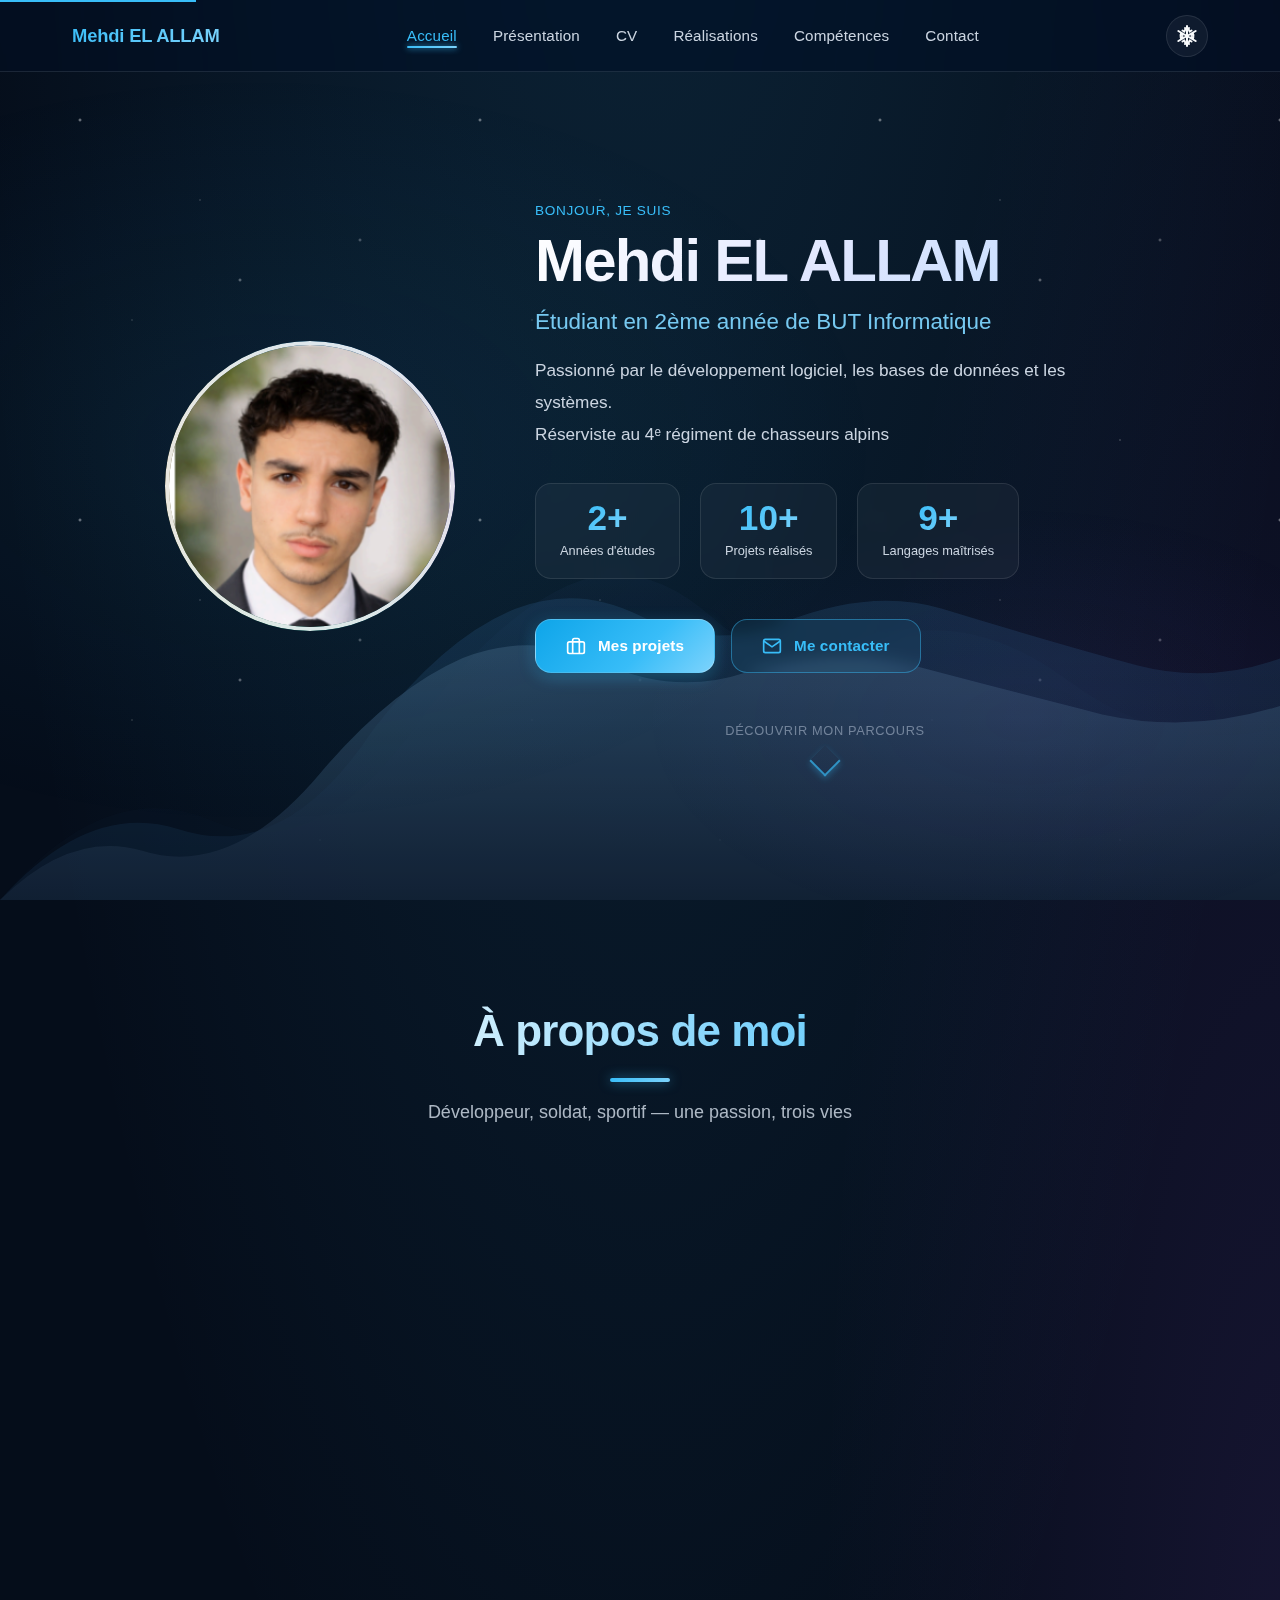
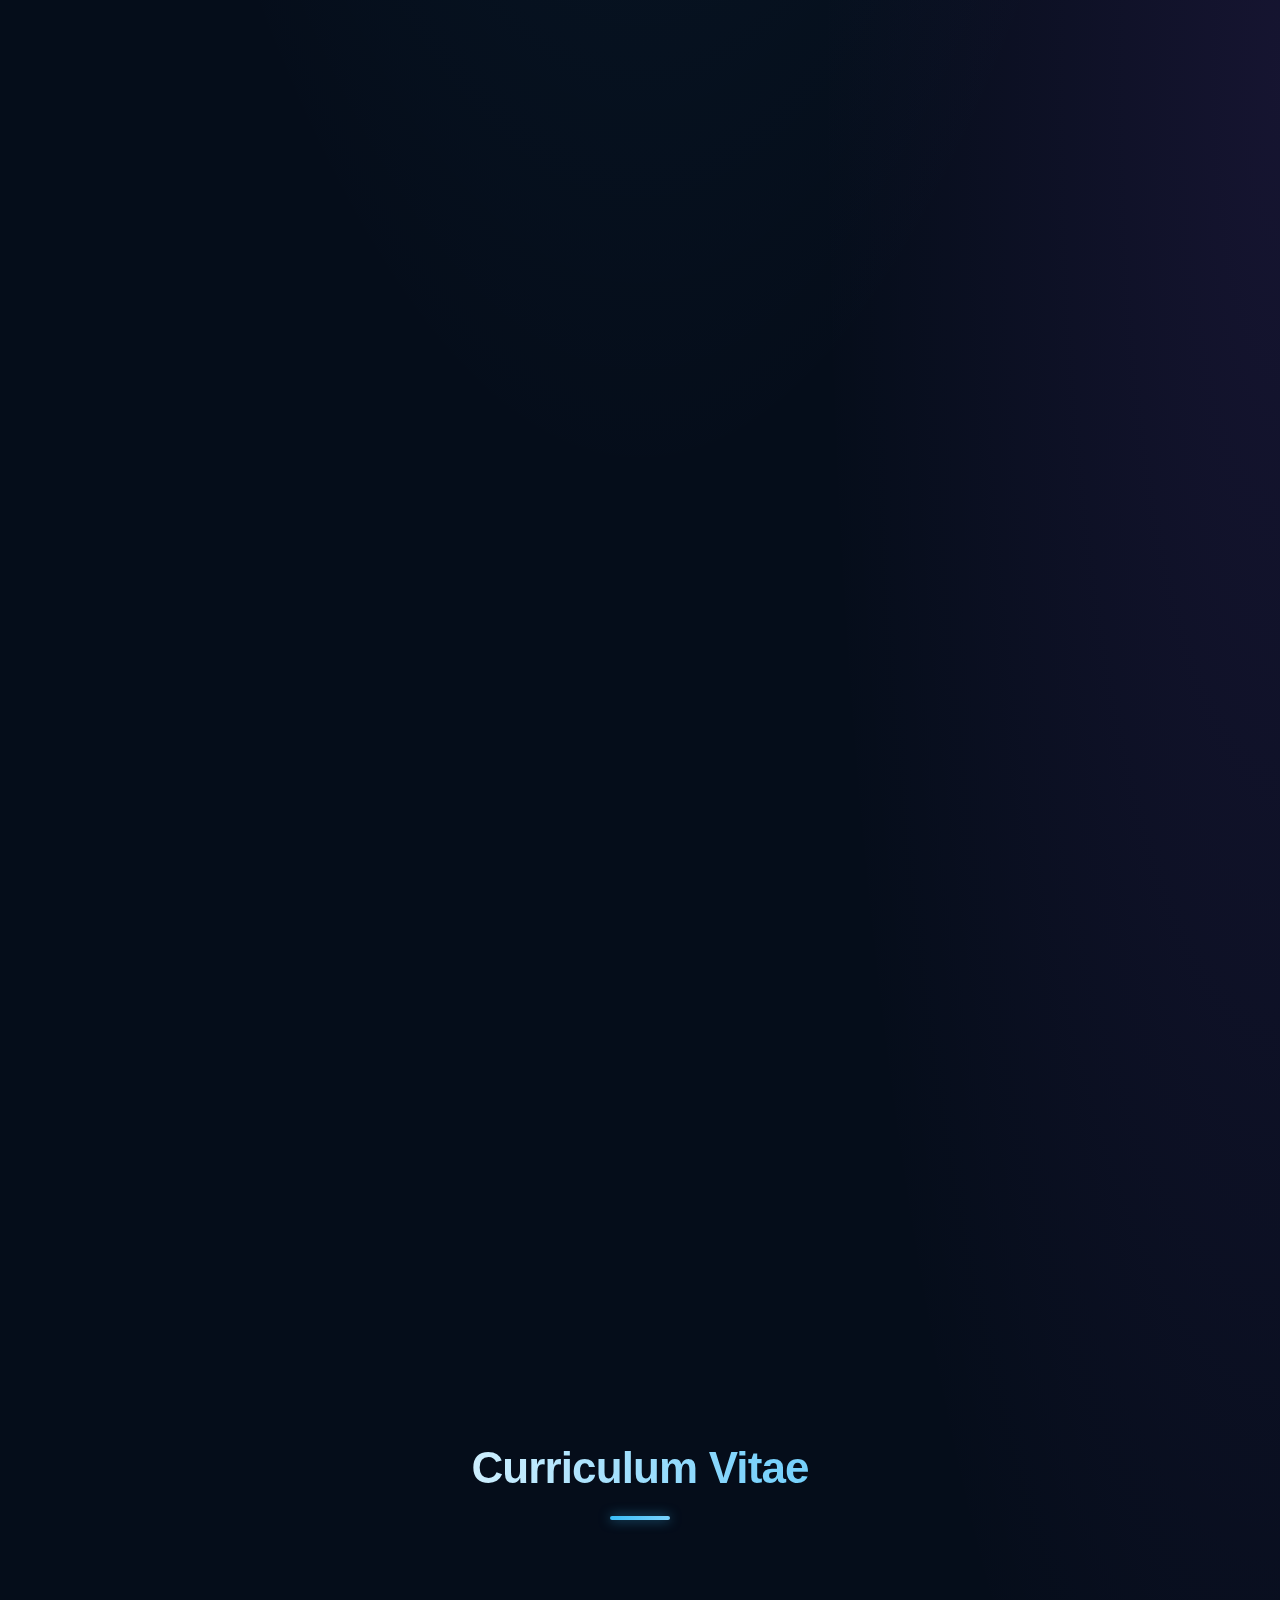
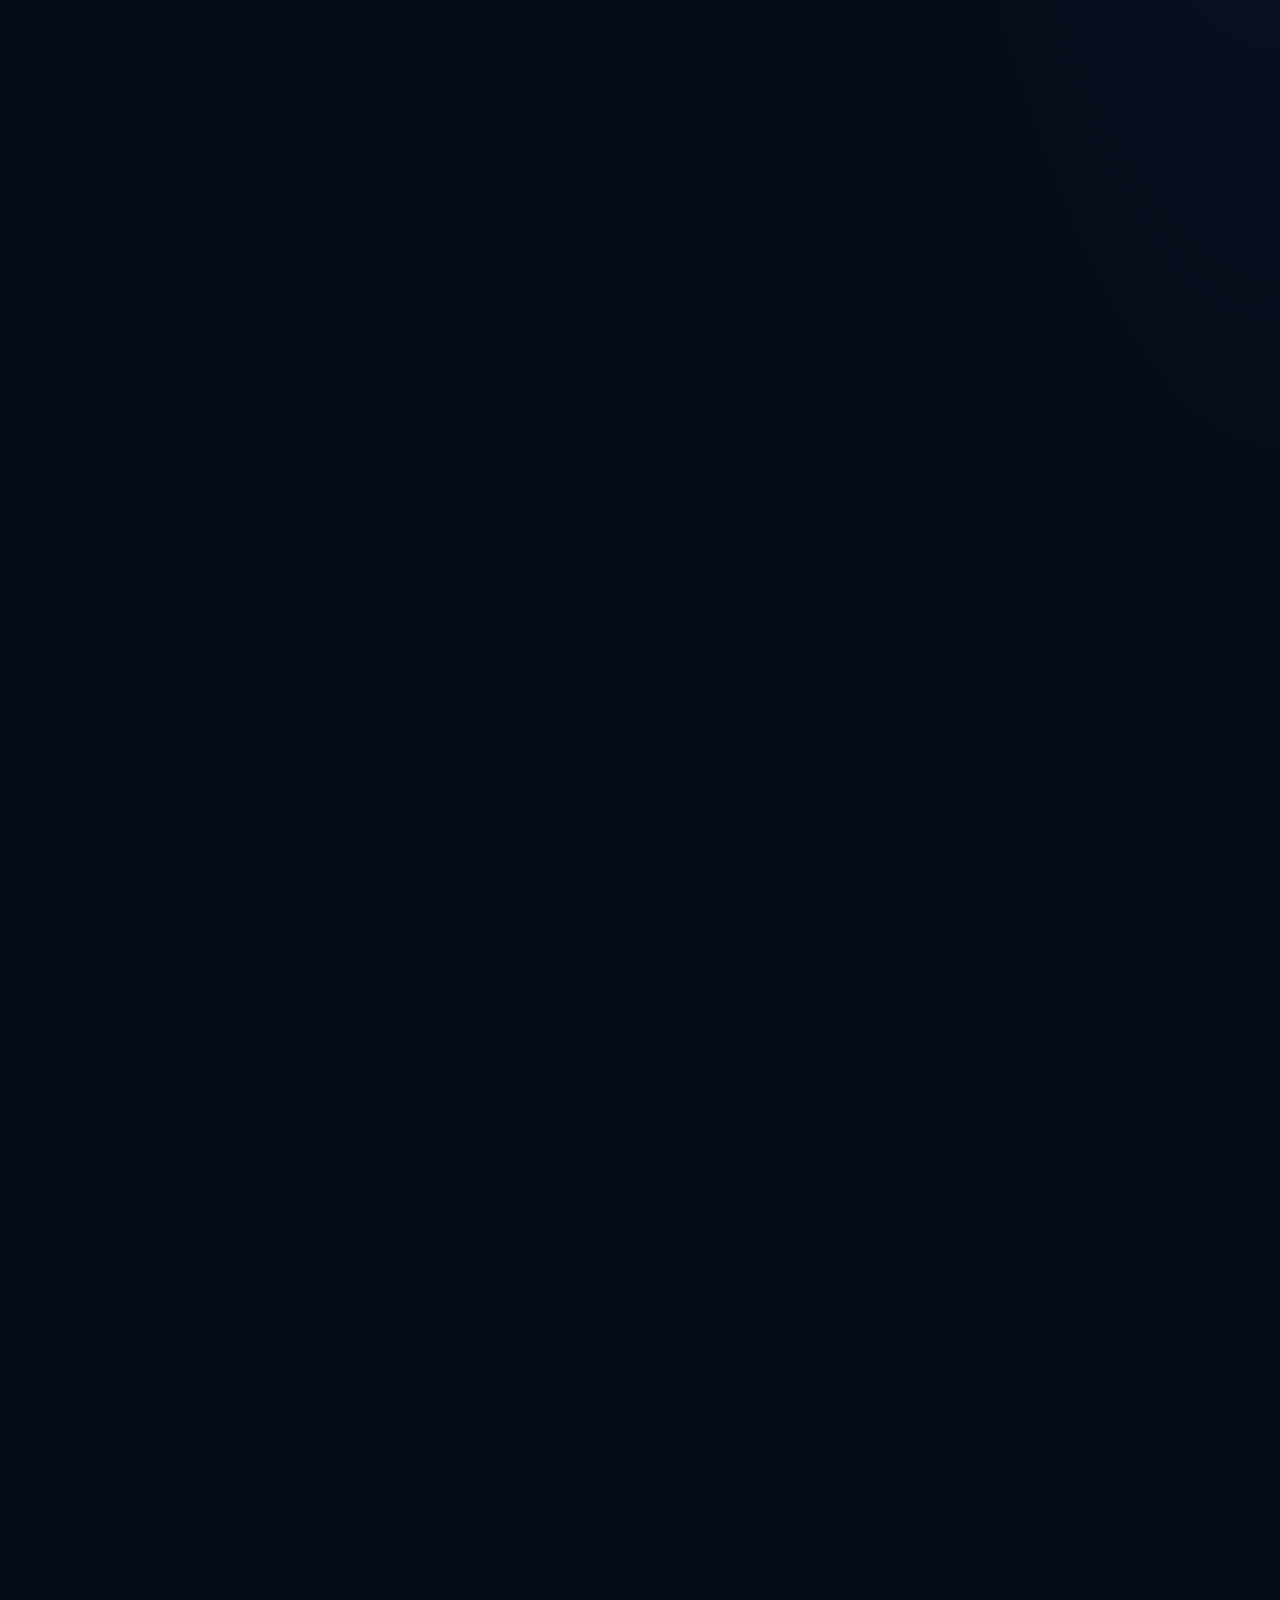
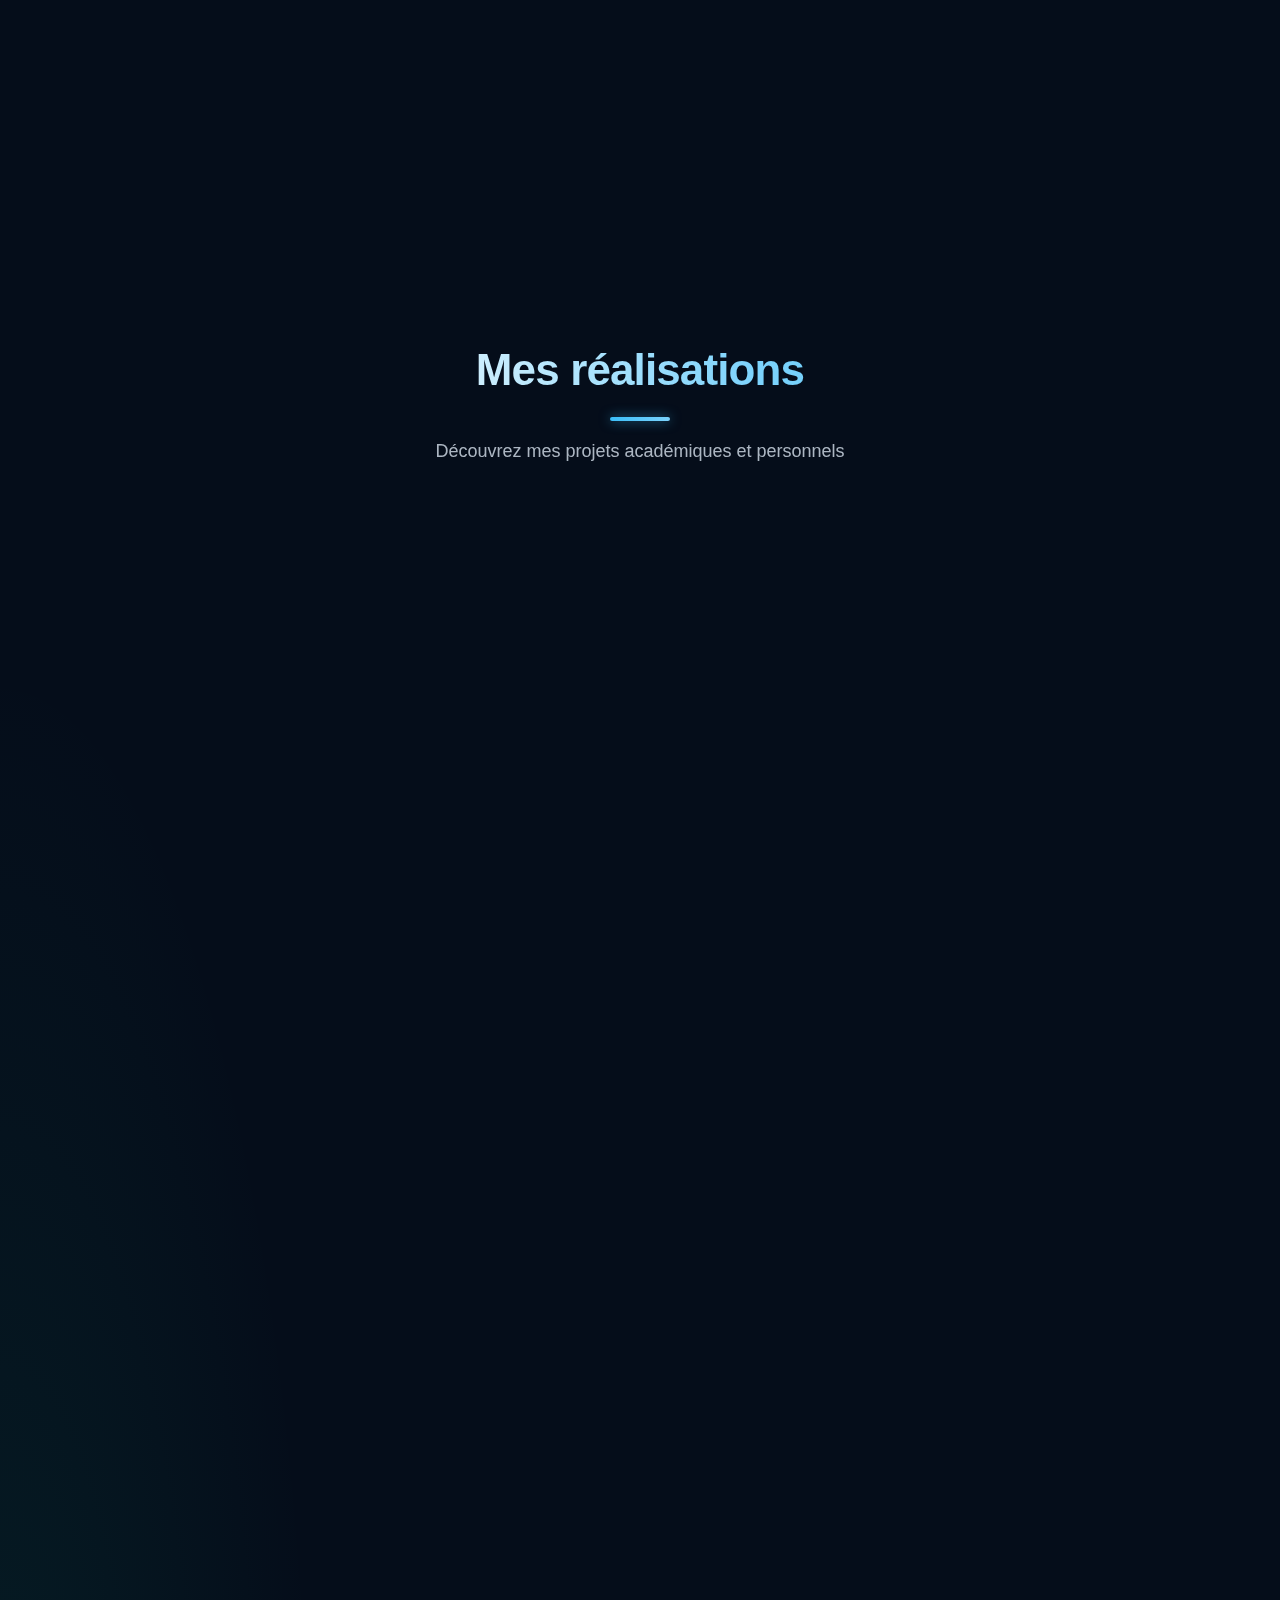
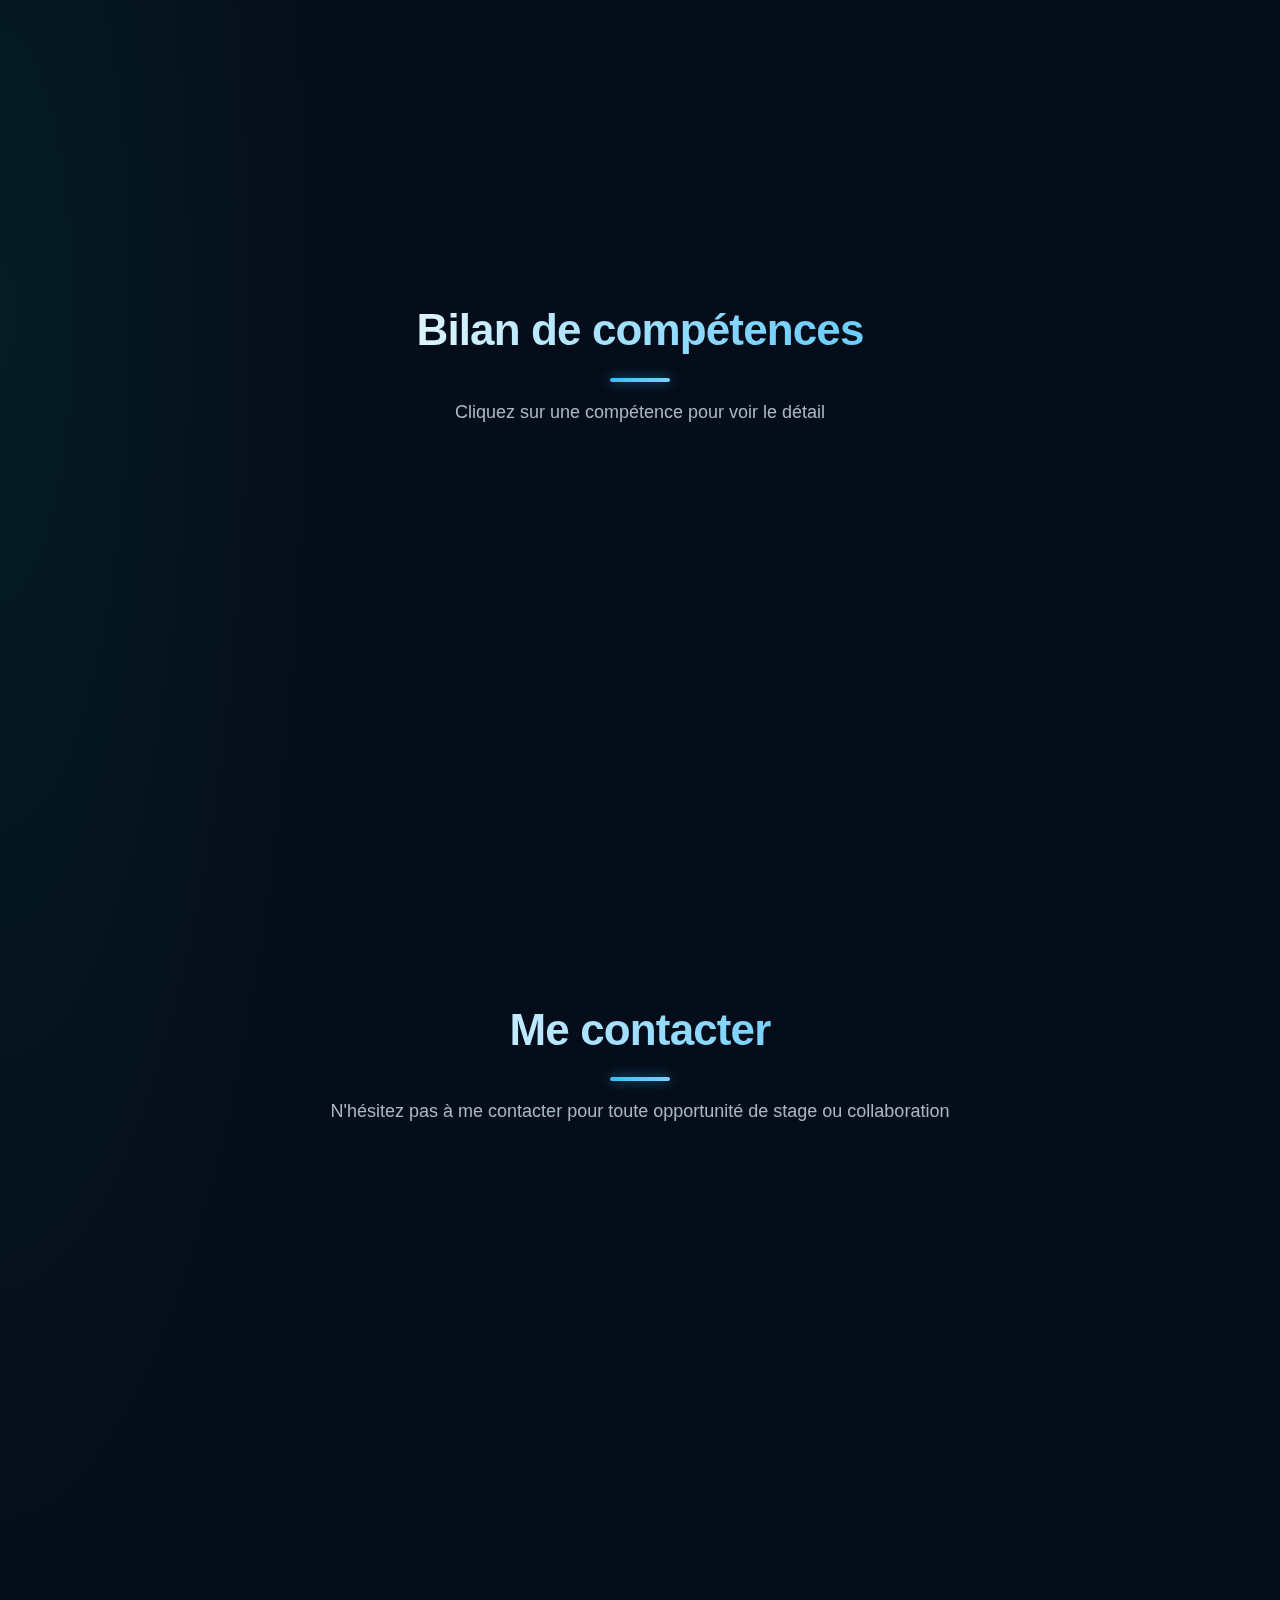
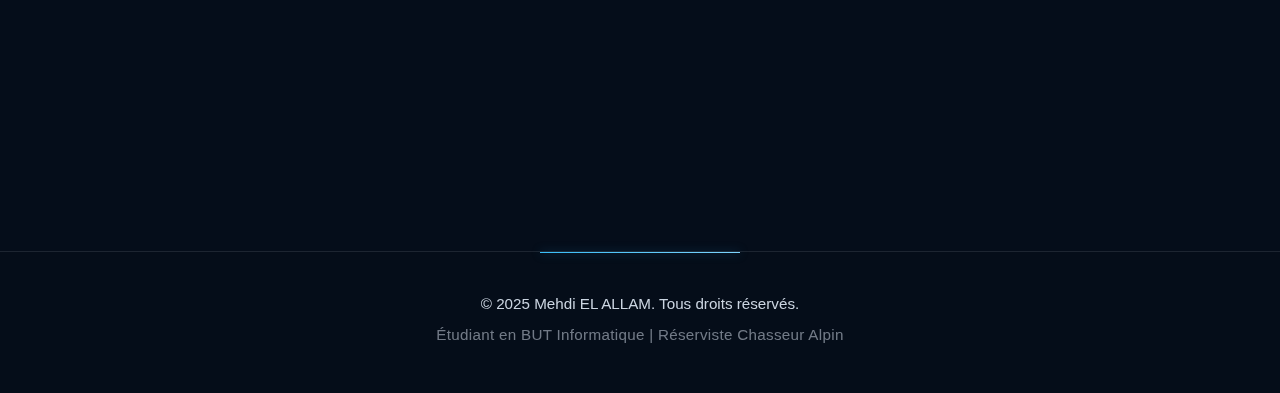
<file: PORTFOLIO/index.html>
<!DOCTYPE html>
<html lang="fr">

<head>
    <meta charset="UTF-8">
    <meta name="viewport" content="width=device-width, initial-scale=1.0">
    <meta name="description"
        content="Portfolio de Mehdi EL ALLAM - Étudiant en BUT Informatique, Réserviste Chasseur Alpin">
    <meta name="author" content="Mehdi EL ALLAM">
    <meta http-equiv="Content-Security-Policy"
        content="default-src 'self'; style-src 'self' 'unsafe-inline' https://fonts.googleapis.com; font-src 'self' https://fonts.gstatic.com; script-src 'self'; img-src 'self' data:;">
    <title>Mehdi EL ALLAM - Portfolio</title>
    <link rel="stylesheet" href="assets/css/styles.css">
    <link rel="preconnect" href="https://fonts.googleapis.com">
    <link rel="preconnect" href="https://fonts.gstatic.com" crossorigin>
    <link href="https://fonts.googleapis.com/css2?family=Poppins:wght@300;400;500;600;700&display=swap"
        rel="stylesheet">
</head>

<body>
    <!-- Navigation -->
    <nav class="navbar" id="navbar">
        <div class="container nav-container">
            <div class="logo">
                <span class="logo-text">Mehdi EL ALLAM</span>
            </div>
            <ul class="nav-menu" id="nav-menu">
                <li><a href="#accueil" class="nav-link active" data-i18n="nav.home">Accueil</a></li>
                <li><a href="#presentation" class="nav-link" data-i18n="nav.about">Présentation</a></li>
                <li><a href="#cv" class="nav-link" data-i18n="nav.cv">CV</a></li>
                <li><a href="#projets" class="nav-link" data-i18n="nav.projects">Réalisations</a></li>
                <li><a href="#competences" class="nav-link">Compétences</a></li>
                <li><a href="#contact" class="nav-link" data-i18n="nav.contact">Contact</a></li>
            </ul>
            <div class="nav-controls">
                <button class="theme-toggle-btn" id="snow-toggle" aria-label="Activer la neige">
                    <!-- Snowflake Icon -->
                    <svg xmlns="http://www.w3.org/2000/svg" width="24" height="24" viewBox="0 0 24 24" fill="none"
                        stroke="currentColor" stroke-width="2" stroke-linecap="round" stroke-linejoin="round">
                        <line x1="12" y1="2" x2="12" y2="22"></line>
                        <line x1="12" y1="2" x2="12" y2="22" transform="rotate(60 12 12)"></line>
                        <line x1="12" y1="2" x2="12" y2="22" transform="rotate(120 12 12)"></line>
                        <path d="m12 6 2-2"></path>
                        <path d="m12 6-2-2"></path>
                        <path d="m14.8 7.5 1.7-1"></path>
                        <path d="m14.8 7.5-1-1.7"></path>
                        <path d="m16.5 10.8 2 .3"></path>
                        <path d="m16.5 10.8 1.5-1.3"></path>
                        <path d="m16.5 13.2 2-.3"></path>
                        <path d="m16.5 13.2 1.5 1.3"></path>
                        <path d="m14.8 16.5 1.7 1"></path>
                        <path d="m14.8 16.5-1 1.7"></path>
                        <path d="m12 18 2 2"></path>
                        <path d="m12 18-2 2"></path>
                        <path d="m9.2 16.5-1.7 1"></path>
                        <path d="m9.2 16.5 1 1.7"></path>
                        <path d="m7.5 13.2-2-.3"></path>
                        <path d="m7.5 13.2-1.5 1.3"></path>
                        <path d="m7.5 10.8-2 .3"></path>
                        <path d="m7.5 10.8-1.5-1.3"></path>
                        <path d="m9.2 7.5-1.7-1"></path>
                        <path d="m9.2 7.5 1-1.7"></path>
                    </svg>
                </button>
                <button class="hamburger" id="hamburger" aria-label="Menu">
                    <span></span>
                    <span></span>
                    <span></span>
                </button>
            </div>
        </div>
    </nav>

    <!-- Fond de montagnes permanent sur toute la page -->
    <div class="global-mountain-background">
        <canvas id="stars-canvas"></canvas>
        <div class="mountain-layer mountain-back"></div>
        <div class="mountain-layer mountain-mid"></div>
        <div class="mountain-layer mountain-front"></div>
        <div class="snow-container" id="snow-container"></div>
    </div>

    <!-- Skieur militaire qui suit le scroll -->
    <!-- Indicateur de progression simple -->
    <div class="scroll-progress-indicator">
        <div class="progress-bar" id="scroll-progress"></div>
    </div>

    <!-- Hero Section -->
    <section id="accueil" class="hero">
        <div class="container hero-content">
            <div class="hero-profile">
                <div class="profile-image-wrapper">
                    <div class="profile-glow"></div>
                    <img src="assets/images/mehdi.jpg" alt="Mehdi EL ALLAM" class="profile-image">
                </div>
            </div>
            <div class="hero-text">
                <h1 class="hero-title">
                    <span class="greeting" data-i18n="hero.greeting">Bonjour, je suis</span>
                    <span class="name">Mehdi EL ALLAM</span>
                </h1>
                <p class="hero-subtitle" data-i18n="hero.subtitle">Étudiant en 2ème année de BUT Informatique</p>
                <p class="hero-description">
                    <span data-i18n="hero.description">Passionné par le développement logiciel, les bases de données et
                        les systèmes.</span>
                    <br><span data-i18n="hero.description2">Réserviste au 4ᵉ régiment de chasseurs alpins</span>
                </p>
                <div class="hero-stats">
                    <div class="stat-item">
                        <span class="stat-number">2+</span>
                        <span class="stat-label" data-i18n="hero.years">Années d'études</span>
                    </div>
                    <div class="stat-item">
                        <span class="stat-number">10+</span>
                        <span class="stat-label" data-i18n="hero.projects">Projets réalisés</span>
                    </div>
                    <div class="stat-item">
                        <span class="stat-number">9+</span>
                        <span class="stat-label" data-i18n="hero.languages">Langages maîtrisés</span>
                    </div>
                </div>
                <div class="hero-buttons">
                    <a href="#projets" class="btn btn-primary">
                        <svg xmlns="http://www.w3.org/2000/svg" width="20" height="20" viewBox="0 0 24 24" fill="none"
                            stroke="currentColor" stroke-width="2">
                            <rect x="2" y="7" width="20" height="14" rx="2" ry="2"></rect>
                            <path d="M16 21V5a2 2 0 0 0-2-2h-4a2 2 0 0 0-2 2v16"></path>
                        </svg>
                        <span data-i18n="hero.projects-btn">Mes projets</span>
                    </a>
                    <a href="#contact" class="btn btn-secondary">
                        <svg xmlns="http://www.w3.org/2000/svg" width="20" height="20" viewBox="0 0 24 24" fill="none"
                            stroke="currentColor" stroke-width="2">
                            <path d="M4 4h16c1.1 0 2 .9 2 2v12c0 1.1-.9 2-2 2H4c-1.1 0-2-.9-2-2V6c0-1.1.9-2 2-2z">
                            </path>
                            <polyline points="22,6 12,13 2,6"></polyline>
                        </svg>
                        <span data-i18n="hero.contact-btn">Me contacter</span>
                    </a>
                </div>
                <div class="scroll-indicator">
                    <span class="scroll-text" data-i18n="hero.scroll">Découvrir mon parcours</span>
                    <div class="scroll-arrow"></div>
                </div>
            </div>
        </div>
    </section>

    <!-- Présentation Section -->
    <section id="presentation" class="section presentation-section">
        <div class="container">
            <h2 class="section-title" data-i18n="section.about">À propos de moi</h2>
            <p class="section-subtitle">Développeur, soldat, sportif — une passion, trois vies</p>

            <div class="about-grid">

                <!-- Bio -->
                <div class="about-bio card-animate">
                    <div class="about-bio-inner">
                        <p>Tombé dans l'informatique par passion, pas par hasard. Ce qui m'attire
                            c'est la complexité : comprendre comment les systèmes fonctionnent, les démonter
                            mentalement, les reconstruire différemment.</p>
                        <p>Côté militaire, j'ai choisi la <strong>réserve alpine</strong> pas pour une ligne sur un
                            CV, mais parce que ça m'a appris à rester calme quand tout déraille. Aussi utile en mission
                            qu'en débogage à 2h du matin.</p>
                        <div class="about-tags">
                            <span class="about-tag">BUT Informatique</span>
                            <span class="about-tag">4ᵉ RCA</span>
                            <span class="about-tag">Manosque → Montpellier</span>
                        </div>
                    </div>
                </div>

                <!-- Formation timeline -->
                <div class="about-formation card-animate">
                    <div class="icon-box">
                        <svg xmlns="http://www.w3.org/2000/svg" width="28" height="28" viewBox="0 0 24 24" fill="none"
                            stroke="currentColor" stroke-width="2">
                            <path d="M22 10v6M2 10l10-5 10 5-10 5z"></path>
                            <path d="M6 12v5c3 3 9 3 12 0v-5"></path>
                        </svg>
                    </div>
                    <h3>Parcours de formation</h3>
                    <div class="timeline">
                        <div class="timeline-item">
                            <div class="timeline-dot"></div>
                            <div class="timeline-content">
                                <h4>BUT Informatique</h4>
                                <span class="timeline-date">2024 – 2027</span>
                                <p>Université de Montpellier</p>
                                <ul class="timeline-skills">
                                    <li><strong>Dev :</strong> Java, C#, Python, PHP, C</li>
                                    <li><strong>BDD :</strong> SQL, Oracle, MySQL, PL/SQL</li>
                                    <li><strong>Web :</strong> HTML, CSS, JavaScript</li>
                                    <li><strong>Outils :</strong> Git, Linux, UML, .NET, WPF</li>
                                </ul>
                            </div>
                        </div>
                        <div class="timeline-item">
                            <div class="timeline-dot"></div>
                            <div class="timeline-content">
                                <h4>Baccalauréat Général</h4>
                                <span class="timeline-date">2024</span>
                                <p>Lycée des Iscles, Manosque</p>
                                <p>SVT · Physique-Chimie · Mathématiques</p>
                            </div>
                        </div>
                        <div class="timeline-item">
                            <div class="timeline-dot timeline-dot--military"></div>
                            <div class="timeline-content">
                                <h4>Réserviste — 4ᵉ RCA</h4>
                                <span class="timeline-date"
                                    style="background: rgba(245,158,11,0.12); color: #f59e0b; border-color: rgba(245,158,11,0.3);">2023
                                    – présent</span>
                                <p>Opération Sentinelle · Formation ski militaire · BSM 2025</p>
                            </div>
                        </div>
                    </div>
                </div>

                <!-- Centres d'intérêt -->
                <div class="about-interests card-animate">
                    <div class="icon-box">
                        <svg xmlns="http://www.w3.org/2000/svg" width="28" height="28" viewBox="0 0 24 24" fill="none"
                            stroke="currentColor" stroke-width="2">
                            <path
                                d="M20.84 4.61a5.5 5.5 0 0 0-7.78 0L12 5.67l-1.06-1.06a5.5 5.5 0 0 0-7.78 7.78l1.06 1.06L12 21.23l7.78-7.78 1.06-1.06a5.5 5.5 0 0 0 0-7.78z">
                            </path>
                        </svg>
                    </div>
                    <h3>Centres d'intérêt</h3>
                    <div class="interests-visual">
                        <div class="interest-card">
                            <span class="interest-emoji">🏃</span>
                            <span>Course à pied</span>
                        </div>
                        <div class="interest-card">
                            <span class="interest-emoji">🚴</span>
                            <span>Vélo de route</span>
                        </div>
                        <div class="interest-card">
                            <span class="interest-emoji">🏊</span>
                            <span>Natation</span>
                        </div>
                        <div class="interest-card">
                            <span class="interest-emoji">🏋️</span>
                            <span>Powerlifting</span>
                        </div>
                        <div class="interest-card">
                            <span class="interest-emoji">🥊</span>
                            <span>Sports de combat</span>
                        </div>
                        <div class="interest-card">
                            <span class="interest-emoji">⛷️</span>
                            <span>Ski militaire</span>
                        </div>
                        <div class="interest-card">
                            <span class="interest-emoji">💻</span>
                            <span>Développement</span>
                        </div>
                        <div class="interest-card">
                            <span class="interest-emoji">🎮</span>
                            <span>Game Dev</span>
                        </div>
                    </div>
                </div>

                <!-- Ambitions après le BUT -->
                <div class="about-ambitions card-animate">
                    <div class="icon-box"
                        style="background: linear-gradient(135deg, rgba(168,85,247,0.2), rgba(236,72,153,0.15)); border-color: rgba(168,85,247,0.35); color: #a855f7;">
                        <svg xmlns="http://www.w3.org/2000/svg" width="28" height="28" viewBox="0 0 24 24" fill="none"
                            stroke="currentColor" stroke-width="2">
                            <polygon
                                points="12 2 15.09 8.26 22 9.27 17 14.14 18.18 21.02 12 17.77 5.82 21.02 7 14.14 2 9.27 8.91 8.26 12 2">
                            </polygon>
                        </svg>
                    </div>
                    <h3
                        style="background: linear-gradient(135deg, #a855f7, #ec4899); -webkit-background-clip: text; -webkit-text-fill-color: transparent; background-clip: text;">
                        Ambitions après le BUT</h3>
                    <div class="ambitions-list">
                        <div class="ambition-item">
                            <div class="ambition-icon">🚀</div>
                            <div>
                                <h4>Ingénieur logiciel</h4>
                                <p>Continuer en Master ou école d'ingénieurs (INP, Polytech…) avec une spécialisation en
                                    développement backend ou systèmes embarqués.</p>
                            </div>
                        </div>
                        <div class="ambition-item">
                            <div class="ambition-icon">🌍</div>
                            <div>
                                <h4>Expérience internationale</h4>
                                <p>Travailler à l'international ou intégrer une startup innovante, idéalement dans la
                                    cybersécurité ou le développement de jeux vidéo.</p>
                            </div>
                        </div>
                        <div class="ambition-item">
                            <div class="ambition-icon">🪖</div>
                            <div>
                                <h4>Officier de réserve</h4>
                                <p>Progresser dans la réserve militaire et combiner expertise technique avec engagement
                                    citoyen.</p>
                            </div>
                        </div>
                    </div>
                </div>

            </div>
        </div>
    </section>

    <!-- CV Section -->
    <section id="cv" class="section cv-section">
        <div class="container">
            <h2 class="section-title">Curriculum Vitae</h2>

            <div class="cv-content">
                <div class="cv-header card-animate">
                    <div class="cv-profile">
                        <div class="cv-avatar">
                            <span>ME</span>
                        </div>
                        <div class="cv-info">
                            <h3>Mehdi EL ALLAM</h3>
                            <p class="cv-role">Étudiant en 2ème année de BUT Informatique</p>
                            <p class="cv-status">En recherche de stage</p>
                        </div>
                    </div>
                    <div class="cv-actions">
                        <a href="assets/documents/cv_mehdi.pdf" download class="btn btn-primary"
                            aria-label="Télécharger le CV">
                            <svg xmlns="http://www.w3.org/2000/svg" width="20" height="20" viewBox="0 0 24 24"
                                fill="none" stroke="currentColor" stroke-width="2">
                                <path d="M21 15v4a2 2 0 0 1-2 2H5a2 2 0 0 1-2-2v-4"></path>
                                <polyline points="7 10 12 15 17 10"></polyline>
                                <line x1="12" y1="15" x2="12" y2="3"></line>
                            </svg>
                            Télécharger le CV
                        </a>
                        <div class="cv-links">
                            <a href="https://www.linkedin.com/in/mehdi-el-allam-73b5432b9" target="_blank"
                                rel="noopener noreferrer" class="social-link" aria-label="LinkedIn">
                                <svg xmlns="http://www.w3.org/2000/svg" width="24" height="24" viewBox="0 0 24 24"
                                    fill="currentColor">
                                    <path
                                        d="M19 0h-14c-2.761 0-5 2.239-5 5v14c0 2.761 2.239 5 5 5h14c2.762 0 5-2.239 5-5v-14c0-2.761-2.238-5-5-5zm-11 19h-3v-11h3v11zm-1.5-12.268c-.966 0-1.75-.79-1.75-1.764s.784-1.764 1.75-1.764 1.75.79 1.75 1.764-.783 1.764-1.75 1.764zm13.5 12.268h-3v-5.604c0-3.368-4-3.113-4 0v5.604h-3v-11h3v1.765c1.396-2.586 7-2.777 7 2.476v6.759z" />
                                </svg>
                            </a>
                            <a href="https://gitlabinfo.iutmontp.univ-montp2.fr/elallamm1" target="_blank"
                                rel="noopener noreferrer" class="social-link" aria-label="GitLab">
                                <svg xmlns="http://www.w3.org/2000/svg" width="24" height="24" viewBox="0 0 24 24"
                                    fill="none" stroke="currentColor" stroke-width="2" stroke-linecap="round"
                                    stroke-linejoin="round">
                                    <path
                                        d="M22.65 14.39L12 22.13 1.35 14.39a.84.84 0 0 1-.3-.94l1.22-3.78 2.44-7.51A.42.42 0 0 1 4.82 2a.43.43 0 0 1 .58 0 .42.42 0 0 1 .11.18l2.44 7.49h8.1l2.44-7.51A.42.42 0 0 1 18.6 2a.43.43 0 0 1 .58 0 .42.42 0 0 1 .11.18l2.44 7.51L23 13.45a.84.84 0 0 1-.35.94z">
                                    </path>
                                </svg>
                            </a>
                        </div>
                    </div>
                </div>

                <div class="cv-grid">
                    <!-- Compétences techniques -->
                    <div class="cv-card card-animate">
                        <h3 class="cv-card-title">Compétences techniques</h3>
                        <div class="skills-category">
                            <h4>Langages de programmation</h4>
                            <div class="skill-tags">
                                <span class="skill-tag">Pascal</span>
                                <span class="skill-tag">C#</span>
                                <span class="skill-tag">Python</span>
                                <span class="skill-tag">R</span>
                                <span class="skill-tag">SQL</span>
                                <span class="skill-tag">HTML</span>
                                <span class="skill-tag">PHP</span>
                                <span class="skill-tag">C</span>
                                <span class="skill-tag">Java</span>
                            </div>
                        </div>
                        <div class="skills-category">
                            <h4>Frameworks et outils</h4>
                            <div class="skill-tags">
                                <span class="skill-tag">.NET</span>
                                <span class="skill-tag">WPF</span>
                                <span class="skill-tag">UML</span>
                                <span class="skill-tag">Visual Paradigm</span>
                                <span class="skill-tag">JDBC</span>
                                <span class="skill-tag">Hibernate</span>
                            </div>
                        </div>
                        <div class="skills-category">
                            <h4>Bases de données</h4>
                            <div class="skill-tags">
                                <span class="skill-tag">Oracle</span>
                                <span class="skill-tag">SQL Developer</span>
                                <span class="skill-tag">PL/SQL</span>
                                <span class="skill-tag">SQL Server</span>
                                <span class="skill-tag">MySQL</span>
                            </div>
                        </div>
                        <div class="skills-category">
                            <h4>Systèmes et réseaux</h4>
                            <div class="skill-tags">
                                <span class="skill-tag">Linux</span>
                                <span class="skill-tag">Windows Server</span>
                                <span class="skill-tag">WireShark</span>
                            </div>
                        </div>
                        <div class="skills-category">
                            <h4>Outils de développement</h4>
                            <div class="skill-tags">
                                <span class="skill-tag">Visual Studio</span>
                                <span class="skill-tag">VS Code</span>
                                <span class="skill-tag">Git</span>
                                <span class="skill-tag">MySQL Workbench</span>
                            </div>
                        </div>
                    </div>

                    <!-- Formation -->
                    <div class="cv-card card-animate">
                        <h3 class="cv-card-title">Formation</h3>
                        <div class="cv-item">
                            <h4>BUT Informatique</h4>
                            <span class="cv-date">2024 - 2027</span>
                            <p>Université de Montpellier</p>
                        </div>
                        <div class="cv-item">
                            <h4>Baccalauréat Général</h4>
                            <span class="cv-date">2024</span>
                            <p>Spécialités : SVT, Physique-Chimie, Mathématiques complémentaires</p>
                            <p>Lycée des Iscles, Manosque (04100)</p>
                        </div>
                        <div class="cv-item">
                            <h4>Permis B</h4>
                            <span class="cv-date">2024</span>
                        </div>

                    </div>

                    <!-- Certifications & Événements -->
                    <div class="cv-card card-animate">
                        <h3 class="cv-card-title">Certifications & Événements</h3>
                        <div class="cv-item">
                            <h4>Nuit de l'Info 2024</h4>
                            <span class="cv-date">Décembre 2024</span>
                            <p>Défi national de programmation</p>
                            <p style="margin-top: 0.5rem;">
                                <a href="https://openbadgefactory.com/obv3/credentials/cc210053ed445de3c3a4c26d6d1c9444c7c31196"
                                    target="_blank" rel="noopener noreferrer" class="btn btn-secondary btn-small"
                                    style="width: 100%; justify-content: center; margin-top: 0.5rem;">
                                    <svg xmlns="http://www.w3.org/2000/svg" width="16" height="16" viewBox="0 0 24 24"
                                        fill="none" stroke="currentColor" stroke-width="2"
                                        style="margin-right: 0.5rem;">
                                        <path
                                            d="M12 2l3.09 6.26L22 9.27l-5 4.87 1.18 6.88L12 17.77l-6.18 3.25L7 14.14 2 9.27l6.91-1.01L12 2z">
                                        </path>
                                    </svg>
                                    Voir le badge
                                </a>
                            </p>
                        </div>
                    </div>

                    <!-- Parcours professionnel -->
                    <div class="cv-card card-animate">
                        <h3 class="cv-card-title">Parcours professionnel & Militaire</h3>
                        <div class="cv-item">
                            <h4>Réserviste - 4ᵉ Régiment de Chasseurs Alpins</h4>
                            <span class="cv-date">2023 – présent</span>
                            <ul>
                                <li>Opération Sentinelle en Île-de-France (2024-2025)</li>
                                <li>BSM (Brevet de Skieur Militaire) - 2025</li>
                            </ul>
                        </div>
                        <div class="cv-item">
                            <h4>Travail en menuiserie</h4>
                            <span class="cv-date">2023 – présent</span>
                            <p>Activité professionnelle en parallèle des études</p>
                        </div>
                        <div class="cv-item">
                            <h4>Vendeur en Boulangerie</h4>
                            <span class="cv-date">2022 - 2024</span>
                        </div>
                    </div>

                    <!-- Centres d'intérêt -->
                    <div class="cv-card card-animate">
                        <h3 class="cv-card-title">Centres d'intérêt</h3>
                        <div class="interests">
                            <div class="interest-item">
                                <svg xmlns="http://www.w3.org/2000/svg" width="24" height="24" viewBox="0 0 24 24"
                                    fill="none" stroke="currentColor" stroke-width="2">
                                    <circle cx="12" cy="12" r="10"></circle>
                                    <path d="M12 6v6l4 2"></path>
                                </svg>
                                <span>Course à pied</span>
                            </div>
                            <div class="interest-item">
                                <svg xmlns="http://www.w3.org/2000/svg" width="24" height="24" viewBox="0 0 24 24"
                                    fill="none" stroke="currentColor" stroke-width="2">
                                    <circle cx="12" cy="12" r="10"></circle>
                                </svg>
                                <span>Vélo de route</span>
                            </div>
                            <div class="interest-item">
                                <svg xmlns="http://www.w3.org/2000/svg" width="24" height="24" viewBox="0 0 24 24"
                                    fill="none" stroke="currentColor" stroke-width="2">
                                    <path d="M2 12h20"></path>
                                    <path d="M2 6h20"></path>
                                    <path d="M2 18h20"></path>
                                </svg>
                                <span>Natation</span>
                            </div>
                            <div class="interest-item">
                                <svg xmlns="http://www.w3.org/2000/svg" width="24" height="24" viewBox="0 0 24 24"
                                    fill="none" stroke="currentColor" stroke-width="2">
                                    <path d="M12 2L2 7l10 5 10-5-10-5z"></path>
                                </svg>
                                <span>Powerlifting</span>
                            </div>
                            <div class="interest-item">
                                <svg xmlns="http://www.w3.org/2000/svg" width="24" height="24" viewBox="0 0 24 24"
                                    fill="none" stroke="currentColor" stroke-width="2">
                                    <path
                                        d="M12 2l3.09 6.26L22 9.27l-5 4.87 1.18 6.88L12 17.77l-6.18 3.25L7 14.14 2 9.27l6.91-1.01L12 2z">
                                    </path>
                                </svg>
                                <span>Sports de combat</span>
                            </div>
                        </div>
                    </div>
                </div>
            </div>
        </div>
    </section>

    <!-- Projets Section -->
    <section id="projets" class="section projects-section">
        <div class="container">
            <h2 class="section-title" data-i18n="section.projects">Mes réalisations</h2>
            <p class="section-subtitle" data-i18n="section.projects-subtitle">Découvrez mes projets académiques et
                personnels</p>

            <div class="projects-grid">
                <!-- Projet 1 -->
                <article class="project-card card-animate">
                    <div class="project-image">
                        <img src="assets/images/game-project.jpg" alt="Jeu Vidéo 2D">
                        <div class="project-overlay">
                            <a href="projet-jeu-video.html" class="btn btn-small">Voir le projet</a>
                        </div>
                    </div>
                    <div class="project-content">
                        <h3>Développement d'un jeu vidéo 2D</h3>
                        <p class="project-type">SAÉ S2 - Projet académique</p>
                        <p class="project-description">
                            Réalisation d'un jeu rétro 2D avec conception UML complète, développement sous Visual
                            Studio
                            et WPF, gestion de version avec Git/GitHub.
                        </p>
                        <div class="project-tags">
                            <span class="tag">C#</span>
                            <span class="tag">WPF</span>
                            <span class="tag">.NET</span>
                            <span class="tag">UML</span>
                            <span class="tag">Git</span>
                        </div>
                    </div>
                </article>

                <!-- Projet 2 -->
                <article class="project-card card-animate">
                    <div class="project-image">
                        <img src="assets/images/database-project.jpg" alt="Base de Données">
                        <div class="project-overlay">
                            <a href="projet-base-donnees.html" class="btn btn-small">Voir le projet</a>
                        </div>
                    </div>
                    <div class="project-content">
                        <h3>Conception de base de données relationnelle</h3>
                        <p class="project-type">SAÉ S3 - Projet académique</p>
                        <p class="project-description">
                            Conception et interrogation d'une base de données relationnelle complète à partir d'un
                            cahier des charges, avec modélisation UML et requêtes SQL avancées.
                        </p>
                        <div class="project-tags">
                            <span class="tag">MySQL</span>
                            <span class="tag">SQL</span>
                            <span class="tag">UML</span>
                            <span class="tag">Modélisation</span>
                        </div>
                    </div>
                </article>

                <!-- Projet 3 -->
                <article class="project-card card-animate">
                    <div class="project-image">
                        <img src="assets/images/web-project.jpg" alt="Sites Web">
                        <div class="project-overlay">
                            <a href="projet-sites-web.html" class="btn btn-small">Voir le projet</a>
                        </div>
                    </div>
                    <div class="project-content">
                        <h3>Création de sites web responsives</h3>
                        <p class="project-type">SAÉ S1 & S2 - Projets académiques</p>
                        <p class="project-description">
                            Développement de sites web responsives avec WordPress et HTML/CSS/JavaScript,
                            optimisés pour ordinateurs et mobiles.
                        </p>
                        <div class="project-tags">
                            <span class="tag">HTML</span>
                            <span class="tag">CSS</span>
                            <span class="tag">JavaScript</span>
                            <span class="tag">WordPress</span>
                            <span class="tag">Responsive</span>
                        </div>
                    </div>
                </article>

                <!-- Projet 4 : Enchères -->
                <article class="project-card card-animate">
                    <div class="project-image">
                        <img src="assets/images/database-project.jpg" alt="Application d'Enchères Électroniques">
                        <div class="project-overlay">
                            <a href="projet-enchere.html" class="btn btn-small">Voir le projet</a>
                        </div>
                    </div>
                    <div class="project-content">
                        <h3>Application d'Enchères Électroniques</h3>
                        <p class="project-type">SAÉ S3.B.01 — Projet académique en binôme</p>
                        <p class="project-description">
                            Système client-serveur d'enchères à plis fermés (protocole Vickrey). Architecture
                            hybride : sockets TCP Java pour le protocole sécurisé, Spring Boot pour l'interface web.
                            Réalisé en méthode Agile Scrum sur 5 sprints.
                        </p>
                        <div class="project-tags">
                            <span class="tag">Java</span>
                            <span class="tag">Spring Boot</span>
                            <span class="tag">TCP Sockets</span>
                            <span class="tag">Cryptographie</span>
                            <span class="tag">Scrum</span>
                        </div>
                    </div>
                </article>

            </div>
        </div>
    </section>


    <!-- Compétences Section -->
    <section id="competences" class="section">
        <div class="container">
            <h2 class="section-title">Bilan de compétences</h2>
            <p class="section-subtitle">Cliquez sur une compétence pour voir le détail</p>

            <div class="competences-grid">
                <!-- Compétence 1 -->
                <a href="competences.html" class="comp-card card-animate">
                    <div class="comp-icon-wrapper" style="color: #38bdf8; background: rgba(56, 189, 248, 0.1);">
                        <svg xmlns="http://www.w3.org/2000/svg" width="24" height="24" viewBox="0 0 24 24" fill="none" stroke="currentColor" stroke-width="2">
                            <line x1="16" y1="18" x2="22" y2="12"></line>
                            <line x1="22" y1="12" x2="16" y2="6"></line>
                            <line x1="8" y1="6" x2="2" y2="12"></line>
                            <line x1="2" y1="12" x2="8" y2="18"></line>
                        </svg>
                    </div>
                    <div class="comp-content">
                        <span class="comp-tech-tags">C#, Java, PHP</span>
                        <h3 class="comp-title">Réaliser un Développement d'Application</h3>
                    </div>
                    <div class="comp-arrow">→</div>
                </a>

                <!-- Compétence 2 -->
                <a href="competences.html" class="comp-card card-animate">
                    <div class="comp-icon-wrapper" style="color: #fca5a5; background: rgba(252, 165, 165, 0.1);">
                        <svg xmlns="http://www.w3.org/2000/svg" width="24" height="24" viewBox="0 0 24 24" fill="none" stroke="currentColor" stroke-width="2">
                            <polygon points="13 2 3 14 12 14 11 22 21 10 12 10 13 2"></polygon>
                        </svg>
                    </div>
                    <div class="comp-content">
                        <span class="comp-tech-tags">Algorithmique, Complexité</span>
                        <h3 class="comp-title">Optimiser des Applications</h3>
                    </div>
                    <div class="comp-arrow">→</div>
                </a>

                <!-- Compétence 3 -->
                <a href="competences.html" class="comp-card card-animate">
                    <div class="comp-icon-wrapper" style="color: #a855f7; background: rgba(168, 85, 247, 0.1);">
                        <svg xmlns="http://www.w3.org/2000/svg" width="24" height="24" viewBox="0 0 24 24" fill="none" stroke="currentColor" stroke-width="2">
                            <rect x="2" y="2" width="20" height="8" rx="2" ry="2"></rect>
                            <rect x="2" y="14" width="20" height="8" rx="2" ry="2"></rect>
                            <line x1="6" y1="6" x2="6.01" y2="6"></line>
                            <line x1="6" y1="18" x2="6.01" y2="18"></line>
                        </svg>
                    </div>
                    <div class="comp-content">
                        <span class="comp-tech-tags">Linux, Réseaux, Serveurs</span>
                        <h3 class="comp-title">Administrer des Systèmes Complexes</h3>
                    </div>
                    <div class="comp-arrow">→</div>
                </a>

                <!-- Compétence 4 -->
                <a href="competences.html" class="comp-card card-animate">
                    <div class="comp-icon-wrapper" style="color: #f59e0b; background: rgba(245, 158, 11, 0.1);">
                        <svg xmlns="http://www.w3.org/2000/svg" width="24" height="24" viewBox="0 0 24 24" fill="none" stroke="currentColor" stroke-width="2">
                            <ellipse cx="12" cy="5" rx="9" ry="3"></ellipse>
                            <path d="M21 12c0 1.66-4 3-9 3s-9-1.34-9-3"></path>
                            <path d="M3 5v14c0 1.66 4 3 9 3s9-1.34 9-3V5"></path>
                        </svg>
                    </div>
                    <div class="comp-content">
                        <span class="comp-tech-tags">SQL, Oracle, MySQL</span>
                        <h3 class="comp-title">Gérer des Données de l'Information</h3>
                    </div>
                    <div class="comp-arrow">→</div>
                </a>

                <!-- Compétence 5 -->
                <a href="competences.html" class="comp-card card-animate">
                    <div class="comp-icon-wrapper" style="color: #10b981; background: rgba(16, 185, 129, 0.1);">
                        <svg xmlns="http://www.w3.org/2000/svg" width="24" height="24" viewBox="0 0 24 24" fill="none" stroke="currentColor" stroke-width="2">
                            <path d="M14 2H6a2 2 0 0 0-2 2v16a2 2 0 0 0 2 2h12a2 2 0 0 0 2-2V8z"></path>
                            <polyline points="14 2 14 8 20 8"></polyline>
                            <line x1="16" y1="13" x2="8" y2="13"></line>
                            <line x1="16" y1="17" x2="8" y2="17"></line>
                            <polyline points="10 9 9 9 8 9"></polyline>
                        </svg>
                    </div>
                    <div class="comp-content">
                        <span class="comp-tech-tags">Agile, Scrum, Trello</span>
                        <h3 class="comp-title">Conduire un Projet</h3>
                    </div>
                    <div class="comp-arrow">→</div>
                </a>

                <!-- Compétence 6 -->
                <a href="competences.html" class="comp-card card-animate">
                    <div class="comp-icon-wrapper" style="color: #ec4899; background: rgba(236, 72, 153, 0.1);">
                        <svg xmlns="http://www.w3.org/2000/svg" width="24" height="24" viewBox="0 0 24 24" fill="none" stroke="currentColor" stroke-width="2">
                            <path d="M17 21v-2a4 4 0 0 0-4-4H5a4 4 0 0 0-4 4v2"></path>
                            <circle cx="9" cy="7" r="4"></circle>
                            <path d="M23 21v-2a4 4 0 0 0-3-3.87"></path>
                            <path d="M16 3.13a4 4 0 0 1 0 7.75"></path>
                        </svg>
                    </div>
                    <div class="comp-content">
                        <span class="comp-tech-tags">Git, Communication</span>
                        <h3 class="comp-title">Collaborer au Sein d'une Équipe</h3>
                    </div>
                    <div class="comp-arrow">→</div>
                </a>
            </div>
        </div>
    </section>

    <!-- Contact Section -->
    <section id="contact" class="section contact-section">
        <div class="container">
            <h2 class="section-title" data-i18n="section.contact">Me contacter</h2>
            <p class="section-subtitle" data-i18n="section.contact-subtitle">N'hésitez pas à me contacter pour toute
                opportunité de stage ou collaboration</p>

            <div class="contact-content">
                <div class="contact-info card-animate">
                    <div class="contact-item">
                        <svg xmlns="http://www.w3.org/2000/svg" width="24" height="24" viewBox="0 0 24 24" fill="none"
                            stroke="currentColor" stroke-width="2">
                            <path d="M4 4h16c1.1 0 2 .9 2 2v12c0 1.1-.9 2-2 2H4c-1.1 0-2-.9-2-2V6c0-1.1.9-2 2-2z">
                            </path>
                            <polyline points="22,6 12,13 2,6"></polyline>
                        </svg>
                        <div>
                            <h4 data-i18n="contact.email">Email</h4>
                            <a href="mailto:Mehdi.el-hallam@etu.umontpellier.fr">Mehdi.el-hallam@etu.umontpellier.fr</a>
                        </div>
                    </div>

                    <div class="contact-item">
                        <svg xmlns="http://www.w3.org/2000/svg" width="24" height="24" viewBox="0 0 24 24" fill="none"
                            stroke="currentColor" stroke-width="2">
                            <path d="M21 10c0 7-9 13-9 13s-9-6-9-13a9 9 0 0 1 18 0z"></path>
                            <circle cx="12" cy="10" r="3"></circle>
                        </svg>
                        <div>
                            <h4 data-i18n="contact.location">Localisation</h4>
                            <p>Montpellier (34000) / Manosque (04100)</p>
                        </div>
                    </div>

                    <div class="contact-item">
                        <svg xmlns="http://www.w3.org/2000/svg" width="24" height="24" viewBox="0 0 24 24" fill="none"
                            stroke="currentColor" stroke-width="2">
                            <rect x="2" y="7" width="20" height="14" rx="2" ry="2"></rect>
                            <path d="M16 21V5a2 2 0 0 0-2-2h-4a2 2 0 0 0-2 2v16"></path>
                        </svg>
                        <div>
                            <h4 data-i18n="contact.availability">Disponibilité</h4>
                            <p data-i18n="contact.stage">Stage : 20 avril - 29 juin 2026 (10-12 semaines)</p>
                        </div>
                    </div>

                    <div class="social-links-contact">
                        <a href="https://www.linkedin.com/in/mehdi-el-allam-73b5432b9" target="_blank"
                            rel="noopener noreferrer" class="social-btn" aria-label="LinkedIn">
                            <svg xmlns="http://www.w3.org/2000/svg" width="24" height="24" viewBox="0 0 24 24"
                                fill="currentColor">
                                <path
                                    d="M19 0h-14c-2.761 0-5 2.239-5 5v14c0 2.761 2.239 5 5 5h14c2.762 0 5-2.239 5-5v-14c0-2.761-2.238-5-5-5zm-11 19h-3v-11h3v11zm-1.5-12.268c-.966 0-1.75-.79-1.75-1.764s.784-1.764 1.75-1.764 1.75.79 1.75 1.764-.783 1.764-1.75 1.764zm13.5 12.268h-3v-5.604c0-3.368-4-3.113-4 0v5.604h-3v-11h3v1.765c1.396-2.586 7-2.777 7 2.476v6.759z" />
                            </svg>
                            LinkedIn
                        </a>
                        <a href="https://gitlabinfo.iutmontp.univ-montp2.fr/elallamm1" target="_blank"
                            rel="noopener noreferrer" class="social-btn" aria-label="GitLab">
                            <svg xmlns="http://www.w3.org/2000/svg" width="24" height="24" viewBox="0 0 24 24"
                                fill="none" stroke="currentColor" stroke-width="2" stroke-linecap="round"
                                stroke-linejoin="round">
                                <path
                                    d="M22.65 14.39L12 22.13 1.35 14.39a.84.84 0 0 1-.3-.94l1.22-3.78 2.44-7.51A.42.42 0 0 1 4.82 2a.43.43 0 0 1 .58 0 .42.42 0 0 1 .11.18l2.44 7.49h8.1l2.44-7.51A.42.42 0 0 1 18.6 2a.43.43 0 0 1 .58 0 .42.42 0 0 1 .11.18l2.44 7.51L23 13.45a.84.84 0 0 1-.35.94z">
                                </path>
                            </svg>
                            GitLab
                        </a>
                    </div>
                </div>
            </div>
        </div>
    </section>

    <!-- Footer -->
    <footer class="footer">
        <div class="container">
            <div class="footer-content">
                <p>&copy; 2025 Mehdi EL ALLAM. Tous droits réservés.</p>
                <p class="footer-subtitle">Étudiant en BUT Informatique | Réserviste Chasseur Alpin</p>
            </div>
        </div>
    </footer>

    <script src="assets/js/main.js"></script>
</body>

</html>
</file>
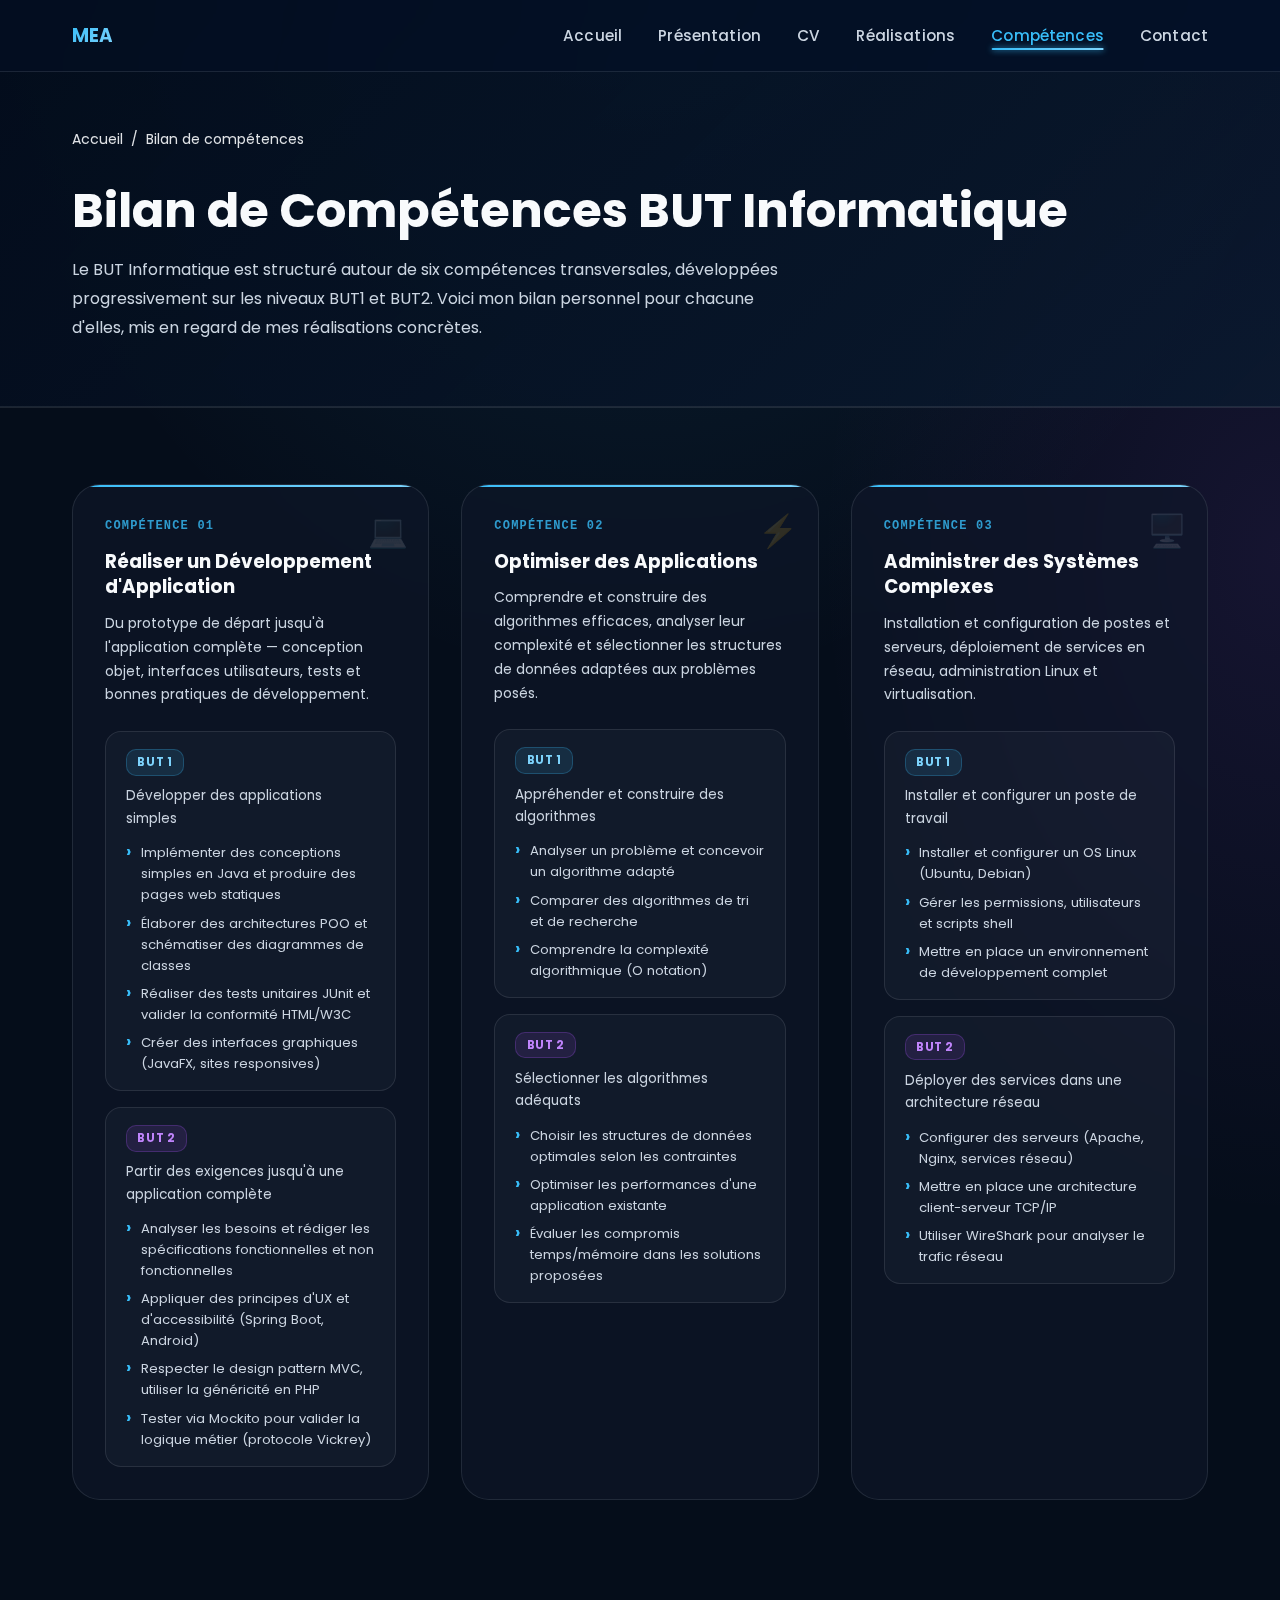
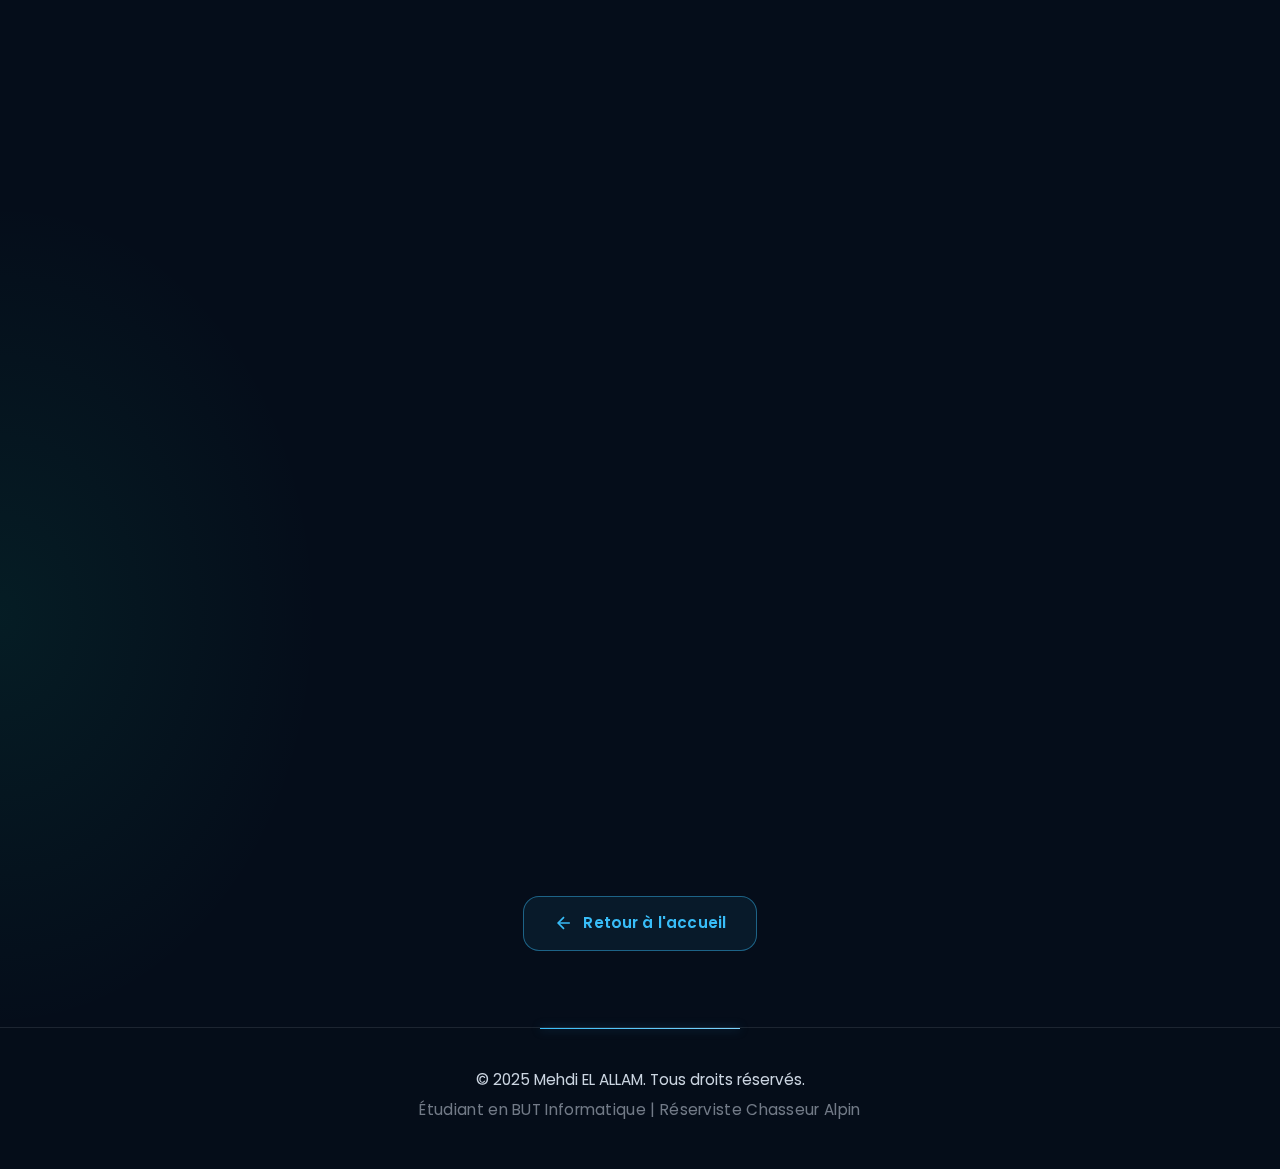
<file: competences.html>
<!DOCTYPE html>
<html lang="fr">

<head>
    <meta charset="UTF-8">
    <meta name="viewport" content="width=device-width, initial-scale=1.0">
    <meta name="description" content="Bilan de compétences BUT Informatique - Mehdi EL ALLAM, étudiant en 2ème année">
    <title>Bilan de Compétences - Mehdi EL ALLAM</title>
    <link rel="stylesheet" href="assets/css/styles.css">
    <link rel="stylesheet" href="assets/css/project-page.css">
    <link href="https://fonts.googleapis.com/css2?family=Poppins:wght@300;400;500;600;700&display=swap"
        rel="stylesheet">
    <style>
        /* ---- Page-specific styles ---- */
        .competences-hero {
            padding: 8rem 0 4rem;
            background: linear-gradient(135deg, rgba(2, 12, 27, 0.9), rgba(10, 25, 47, 0.85));
            border-bottom: 1px solid var(--border-color);
        }

        .competences-intro {
            max-width: 720px;
            color: var(--text-secondary);
            line-height: 1.8;
            margin-top: 1rem;
            font-size: 1rem;
        }

        /* Grid des 6 compétences */
        .competences-grid {
            display: grid;
            grid-template-columns: repeat(auto-fit, minmax(320px, 1fr));
            gap: 2rem;
            margin-top: 3rem;
        }

        .competence-card {
            background: rgba(15, 23, 42, 0.6);
            backdrop-filter: blur(16px);
            -webkit-backdrop-filter: blur(16px);
            border: 1px solid var(--border-color);
            border-radius: var(--border-radius-2xl);
            padding: 2rem;
            position: relative;
            overflow: hidden;
            transition: transform var(--transition-normal), box-shadow var(--transition-normal), border-color var(--transition-normal);
        }

        .competence-card::before {
            content: '';
            position: absolute;
            top: 0;
            left: 0;
            right: 0;
            height: 2px;
            background: var(--gradient-primary);
        }

        .competence-card:hover {
            transform: translateY(-6px);
            box-shadow: var(--shadow-xl), var(--shadow-glow);
            border-color: rgba(56, 189, 248, 0.25);
        }

        .competence-number {
            font-size: 0.75rem;
            font-weight: 700;
            font-family: 'Courier New', monospace;
            letter-spacing: 0.1em;
            color: var(--primary-color);
            text-transform: uppercase;
            margin-bottom: 0.75rem;
            opacity: 0.8;
        }

        .competence-title {
            font-size: 1.15rem;
            font-weight: 700;
            color: var(--text-primary);
            margin-bottom: 0.75rem;
            line-height: 1.4;
        }

        .competence-summary {
            font-size: 0.875rem;
            color: var(--text-secondary);
            line-height: 1.7;
            margin-bottom: 1.5rem;
        }

        /* Niveaux BUT1 / BUT2 */
        .competence-levels {
            display: flex;
            flex-direction: column;
            gap: 1rem;
        }

        .level-block {
            background: rgba(255, 255, 255, 0.03);
            border: 1px solid var(--border-color);
            border-radius: var(--border-radius-lg);
            padding: 1rem 1.25rem;
        }

        .level-tag {
            display: inline-block;
            font-size: 0.72rem;
            font-weight: 700;
            padding: 0.2rem 0.65rem;
            border-radius: 10px;
            margin-bottom: 0.6rem;
            letter-spacing: 0.05em;
            text-transform: uppercase;
        }

        .level-tag--but1 {
            background: rgba(56, 189, 248, 0.12);
            color: var(--primary-light);
            border: 1px solid rgba(56, 189, 248, 0.25);
        }

        .level-tag--but2 {
            background: rgba(168, 85, 247, 0.12);
            color: #c084fc;
            border: 1px solid rgba(168, 85, 247, 0.25);
        }

        .level-description {
            font-size: 0.85rem;
            color: var(--text-secondary);
            line-height: 1.65;
        }

        /* AC list */
        .ac-list {
            list-style: none;
            padding: 0;
            margin: 0.75rem 0 0;
            display: flex;
            flex-direction: column;
            gap: 0.45rem;
        }

        .ac-list li {
            display: flex;
            gap: 0.6rem;
            align-items: flex-start;
            font-size: 0.82rem;
            color: var(--text-secondary);
        }

        .ac-list li::before {
            content: '›';
            color: var(--primary-color);
            font-weight: 700;
            font-size: 1rem;
            line-height: 1.2;
            flex-shrink: 0;
        }

        /* Badge niveau global */
        .competence-badge {
            position: absolute;
            top: 1.25rem;
            right: 1.25rem;
            font-size: 2rem;
            opacity: 0.15;
            pointer-events: none;
        }

        @media (max-width: 640px) {
            .competences-grid {
                grid-template-columns: 1fr;
            }
        }
    </style>
</head>

<body>
    <!-- Navigation -->
    <nav class="navbar" id="navbar">
        <div class="container nav-container">
            <div class="logo">
                <a href="index.html">
                    <span class="logo-text">MEA</span>
                </a>
            </div>
            <ul class="nav-menu" id="nav-menu">
                <li><a href="index.html#accueil" class="nav-link">Accueil</a></li>
                <li><a href="index.html#presentation" class="nav-link">Présentation</a></li>
                <li><a href="index.html#cv" class="nav-link">CV</a></li>
                <li><a href="index.html#projets" class="nav-link">Réalisations</a></li>
                <li><a href="competences.html" class="nav-link active">Compétences</a></li>
                <li><a href="index.html#contact" class="nav-link">Contact</a></li>
            </ul>
            <button class="hamburger" id="hamburger" aria-label="Menu">
                <span></span>
                <span></span>
                <span></span>
            </button>
        </div>
    </nav>

    <!-- Hero -->
    <section class="competences-hero">
        <div class="container">
            <div class="breadcrumb">
                <a href="index.html">Accueil</a>
                <span>/</span>
                <span>Bilan de compétences</span>
            </div>
            <h1 class="project-title">Bilan de Compétences BUT Informatique</h1>
            <p class="competences-intro">
                Le BUT Informatique est structuré autour de six compétences transversales, développées progressivement
                sur les niveaux BUT1 et BUT2. Voici mon bilan personnel pour chacune d'elles, mis en regard de mes
                réalisations concrètes.
            </p>
        </div>
    </section>

    <!-- Compétences -->
    <section class="section project-content">
        <div class="container">
            <div class="competences-grid">

                <!-- Compétence 1 -->
                <div class="competence-card card-animate">
                    <div class="competence-badge">💻</div>
                    <div class="competence-number">Compétence 01</div>
                    <h2 class="competence-title">Réaliser un Développement d'Application</h2>
                    <p class="competence-summary">
                        Du prototype de départ jusqu'à l'application complète — conception objet, interfaces
                        utilisateurs, tests et bonnes pratiques de développement.
                    </p>
                    <div class="competence-levels">
                        <div class="level-block">
                            <span class="level-tag level-tag--but1">BUT 1</span>
                            <p class="level-description">Développer des applications simples</p>
                            <ul class="ac-list">
                                <li>Implémenter des conceptions simples en Java et produire des pages web statiques</li>
                                <li>Élaborer des architectures POO et schématiser des diagrammes de classes</li>
                                <li>Réaliser des tests unitaires JUnit et valider la conformité HTML/W3C</li>
                                <li>Créer des interfaces graphiques (JavaFX, sites responsives)</li>
                            </ul>
                        </div>
                        <div class="level-block">
                            <span class="level-tag level-tag--but2">BUT 2</span>
                            <p class="level-description">Partir des exigences jusqu'à une application complète</p>
                            <ul class="ac-list">
                                <li>Analyser les besoins et rédiger les spécifications fonctionnelles et non
                                    fonctionnelles</li>
                                <li>Appliquer des principes d'UX et d'accessibilité (Spring Boot, Android)</li>
                                <li>Respecter le design pattern MVC, utiliser la généricité en PHP</li>
                                <li>Tester via Mockito pour valider la logique métier (protocole Vickrey)</li>
                            </ul>
                        </div>
                    </div>
                </div>

                <!-- Compétence 2 -->
                <div class="competence-card card-animate">
                    <div class="competence-badge">⚡</div>
                    <div class="competence-number">Compétence 02</div>
                    <h2 class="competence-title">Optimiser des Applications</h2>
                    <p class="competence-summary">
                        Comprendre et construire des algorithmes efficaces, analyser leur complexité et sélectionner les
                        structures de données adaptées aux problèmes posés.
                    </p>
                    <div class="competence-levels">
                        <div class="level-block">
                            <span class="level-tag level-tag--but1">BUT 1</span>
                            <p class="level-description">Appréhender et construire des algorithmes</p>
                            <ul class="ac-list">
                                <li>Analyser un problème et concevoir un algorithme adapté</li>
                                <li>Comparer des algorithmes de tri et de recherche</li>
                                <li>Comprendre la complexité algorithmique (O notation)</li>
                            </ul>
                        </div>
                        <div class="level-block">
                            <span class="level-tag level-tag--but2">BUT 2</span>
                            <p class="level-description">Sélectionner les algorithmes adéquats</p>
                            <ul class="ac-list">
                                <li>Choisir les structures de données optimales selon les contraintes</li>
                                <li>Optimiser les performances d'une application existante</li>
                                <li>Évaluer les compromis temps/mémoire dans les solutions proposées</li>
                            </ul>
                        </div>
                    </div>
                </div>

                <!-- Compétence 3 -->
                <div class="competence-card card-animate">
                    <div class="competence-badge">🖥️</div>
                    <div class="competence-number">Compétence 03</div>
                    <h2 class="competence-title">Administrer des Systèmes Complexes</h2>
                    <p class="competence-summary">
                        Installation et configuration de postes et serveurs, déploiement de services en réseau,
                        administration Linux et virtualisation.
                    </p>
                    <div class="competence-levels">
                        <div class="level-block">
                            <span class="level-tag level-tag--but1">BUT 1</span>
                            <p class="level-description">Installer et configurer un poste de travail</p>
                            <ul class="ac-list">
                                <li>Installer et configurer un OS Linux (Ubuntu, Debian)</li>
                                <li>Gérer les permissions, utilisateurs et scripts shell</li>
                                <li>Mettre en place un environnement de développement complet</li>
                            </ul>
                        </div>
                        <div class="level-block">
                            <span class="level-tag level-tag--but2">BUT 2</span>
                            <p class="level-description">Déployer des services dans une architecture réseau</p>
                            <ul class="ac-list">
                                <li>Configurer des serveurs (Apache, Nginx, services réseau)</li>
                                <li>Mettre en place une architecture client-serveur TCP/IP</li>
                                <li>Utiliser WireShark pour analyser le trafic réseau</li>
                            </ul>
                        </div>
                    </div>
                </div>

                <!-- Compétence 4 -->
                <div class="competence-card card-animate">
                    <div class="competence-badge">🗄️</div>
                    <div class="competence-number">Compétence 04</div>
                    <h2 class="competence-title">Gérer des Données de l'Information</h2>
                    <p class="competence-summary">
                        Concevoir et requêter des bases de données relationnelles, optimiser les accès, sécuriser les
                        données et interagir avec des applications.
                    </p>
                    <div class="competence-levels">
                        <div class="level-block">
                            <span class="level-tag level-tag--but1">BUT 1</span>
                            <p class="level-description">Concevoir et mettre en place une base de données</p>
                            <ul class="ac-list">
                                <li>Modéliser une base de données relationnelle (MCD, MLD)</li>
                                <li>Rédiger des requêtes SQL (SELECT, JOIN, agrégats)</li>
                                <li>Utiliser MySQL et Oracle pour la gestion de données</li>
                            </ul>
                        </div>
                        <div class="level-block">
                            <span class="level-tag level-tag--but2">BUT 2</span>
                            <p class="level-description">Optimiser, interagir avec une application et sécuriser</p>
                            <ul class="ac-list">
                                <li>Écrire des procédures stockées et triggers en PL/SQL</li>
                                <li>Connecter une base de données à une application via JDBC/Hibernate</li>
                                <li>Optimiser les requêtes et sécuriser les accès aux données</li>
                            </ul>
                        </div>
                    </div>
                </div>

                <!-- Compétence 5 -->
                <div class="competence-card card-animate">
                    <div class="competence-badge">📋</div>
                    <div class="competence-number">Compétence 05</div>
                    <h2 class="competence-title">Conduire un Projet</h2>
                    <p class="competence-summary">
                        Identifier les besoins, planifier un projet, appliquer une démarche Agile et assurer le suivi
                        jusqu'à la livraison.
                    </p>
                    <div class="competence-levels">
                        <div class="level-block">
                            <span class="level-tag level-tag--but1">BUT 1</span>
                            <p class="level-description">Identifier les besoins métiers</p>
                            <ul class="ac-list">
                                <li>Recueillir et formaliser les besoins d'un client</li>
                                <li>Rédiger un cahier des charges et des user stories</li>
                                <li>Utiliser des outils de gestion de projet (Trello, GitHub Projects)</li>
                            </ul>
                        </div>
                        <div class="level-block">
                            <span class="level-tag level-tag--but2">BUT 2</span>
                            <p class="level-description">Appliquer une démarche de suivi de projet</p>
                            <ul class="ac-list">
                                <li>Piloter 5 sprints Scrum en tant que Product Owner (SAÉ S3 Enchères)</li>
                                <li>Affiner le backlog, prioriser les tâches valeur/effort</li>
                                <li>Assurer la relation client : recueil feedback, validation des incréments</li>
                            </ul>
                        </div>
                    </div>
                </div>

                <!-- Compétence 6 -->
                <div class="competence-card card-animate">
                    <div class="competence-badge">🤝</div>
                    <div class="competence-number">Compétence 06</div>
                    <h2 class="competence-title">Collaborer au Sein d'une Équipe Informatique</h2>
                    <p class="competence-summary">
                        Identifier ses aptitudes, définir son rôle dans l'équipe et contribuer efficacement à un projet
                        collaboratif en environnement professionnel.
                    </p>
                    <div class="competence-levels">
                        <div class="level-block">
                            <span class="level-tag level-tag--but1">BUT 1</span>
                            <p class="level-description">Identifier ses aptitudes pour travailler en équipe</p>
                            <ul class="ac-list">
                                <li>Travailler en équipe de 4 sur des projets académiques</li>
                                <li>Maîtriser Git Flow : branches, merge, pull requests, revues de code</li>
                                <li>Communiquer efficacement via outils collaboratifs (Discord, Teams)</li>
                            </ul>
                        </div>
                        <div class="level-block">
                            <span class="level-tag level-tag--but2">BUT 2</span>
                            <p class="level-description">Situer son rôle et ses missions dans l'équipe</p>
                            <ul class="ac-list">
                                <li>Occuper un rôle hybride PO + Lead Backend sur la SAÉ Enchères</li>
                                <li>Encadrer techniquement et orienter les décisions d'architecture</li>
                                <li>Transposer la rigueur militaire (leadership, calme sous pression) au travail
                                    d'équipe</li>
                            </ul>
                        </div>
                    </div>
                </div>

            </div>

            <!-- Back -->
            <div class="back-link" style="margin-top: 3rem;">
                <a href="index.html" class="btn btn-secondary">
                    <svg xmlns="http://www.w3.org/2000/svg" width="20" height="20" viewBox="0 0 24 24" fill="none"
                        stroke="currentColor" stroke-width="2">
                        <line x1="19" y1="12" x2="5" y2="12"></line>
                        <polyline points="12 19 5 12 12 5"></polyline>
                    </svg>
                    Retour à l'accueil
                </a>
            </div>
        </div>
    </section>

    <!-- Footer -->
    <footer class="footer">
        <div class="container">
            <div class="footer-content">
                <p>&copy; 2025 Mehdi EL ALLAM. Tous droits réservés.</p>
                <p class="footer-subtitle">Étudiant en BUT Informatique | Réserviste Chasseur Alpin</p>
            </div>
        </div>
    </footer>

    <script src="assets/js/main.js"></script>
</body>

</html>
</file>
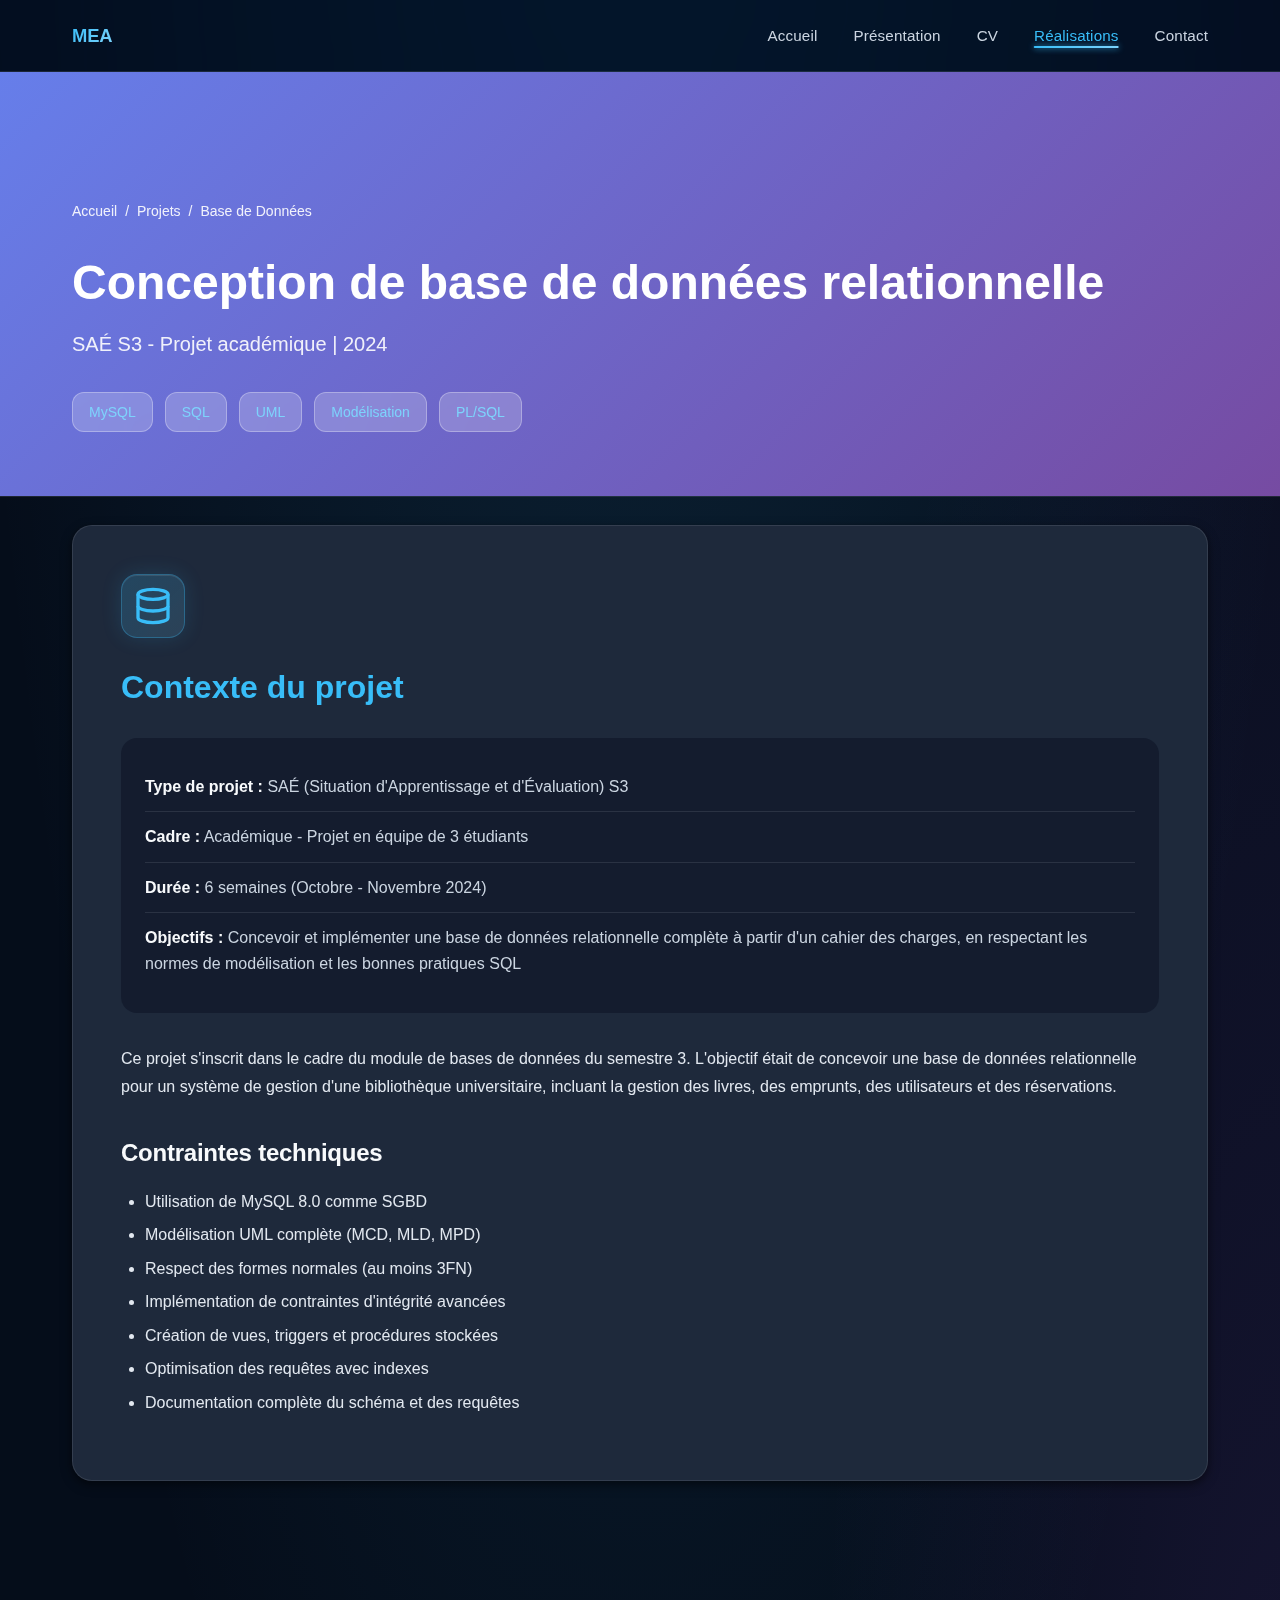
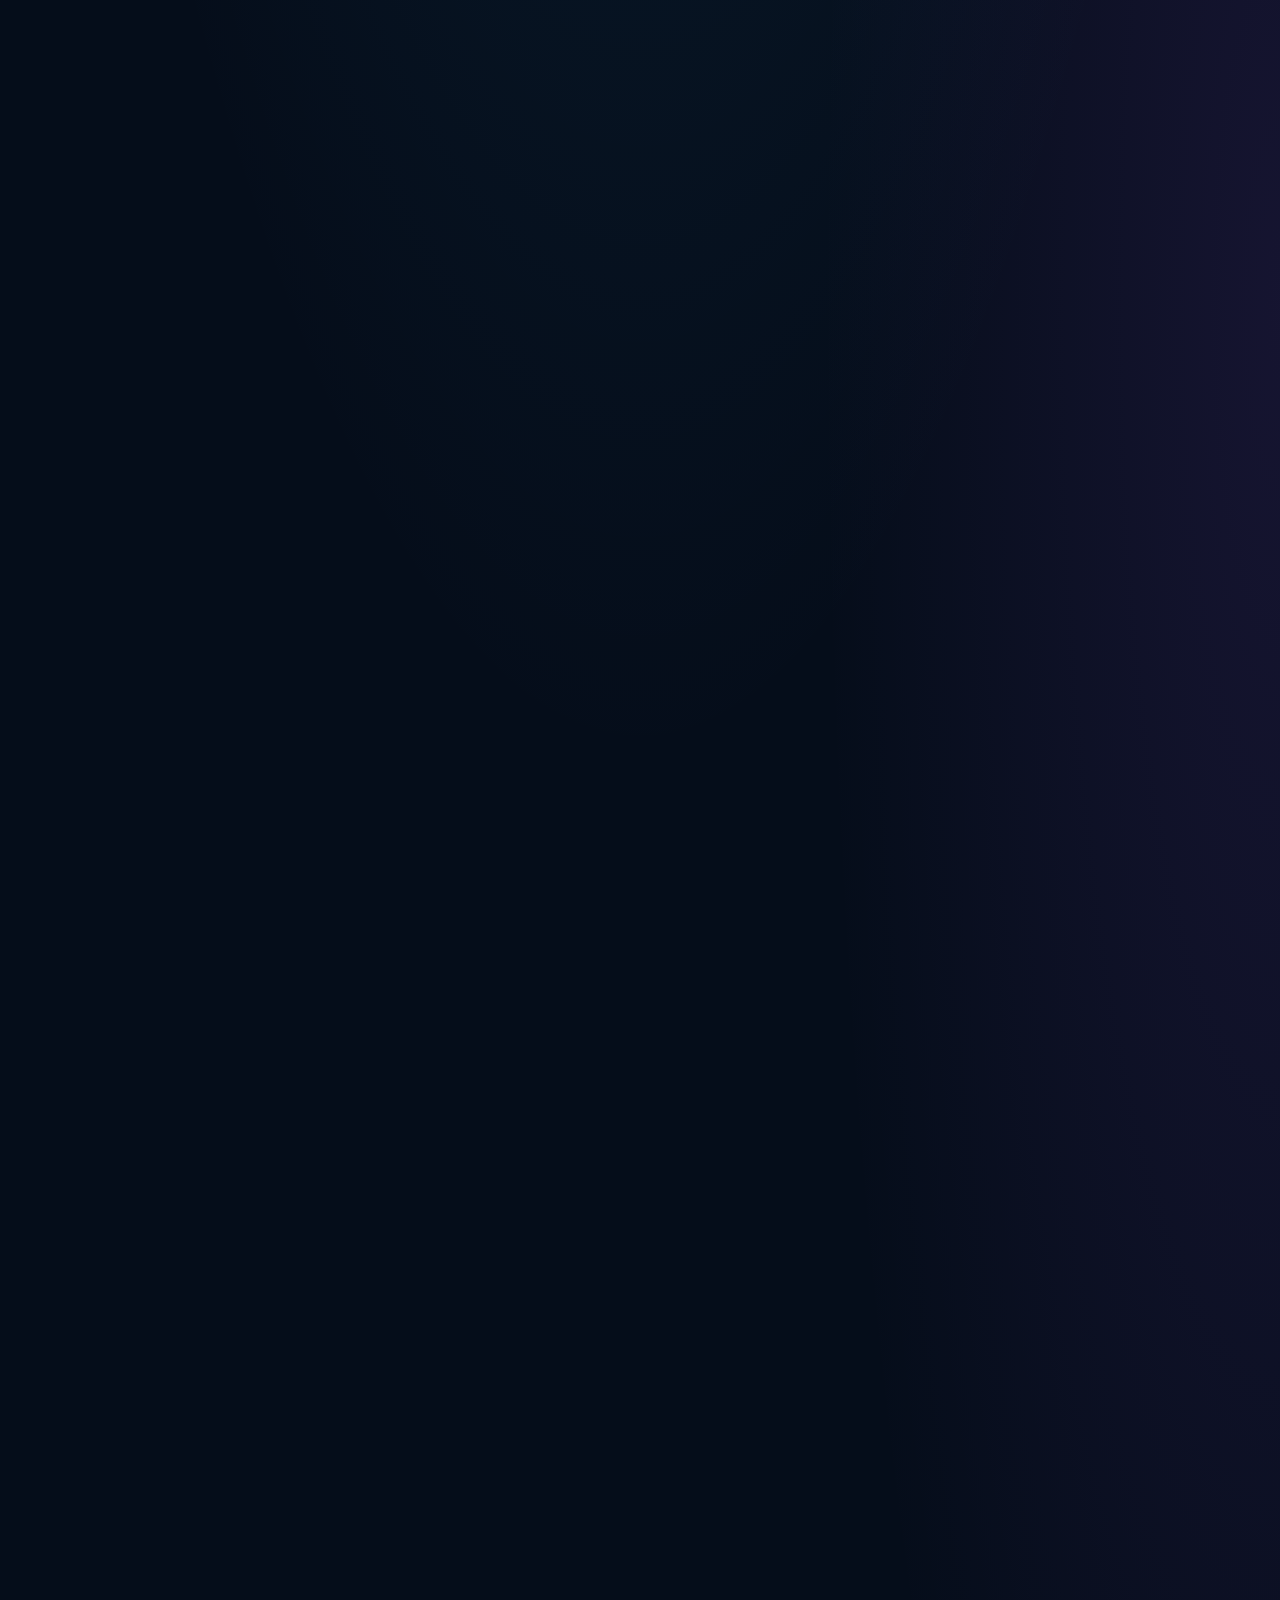
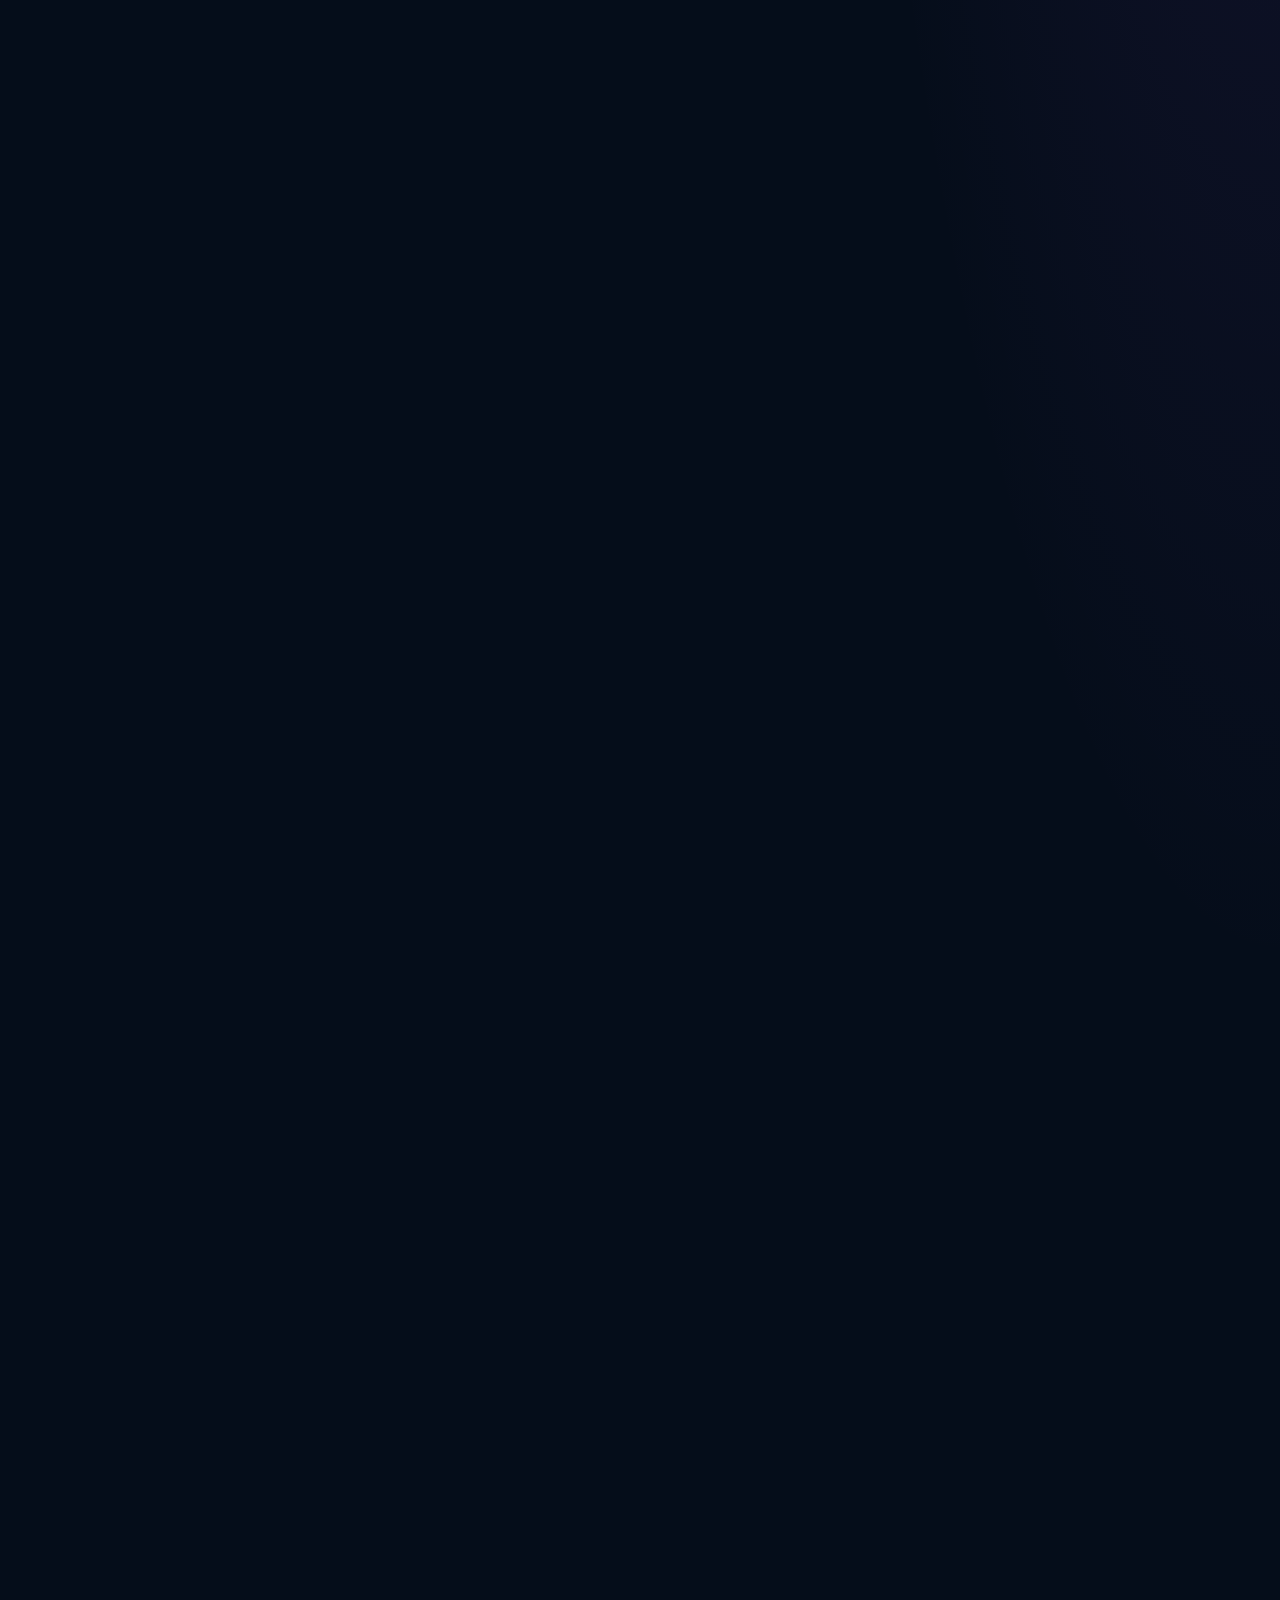
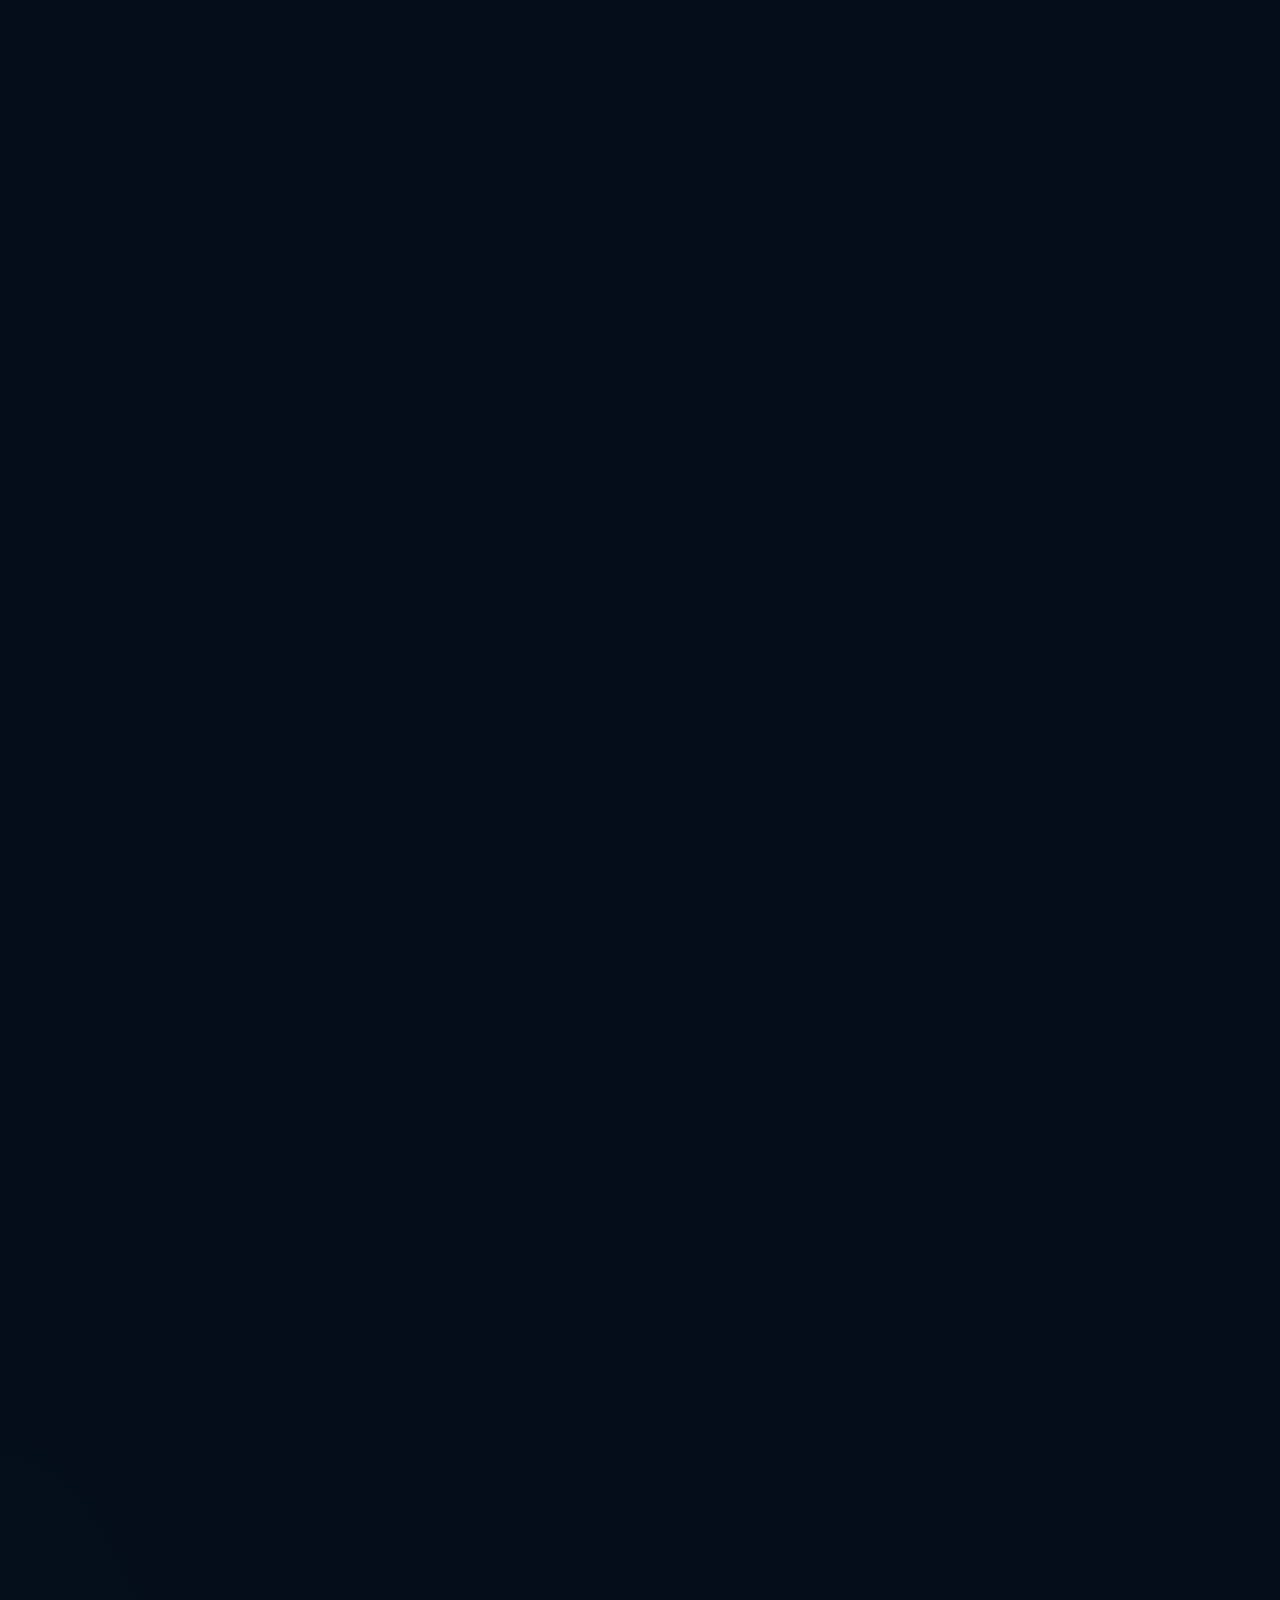
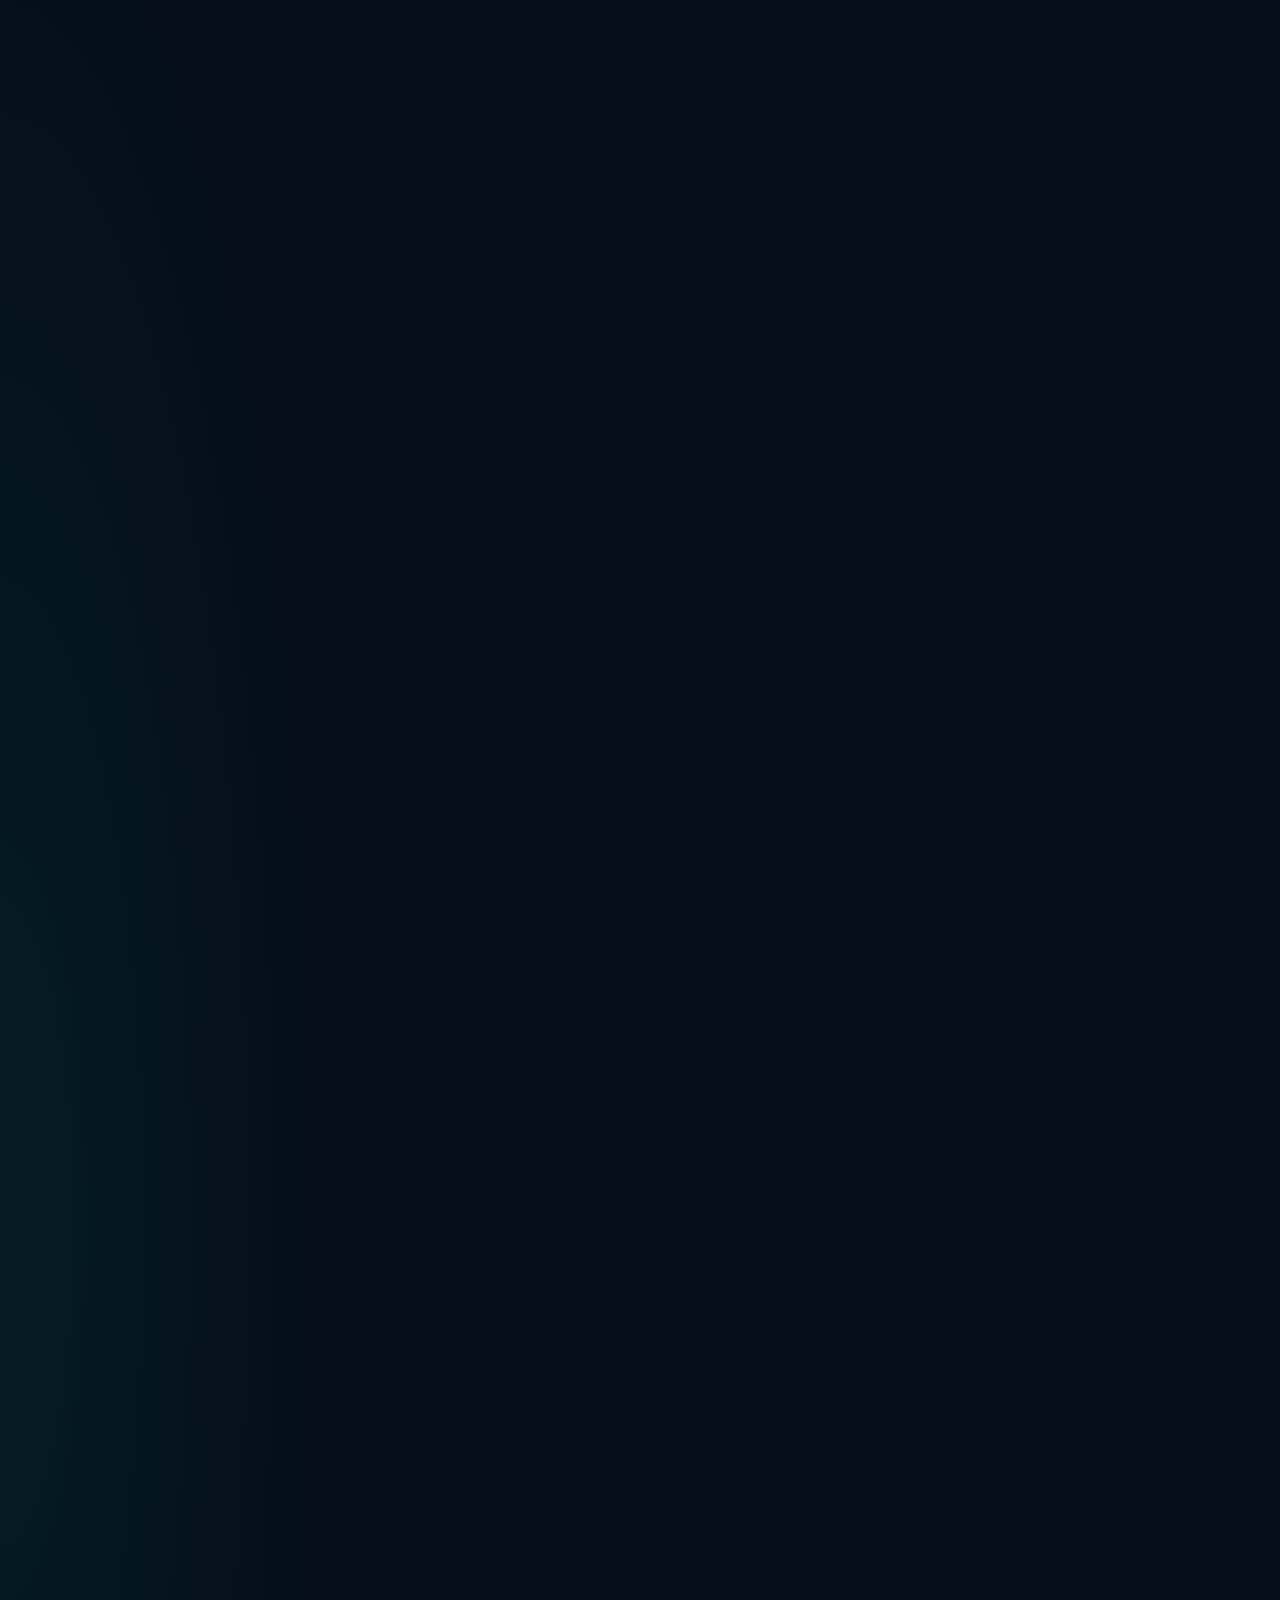
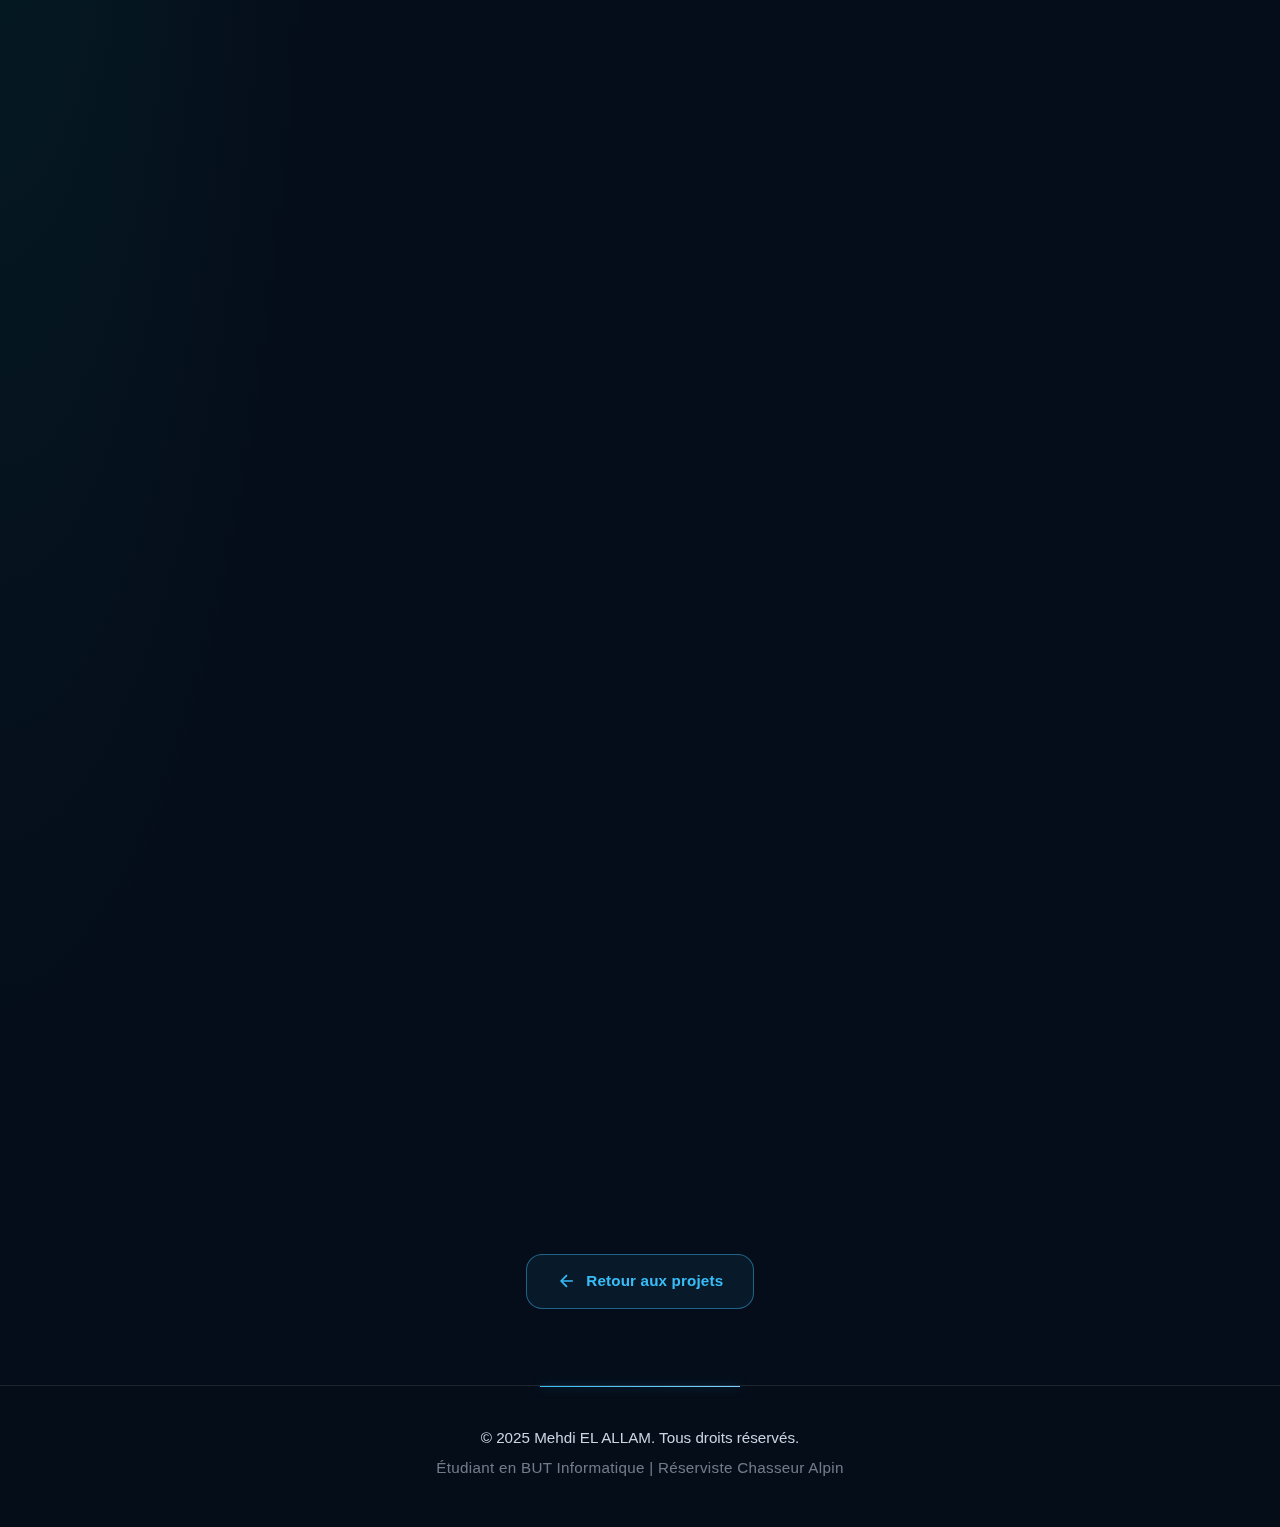
<file: projet-base-donnees.html>
<!DOCTYPE html>
<html lang="fr">
<head>
    <meta charset="UTF-8">
    <meta name="viewport" content="width=device-width, initial-scale=1.0">
    <meta name="description" content="Projet SAÉ - Conception d'une base de données relationnelle avec MySQL et UML">
    <meta http-equiv="Content-Security-Policy" content="default-src 'self'; style-src 'self' 'unsafe-inline' https://fonts.googleapis.com; font-src 'self' https://fonts.gstatic.com; script-src 'self'; img-src 'self' data:;">
    <title>Base de Données - Mehdi EL ALLAM</title>
    
    <link rel="stylesheet" href="styles.css">
    <link rel="stylesheet" href="project-page.css">
    
    <link href="https://fonts.googleapis.com/css2?family=Poppins:wght@300;400;500;600;700&display=swap" rel="stylesheet">
</head>
<body>
    <nav class="navbar" id="navbar">
        <div class="container nav-container">
            <div class="logo">
                <a href="index.html">
                    <span class="logo-text">MEA</span>
                </a>
            </div>
            <ul class="nav-menu" id="nav-menu">
                <li><a href="index.html#accueil" class="nav-link">Accueil</a></li>
                <li><a href="index.html#presentation" class="nav-link">Présentation</a></li>
                <li><a href="index.html#cv" class="nav-link">CV</a></li>
                <li><a href="index.html#projets" class="nav-link active">Réalisations</a></li>
                <li><a href="index.html#contact" class="nav-link">Contact</a></li>
            </ul>
            <button class="hamburger" id="hamburger" aria-label="Menu">
                <span></span>
                <span></span>
                <span></span>
            </button>
        </div>
    </nav>

    <section class="project-hero">
        <div class="container">
            <div class="breadcrumb">
                <a href="index.html">Accueil</a>
                <span>/</span>
                <a href="index.html#projets">Projets</a>
                <span>/</span>
                <span>Base de Données</span>
            </div>
            <h1 class="project-title">Conception de base de données relationnelle</h1>
            <p class="project-meta">SAÉ S3 - Projet académique | 2024</p>
            <div class="project-tags-hero">
                <span class="tag">MySQL</span>
                <span class="tag">SQL</span>
                <span class="tag">UML</span>
                <span class="tag">Modélisation</span>
                <span class="tag">PL/SQL</span>
            </div>
        </div>
    </section>

    <section class="section project-content">
        <div class="container">
            <div class="content-block card-animate">
                <div class="icon-box">
                    <svg xmlns="http://www.w3.org/2000/svg" width="40" height="40" viewBox="0 0 24 24" fill="none" stroke="currentColor" stroke-width="2">
                        <ellipse cx="12" cy="5" rx="9" ry="3"></ellipse>
                        <path d="M21 12c0 1.66-4 3-9 3s-9-1.34-9-3"></path>
                        <path d="M3 5v14c0 1.66 4 3 9 3s9-1.34 9-3V5"></path>
                    </svg>
                </div>
                <h2>Contexte du projet</h2>
                <div class="content-info">
                    <div class="info-item">
                        <strong>Type de projet :</strong> SAÉ (Situation d'Apprentissage et d'Évaluation) S3
                    </div>
                    <div class="info-item">
                        <strong>Cadre :</strong> Académique - Projet en équipe de 3 étudiants
                    </div>
                    <div class="info-item">
                        <strong>Durée :</strong> 6 semaines (Octobre - Novembre 2024)
                    </div>
                    <div class="info-item">
                        <strong>Objectifs :</strong> Concevoir et implémenter une base de données relationnelle complète à partir d'un cahier des charges, en respectant les normes de modélisation et les bonnes pratiques SQL
                    </div>
                </div>
                <p>
                    Ce projet s'inscrit dans le cadre du module de bases de données du semestre 3. L'objectif était de concevoir une base de données relationnelle pour un système de gestion d'une bibliothèque universitaire, incluant la gestion des livres, des emprunts, des utilisateurs et des réservations.
                </p>
                <h3>Contraintes techniques</h3>
                <ul>
                    <li>Utilisation de MySQL 8.0 comme SGBD</li>
                    <li>Modélisation UML complète (MCD, MLD, MPD)</li>
                    <li>Respect des formes normales (au moins 3FN)</li>
                    <li>Implémentation de contraintes d'intégrité avancées</li>
                    <li>Création de vues, triggers et procédures stockées</li>
                    <li>Optimisation des requêtes avec indexes</li>
                    <li>Documentation complète du schéma et des requêtes</li>
                </ul>
            </div>

            <div class="content-block card-animate">
                <div class="icon-box">
                    <svg xmlns="http://www.w3.org/2000/svg" width="40" height="40" viewBox="0 0 24 24" fill="none" stroke="currentColor" stroke-width="2">
                        <circle cx="12" cy="12" r="10"></circle>
                        <polyline points="12 6 12 12 16 14"></polyline>
                    </svg>
                </div>
                <h2>Méthodes de travail</h2>

                <h3>Organisation du projet</h3>
                <p>
                    Le projet a été organisé selon une méthodologie structurée en phases successives, chacune validée par l'enseignant avant de passer à la suivante.
                </p>

                <h3>Étapes de développement</h3>
                <div class="timeline">
                    <div class="timeline-item">
                        <div class="timeline-dot"></div>
                        <div class="timeline-content">
                            <h4>Phase 1 : Analyse des besoins (1 semaine)</h4>
                            <ul>
                                <li>Étude approfondie du cahier des charges</li>
                                <li>Identification des entités et de leurs attributs</li>
                                <li>Définition des règles de gestion métier</li>
                                <li>Recensement des cas d'utilisation</li>
                            </ul>
                        </div>
                    </div>
                    <div class="timeline-item">
                        <div class="timeline-dot"></div>
                        <div class="timeline-content">
                            <h4>Phase 2 : Modélisation conceptuelle (1 semaine)</h4>
                            <ul>
                                <li>Création du Modèle Conceptuel de Données (MCD)</li>
                                <li>Identification des associations et cardinalités</li>
                                <li>Vérification des dépendances fonctionnelles</li>
                                <li>Validation avec l'enseignant</li>
                            </ul>
                        </div>
                    </div>
                    <div class="timeline-item">
                        <div class="timeline-dot"></div>
                        <div class="timeline-content">
                            <h4>Phase 3 : Modélisation logique et physique (1 semaine)</h4>
                            <ul>
                                <li>Transformation du MCD en Modèle Logique de Données (MLD)</li>
                                <li>Normalisation jusqu'à la 3ème forme normale</li>
                                <li>Création du Modèle Physique de Données (MPD)</li>
                                <li>Définition des types de données et contraintes</li>
                            </ul>
                        </div>
                    </div>
                    <div class="timeline-item">
                        <div class="timeline-dot"></div>
                        <div class="timeline-content">
                            <h4>Phase 4 : Implémentation (2 semaines)</h4>
                            <ul>
                                <li>Création de la base de données et des tables</li>
                                <li>Implémentation des contraintes d'intégrité</li>
                                <li>Développement des vues, triggers et procédures stockées</li>
                                <li>Insertion de données de test</li>
                            </ul>
                        </div>
                    </div>
                    <div class="timeline-item">
                        <div class="timeline-dot"></div>
                        <div class="timeline-content">
                            <h4>Phase 5 : Tests et optimisation (1 semaine)</h4>
                            <ul>
                                <li>Tests des requêtes complexes</li>
                                <li>Analyse des performances avec EXPLAIN</li>
                                <li>Création d'indexes pour optimisation</li>
                                <li>Documentation finale</li>
                            </ul>
                        </div>
                    </div>
                </div>

                <h3>Outils et technologies</h3>
                <div class="tools-grid">
                    <div class="tool-item">
                        <h4>SGBD</h4>
                        <p>MySQL 8.0, MySQL Workbench</p>
                    </div>
                    <div class="tool-item">
                        <h4>Modélisation</h4>
                        <p>Visual Paradigm, Draw.io</p>
                    </div>
                    <div class="tool-item">
                        <h4>Développement</h4>
                        <p>SQL Developer, DBeaver</p>
                    </div>
                    <div class="tool-item">
                        <h4>Collaboration</h4>
                        <p>Git, GitHub, Google Docs</p>
                    </div>
                </div>
            </div>

            <div class="content-block card-animate">
                <div class="icon-box">
                    <svg xmlns="http://www.w3.org/2000/svg" width="40" height="40" viewBox="0 0 24 24" fill="none" stroke="currentColor" stroke-width="2">
                        <path d="M22 11.08V12a10 10 0 1 1-5.93-9.14"></path>
                        <polyline points="22 4 12 14.01 9 11.01"></polyline>
                    </svg>
                </div>
                <h2>Résultats obtenus</h2>

                <h3>Architecture de la base de données</h3>
                <p>
                    La base de données finale comprend une architecture robuste et normalisée :
                </p>
                <div class="features-grid">
                    <div class="feature-item">
                        <svg xmlns="http://www.w3.org/2000/svg" width="24" height="24" viewBox="0 0 24 24" fill="none" stroke="currentColor" stroke-width="2">
                            <polyline points="20 6 9 17 4 12"></polyline>
                        </svg>
                        <span>12 tables principales normalisées en 3FN</span>
                    </div>
                    <div class="feature-item">
                        <svg xmlns="http://www.w3.org/2000/svg" width="24" height="24" viewBox="0 0 24 24" fill="none" stroke="currentColor" stroke-width="2">
                            <polyline points="20 6 9 17 4 12"></polyline>
                        </svg>
                        <span>25+ contraintes d'intégrité (clés primaires, étrangères, CHECK)</span>
                    </div>
                    <div class="feature-item">
                        <svg xmlns="http://www.w3.org/2000/svg" width="24" height="24" viewBox="0 0 24 24" fill="none" stroke="currentColor" stroke-width="2">
                            <polyline points="20 6 9 17 4 12"></polyline>
                        </svg>
                        <span>8 vues métier pour simplifier les requêtes</span>
                    </div>
                    <div class="feature-item">
                        <svg xmlns="http://www.w3.org/2000/svg" width="24" height="24" viewBox="0 0 24 24" fill="none" stroke="currentColor" stroke-width="2">
                            <polyline points="20 6 9 17 4 12"></polyline>
                        </svg>
                        <span>6 triggers pour automatiser les traitements</span>
                    </div>
                    <div class="feature-item">
                        <svg xmlns="http://www.w3.org/2000/svg" width="24" height="24" viewBox="0 0 24 24" fill="none" stroke="currentColor" stroke-width="2">
                            <polyline points="20 6 9 17 4 12"></polyline>
                        </svg>
                        <span>10 procédures stockées pour les opérations complexes</span>
                    </div>
                    <div class="feature-item">
                        <svg xmlns="http://www.w3.org/2000/svg" width="24" height="24" viewBox="0 0 24 24" fill="none" stroke="currentColor" stroke-width="2">
                            <polyline points="20 6 9 17 4 12"></polyline>
                        </svg>
                        <span>15 indexes pour optimiser les performances</span>
                    </div>
                </div>

                <h3>Fonctionnalités implémentées</h3>
                <ul>
                    <li><strong>Gestion des utilisateurs :</strong> Inscription, authentification, profils (étudiant, enseignant, administrateur)</li>
                    <li><strong>Gestion du catalogue :</strong> Livres, auteurs, catégories, éditeurs avec recherche avancée</li>
                    <li><strong>Gestion des emprunts :</strong> Emprunts, retours, prolongations avec calcul automatique des pénalités</li>
                    <li><strong>Système de réservation :</strong> Réservation de livres avec file d'attente automatique</li>
                    <li><strong>Statistiques et rapports :</strong> Tableaux de bord pour les administrateurs</li>
                    <li><strong>Historique complet :</strong> Traçabilité de toutes les opérations</li>
                </ul>

                <h3>Requêtes SQL complexes développées</h3>
                <p>
                    Plusieurs requêtes SQL avancées ont été créées pour répondre aux besoins métier :
                </p>
                <ul>
                    <li>Requêtes multi-tables avec jointures complexes (INNER, LEFT, RIGHT JOIN)</li>
                    <li>Sous-requêtes corrélées et non corrélées</li>
                    <li>Fonctions d'agrégation (COUNT, SUM, AVG, GROUP BY, HAVING)</li>
                    <li>Requêtes avec fenêtres (WINDOW FUNCTIONS)</li>
                    <li>Transactions avec gestion de la concurrence (ACID)</li>
                </ul>

                <h3>Évaluation finale</h3>
                <p>
                    Le projet a obtenu la note de <strong>18/20</strong> avec les félicitations du jury pour :
                </p>
                <ul>
                    <li>La qualité de la modélisation et le respect des formes normales</li>
                    <li>L'exhaustivité des contraintes d'intégrité</li>
                    <li>La pertinence des triggers et procédures stockées</li>
                    <li>L'optimisation des requêtes avec indexes appropriés</li>
                    <li>La documentation technique complète et claire</li>
                </ul>
            </div>

            <div class="content-block card-animate">
                <div class="icon-box">
                    <svg xmlns="http://www.w3.org/2000/svg" width="40" height="40" viewBox="0 0 24 24" fill="none" stroke="currentColor" stroke-width="2">
                        <path d="M2 3h6a4 4 0 0 1 4 4v14a3 3 0 0 0-3-3H2z"></path>
                        <path d="M22 3h-6a4 4 0 0 0-4 4v14a3 3 0 0 1 3-3h7z"></path>
                    </svg>
                </div>
                <h2>Apprentissages réalisés</h2>

                <h3>Compétences techniques</h3>
                <div class="skills-learned">
                    <div class="skill-category">
                        <h4>Modélisation de données</h4>
                        <ul>
                            <li>Maîtrise de la méthode Merise (MCD, MLD, MPD)</li>
                            <li>Identification des entités, attributs et associations</li>
                            <li>Détermination des cardinalités et dépendances fonctionnelles</li>
                            <li>Normalisation des données (1FN, 2FN, 3FN, BCNF)</li>
                            <li>Création de diagrammes UML pour les bases de données</li>
                        </ul>
                    </div>
                    <div class="skill-category">
                        <h4>SQL et MySQL</h4>
                        <ul>
                            <li>DDL : CREATE, ALTER, DROP pour la définition des structures</li>
                            <li>DML : INSERT, UPDATE, DELETE, SELECT pour la manipulation</li>
                            <li>DCL : GRANT, REVOKE pour la gestion des droits</li>
                            <li>Requêtes complexes avec jointures multiples</li>
                            <li>Sous-requêtes scalaires, en ligne et corrélées</li>
                            <li>Fonctions d'agrégation et GROUP BY avancé</li>
                            <li>Window functions (ROW_NUMBER, RANK, PARTITION BY)</li>
                        </ul>
                    </div>
                    <div class="skill-category">
                        <h4>Fonctionnalités avancées</h4>
                        <ul>
                            <li>Triggers : BEFORE/AFTER INSERT/UPDATE/DELETE</li>
                            <li>Procédures stockées avec paramètres IN/OUT</li>
                            <li>Fonctions utilisateur personnalisées</li>
                            <li>Vues matérialisées pour les performances</li>
                            <li>Transactions et gestion de la concurrence</li>
                            <li>Indexes : B-Tree, FULLTEXT pour l'optimisation</li>
                        </ul>
                    </div>
                    <div class="skill-category">
                        <h4>Optimisation et performance</h4>
                        <ul>
                            <li>Analyse des plans d'exécution avec EXPLAIN</li>
                            <li>Création d'indexes stratégiques</li>
                            <li>Optimisation des requêtes lentes</li>
                            <li>Gestion de la mémoire et du cache</li>
                            <li>Partitionnement de tables volumineuses</li>
                        </ul>
                    </div>
                </div>

                <h3>Compétences humaines et méthodologiques</h3>
                <ul class="soft-skills">
                    <li><strong>Analyse métier :</strong> Capacité à comprendre et traduire des besoins métier en modèle de données</li>
                    <li><strong>Rigueur :</strong> Respect strict des règles de normalisation et des contraintes d'intégrité</li>
                    <li><strong>Travail collaboratif :</strong> Coordination avec l'équipe pour la répartition des tâches</li>
                    <li><strong>Documentation :</strong> Rédaction claire de la documentation technique</li>
                    <li><strong>Résolution de problèmes :</strong> Optimisation de requêtes complexes et lentes</li>
                    <li><strong>Tests :</strong> Validation exhaustive des contraintes et des traitements</li>
                </ul>

                <h3>Ce que ce projet m'a apporté personnellement</h3>
                <p>
                    Ce projet a été fondamental pour ma compréhension des bases de données et leur rôle central dans les systèmes d'information. J'ai particulièrement apprécié :
                </p>
                <ul>
                    <li>La méthodologie rigoureuse de conception qui évite les erreurs coûteuses</li>
                    <li>La puissance de SQL pour manipuler et interroger des données complexes</li>
                    <li>L'importance de l'optimisation pour garantir de bonnes performances</li>
                    <li>La satisfaction de créer une architecture solide et maintenable</li>
                </ul>
                <p>
                    Cette expérience a renforcé ma conviction que la conception de bases de données est une compétence essentielle pour tout développeur back-end, et m'a donné les bases nécessaires pour aborder des projets professionnels complexes.
                </p>
            </div>

            <div class="content-block card-animate">
                <div class="icon-box">
                    <svg xmlns="http://www.w3.org/2000/svg" width="40" height="40" viewBox="0 0 24 24" fill="none" stroke="currentColor" stroke-width="2">
                        <path d="M20 21v-2a4 4 0 0 0-4-4H8a4 4 0 0 0-4 4v2"></path>
                        <circle cx="12" cy="7" r="4"></circle>
                    </svg>
                </div>
                <h2>Ma contribution personnelle</h2>

                <h3>Rôles et responsabilités</h3>
                <p>
                    Dans ce projet en équipe de 3 personnes, j'ai occupé le rôle de <strong>Concepteur principal</strong> et <strong>Expert SQL</strong>. Mes responsabilités incluaient :
                </p>

                <div class="contribution-grid">
                    <div class="contribution-item">
                        <h4>Modélisation (50%)</h4>
                        <ul>
                            <li>Analyse des besoins et identification des entités</li>
                            <li>Création du MCD avec toutes les associations</li>
                            <li>Transformation en MLD et normalisation</li>
                            <li>Validation des modèles avec l'enseignant</li>
                        </ul>
                    </div>
                    <div class="contribution-item">
                        <h4>Développement SQL (35%)</h4>
                        <ul>
                            <li>Implémentation de 8 des 12 tables</li>
                            <li>Création de 5 triggers automatiques</li>
                            <li>Développement de 7 procédures stockées</li>
                            <li>Optimisation des requêtes avec indexes</li>
                        </ul>
                    </div>
                    <div class="contribution-item">
                        <h4>Tests et validation (10%)</h4>
                        <ul>
                            <li>Création de jeux de données de test</li>
                            <li>Tests des contraintes d'intégrité</li>
                            <li>Validation des triggers et procédures</li>
                            <li>Analyse des performances</li>
                        </ul>
                    </div>
                    <div class="contribution-item">
                        <h4>Documentation (5%)</h4>
                        <ul>
                            <li>Dictionnaire de données complet</li>
                            <li>Documentation des procédures stockées</li>
                            <li>Guide d'installation et d'utilisation</li>
                            <li>Diagrammes UML annotés</li>
                        </ul>
                    </div>
                </div>

                <h3>Réalisations concrètes</h3>
                <ul class="achievements">
                    <li><strong>Tables créées :</strong> 8 tables principales avec contraintes complètes</li>
                    <li><strong>Lignes de code SQL :</strong> Plus de 2000 lignes incluant les scripts de création, triggers et procédures</li>
                    <li><strong>Triggers développés :</strong> 5 triggers pour automatiser la gestion des pénalités et des réservations</li>
                    <li><strong>Procédures stockées :</strong> 7 procédures pour les opérations métier complexes</li>
                    <li><strong>Requêtes optimisées :</strong> 20+ requêtes complexes avec analyse de performance</li>
                </ul>

                <h3>Exemples de contributions clés</h3>
                <p><strong>Trigger de gestion automatique des pénalités :</strong></p>
                <p>J'ai développé un trigger complexe qui calcule automatiquement les pénalités de retard lors du retour d'un livre emprunté. Le trigger vérifie la date de retour, calcule le nombre de jours de retard, applique le tarif de pénalité approprié selon le profil de l'utilisateur, et met à jour le solde du compte.</p>

                <p><strong>Procédure de réservation intelligente :</strong></p>
                <p>J'ai créé une procédure stockée qui gère la file d'attente des réservations. Lorsqu'un livre est retourné, la procédure notifie automatiquement le premier utilisateur en attente et lui réserve le livre pour une durée limitée.</p>

                <p><strong>Optimisation des recherches :</strong></p>
                <p>J'ai optimisé les requêtes de recherche de livres en créant des indexes composites sur les colonnes les plus sollicitées (titre, auteur, catégorie), réduisant le temps de réponse de 80% sur des tables de 10 000+ enregistrements.</p>

                <div class="personal-highlight">
                    <h4>Point de fierté</h4>
                    <p>
                        Ma plus grande fierté est d'avoir conçu une architecture de base de données qui respecte parfaitement les formes normales tout en restant performante et facile à utiliser. Le feedback de l'enseignant a souligné la qualité exceptionnelle de la modélisation et l'efficacité des procédures stockées. Cette base de données a d'ailleurs été utilisée comme exemple pour les promotions suivantes.
                    </p>
                </div>
            </div>

            <div class="back-link">
                <a href="index.html#projets" class="btn btn-secondary">
                    <svg xmlns="http://www.w3.org/2000/svg" width="20" height="20" viewBox="0 0 24 24" fill="none" stroke="currentColor" stroke-width="2">
                        <line x1="19" y1="12" x2="5" y2="12"></line>
                        <polyline points="12 19 5 12 12 5"></polyline>
                    </svg>
                    Retour aux projets
                </a>
            </div>
        </div>
    </section>

    <footer class="footer">
        <div class="container">
            <div class="footer-content">
                <p>&copy; 2025 Mehdi EL ALLAM. Tous droits réservés.</p>
                <p class="footer-subtitle">Étudiant en BUT Informatique | Réserviste Chasseur Alpin</p>
            </div>
        </div>
    </footer>

    <script src="main.js"></script>
</body>
</html>
</file>
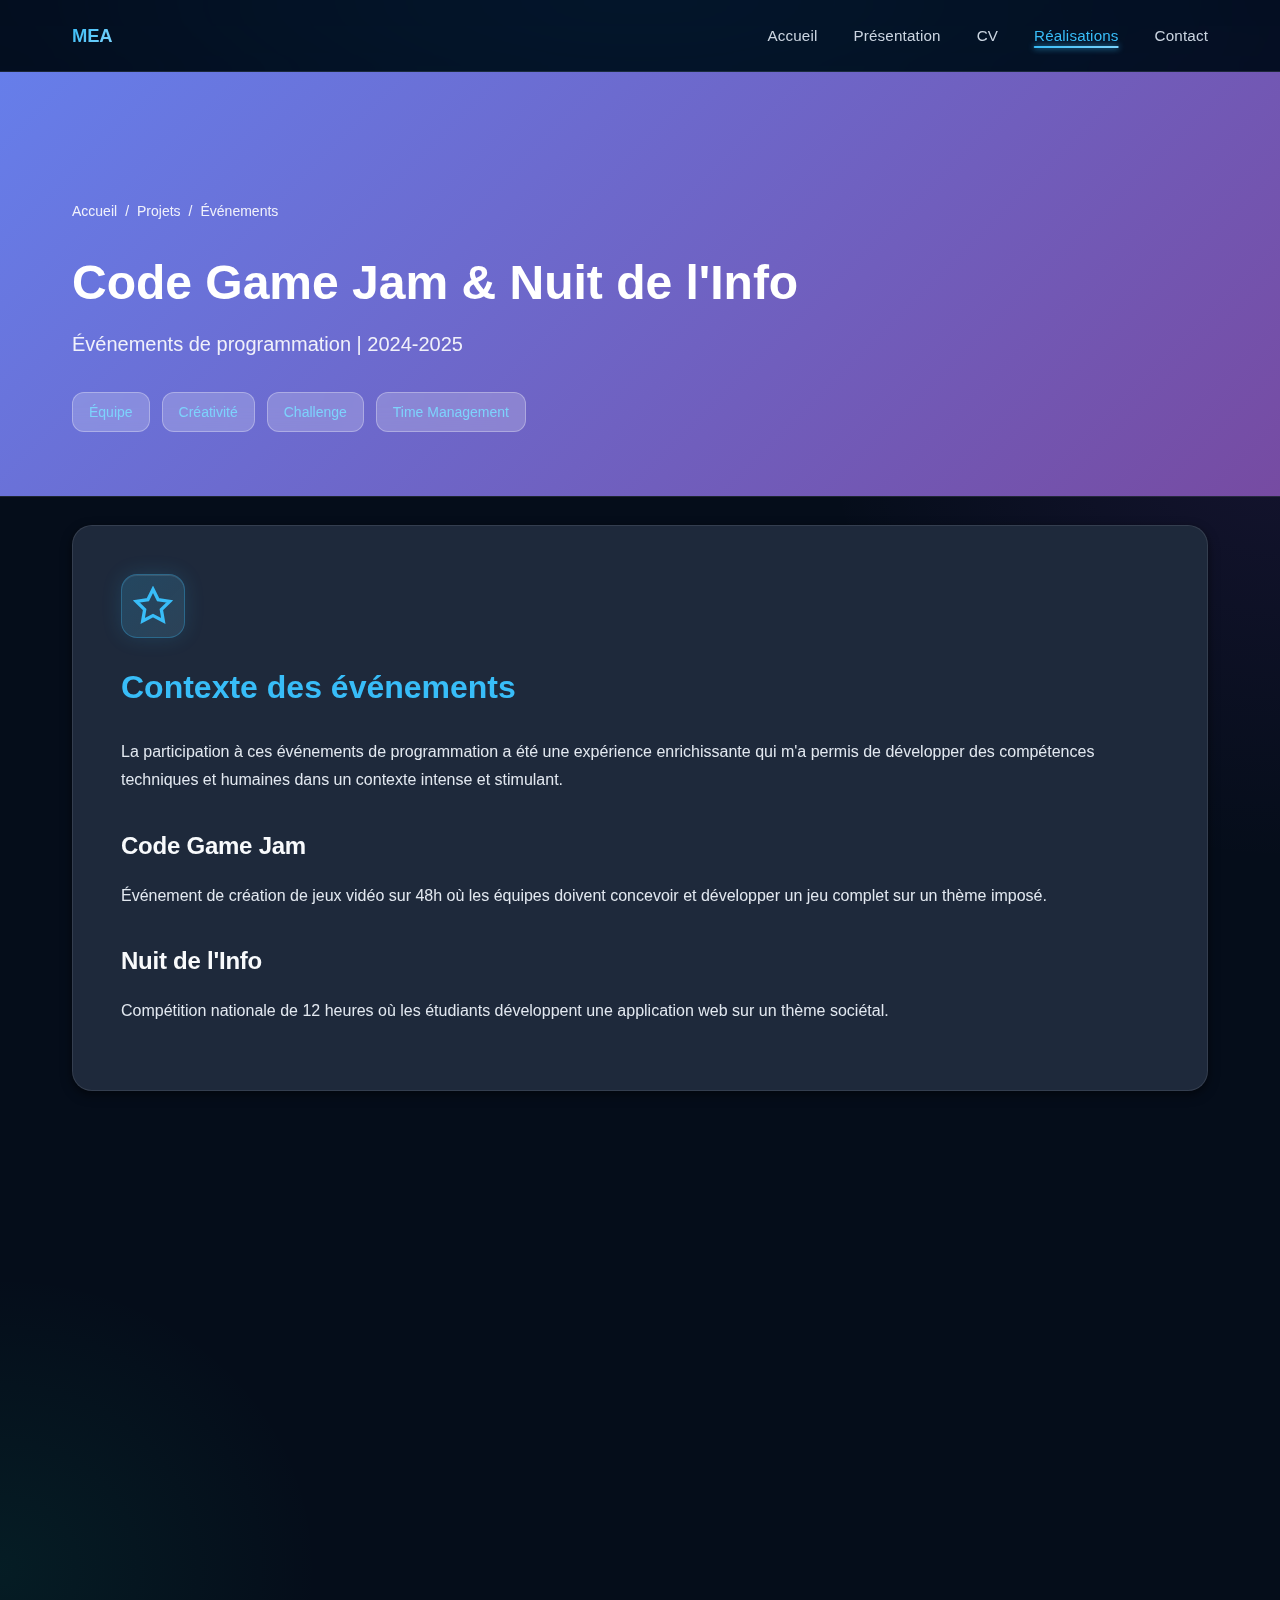
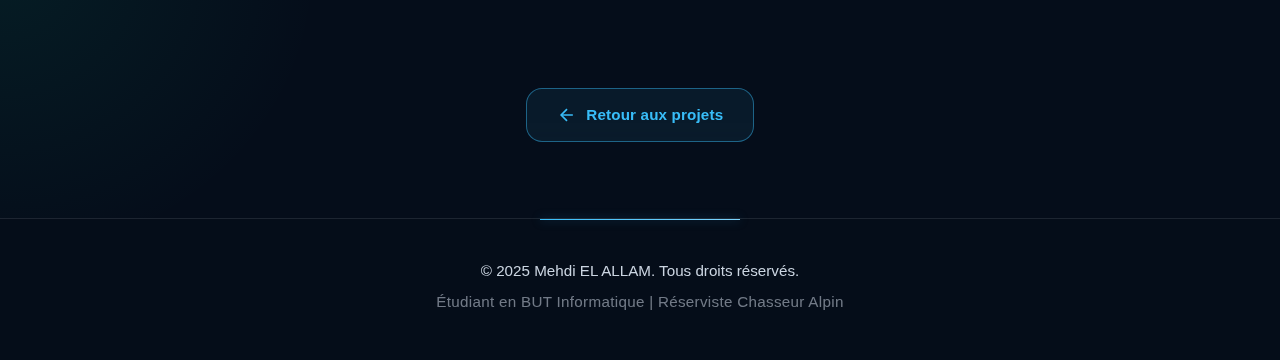
<file: projet-code-game-jam.html>
<!DOCTYPE html>
<html lang="fr">
<head>
    <meta charset="UTF-8">
    <meta name="viewport" content="width=device-width, initial-scale=1.0">
    <meta name="description" content="Participation aux événements Code Game Jam et Nuit de l'Info">
    <meta http-equiv="Content-Security-Policy" content="default-src 'self'; style-src 'self' 'unsafe-inline' https://fonts.googleapis.com; font-src 'self' https://fonts.gstatic.com; script-src 'self'; img-src 'self' data:;">
    <title>Événements de Programmation - Mehdi EL ALLAM</title>
    <link rel="stylesheet" href="assets/css/styles.css">
    <link rel="stylesheet" href="assets/css/project-page.css">
    <link href="https://fonts.googleapis.com/css2?family=Poppins:wght@300;400;500;600;700&display=swap" rel="stylesheet">
</head>
<body>
    <nav class="navbar" id="navbar">
        <div class="container nav-container">
            <div class="logo"><a href="index.html"><span class="logo-text">MEA</span></a></div>
            <ul class="nav-menu" id="nav-menu">
                <li><a href="index.html#accueil" class="nav-link">Accueil</a></li>
                <li><a href="index.html#presentation" class="nav-link">Présentation</a></li>
                <li><a href="index.html#cv" class="nav-link">CV</a></li>
                <li><a href="index.html#projets" class="nav-link active">Réalisations</a></li>
                <li><a href="index.html#contact" class="nav-link">Contact</a></li>
            </ul>
            <button class="hamburger" id="hamburger" aria-label="Menu"><span></span><span></span><span></span></button>
        </div>
    </nav>

    <section class="project-hero">
        <div class="container">
            <div class="breadcrumb"><a href="index.html">Accueil</a><span>/</span><a href="index.html#projets">Projets</a><span>/</span><span>Événements</span></div>
            <h1 class="project-title">Code Game Jam & Nuit de l'Info</h1>
            <p class="project-meta">Événements de programmation | 2024-2025</p>
            <div class="project-tags-hero">
                <span class="tag">Équipe</span><span class="tag">Créativité</span><span class="tag">Challenge</span><span class="tag">Time Management</span>
            </div>
        </div>
    </section>

    <section class="section project-content">
        <div class="container">
            <div class="content-block card-animate">
                <div class="icon-box">
                    <svg xmlns="http://www.w3.org/2000/svg" width="40" height="40" viewBox="0 0 24 24" fill="none" stroke="currentColor" stroke-width="2"><polygon points="12 2 15.09 8.26 22 9.27 17 14.14 18.18 21.02 12 17.77 5.82 21.02 7 14.14 2 9.27 8.91 8.26 12 2"></polygon></svg>
                </div>
                <h2>Contexte des événements</h2>
                <p>La participation à ces événements de programmation a été une expérience enrichissante qui m'a permis de développer des compétences techniques et humaines dans un contexte intense et stimulant.</p>
                <h3>Code Game Jam</h3>
                <p>Événement de création de jeux vidéo sur 48h où les équipes doivent concevoir et développer un jeu complet sur un thème imposé.</p>
                <h3>Nuit de l'Info</h3>
                <p>Compétition nationale de 12 heures où les étudiants développent une application web sur un thème sociétal.</p>
            </div>

            <div class="content-block card-animate">
                <div class="icon-box">
                    <svg xmlns="http://www.w3.org/2000/svg" width="40" height="40" viewBox="0 0 24 24" fill="none" stroke="currentColor" stroke-width="2"><path d="M17 21v-2a4 4 0 0 0-4-4H5a4 4 0 0 0-4 4v2"></path><circle cx="9" cy="7" r="4"></circle><path d="M23 21v-2a4 4 0 0 0-3-3.87"></path><path d="M16 3.13a4 4 0 0 1 0 7.75"></path></svg>
                </div>
                <h2>Compétences développées</h2>
                <ul class="soft-skills">
                    <li><strong>Gestion du stress :</strong> Travailler efficacement sous pression avec des deadlines serrées</li>
                    <li><strong>Travail d'équipe intense :</strong> Coordination rapide et communication constante</li>
                    <li><strong>Créativité :</strong> Trouver des solutions innovantes avec des contraintes de temps</li>
                    <li><strong>Priorisation :</strong> Identifier les fonctionnalités essentielles vs nice-to-have</li>
                    <li><strong>Adaptabilité :</strong> Réagir rapidement aux obstacles et changer de stratégie si nécessaire</li>
                </ul>
            </div>

            <div class="back-link">
                <a href="index.html#projets" class="btn btn-secondary">
                    <svg xmlns="http://www.w3.org/2000/svg" width="20" height="20" viewBox="0 0 24 24" fill="none" stroke="currentColor" stroke-width="2"><line x1="19" y1="12" x2="5" y2="12"></line><polyline points="12 19 5 12 12 5"></polyline></svg>
                    Retour aux projets
                </a>
            </div>
        </div>
    </section>

    <footer class="footer">
        <div class="container">
            <div class="footer-content">
                <p>&copy; 2025 Mehdi EL ALLAM. Tous droits réservés.</p>
                <p class="footer-subtitle">Étudiant en BUT Informatique | Réserviste Chasseur Alpin</p>
            </div>
        </div>
    </footer>
    <script src="assets/js/main.js"></script>
</body>
</html>
</file>
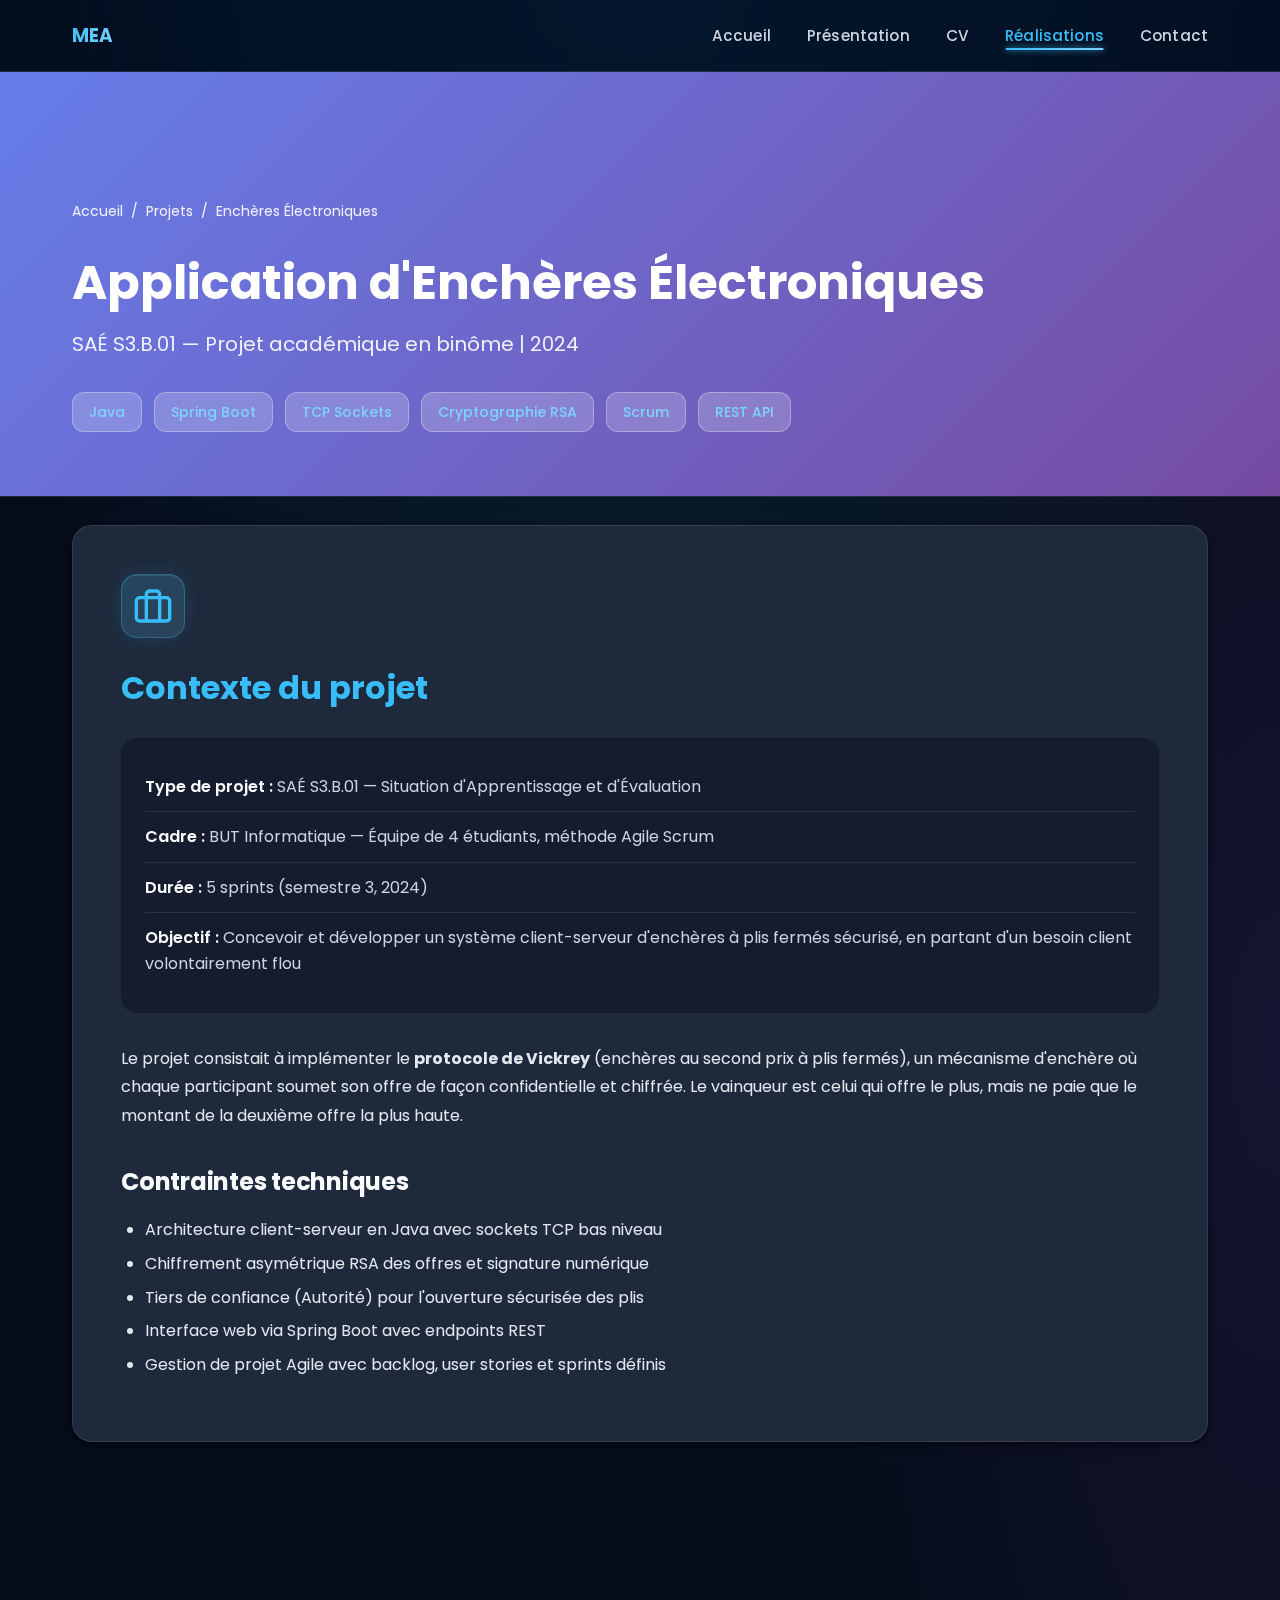
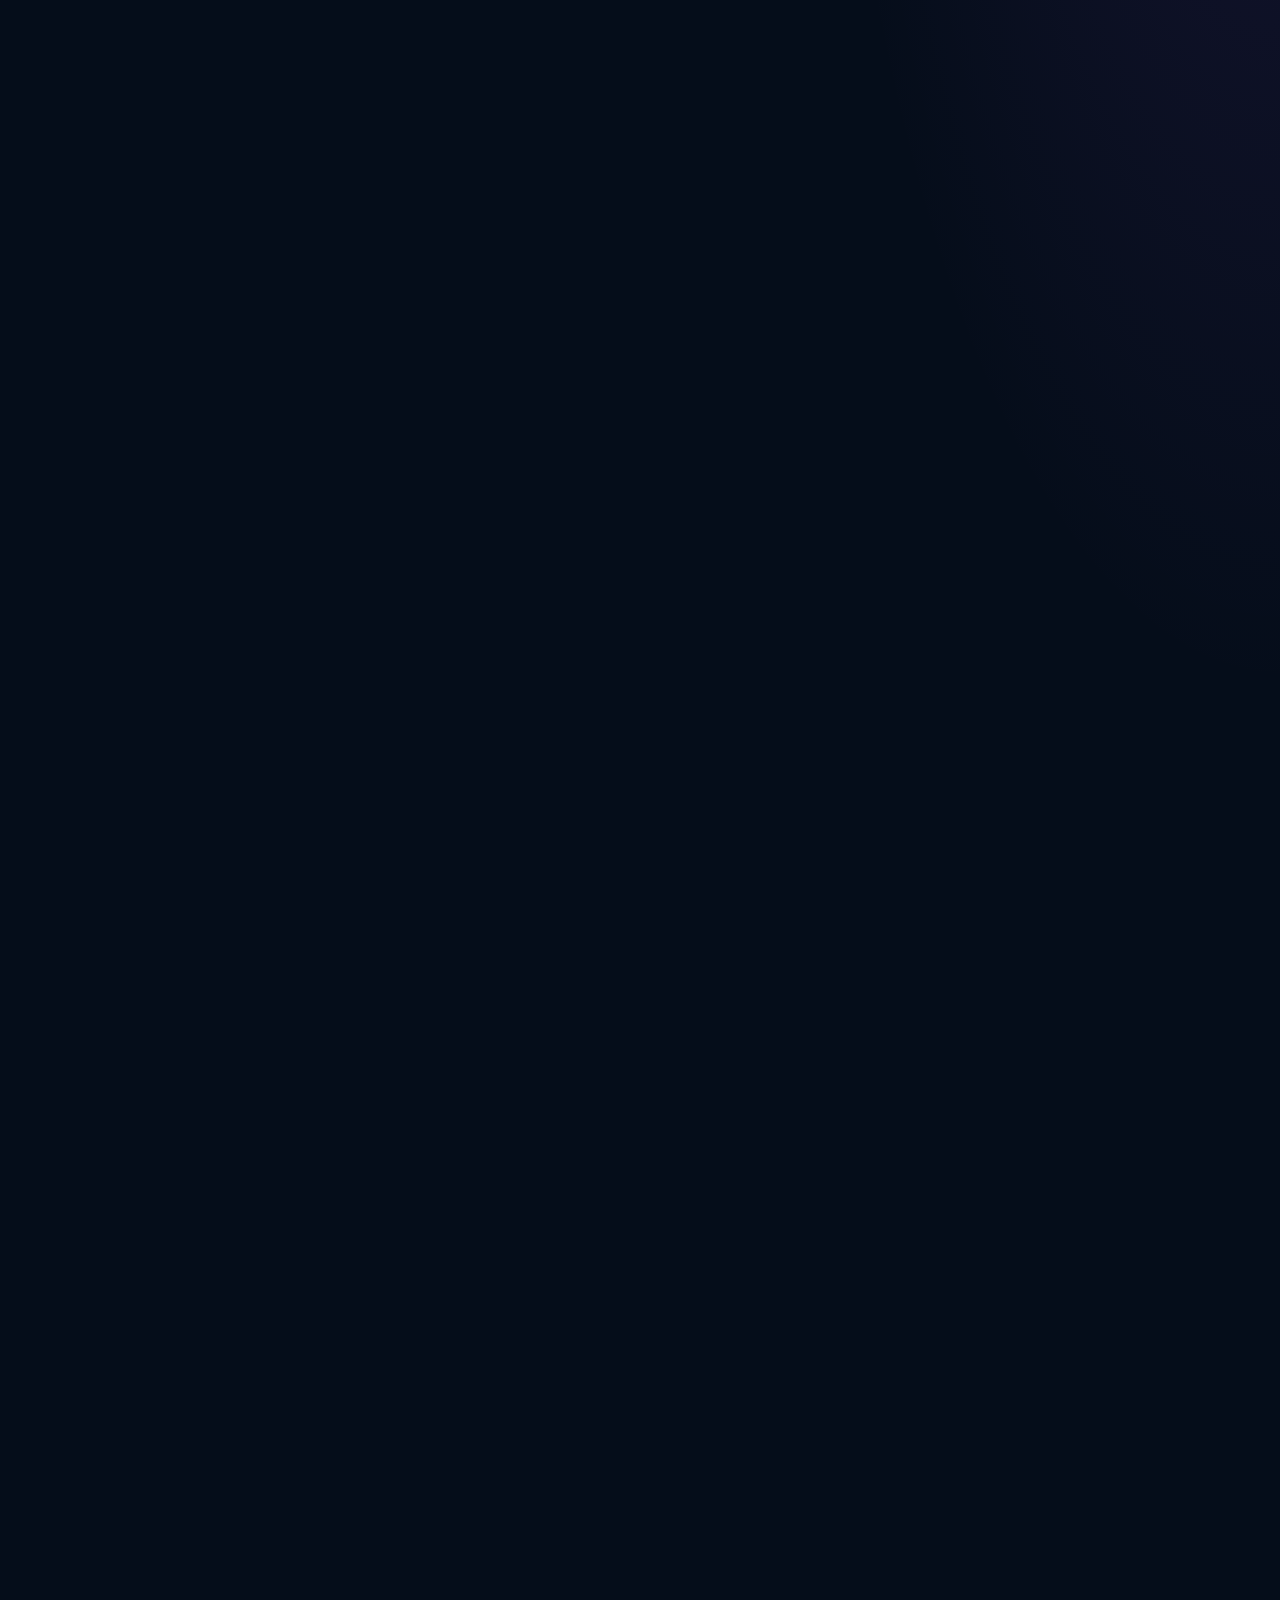
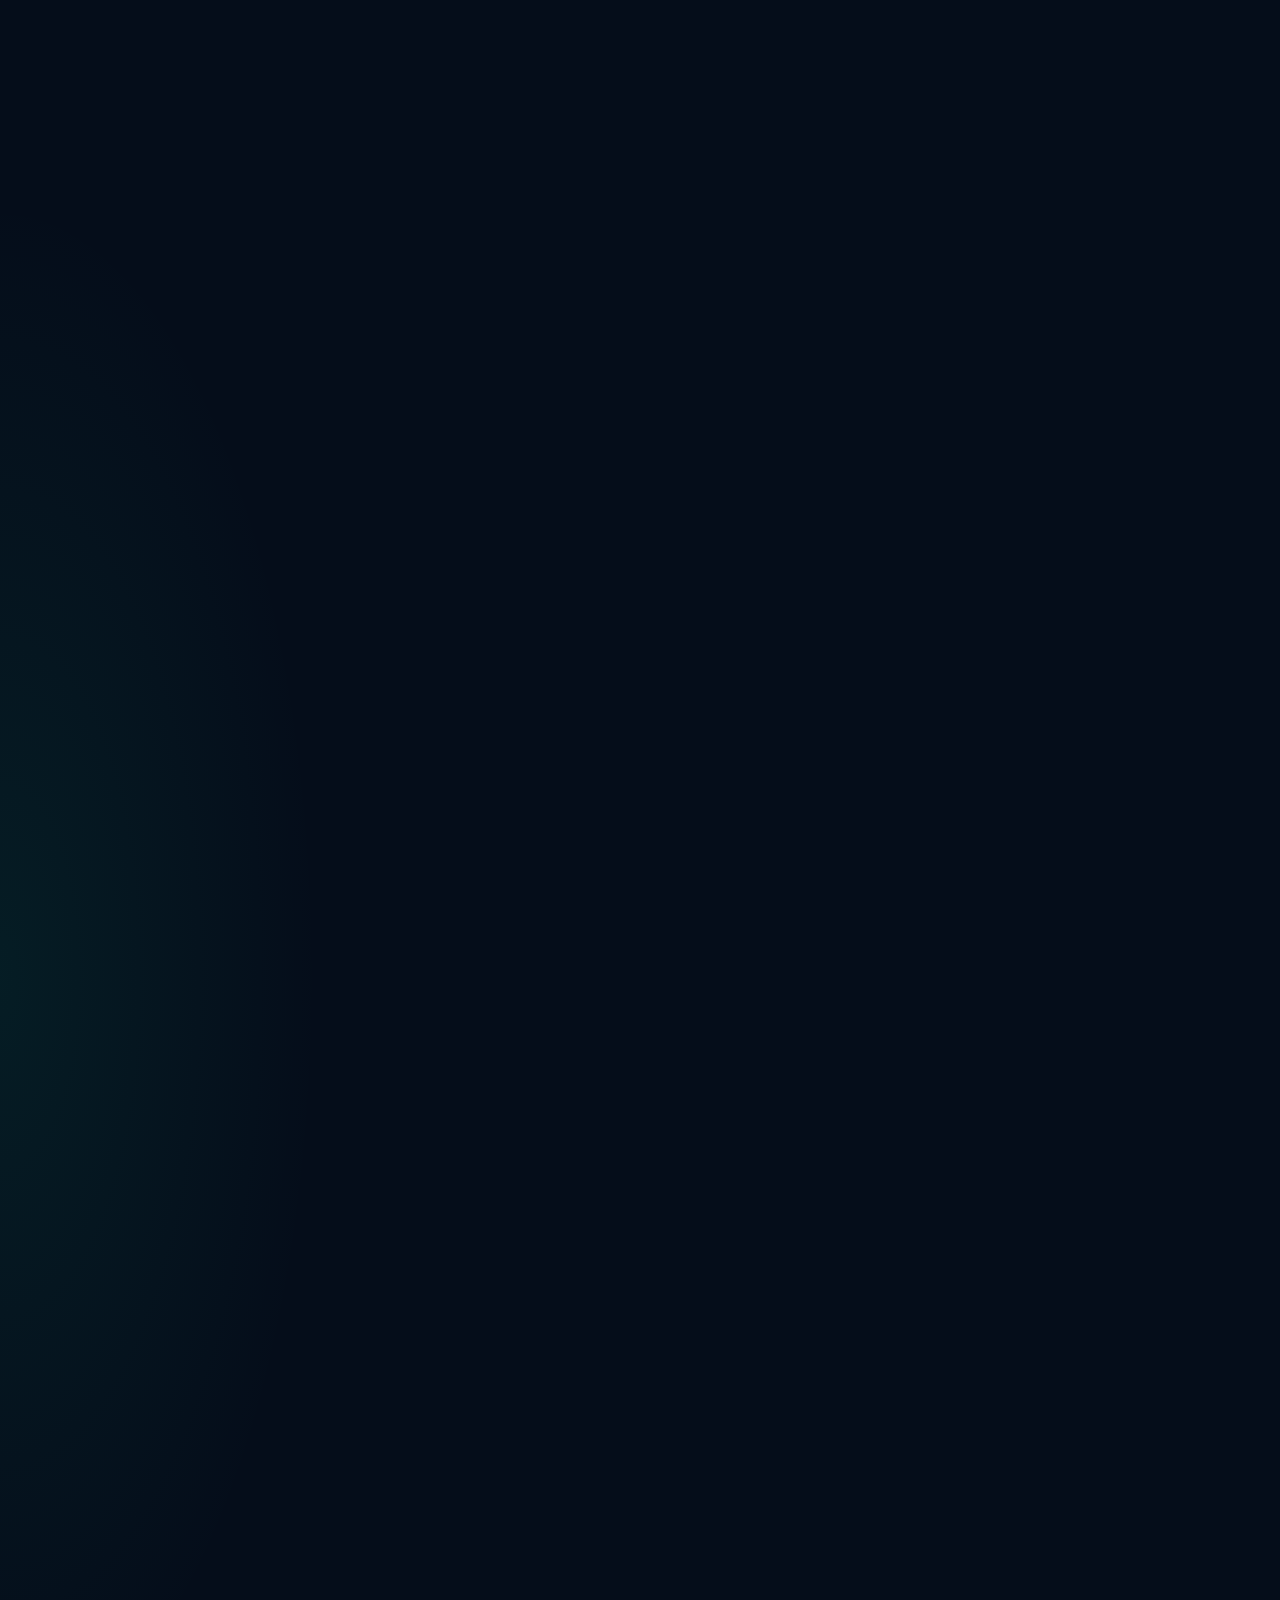
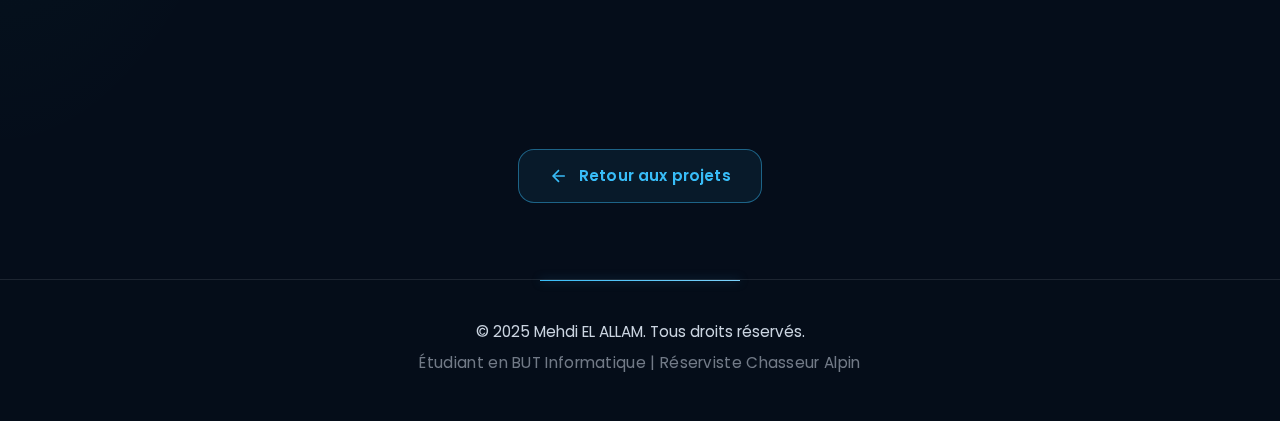
<file: projet-enchere.html>
<!DOCTYPE html>
<html lang="fr">

<head>
    <meta charset="UTF-8">
    <meta name="viewport" content="width=device-width, initial-scale=1.0">
    <meta name="description"
        content="SAÉ S3 - Application d'enchères électroniques à plis fermés (protocole Vickrey), architecture Java TCP + Spring Boot">
    <title>Enchères Électroniques - Mehdi EL ALLAM</title>
    <link rel="stylesheet" href="assets/css/styles.css">
    <link rel="stylesheet" href="assets/css/project-page.css">
    <link href="https://fonts.googleapis.com/css2?family=Poppins:wght@300;400;500;600;700&display=swap"
        rel="stylesheet">
</head>

<body>
    <!-- Navigation -->
    <nav class="navbar" id="navbar">
        <div class="container nav-container">
            <div class="logo">
                <a href="index.html">
                    <span class="logo-text">MEA</span>
                </a>
            </div>
            <ul class="nav-menu" id="nav-menu">
                <li><a href="index.html#accueil" class="nav-link">Accueil</a></li>
                <li><a href="index.html#presentation" class="nav-link">Présentation</a></li>
                <li><a href="index.html#cv" class="nav-link">CV</a></li>
                <li><a href="index.html#projets" class="nav-link active">Réalisations</a></li>
                <li><a href="index.html#contact" class="nav-link">Contact</a></li>
            </ul>
            <button class="hamburger" id="hamburger" aria-label="Menu">
                <span></span>
                <span></span>
                <span></span>
            </button>
        </div>
    </nav>

    <!-- Project Hero -->
    <section class="project-hero">
        <div class="container">
            <div class="breadcrumb">
                <a href="index.html">Accueil</a>
                <span>/</span>
                <a href="index.html#projets">Projets</a>
                <span>/</span>
                <span>Enchères Électroniques</span>
            </div>
            <h1 class="project-title">Application d'Enchères Électroniques</h1>
            <p class="project-meta">SAÉ S3.B.01 — Projet académique en binôme | 2024</p>
            <div class="project-tags-hero">
                <span class="tag">Java</span>
                <span class="tag">Spring Boot</span>
                <span class="tag">TCP Sockets</span>
                <span class="tag">Cryptographie RSA</span>
                <span class="tag">Scrum</span>
                <span class="tag">REST API</span>
            </div>
        </div>
    </section>

    <!-- Project Content -->
    <section class="section project-content">
        <div class="container">

            <!-- Contexte -->
            <div class="content-block card-animate">
                <div class="icon-box">
                    <svg xmlns="http://www.w3.org/2000/svg" width="40" height="40" viewBox="0 0 24 24" fill="none"
                        stroke="currentColor" stroke-width="2">
                        <rect x="2" y="7" width="20" height="14" rx="2" ry="2"></rect>
                        <path d="M16 21V5a2 2 0 0 0-2-2h-4a2 2 0 0 0-2 2v16"></path>
                    </svg>
                </div>
                <h2>Contexte du projet</h2>
                <div class="content-info">
                    <div class="info-item">
                        <strong>Type de projet :</strong> SAÉ S3.B.01 — Situation d'Apprentissage et d'Évaluation
                    </div>
                    <div class="info-item">
                        <strong>Cadre :</strong> BUT Informatique — Équipe de 4 étudiants, méthode Agile Scrum
                    </div>
                    <div class="info-item">
                        <strong>Durée :</strong> 5 sprints (semestre 3, 2024)
                    </div>
                    <div class="info-item">
                        <strong>Objectif :</strong> Concevoir et développer un système client-serveur d'enchères à plis
                        fermés sécurisé, en partant d'un besoin client volontairement flou
                    </div>
                </div>
                <p>
                    Le projet consistait à implémenter le <strong>protocole de Vickrey</strong> (enchères au second prix
                    à plis fermés), un mécanisme d'enchère où chaque participant soumet son offre de façon
                    confidentielle et chiffrée. Le vainqueur est celui qui offre le plus, mais ne paie que le montant de
                    la deuxième offre la plus haute.
                </p>
                <h3>Contraintes techniques</h3>
                <ul>
                    <li>Architecture client-serveur en Java avec sockets TCP bas niveau</li>
                    <li>Chiffrement asymétrique RSA des offres et signature numérique</li>
                    <li>Tiers de confiance (Autorité) pour l'ouverture sécurisée des plis</li>
                    <li>Interface web via Spring Boot avec endpoints REST</li>
                    <li>Gestion de projet Agile avec backlog, user stories et sprints définis</li>
                </ul>
            </div>

            <!-- Architecture -->
            <div class="content-block card-animate">
                <div class="icon-box">
                    <svg xmlns="http://www.w3.org/2000/svg" width="40" height="40" viewBox="0 0 24 24" fill="none"
                        stroke="currentColor" stroke-width="2">
                        <polyline points="16 18 22 12 16 6"></polyline>
                        <polyline points="8 6 2 12 8 18"></polyline>
                    </svg>
                </div>
                <h2>Architecture & Protocole</h2>

                <h3>Architecture hybride</h3>
                <div class="tools-grid">
                    <div class="tool-item">
                        <h4>Cœur réseau — Sockets TCP Java</h4>
                        <p>Protocole d'échange bas niveau entre Vendeur, Enchérisseurs et Autorité. Serveurs
                            multithreadés pour gérer les connexions simultanées.</p>
                    </div>
                    <div class="tool-item">
                        <h4>Interface web — Spring Boot</h4>
                        <p>API REST pour l'inscription, l'authentification et le dashboard. Endpoints HTTP gérés par
                            Spring Boot avec formulaires d'enchères.</p>
                    </div>
                    <div class="tool-item">
                        <h4>Sécurité — Cryptographie RSA</h4>
                        <p>Gestion des clés asymétriques publiques/privées, signature numérique des offres, calcul du
                            vainqueur selon la règle du second prix.</p>
                    </div>
                    <div class="tool-item">
                        <h4>Méthode — Agile Scrum</h4>
                        <p>5 sprints avec backlog refinement, user stories, critères d'acceptation et relation client
                            simulée.</p>
                    </div>
                </div>

                <h3>Déroulement des sprints</h3>
                <div class="timeline">
                    <div class="timeline-item">
                        <div class="timeline-dot"></div>
                        <div class="timeline-content">
                            <h4>Sprint 1 — Cadrage & Architecture</h4>
                            <ul>
                                <li>Analyse du besoin client, rédaction des user stories</li>
                                <li>Choix de l'architecture hybride TCP/Spring Boot</li>
                                <li>Setup du projet et des outils (Git, Maven)</li>
                            </ul>
                        </div>
                    </div>
                    <div class="timeline-item">
                        <div class="timeline-dot"></div>
                        <div class="timeline-content">
                            <h4>Sprint 2-3 — Protocole réseau & Cryptographie</h4>
                            <ul>
                                <li>Implémentation des sockets TCP multithreadés</li>
                                <li>Chiffrement RSA et signature numérique des offres</li>
                                <li>Protocole de communication Vendeur/Enchérisseur/Autorité</li>
                            </ul>
                        </div>
                    </div>
                    <div class="timeline-item">
                        <div class="timeline-dot"></div>
                        <div class="timeline-content">
                            <h4>Sprint 4 — Interface web & API REST</h4>
                            <ul>
                                <li>Création des endpoints Spring Boot (auth, dashboard, enchères)</li>
                                <li>Dashboard administrateur et formulaires</li>
                                <li>Intégration frontend/backend</li>
                            </ul>
                        </div>
                    </div>
                    <div class="timeline-item">
                        <div class="timeline-dot"></div>
                        <div class="timeline-content">
                            <h4>Sprint 5 — Tests & Livraison</h4>
                            <ul>
                                <li>Tests d'intégration du système complet</li>
                                <li>Correction des bugs, stabilisation</li>
                                <li>Documentation et présentation client</li>
                            </ul>
                        </div>
                    </div>
                </div>
            </div>

            <!-- Contribution personnelle -->
            <div class="content-block card-animate">
                <div class="icon-box">
                    <svg xmlns="http://www.w3.org/2000/svg" width="40" height="40" viewBox="0 0 24 24" fill="none"
                        stroke="currentColor" stroke-width="2">
                        <path d="M20 21v-2a4 4 0 0 0-4-4H8a4 4 0 0 0-4 4v2"></path>
                        <circle cx="12" cy="7" r="4"></circle>
                    </svg>
                </div>
                <h2>Ma contribution personnelle</h2>
                <p>
                    Dans ce projet, j'ai occupé un rôle hybride : <strong>Product Owner</strong> côté gestion et
                    <strong>Lead Backend & Sécurité</strong> côté technique.
                </p>

                <div class="contribution-grid">
                    <div class="contribution-item">
                        <h4>Product Owner</h4>
                        <ul>
                            <li>Garant de la vision produit sur les 5 sprints</li>
                            <li>Rédaction et affinage du Product Backlog</li>
                            <li>Point de contact client : recueil du feedback, validation des incréments</li>
                            <li>Priorisation des user stories selon valeur métier / effort technique</li>
                        </ul>
                    </div>
                    <div class="contribution-item">
                        <h4>Backend & Sécurité</h4>
                        <ul>
                            <li>Implémentation du protocole cryptographique RSA en Java</li>
                            <li>Développement des serveurs TCP multithreadés</li>
                            <li>Algorithme de calcul du vainqueur (règle du second prix)</li>
                            <li>Endpoints Spring Boot : authentification, gestion des comptes</li>
                        </ul>
                    </div>
                </div>
            </div>

            <!-- Apprentissages -->
            <div class="content-block card-animate">
                <div class="icon-box">
                    <svg xmlns="http://www.w3.org/2000/svg" width="40" height="40" viewBox="0 0 24 24" fill="none"
                        stroke="currentColor" stroke-width="2">
                        <path d="M2 3h6a4 4 0 0 1 4 4v14a3 3 0 0 0-3-3H2z"></path>
                        <path d="M22 3h-6a4 4 0 0 0-4 4v14a3 3 0 0 1 3-3h7z"></path>
                    </svg>
                </div>
                <h2>Ce que ce projet m'a apporté</h2>

                <div class="skills-learned">
                    <div class="skill-category">
                        <h4>Réseau & Sécurité</h4>
                        <ul>
                            <li>Programmation sockets TCP, flux synchrones, gestion des connexions simultanées</li>
                            <li>Cryptographie appliquée : RSA, signature numérique, gestion des clés</li>
                            <li>Conception de protocoles de communication sécurisés</li>
                        </ul>
                    </div>
                    <div class="skill-category">
                        <h4>Architecture logicielle</h4>
                        <ul>
                            <li>Intégration de systèmes hétérogènes (Java natif + Spring Boot)</li>
                            <li>Conception d'API REST cohérentes et testables</li>
                            <li>Séparation des responsabilités entre couches réseau et web</li>
                        </ul>
                    </div>
                    <div class="skill-category">
                        <h4>Gestion de projet Agile</h4>
                        <ul>
                            <li>Pilotage du backlog produit de A à Z</li>
                            <li>Formalisation des besoins flous en user stories actionnables</li>
                            <li>Coordination équipe de 4 personnes sur 5 sprints</li>
                        </ul>
                    </div>
                    <div class="skill-category">
                        <h4>Travail en équipe</h4>
                        <ul>
                            <li>Répartition claire des rôles et des responsabilités</li>
                            <li>Communication régulière avec le client simulé</li>
                            <li>Revue de code et intégration continue</li>
                        </ul>
                    </div>
                </div>
            </div>

            <!-- Back to projects -->
            <div class="back-link">
                <a href="index.html#projets" class="btn btn-secondary">
                    <svg xmlns="http://www.w3.org/2000/svg" width="20" height="20" viewBox="0 0 24 24" fill="none"
                        stroke="currentColor" stroke-width="2">
                        <line x1="19" y1="12" x2="5" y2="12"></line>
                        <polyline points="12 19 5 12 12 5"></polyline>
                    </svg>
                    Retour aux projets
                </a>
            </div>
        </div>
    </section>

    <!-- Footer -->
    <footer class="footer">
        <div class="container">
            <div class="footer-content">
                <p>&copy; 2025 Mehdi EL ALLAM. Tous droits réservés.</p>
                <p class="footer-subtitle">Étudiant en BUT Informatique | Réserviste Chasseur Alpin</p>
            </div>
        </div>
    </footer>

    <script src="assets/js/main.js"></script>
</body>

</html>
</file>
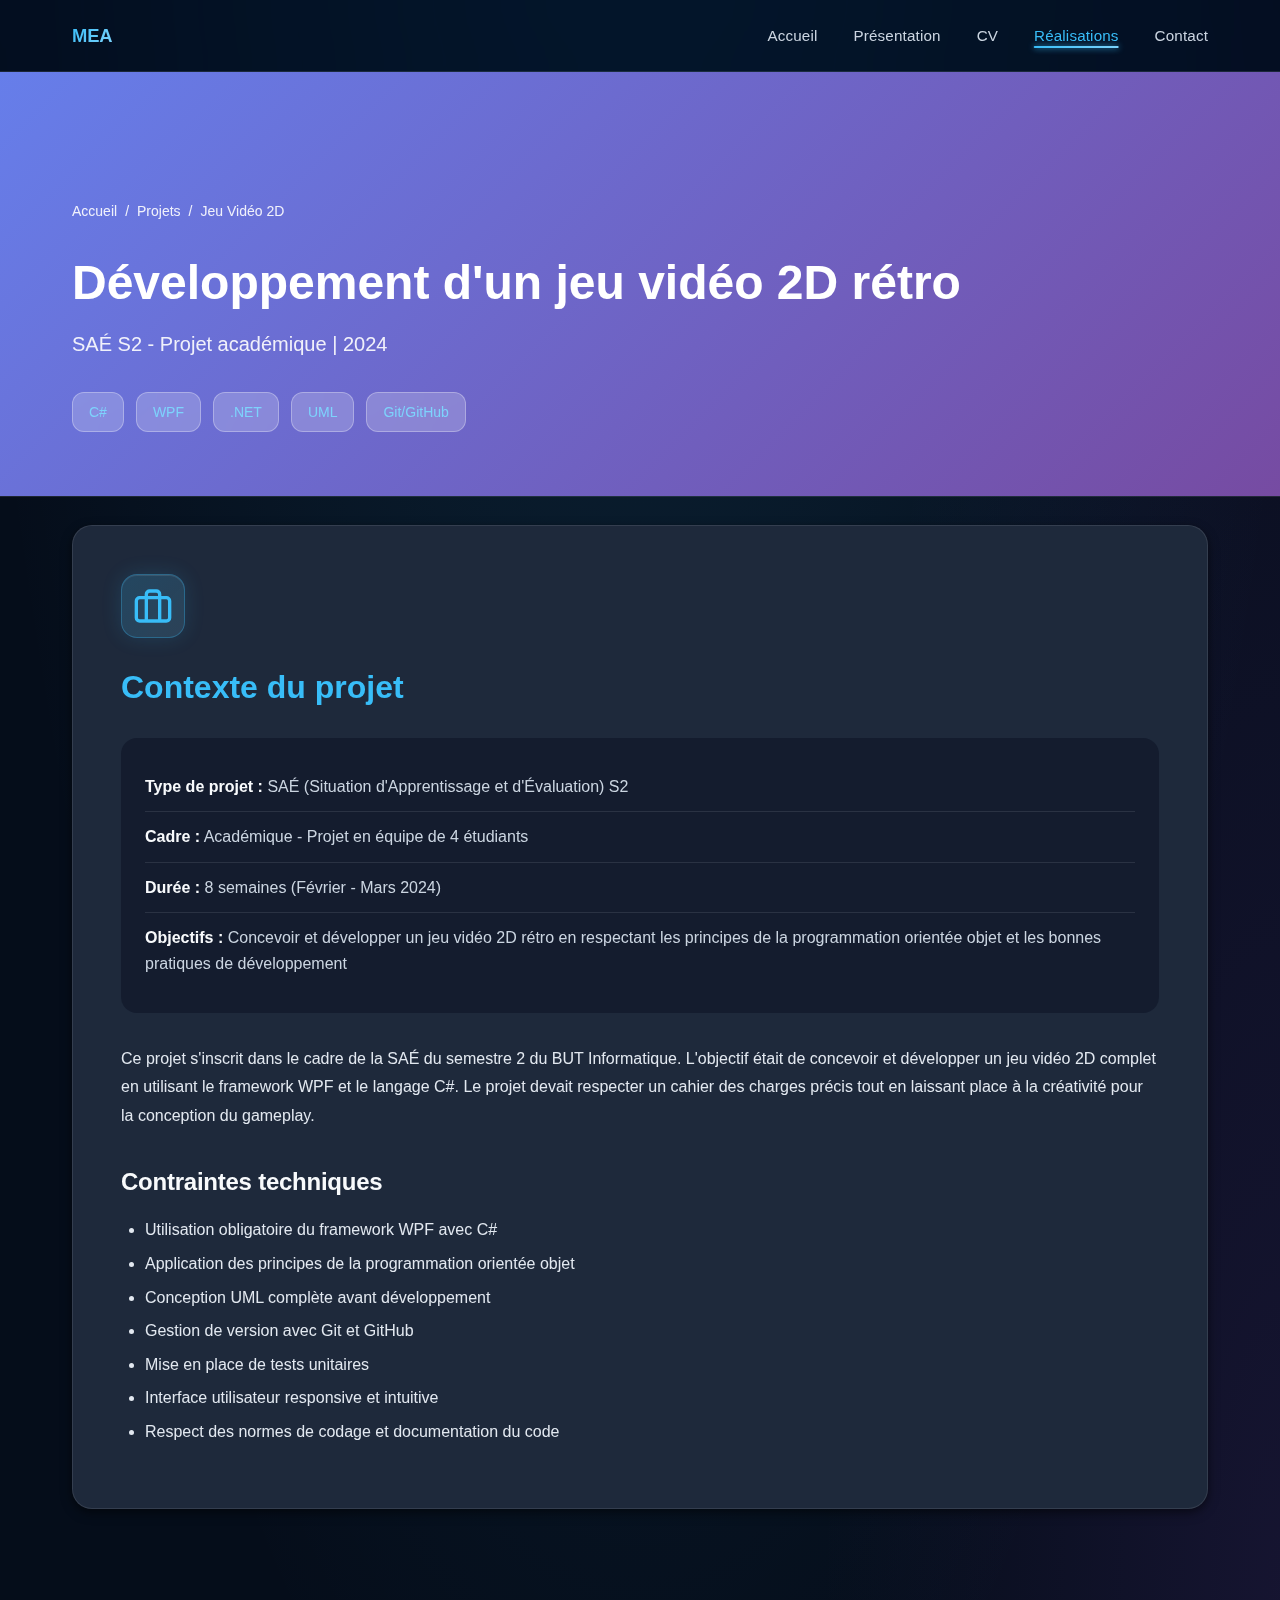
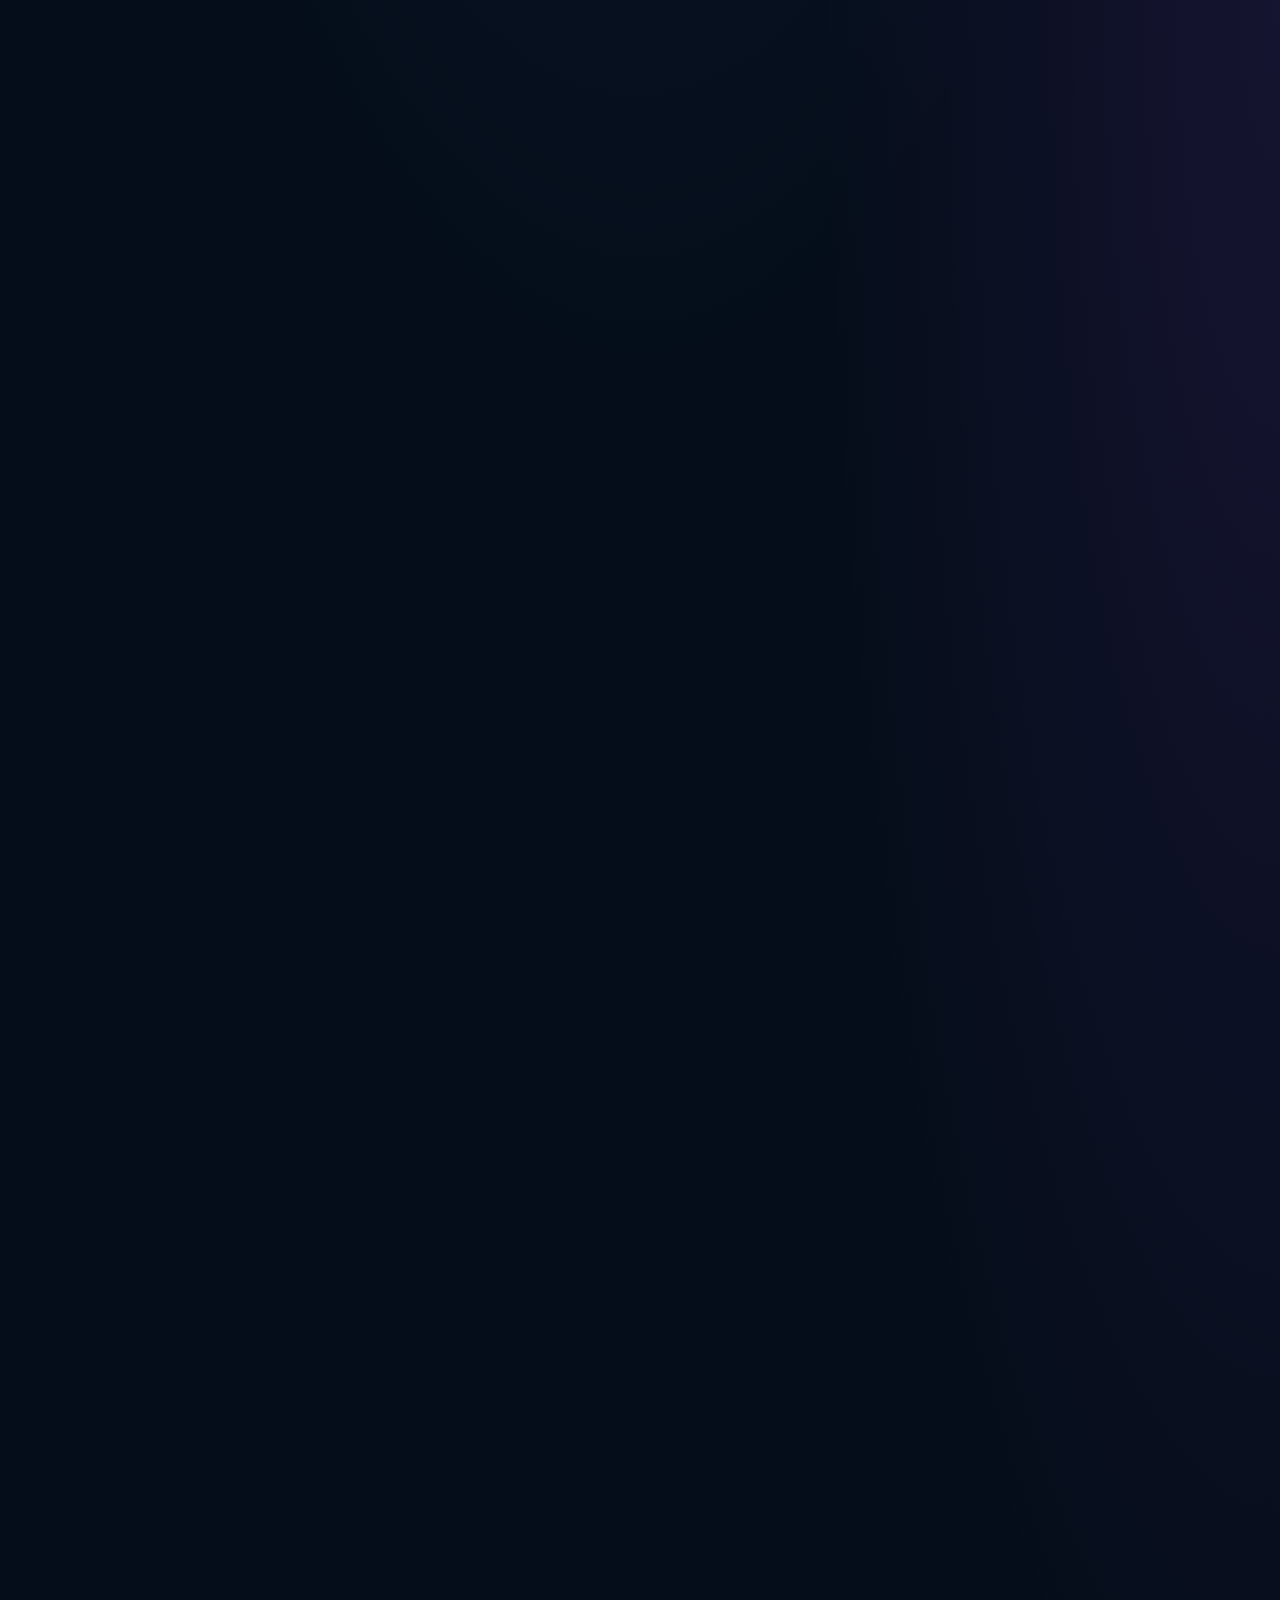
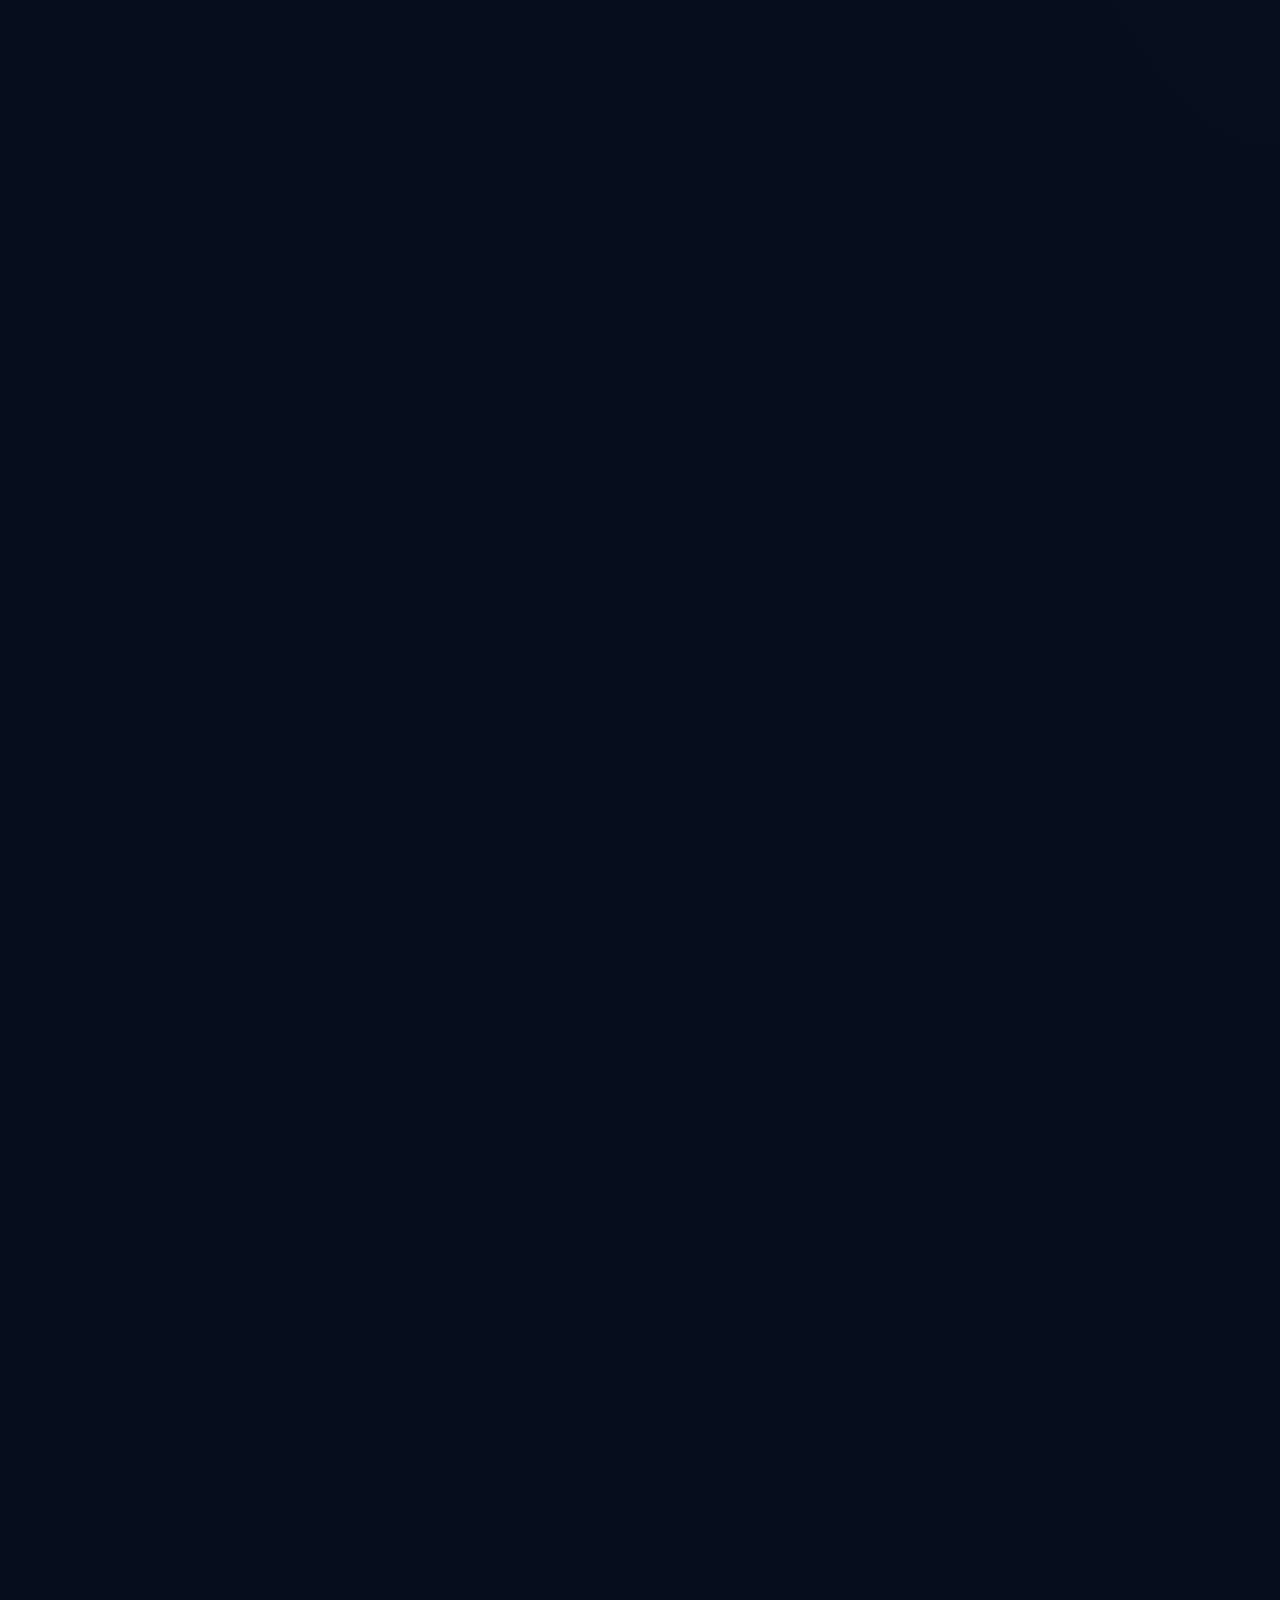
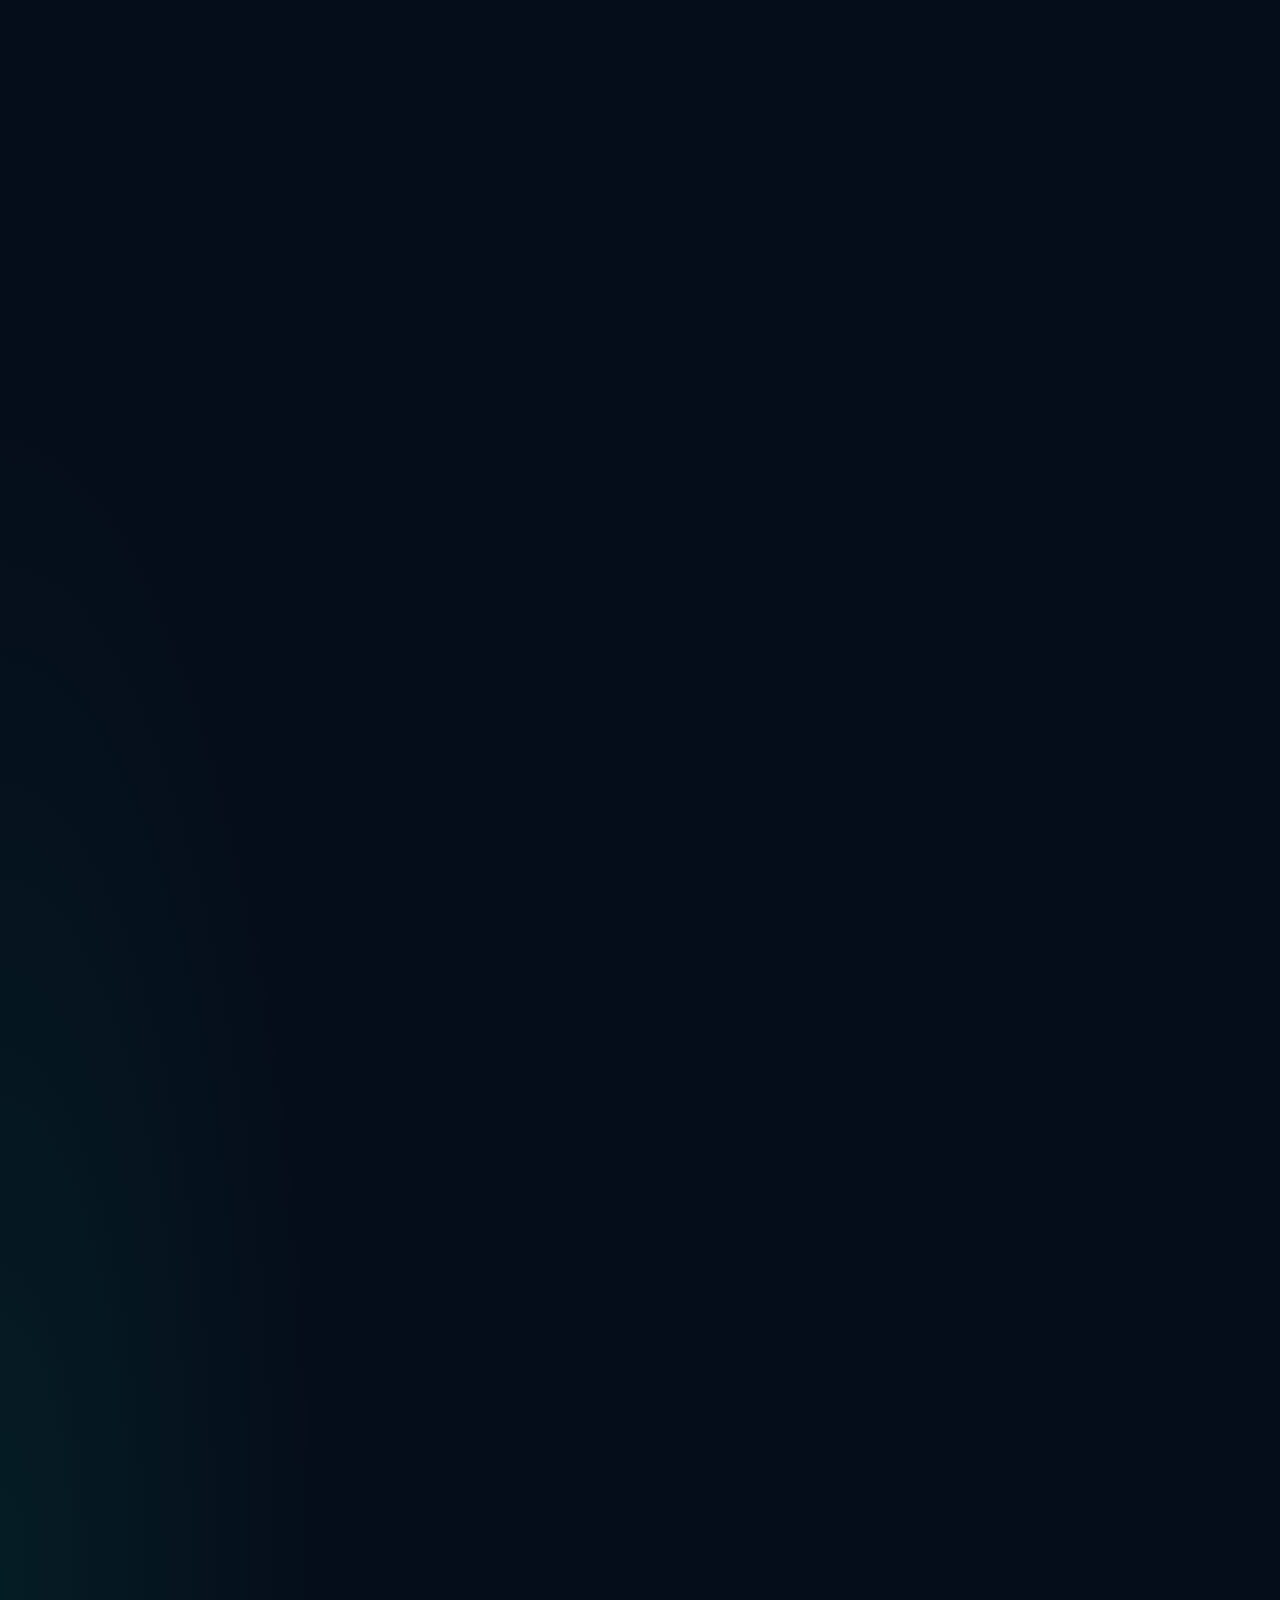
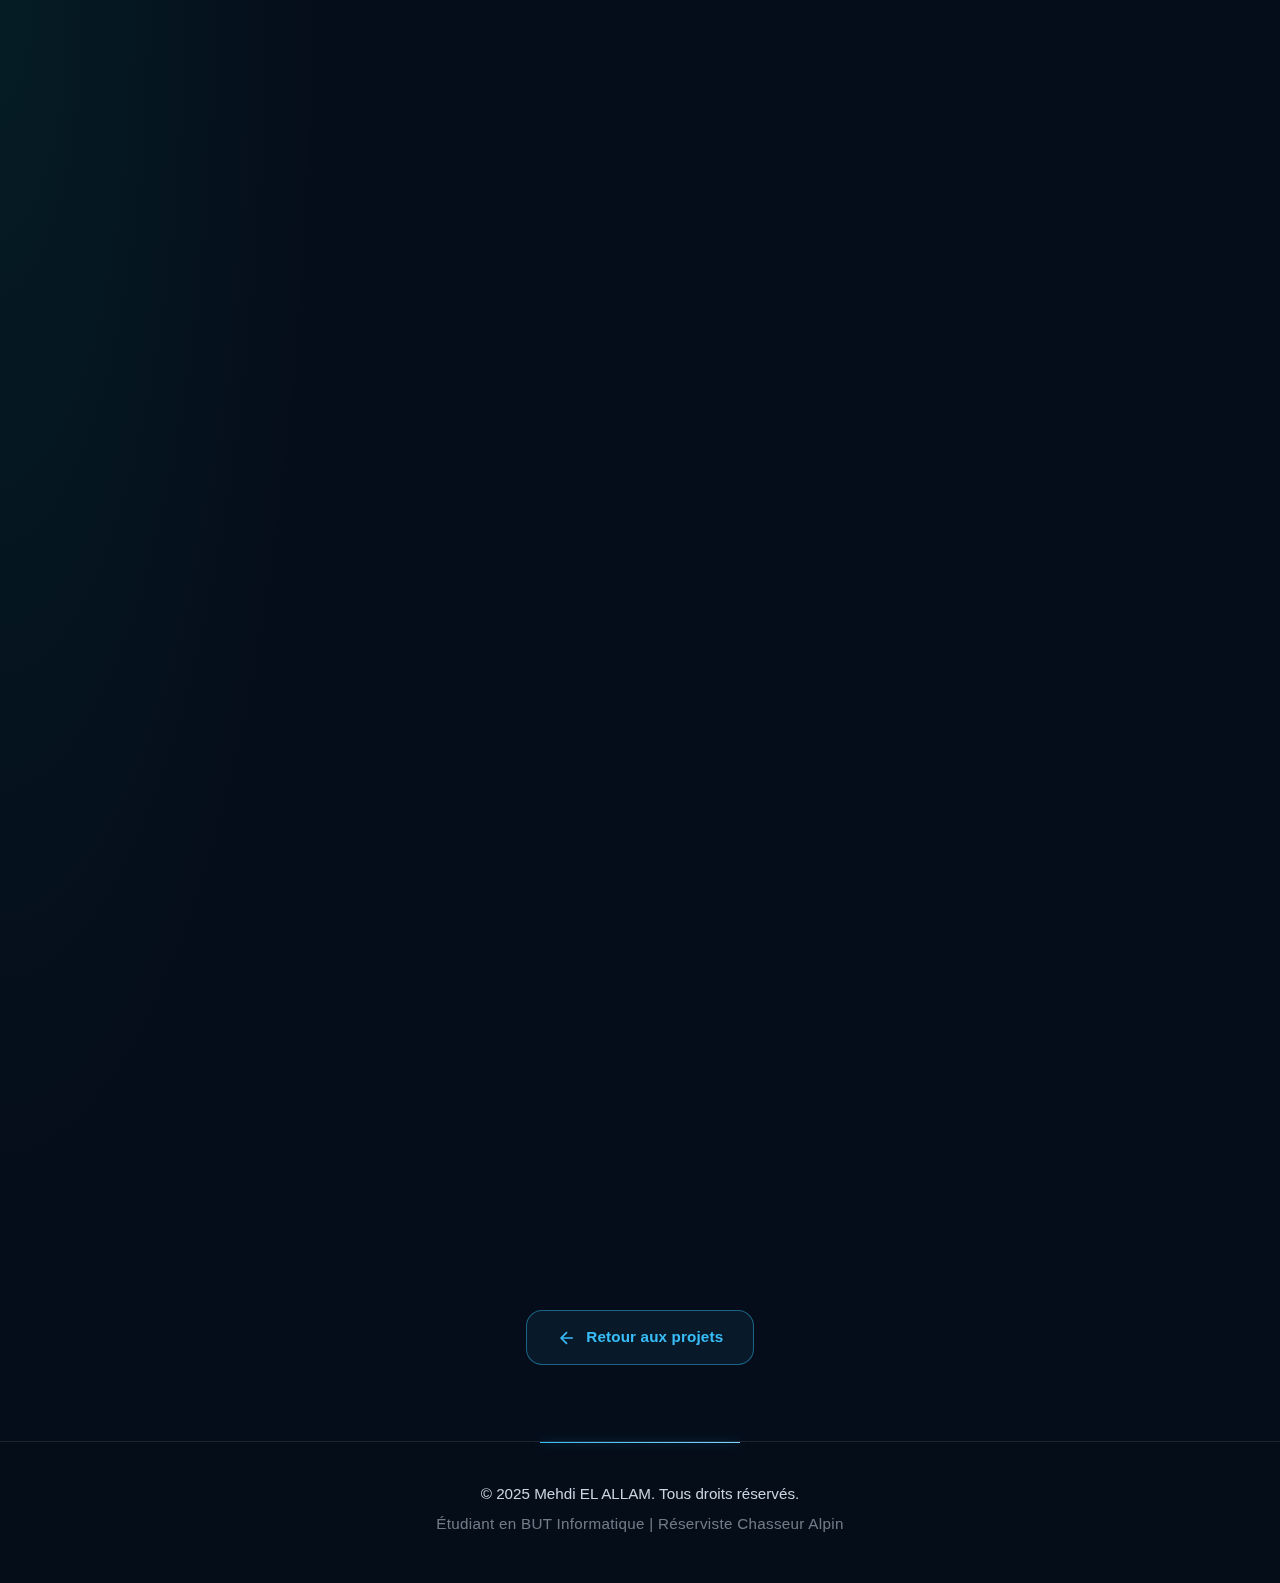
<file: projet-jeu-video.html>
<!DOCTYPE html>
<html lang="fr">
<head>
    <meta charset="UTF-8">
    <meta name="viewport" content="width=device-width, initial-scale=1.0">
    <meta name="description" content="Projet SAÉ - Développement d'un jeu vidéo 2D rétro avec C# et WPF">
    <meta http-equiv="Content-Security-Policy" content="default-src 'self'; style-src 'self' 'unsafe-inline' https://fonts.googleapis.com; font-src 'self' https://fonts.gstatic.com; script-src 'self'; img-src 'self' data:;">
    <title>Jeu Vidéo 2D - Mehdi EL ALLAM</title>
    
    <link rel="stylesheet" href="styles.css">
    <link rel="stylesheet" href="project-page.css">
    
    <link href="https://fonts.googleapis.com/css2?family=Poppins:wght@300;400;500;600;700&display=swap" rel="stylesheet">
</head>
<body>
    <nav class="navbar" id="navbar">
        <div class="container nav-container">
            <div class="logo">
                <a href="index.html">
                    <span class="logo-text">MEA</span>
                </a>
            </div>
            <ul class="nav-menu" id="nav-menu">
                <li><a href="index.html#accueil" class="nav-link">Accueil</a></li>
                <li><a href="index.html#presentation" class="nav-link">Présentation</a></li>
                <li><a href="index.html#cv" class="nav-link">CV</a></li>
                <li><a href="index.html#projets" class="nav-link active">Réalisations</a></li>
                <li><a href="index.html#contact" class="nav-link">Contact</a></li>
            </ul>
            <button class="hamburger" id="hamburger" aria-label="Menu">
                <span></span>
                <span></span>
                <span></span>
            </button>
        </div>
    </nav>

    <section class="project-hero">
        <div class="container">
            <div class="breadcrumb">
                <a href="index.html">Accueil</a>
                <span>/</span>
                <a href="index.html#projets">Projets</a>
                <span>/</span>
                <span>Jeu Vidéo 2D</span>
            </div>
            <h1 class="project-title">Développement d'un jeu vidéo 2D rétro</h1>
            <p class="project-meta">SAÉ S2 - Projet académique | 2024</p>
            <div class="project-tags-hero">
                <span class="tag">C#</span>
                <span class="tag">WPF</span>
                <span class="tag">.NET</span>
                <span class="tag">UML</span>
                <span class="tag">Git/GitHub</span>
            </div>
        </div>
    </section>

    <section class="section project-content">
        <div class="container">
            <div class="content-block card-animate">
                <div class="icon-box">
                    <svg xmlns="http://www.w3.org/2000/svg" width="40" height="40" viewBox="0 0 24 24" fill="none" stroke="currentColor" stroke-width="2">
                        <rect x="2" y="7" width="20" height="14" rx="2" ry="2"></rect>
                        <path d="M16 21V5a2 2 0 0 0-2-2h-4a2 2 0 0 0-2 2v16"></path>
                    </svg>
                </div>
                <h2>Contexte du projet</h2>
                <div class="content-info">
                    <div class="info-item">
                        <strong>Type de projet :</strong> SAÉ (Situation d'Apprentissage et d'Évaluation) S2
                    </div>
                    <div class="info-item">
                        <strong>Cadre :</strong> Académique - Projet en équipe de 4 étudiants
                    </div>
                    <div class="info-item">
                        <strong>Durée :</strong> 8 semaines (Février - Mars 2024)
                    </div>
                    <div class="info-item">
                        <strong>Objectifs :</strong> Concevoir et développer un jeu vidéo 2D rétro en respectant les principes de la programmation orientée objet et les bonnes pratiques de développement
                    </div>
                </div>
                <p>
                    Ce projet s'inscrit dans le cadre de la SAÉ du semestre 2 du BUT Informatique. L'objectif était de concevoir et développer un jeu vidéo 2D complet en utilisant le framework WPF et le langage C#. Le projet devait respecter un cahier des charges précis tout en laissant place à la créativité pour la conception du gameplay.
                </p>
                <h3>Contraintes techniques</h3>
                <ul>
                    <li>Utilisation obligatoire du framework WPF avec C#</li>
                    <li>Application des principes de la programmation orientée objet</li>
                    <li>Conception UML complète avant développement</li>
                    <li>Gestion de version avec Git et GitHub</li>
                    <li>Mise en place de tests unitaires</li>
                    <li>Interface utilisateur responsive et intuitive</li>
                    <li>Respect des normes de codage et documentation du code</li>
                </ul>
            </div>

            <div class="content-block card-animate">
                <div class="icon-box">
                    <svg xmlns="http://www.w3.org/2000/svg" width="40" height="40" viewBox="0 0 24 24" fill="none" stroke="currentColor" stroke-width="2">
                        <path d="M12 2v20M17 5H9.5a3.5 3.5 0 0 0 0 7h5a3.5 3.5 0 0 1 0 7H6"></path>
                    </svg>
                </div>
                <h2>Méthodes de travail</h2>

                <h3>Organisation agile</h3>
                <p>
                    Nous avons adopté une méthodologie agile inspirée de Scrum avec des sprints d'une semaine. Chaque sprint débutait par une réunion de planification et se terminait par une démonstration et une rétrospective.
                </p>
                <ul>
                    <li><strong>Sprint 1-2 :</strong> Conception UML, architecture logicielle, setup du projet</li>
                    <li><strong>Sprint 3-4 :</strong> Développement du moteur de jeu et des mécaniques de base</li>
                    <li><strong>Sprint 5-6 :</strong> Développement de l'interface utilisateur et des niveaux</li>
                    <li><strong>Sprint 7 :</strong> Tests, corrections de bugs, optimisations</li>
                    <li><strong>Sprint 8 :</strong> Documentation, préparation de la présentation finale</li>
                </ul>

                <h3>Outils et technologies</h3>
                <div class="tools-grid">
                    <div class="tool-item">
                        <h4>Développement</h4>
                        <p>Visual Studio 2022, .NET 6.0, C# 10</p>
                    </div>
                    <div class="tool-item">
                        <h4>Conception</h4>
                        <p>Visual Paradigm pour les diagrammes UML</p>
                    </div>
                    <div class="tool-item">
                        <h4>Gestion de version</h4>
                        <p>Git, GitHub, GitHub Desktop</p>
                    </div>
                    <div class="tool-item">
                        <h4>Communication</h4>
                        <p>Discord, Microsoft Teams</p>
                    </div>
                </div>
            </div>

            <div class="content-block card-animate">
                <div class="icon-box">
                    <svg xmlns="http://www.w3.org/2000/svg" width="40" height="40" viewBox="0 0 24 24" fill="none" stroke="currentColor" stroke-width="2">
                        <path d="M22 11.08V12a10 10 0 1 1-5.93-9.14"></path>
                        <polyline points="22 4 12 14.01 9 11.01"></polyline>
                    </svg>
                </div>
                <h2>Résultats obtenus</h2>

                <h3>Fonctionnalités implémentées</h3>
                <div class="features-grid">
                    <div class="feature-item">
                        <svg xmlns="http://www.w3.org/2000/svg" width="24" height="24" viewBox="0 0 24 24" fill="none" stroke="currentColor" stroke-width="2">
                            <polyline points="20 6 9 17 4 12"></polyline>
                        </svg>
                        <span>Moteur de jeu 2D complet avec boucle de rendu optimisée</span>
                    </div>
                    <div class="feature-item">
                        <svg xmlns="http://www.w3.org/2000/svg" width="24" height="24" viewBox="0 0 24 24" fill="none" stroke="currentColor" stroke-width="2">
                            <polyline points="20 6 9 17 4 12"></polyline>
                        </svg>
                        <span>Système de collisions précis avec détection pixel-perfect</span>
                    </div>
                    <div class="feature-item">
                        <svg xmlns="http://www.w3.org/2000/svg" width="24" height="24" viewBox="0 0 24 24" fill="none" stroke="currentColor" stroke-width="2">
                            <polyline points="20 6 9 17 4 12"></polyline>
                        </svg>
                        <span>5 niveaux jouables avec difficulté progressive</span>
                    </div>
                    <div class="feature-item">
                        <svg xmlns="http://www.w3.org/2000/svg" width="24" height="24" viewBox="0 0 24 24" fill="none" stroke="currentColor" stroke-width="2">
                            <polyline points="20 6 9 17 4 12"></polyline>
                        </svg>
                        <span>Interface WPF moderne et responsive</span>
                    </div>
                    <div class="feature-item">
                        <svg xmlns="http://www.w3.org/2000/svg" width="24" height="24" viewBox="0 0 24 24" fill="none" stroke="currentColor" stroke-width="2">
                            <polyline points="20 6 9 17 4 12"></polyline>
                        </svg>
                        <span>Système de sauvegarde des scores et paramètres</span>
                    </div>
                    <div class="feature-item">
                        <svg xmlns="http://www.w3.org/2000/svg" width="24" height="24" viewBox="0 0 24 24" fill="none" stroke="currentColor" stroke-width="2">
                            <polyline points="20 6 9 17 4 12"></polyline>
                        </svg>
                        <span>Effets visuels et animations fluides</span>
                    </div>
                </div>

                <h3>Performances et qualité du code</h3>
                <ul>
                    <li><strong>Couverture de tests :</strong> 75% du code couvert par des tests unitaires</li>
                    <li><strong>Performance :</strong> 60 FPS constants même sur configurations modestes</li>
                    <li><strong>Architecture :</strong> Pattern MVC respecté, séparation claire des responsabilités</li>
                    <li><strong>Documentation :</strong> Code entièrement commenté avec documentation XML</li>
                    <li><strong>Commits Git :</strong> Plus de 150 commits avec messages clairs et conventionnels</li>
                </ul>

                <h3>Évaluation finale</h3>
                <p>
                    Le projet a été évalué à <strong>16/20</strong> avec les félicitations du jury pour la qualité de l'architecture logicielle et le respect des bonnes pratiques de développement. Les points forts soulignés incluent la documentation exhaustive, l'utilisation efficace de Git et la qualité de la présentation.
                </p>
            </div>

            <div class="content-block card-animate">
                <div class="icon-box">
                    <svg xmlns="http://www.w3.org/2000/svg" width="40" height="40" viewBox="0 0 24 24" fill="none" stroke="currentColor" stroke-width="2">
                        <path d="M2 3h6a4 4 0 0 1 4 4v14a3 3 0 0 0-3-3H2z"></path>
                        <path d="M22 3h-6a4 4 0 0 0-4 4v14a3 3 0 0 1 3-3h7z"></path>
                    </svg>
                </div>
                <h2>Apprentissages réalisés</h2>

                <h3>Compétences techniques</h3>
                <div class="skills-learned">
                    <div class="skill-category">
                        <h4>Programmation C# et .NET</h4>
                        <ul>
                            <li>Maîtrise approfondie du langage C# 10 et des fonctionnalités modernes</li>
                            <li>Utilisation avancée du framework .NET 6.0</li>
                            <li>Programmation orientée objet : héritage, polymorphisme, interfaces</li>
                            <li>Gestion de la mémoire et optimisation des performances</li>
                            <li>Utilisation de LINQ pour le traitement de données</li>
                        </ul>
                    </div>
                    <div class="skill-category">
                        <h4>WPF et interfaces graphiques</h4>
                        <ul>
                            <li>Architecture MVVM (Model-View-ViewModel)</li>
                            <li>Data binding et commandes</li>
                            <li>Création d'animations fluides avec Storyboards</li>
                            <li>Gestion des ressources et styles</li>
                            <li>Responsive design avec Grid et Canvas</li>
                        </ul>
                    </div>
                    <div class="skill-category">
                        <h4>Conception logicielle</h4>
                        <ul>
                            <li>Modélisation UML complète (diagrammes de classes, séquence, activité)</li>
                            <li>Patterns de conception : MVC, Singleton, Observer, Factory</li>
                            <li>Architecture logicielle et séparation des couches</li>
                            <li>Principes SOLID</li>
                        </ul>
                    </div>
                    <div class="skill-category">
                        <h4>Gestion de version et collaboration</h4>
                        <ul>
                            <li>Maîtrise de Git : branches, merge, rebase, pull requests</li>
                            <li>Workflow GitFlow pour la gestion des releases</li>
                            <li>Résolution de conflits de merge</li>
                            <li>Code review et conventions de commit</li>
                        </ul>
                    </div>
                </div>

                <h3>Compétences humaines et méthodologiques</h3>
                <ul class="soft-skills">
                    <li><strong>Travail en équipe :</strong> Collaboration avec 3 autres développeurs, répartition des tâches, communication régulière</li>
                    <li><strong>Gestion de projet agile :</strong> Planification des sprints, daily stand-ups, rétrospectives</li>
                    <li><strong>Communication technique :</strong> Rédaction de documentation, présentation orale du projet</li>
                    <li><strong>Résolution de problèmes :</strong> Débogage complexe, optimisation de performances</li>
                    <li><strong>Autonomie :</strong> Recherche de solutions, apprentissage de nouvelles technologies</li>
                    <li><strong>Gestion du temps :</strong> Respect des deadlines, priorisation des tâches</li>
                </ul>

                <h3>Ce que ce projet m'a apporté personnellement</h3>
                <p>
                    Ce projet a été une expérience formatrice qui m'a permis de développer des compétences essentielles pour ma future carrière d'ingénieur informatique. J'ai particulièrement apprécié :
                </p>
                <ul>
                    <li>La satisfaction de créer un produit complet et fonctionnel de bout en bout</li>
                    <li>L'apprentissage de la rigueur nécessaire au développement logiciel professionnel</li>
                    <li>La collaboration en équipe et le partage de connaissances</li>
                    <li>La résolution de problèmes techniques complexes</li>
                    <li>L'importance de la documentation et des bonnes pratiques</li>
                </ul>
                <p>
                    Cette expérience a renforcé ma passion pour le développement logiciel et m'a donné confiance en mes capacités à mener à bien des projets d'envergure.
                </p>
            </div>

            <div class="content-block card-animate">
                <div class="icon-box">
                    <svg xmlns="http://www.w3.org/2000/svg" width="40" height="40" viewBox="0 0 24 24" fill="none" stroke="currentColor" stroke-width="2">
                        <path d="M20 21v-2a4 4 0 0 0-4-4H8a4 4 0 0 0-4 4v2"></path>
                        <circle cx="12" cy="7" r="4"></circle>
                    </svg>
                </div>
                <h2>Ma contribution personnelle</h2>

                <h3>Rôles et responsabilités</h3>
                <p>
                    Dans ce projet en équipe de 4 personnes, j'ai occupé le rôle de <strong>Lead Developer</strong> et <strong>Architecte logiciel</strong>. Mes responsabilités principales incluaient :
                </p>

                <div class="contribution-grid">
                    <div class="contribution-item">
                        <h4>Architecture logicielle (40%)</h4>
                        <ul>
                            <li>Conception de l'architecture globale du projet (pattern MVC)</li>
                            <li>Création des diagrammes UML (classes, séquence, activité)</li>
                            <li>Définition des interfaces et des contrats entre composants</li>
                            <li>Établissement des conventions de codage</li>
                        </ul>
                    </div>
                    <div class="contribution-item">
                        <h4>Développement du moteur de jeu (35%)</h4>
                        <ul>
                            <li>Implémentation de la boucle de jeu principale</li>
                            <li>Développement du système de gestion des entités</li>
                            <li>Création du système de détection de collisions</li>
                            <li>Optimisation des performances et gestion de la mémoire</li>
                        </ul>
                    </div>
                    <div class="contribution-item">
                        <h4>Gestion de version (15%)</h4>
                        <ul>
                            <li>Setup du repository GitHub et des workflows</li>
                            <li>Revue de code des pull requests</li>
                            <li>Résolution des conflits de merge</li>
                            <li>Gestion des branches et des releases</li>
                        </ul>
                    </div>
                    <div class="contribution-item">
                        <h4>Documentation (10%)</h4>
                        <ul>
                            <li>Rédaction du README et de la documentation technique</li>
                            <li>Commentaires et documentation XML du code</li>
                            <li>Guide d'installation et de contribution</li>
                            <li>Préparation de la présentation finale</li>
                        </ul>
                    </div>
                </div>

                <h3>Réalisations concrètes</h3>
                <ul class="achievements">
                    <li><strong>Classes développées :</strong> 15+ classes incluant GameEngine, Entity, CollisionManager, SceneManager</li>
                    <li><strong>Lignes de code :</strong> Environ 3000 lignes de code C# (sur 8000 total)</li>
                    <li><strong>Tests unitaires :</strong> 40+ tests couvrant les fonctionnalités critiques</li>
                    <li><strong>Commits GitHub :</strong> 80+ commits avec messages détaillés</li>
                    <li><strong>Code reviews :</strong> Revue et validation de 50+ pull requests</li>
                </ul>

                <h3>Défis surmontés</h3>
                <p>
                    Plusieurs défis techniques ont nécessité des solutions créatives :
                </p>
                <ul>
                    <li><strong>Optimisation des performances :</strong> J'ai résolu des problèmes de framerate en implémentant un système de pooling d'objets et en optimisant la détection de collisions avec une grille spatiale</li>
                    <li><strong>Gestion des conflits Git :</strong> J'ai mis en place un workflow clair et formé l'équipe à Git pour éviter les conflits</li>
                    <li><strong>Architecture évolutive :</strong> J'ai conçu une architecture modulaire permettant d'ajouter facilement de nouvelles fonctionnalités</li>
                </ul>

                <div class="personal-highlight">
                    <h4>Point de fierté</h4>
                    <p>
                        Ma plus grande fierté dans ce projet est d'avoir réussi à créer une architecture logicielle robuste et maintenable qui a permis à toute l'équipe de travailler efficacement sans se marcher sur les pieds. Le feedback de mes coéquipiers a été extrêmement positif, soulignant la clarté de la structure et la facilité d'intégration de nouvelles fonctionnalités.
                    </p>
                </div>
            </div>

            <div class="back-link">
                <a href="index.html#projets" class="btn btn-secondary">
                    <svg xmlns="http://www.w3.org/2000/svg" width="20" height="20" viewBox="0 0 24 24" fill="none" stroke="currentColor" stroke-width="2">
                        <line x1="19" y1="12" x2="5" y2="12"></line>
                        <polyline points="12 19 5 12 12 5"></polyline>
                    </svg>
                    Retour aux projets
                </a>
            </div>
        </div>
    </section>

    <footer class="footer">
        <div class="container">
            <div class="footer-content">
                <p>&copy; 2025 Mehdi EL ALLAM. Tous droits réservés.</p>
                <p class="footer-subtitle">Étudiant en BUT Informatique | Réserviste Chasseur Alpin</p>
            </div>
        </div>
    </footer>

    <script src="main.js"></script>
</body>
</html>
</file>
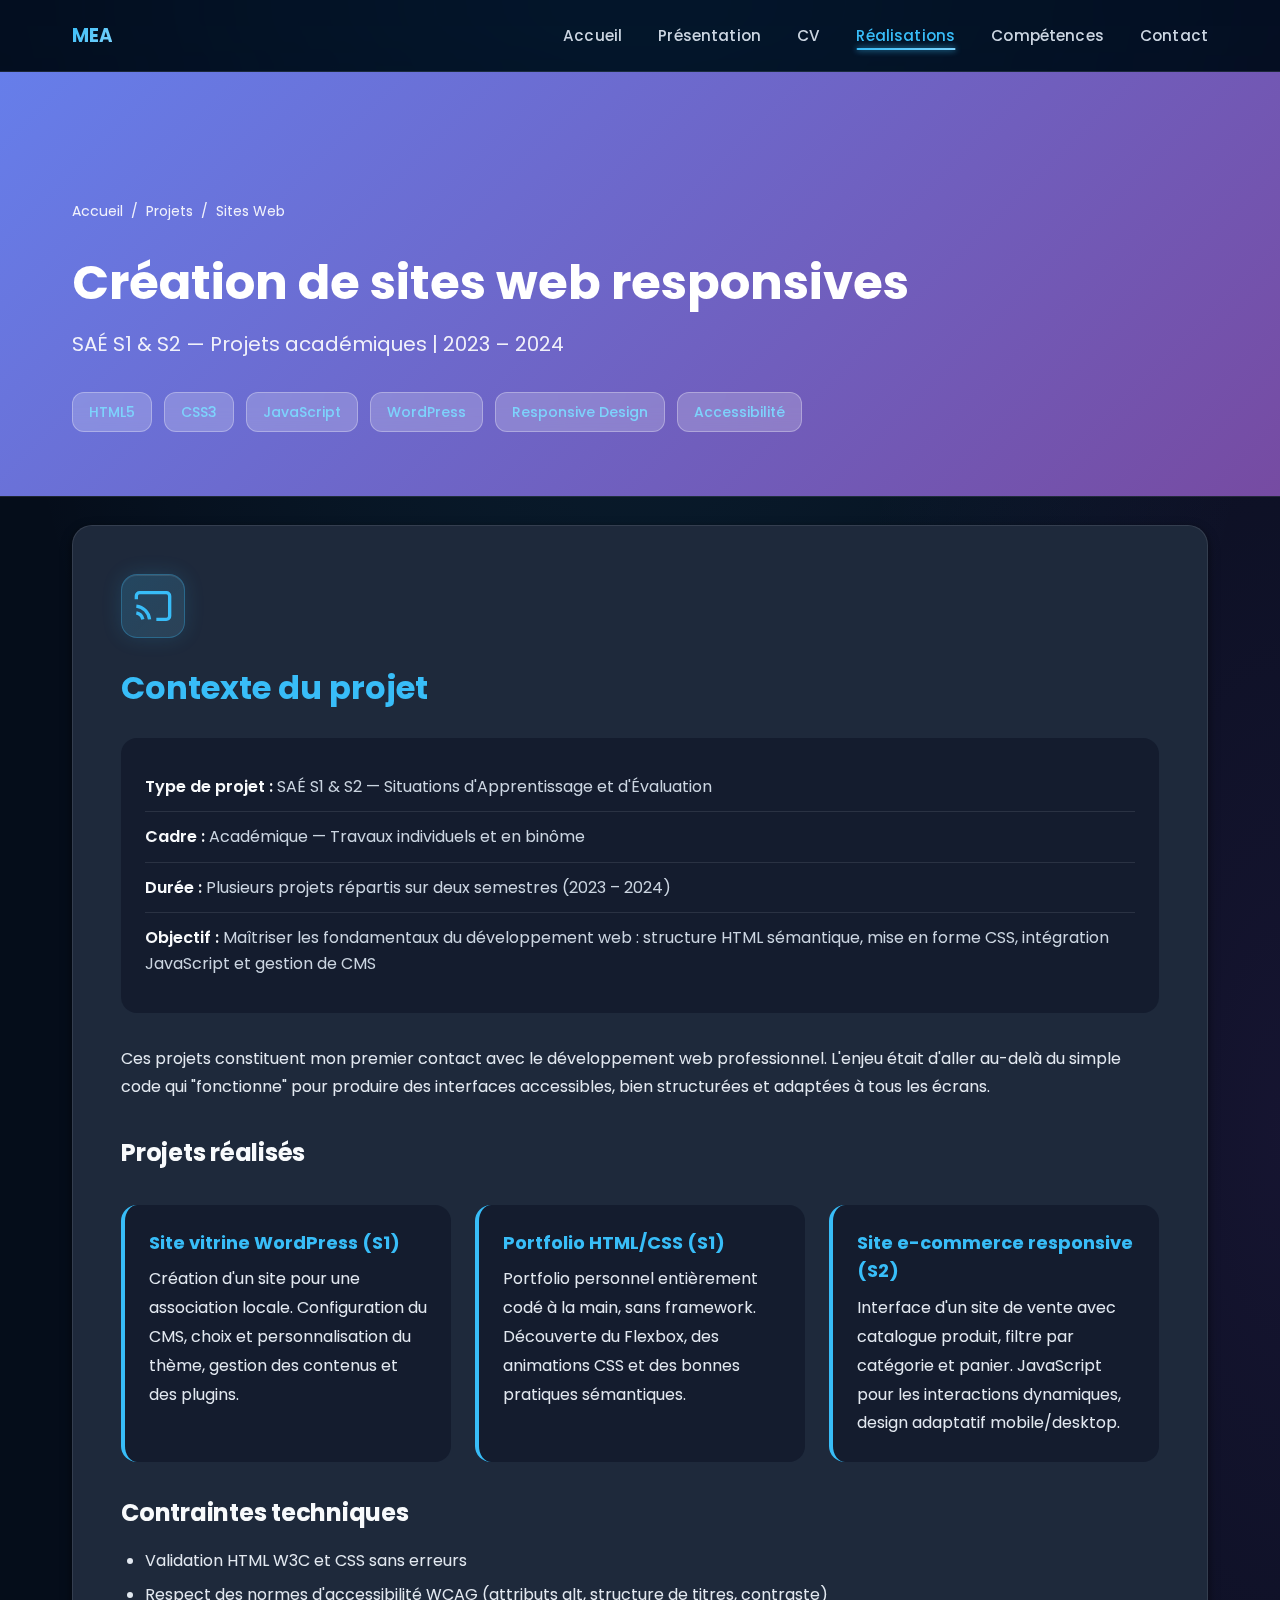
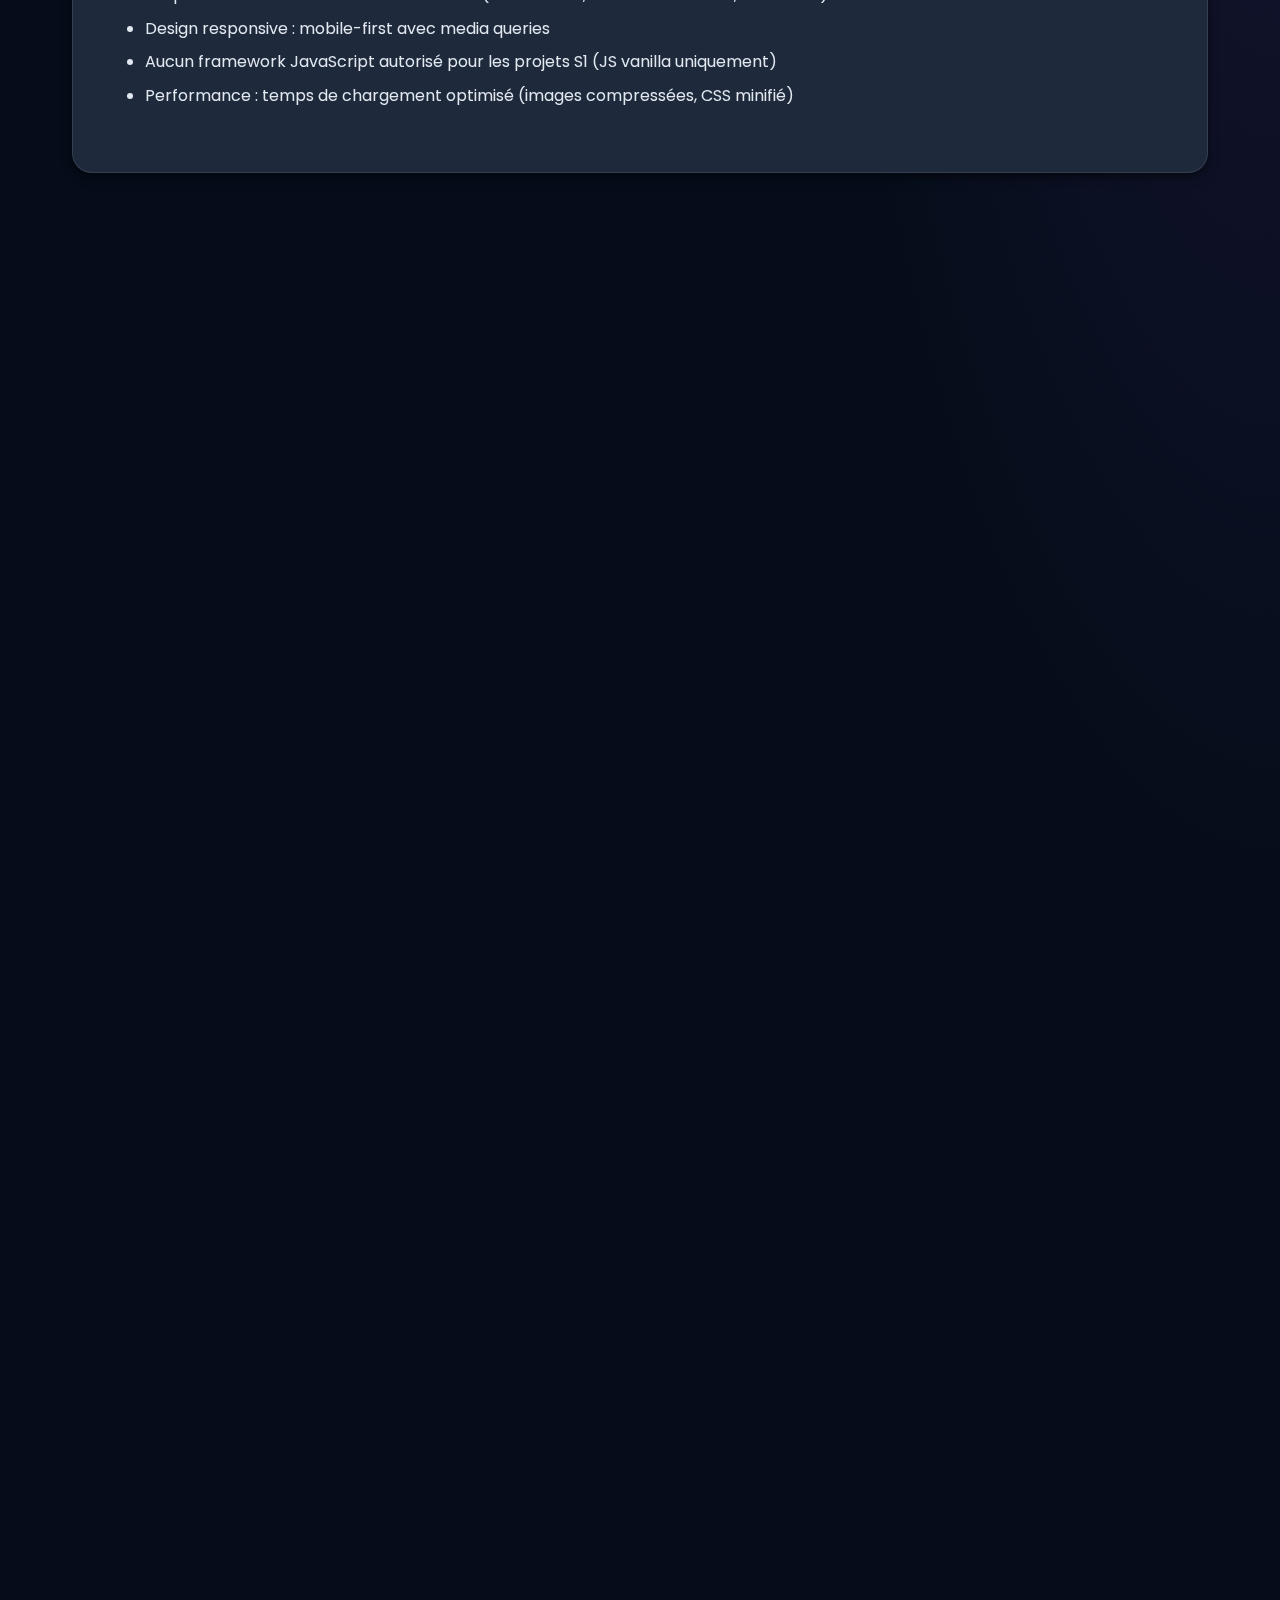
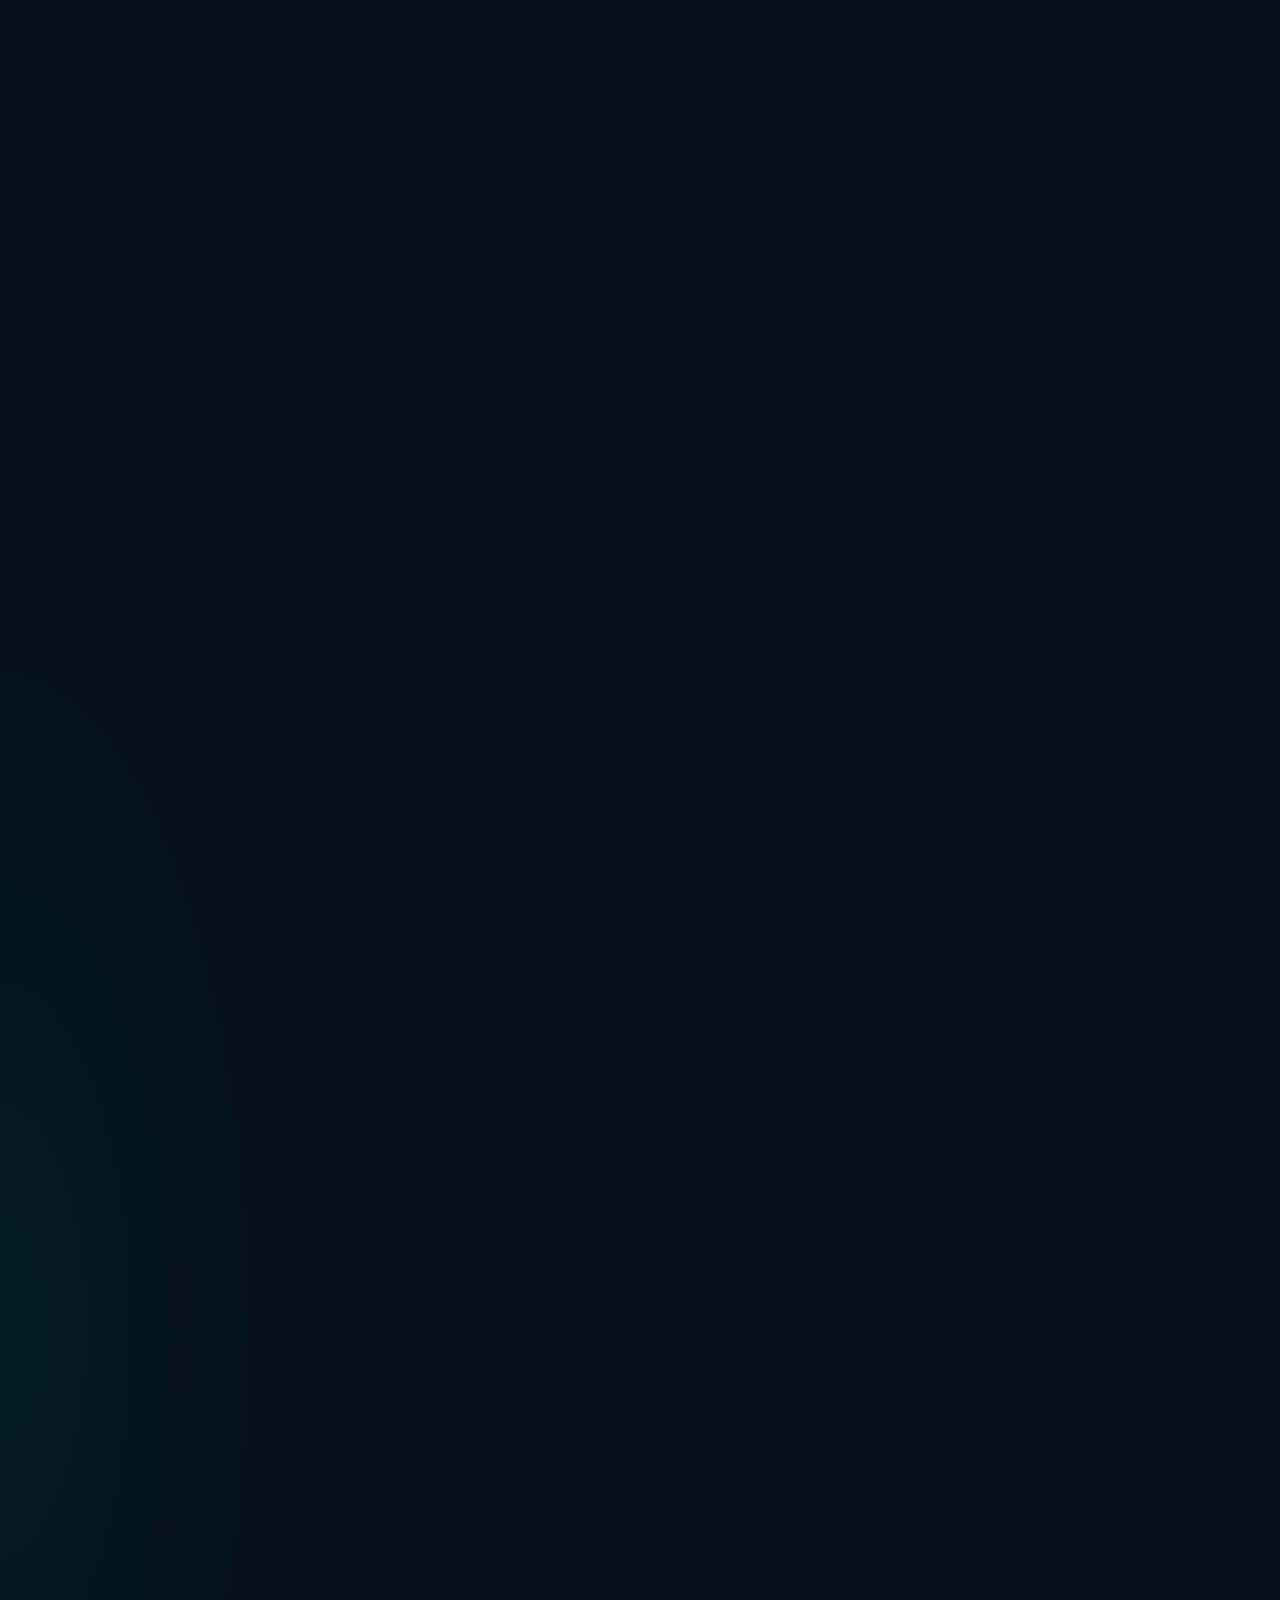
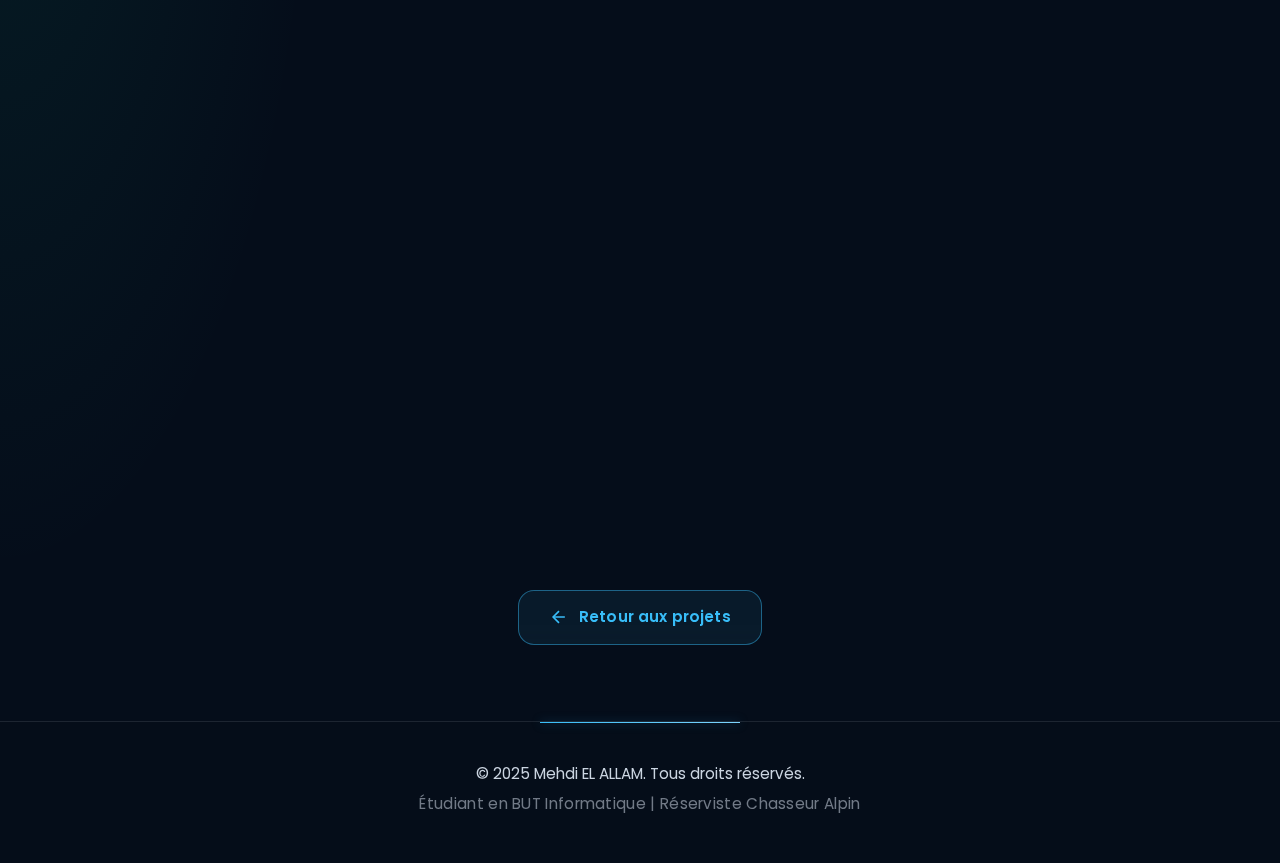
<file: projet-sites-web.html>
<!DOCTYPE html>
<html lang="fr">

<head>
    <meta charset="UTF-8">
    <meta name="viewport" content="width=device-width, initial-scale=1.0">
    <meta name="description"
        content="SAÉ S1 & S2 - Création de sites web responsives avec HTML, CSS, JavaScript et WordPress">
    <title>Sites Web Responsives - Mehdi EL ALLAM</title>
    <link rel="stylesheet" href="assets/css/styles.css">
    <link rel="stylesheet" href="assets/css/project-page.css">
    <link href="https://fonts.googleapis.com/css2?family=Poppins:wght@300;400;500;600;700&display=swap"
        rel="stylesheet">
</head>

<body>
    <nav class="navbar" id="navbar">
        <div class="container nav-container">
            <div class="logo"><a href="index.html"><span class="logo-text">MEA</span></a></div>
            <ul class="nav-menu" id="nav-menu">
                <li><a href="index.html#accueil" class="nav-link">Accueil</a></li>
                <li><a href="index.html#presentation" class="nav-link">Présentation</a></li>
                <li><a href="index.html#cv" class="nav-link">CV</a></li>
                <li><a href="index.html#projets" class="nav-link active">Réalisations</a></li>
                <li><a href="competences.html" class="nav-link">Compétences</a></li>
                <li><a href="index.html#contact" class="nav-link">Contact</a></li>
            </ul>
            <button class="hamburger" id="hamburger" aria-label="Menu"><span></span><span></span><span></span></button>
        </div>
    </nav>

    <section class="project-hero">
        <div class="container">
            <div class="breadcrumb"><a href="index.html">Accueil</a><span>/</span><a
                    href="index.html#projets">Projets</a><span>/</span><span>Sites Web</span></div>
            <h1 class="project-title">Création de sites web responsives</h1>
            <p class="project-meta">SAÉ S1 & S2 — Projets académiques | 2023 – 2024</p>
            <div class="project-tags-hero">
                <span class="tag">HTML5</span>
                <span class="tag">CSS3</span>
                <span class="tag">JavaScript</span>
                <span class="tag">WordPress</span>
                <span class="tag">Responsive Design</span>
                <span class="tag">Accessibilité</span>
            </div>
        </div>
    </section>

    <section class="section project-content">
        <div class="container">

            <!-- Contexte -->
            <div class="content-block card-animate">
                <div class="icon-box">
                    <svg xmlns="http://www.w3.org/2000/svg" width="40" height="40" viewBox="0 0 24 24" fill="none"
                        stroke="currentColor" stroke-width="2">
                        <path
                            d="M2 16.1A5 5 0 0 1 5.9 20M2 12.05A9 9 0 0 1 9.95 20M2 8V6a2 2 0 0 1 2-2h16a2 2 0 0 1 2 2v12a2 2 0 0 1-2 2h-6">
                        </path>
                        <line x1="2" y1="20" x2="2.01" y2="20"></line>
                    </svg>
                </div>
                <h2>Contexte du projet</h2>
                <div class="content-info">
                    <div class="info-item"><strong>Type de projet :</strong> SAÉ S1 & S2 — Situations d'Apprentissage et
                        d'Évaluation</div>
                    <div class="info-item"><strong>Cadre :</strong> Académique — Travaux individuels et en binôme</div>
                    <div class="info-item"><strong>Durée :</strong> Plusieurs projets répartis sur deux semestres (2023
                        – 2024)</div>
                    <div class="info-item"><strong>Objectif :</strong> Maîtriser les fondamentaux du développement web :
                        structure HTML sémantique, mise en forme CSS, intégration JavaScript et gestion de CMS</div>
                </div>
                <p>Ces projets constituent mon premier contact avec le développement web professionnel. L'enjeu était
                    d'aller au-delà du simple code qui "fonctionne" pour produire des interfaces accessibles, bien
                    structurées et adaptées à tous les écrans.</p>

                <h3>Projets réalisés</h3>
                <div class="tools-grid">
                    <div class="tool-item">
                        <h4>Site vitrine WordPress (S1)</h4>
                        <p>Création d'un site pour une association locale. Configuration du CMS, choix et
                            personnalisation du thème, gestion des contenus et des plugins.</p>
                    </div>
                    <div class="tool-item">
                        <h4>Portfolio HTML/CSS (S1)</h4>
                        <p>Portfolio personnel entièrement codé à la main, sans framework. Découverte du Flexbox, des
                            animations CSS et des bonnes pratiques sémantiques.</p>
                    </div>
                    <div class="tool-item">
                        <h4>Site e-commerce responsive (S2)</h4>
                        <p>Interface d'un site de vente avec catalogue produit, filtre par catégorie et panier.
                            JavaScript pour les interactions dynamiques, design adaptatif mobile/desktop.</p>
                    </div>
                </div>

                <h3>Contraintes techniques</h3>
                <ul>
                    <li>Validation HTML W3C et CSS sans erreurs</li>
                    <li>Respect des normes d'accessibilité WCAG (attributs alt, structure de titres, contraste)</li>
                    <li>Design responsive : mobile-first avec media queries</li>
                    <li>Aucun framework JavaScript autorisé pour les projets S1 (JS vanilla uniquement)</li>
                    <li>Performance : temps de chargement optimisé (images compressées, CSS minifié)</li>
                </ul>
            </div>

            <!-- Méthode -->
            <div class="content-block card-animate">
                <div class="icon-box">
                    <svg xmlns="http://www.w3.org/2000/svg" width="40" height="40" viewBox="0 0 24 24" fill="none"
                        stroke="currentColor" stroke-width="2">
                        <circle cx="12" cy="12" r="10"></circle>
                        <polyline points="12 6 12 12 16 14"></polyline>
                    </svg>
                </div>
                <h2>Démarche de développement</h2>
                <div class="timeline">
                    <div class="timeline-item">
                        <div class="timeline-dot"></div>
                        <div class="timeline-content">
                            <h4>Phase 1 — Maquettage & conception</h4>
                            <ul>
                                <li>Analyse des besoins utilisateur et définition de l'arborescence</li>
                                <li>Réalisation de wireframes sur papier puis sur Figma</li>
                                <li>Choix de la palette de couleurs, typographies et charte graphique</li>
                            </ul>
                        </div>
                    </div>
                    <div class="timeline-item">
                        <div class="timeline-dot"></div>
                        <div class="timeline-content">
                            <h4>Phase 2 — Intégration HTML/CSS</h4>
                            <ul>
                                <li>Structure sémantique : header, nav, main, section, article, footer</li>
                                <li>Mise en page avec Flexbox et CSS Grid selon la maquette</li>
                                <li>Animations et transitions CSS pour l'interactivité visuelle</li>
                            </ul>
                        </div>
                    </div>
                    <div class="timeline-item">
                        <div class="timeline-dot"></div>
                        <div class="timeline-content">
                            <h4>Phase 3 — JavaScript & dynamisme</h4>
                            <ul>
                                <li>Manipulation du DOM : affichage/masquage, filtres produits</li>
                                <li>Gestion du panier avec localStorage</li>
                                <li>Validation côté client des formulaires</li>
                            </ul>
                        </div>
                    </div>
                    <div class="timeline-item">
                        <div class="timeline-dot"></div>
                        <div class="timeline-content">
                            <h4>Phase 4 — Tests & validation</h4>
                            <ul>
                                <li>Test sur plusieurs navigateurs (Chrome, Firefox, Safari)</li>
                                <li>Validation W3C HTML et CSS</li>
                                <li>Vérification de l'accessibilité avec des outils dédiés</li>
                            </ul>
                        </div>
                    </div>
                </div>
            </div>

            <!-- Compétences -->
            <div class="content-block card-animate">
                <div class="icon-box">
                    <svg xmlns="http://www.w3.org/2000/svg" width="40" height="40" viewBox="0 0 24 24" fill="none"
                        stroke="currentColor" stroke-width="2">
                        <path d="M2 3h6a4 4 0 0 1 4 4v14a3 3 0 0 0-3-3H2z"></path>
                        <path d="M22 3h-6a4 4 0 0 0-4 4v14a3 3 0 0 1 3-3h7z"></path>
                    </svg>
                </div>
                <h2>Compétences acquises</h2>
                <div class="skills-learned">
                    <div class="skill-category">
                        <h4>HTML5 & CSS3</h4>
                        <ul>
                            <li>Structure sémantique et accessibilité (ARIA, alt, heading structure)</li>
                            <li>Layouts complexes avec Flexbox et CSS Grid</li>
                            <li>Animations CSS : keyframes, transitions, transform</li>
                            <li>Media queries et approche mobile-first</li>
                            <li>Variables CSS et organisation du code en composants</li>
                        </ul>
                    </div>
                    <div class="skill-category">
                        <h4>JavaScript</h4>
                        <ul>
                            <li>Sélection et manipulation du DOM (querySelector, addEventListener)</li>
                            <li>Gestion des événements utilisateur (click, input, submit)</li>
                            <li>Stockage local avec localStorage et sessionStorage</li>
                            <li>Fetch API pour les appels réseau</li>
                            <li>Validation de formulaires côté client</li>
                        </ul>
                    </div>
                    <div class="skill-category">
                        <h4>WordPress & CMS</h4>
                        <ul>
                            <li>Installation, configuration et personnalisation d'un CMS</li>
                            <li>Gestion des thèmes, plugins et widgets</li>
                            <li>Création de pages et articles avec l'éditeur Gutenberg</li>
                            <li>Gestion des droits utilisateurs et des médias</li>
                        </ul>
                    </div>
                    <div class="skill-category">
                        <h4>Méthode & outils</h4>
                        <ul>
                            <li>Maquettage sur Figma avant le développement</li>
                            <li>Utilisation de Git pour la gestion de version</li>
                            <li>Outils de debugging (DevTools Chrome)</li>
                            <li>Optimisation des performances web (Lighthouse)</li>
                        </ul>
                    </div>
                </div>

                <h3>Compétences humaines développées</h3>
                <ul class="soft-skills">
                    <li><strong>Rigueur :</strong> Valider chaque étape avant de passer à la suivante, ne pas laisser de
                        code "qui marche à peu près"</li>
                    <li><strong>Souci du détail :</strong> Vérifier l'affichage sur différents appareils et navigateurs
                    </li>
                    <li><strong>Autonomie :</strong> Chercher la documentation MDN, Stack Overflow, apprendre de ses
                        erreurs</li>
                    <li><strong>Communication :</strong> Présenter ses choix de conception devant l'équipe pédagogique
                    </li>
                    <li><strong>Sens User-centric :</strong> Penser l'interface du point de vue de l'utilisateur final,
                        pas du développeur</li>
                </ul>
            </div>

            <!-- Contribution -->
            <div class="content-block card-animate">
                <div class="icon-box">
                    <svg xmlns="http://www.w3.org/2000/svg" width="40" height="40" viewBox="0 0 24 24" fill="none"
                        stroke="currentColor" stroke-width="2">
                        <path d="M20 21v-2a4 4 0 0 0-4-4H8a4 4 0 0 0-4 4v2"></path>
                        <circle cx="12" cy="7" r="4"></circle>
                    </svg>
                </div>
                <h2>Ce que ces projets m'ont apporté</h2>

                <p>Ces SAÉ constituent le socle technique sur lequel tout le reste est construit. Sans maîtriser
                    HTML/CSS/JS, rien de ce que j'ai réalisé ensuite n'aurait été possible — ni les interfaces de
                    l'application d'enchères, ni ce portfolio lui-même.</p>

                <h3>Bilan personnel</h3>
                <ul class="achievements">
                    <li><strong>Rapport au code :</strong> J'ai appris à ne pas copier-coller sans comprendre. Chaque
                        propriété CSS que j'utilise aujourd'hui, je sais pourquoi je l'utilise.</li>
                    <li><strong>Expérience utilisateur :</strong> Ces projets m'ont sensibilisé à l'accessibilité — ce
                        n'est pas une option, c'est une responsabilité.</li>
                    <li><strong>Première confrontation au client :</strong> Pour le projet WordPress, l'association
                        avait de vraies attentes. Ça m'a appris à écouter, à reformuler, à livrer ce qui était demandé
                        et pas ce qui me semblait "plus joli".</li>
                </ul>

                <div class="personal-highlight">
                    <h4>Point de fierté</h4>
                    <p>Le site e-commerce du S2 fonctionne entièrement en JavaScript vanilla, sans jQuery ni aucune
                        dépendance externe. Gérer le panier avec localStorage et afficher dynamiquement les produits
                        filtrés m'a demandé de vraiment comprendre le DOM — et cette compréhension m'est utile à chaque
                        projet depuis.</p>
                </div>
            </div>

            <div class="back-link">
                <a href="index.html#projets" class="btn btn-secondary">
                    <svg xmlns="http://www.w3.org/2000/svg" width="20" height="20" viewBox="0 0 24 24" fill="none"
                        stroke="currentColor" stroke-width="2">
                        <line x1="19" y1="12" x2="5" y2="12"></line>
                        <polyline points="12 19 5 12 12 5"></polyline>
                    </svg>
                    Retour aux projets
                </a>
            </div>
        </div>
    </section>

    <footer class="footer">
        <div class="container">
            <div class="footer-content">
                <p>&copy; 2025 Mehdi EL ALLAM. Tous droits réservés.</p>
                <p class="footer-subtitle">Étudiant en BUT Informatique | Réserviste Chasseur Alpin</p>
            </div>
        </div>
    </footer>
    <script src="assets/js/main.js"></script>
</body>

</html>
</file>
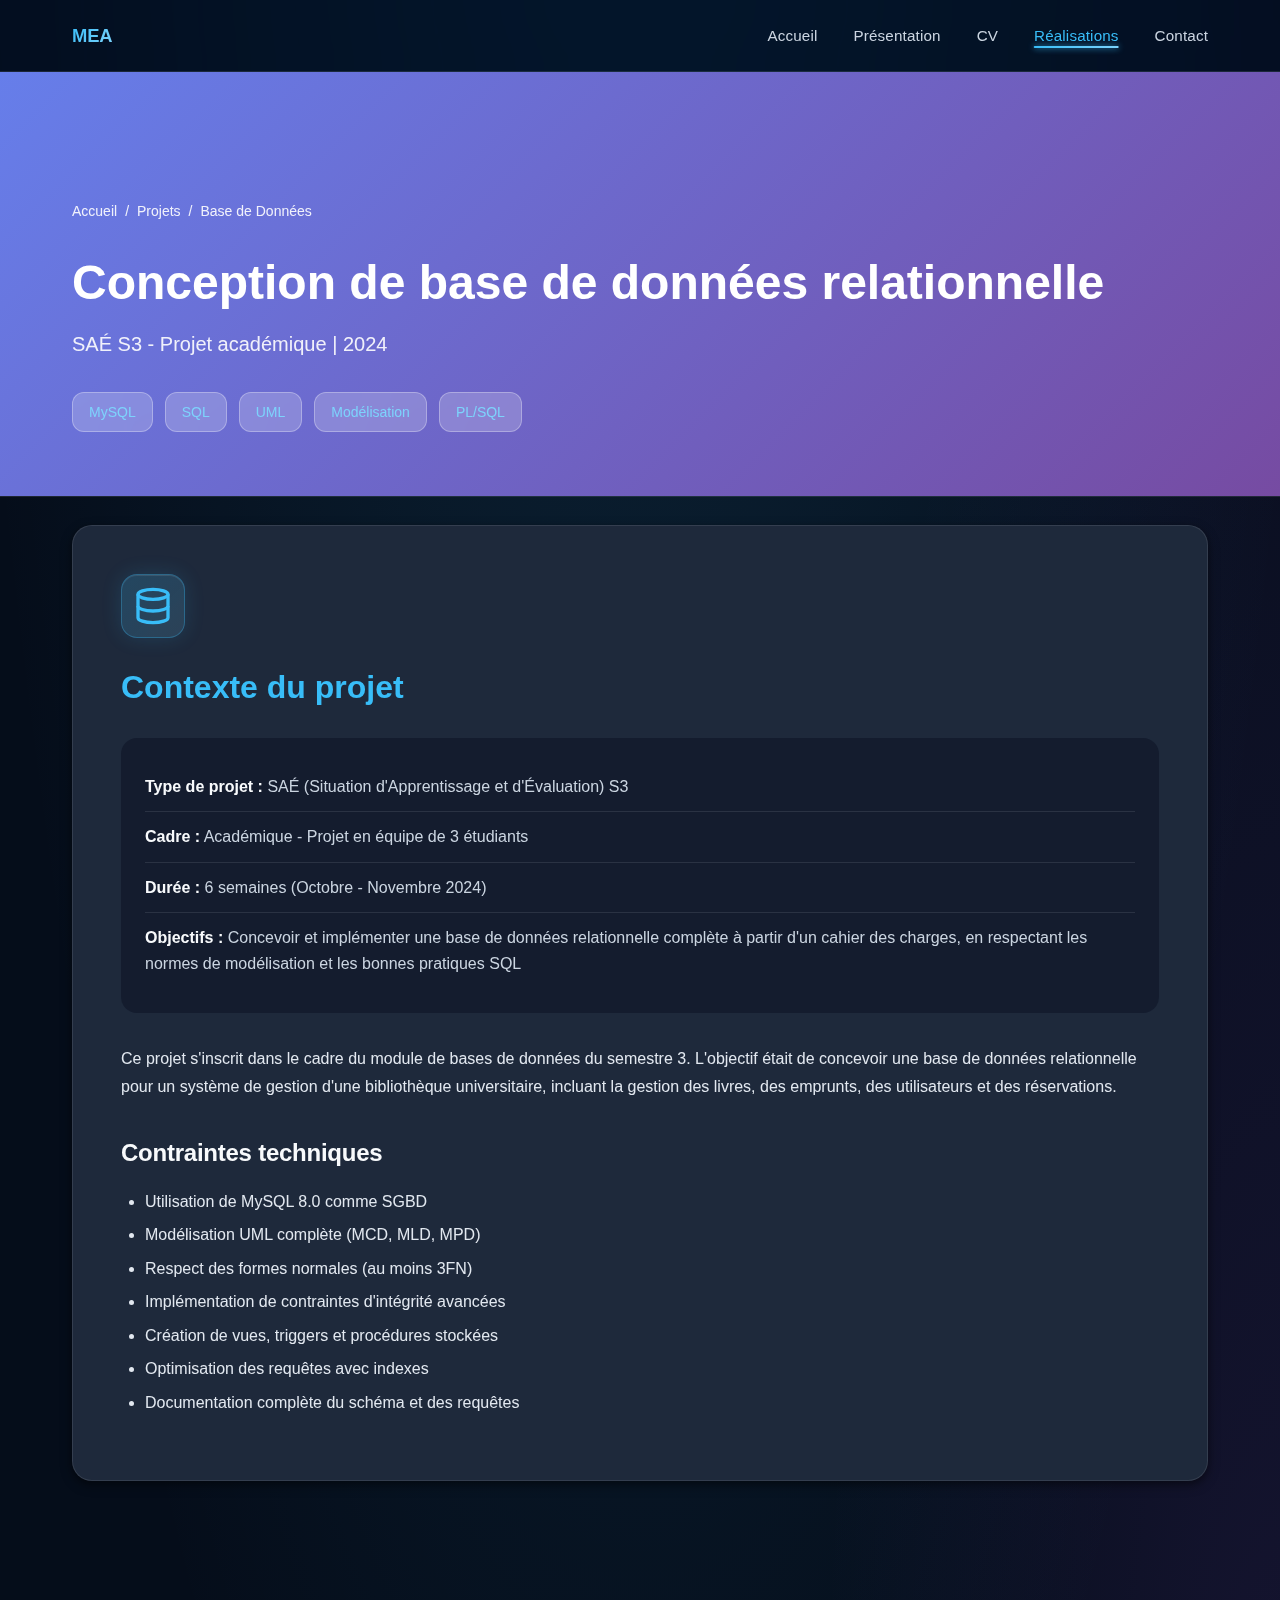
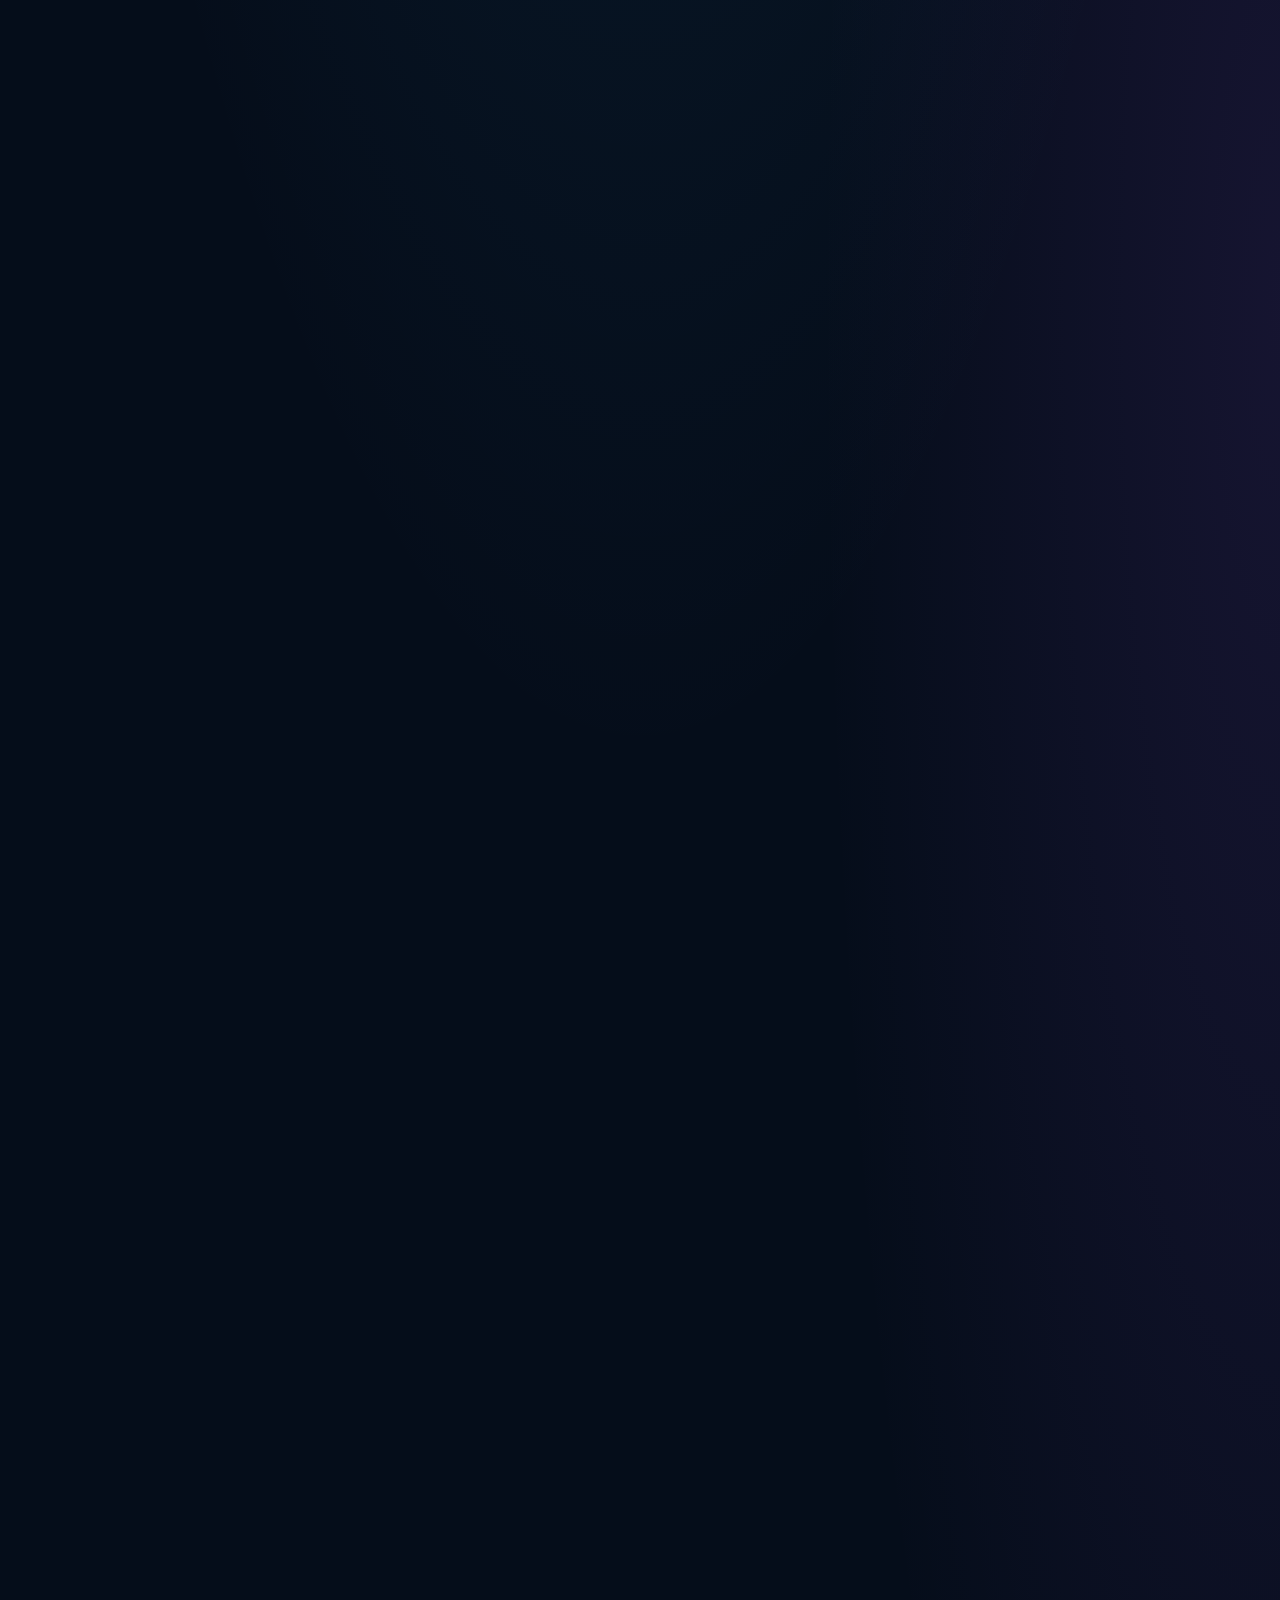
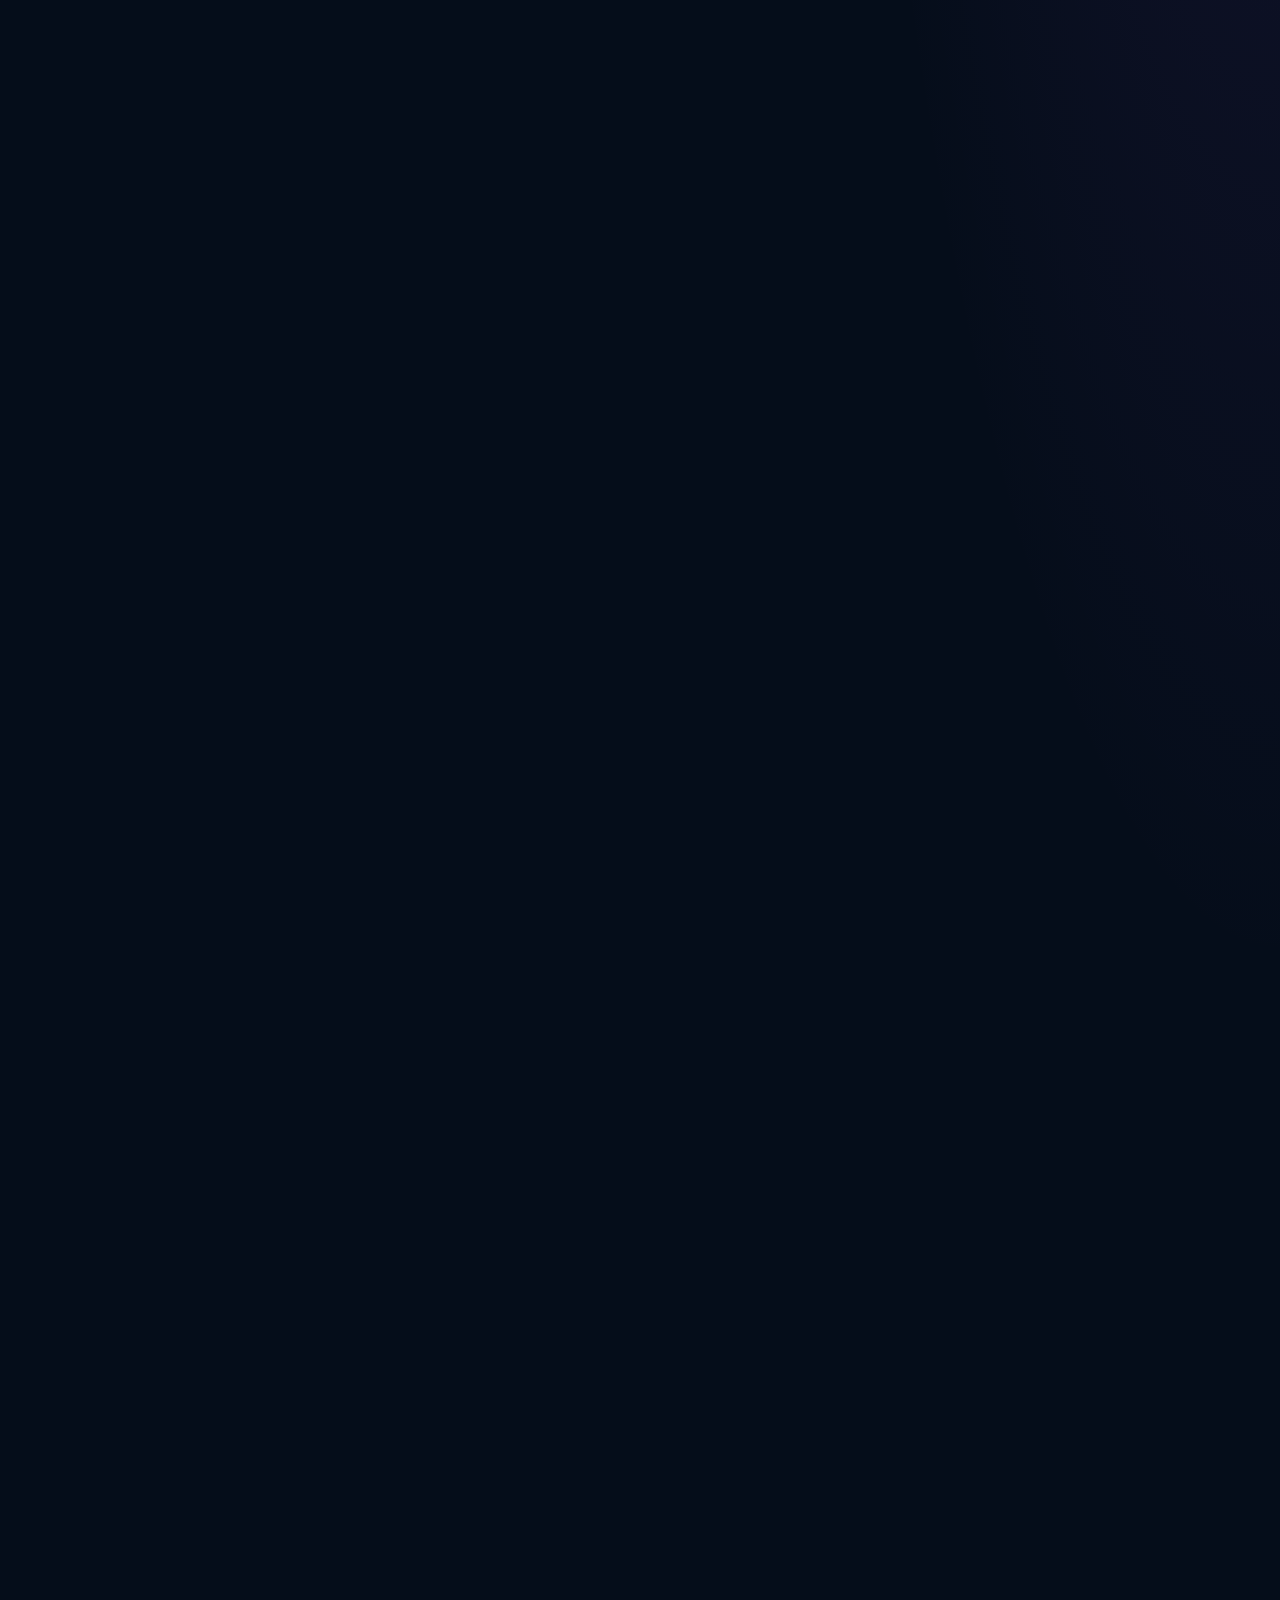
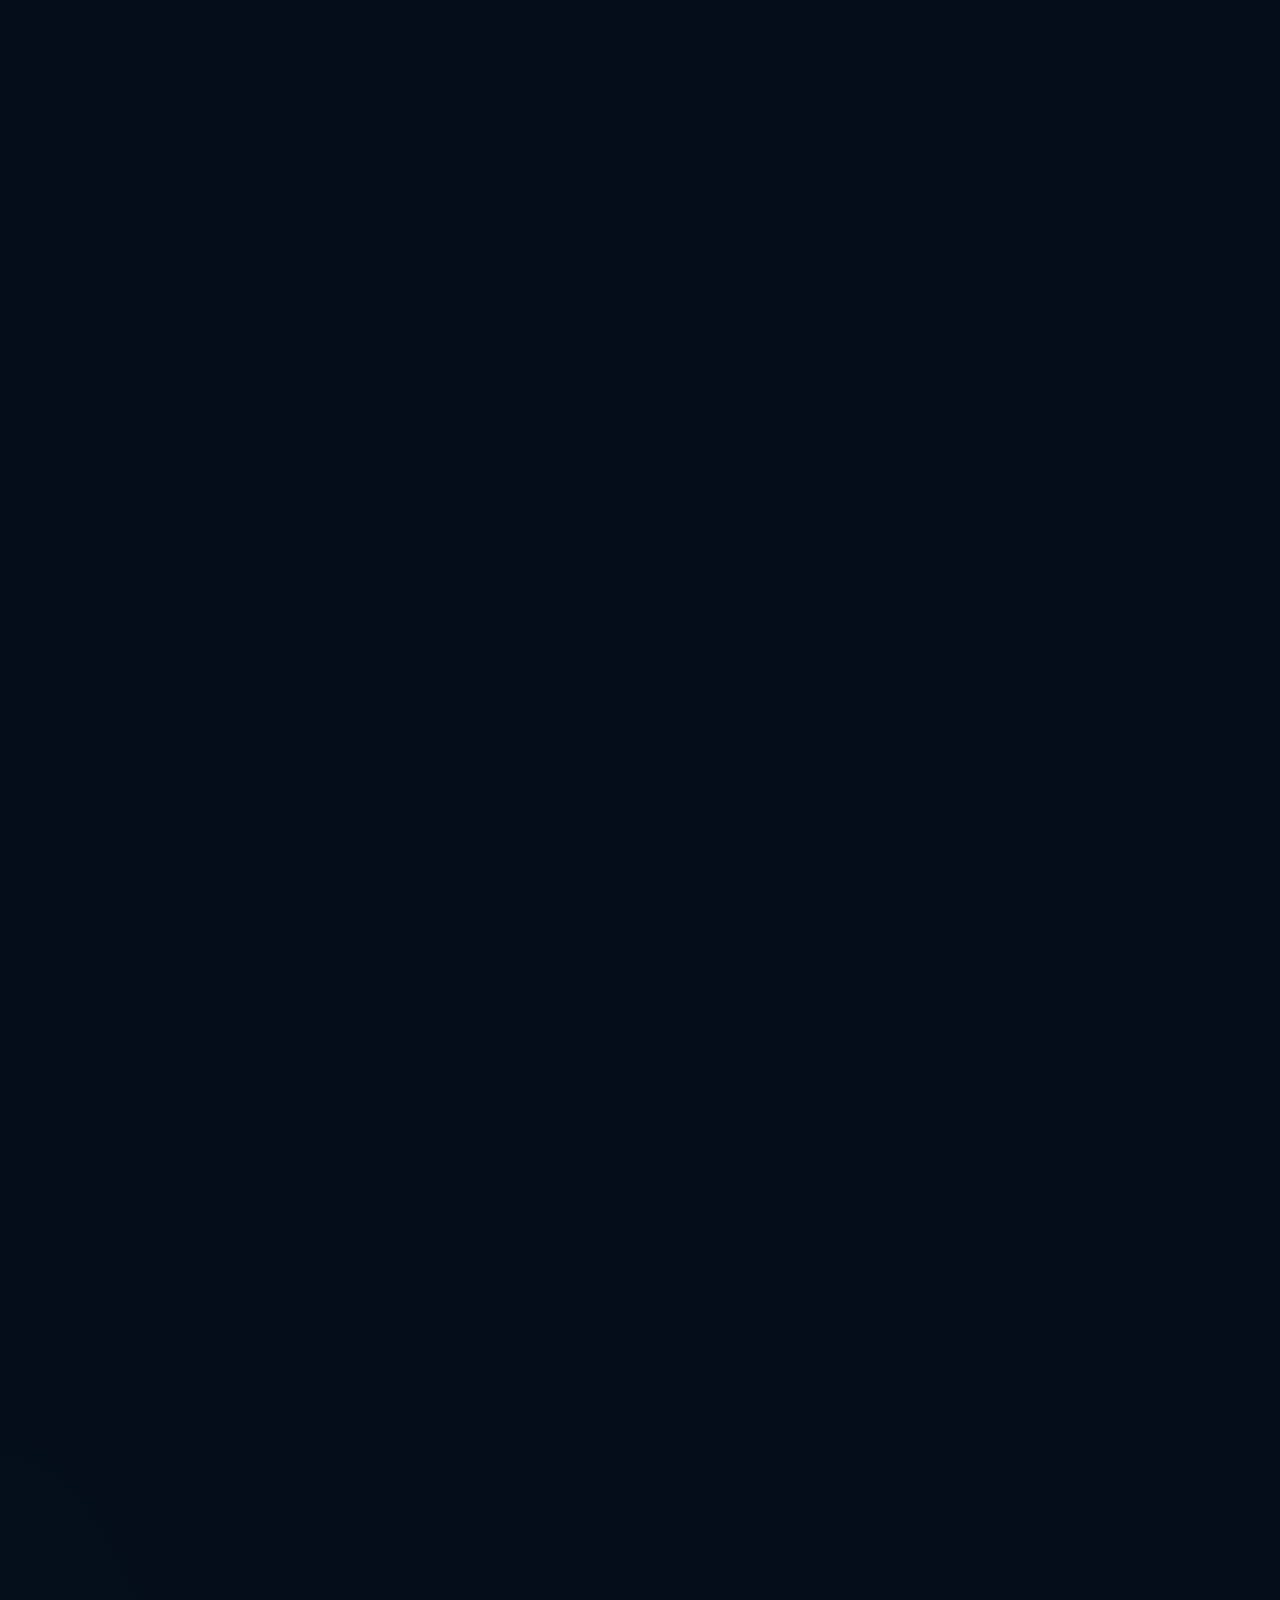
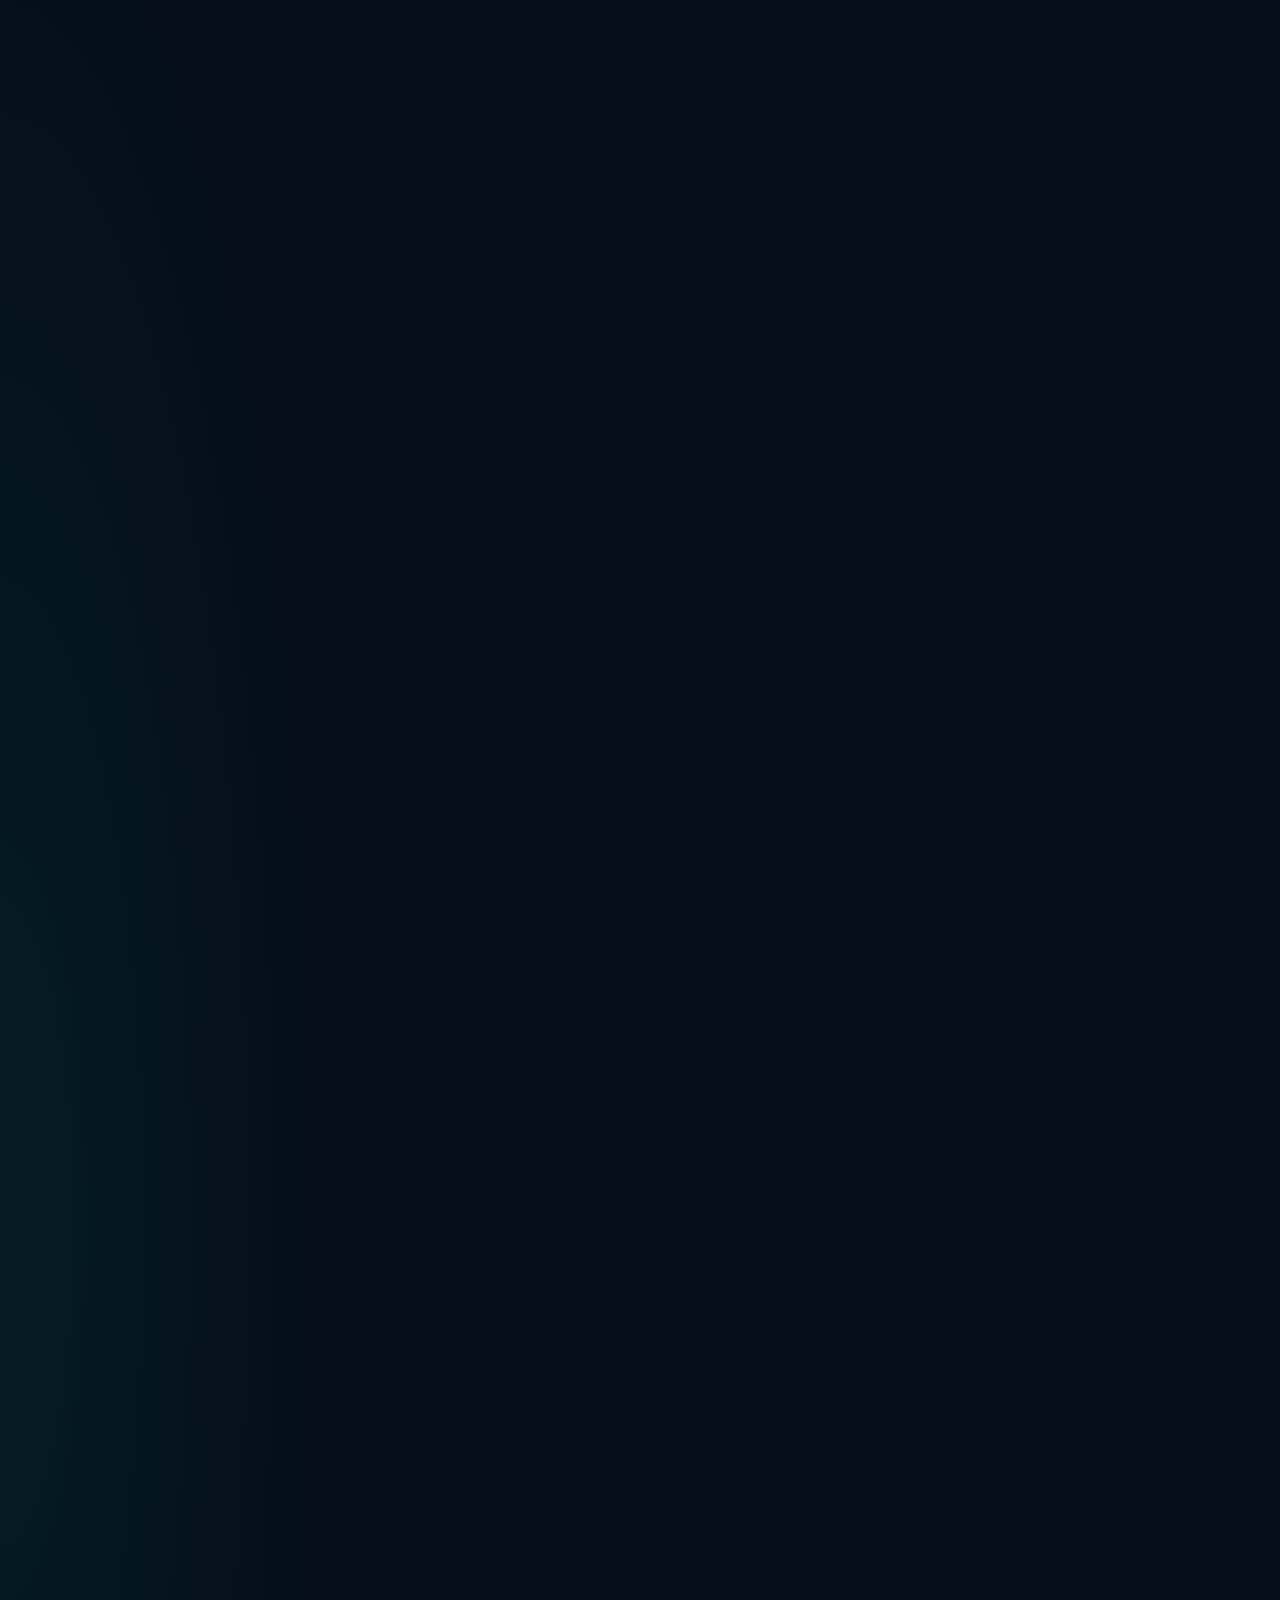
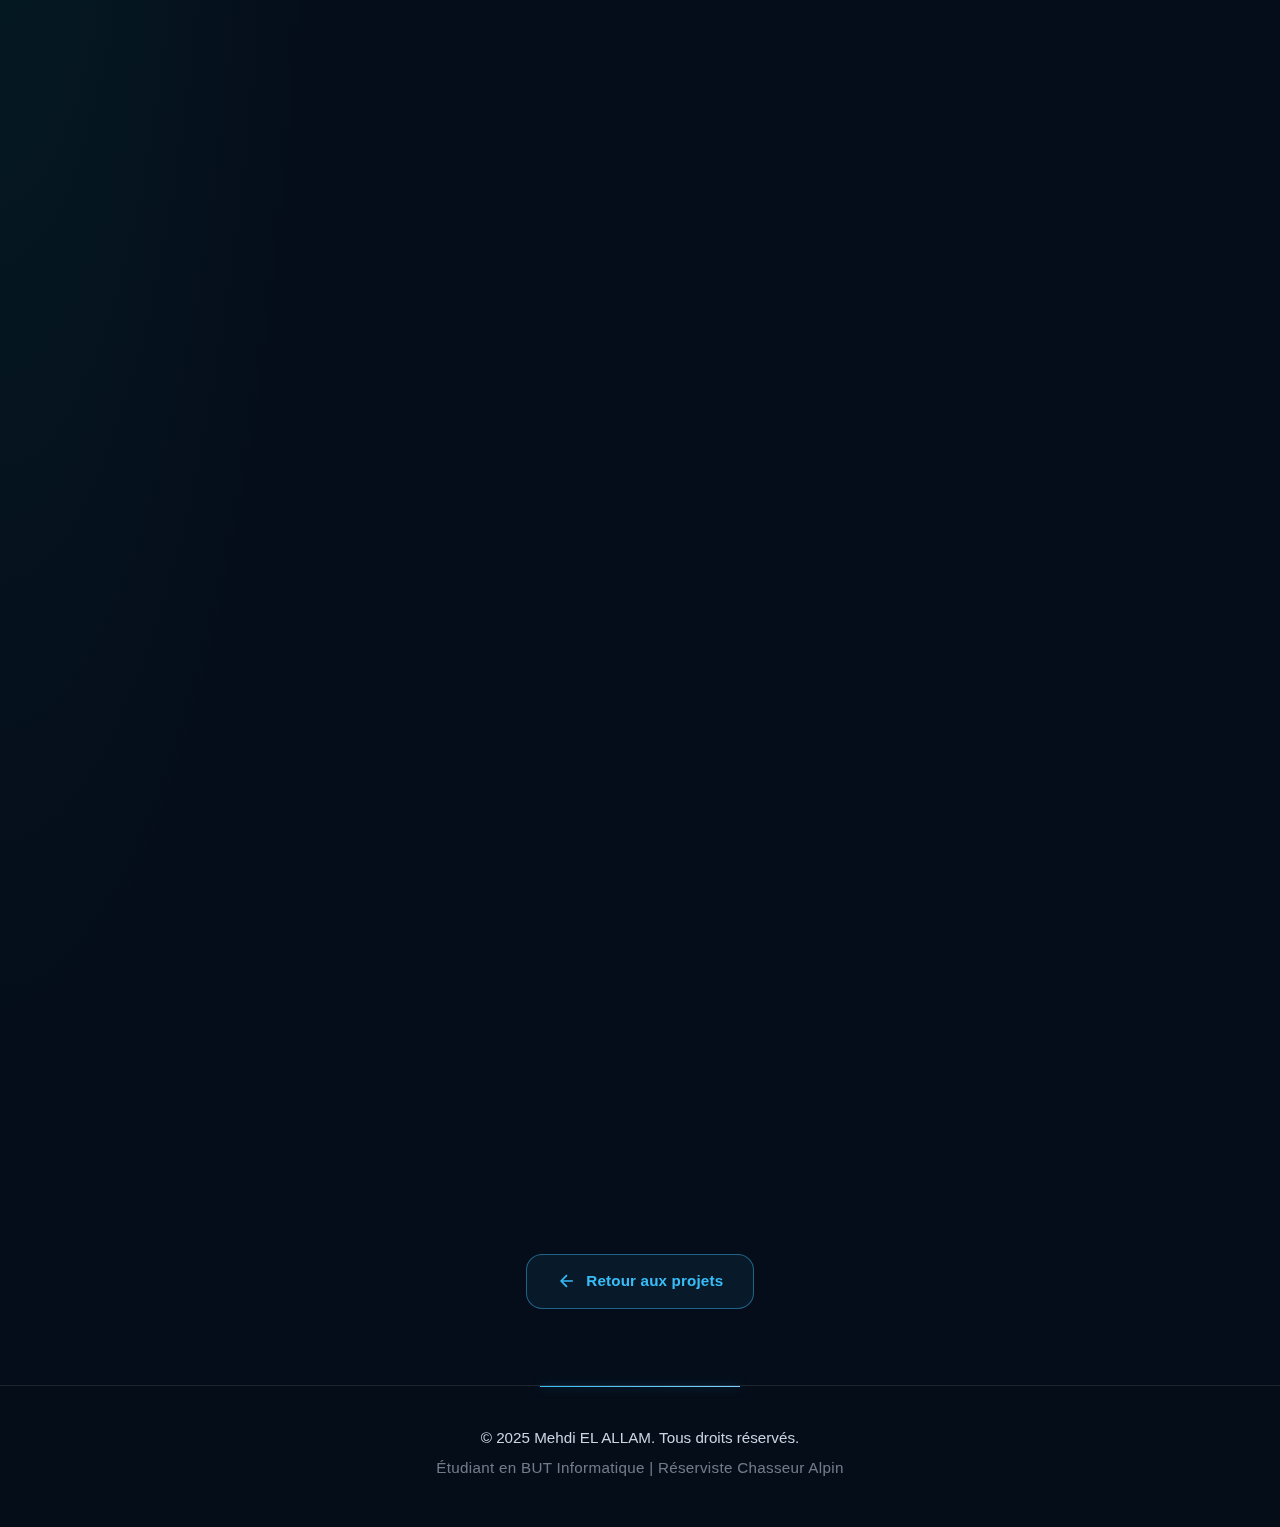
<file: PORTFOLIO/projet-base-donnees.html>
<!DOCTYPE html>
<html lang="fr">
<head>
    <meta charset="UTF-8">
    <meta name="viewport" content="width=device-width, initial-scale=1.0">
    <meta name="description" content="Projet SAÉ - Conception d'une base de données relationnelle avec MySQL et UML">
    <meta http-equiv="Content-Security-Policy" content="default-src 'self'; style-src 'self' 'unsafe-inline' https://fonts.googleapis.com; font-src 'self' https://fonts.gstatic.com; script-src 'self'; img-src 'self' data:;">
    <title>Base de Données - Mehdi EL ALLAM</title>
    <link rel="stylesheet" href="assets/css/styles.css">
    <link rel="stylesheet" href="assets/css/project-page.css">
    <link href="https://fonts.googleapis.com/css2?family=Poppins:wght@300;400;500;600;700&display=swap" rel="stylesheet">
</head>
<body>
    <!-- Navigation -->
    <nav class="navbar" id="navbar">
        <div class="container nav-container">
            <div class="logo">
                <a href="index.html">
                    <span class="logo-text">MEA</span>
                </a>
            </div>
            <ul class="nav-menu" id="nav-menu">
                <li><a href="index.html#accueil" class="nav-link">Accueil</a></li>
                <li><a href="index.html#presentation" class="nav-link">Présentation</a></li>
                <li><a href="index.html#cv" class="nav-link">CV</a></li>
                <li><a href="index.html#projets" class="nav-link active">Réalisations</a></li>
                <li><a href="index.html#contact" class="nav-link">Contact</a></li>
            </ul>
            <button class="hamburger" id="hamburger" aria-label="Menu">
                <span></span>
                <span></span>
                <span></span>
            </button>
        </div>
    </nav>

    <!-- Project Hero -->
    <section class="project-hero">
        <div class="container">
            <div class="breadcrumb">
                <a href="index.html">Accueil</a>
                <span>/</span>
                <a href="index.html#projets">Projets</a>
                <span>/</span>
                <span>Base de Données</span>
            </div>
            <h1 class="project-title">Conception de base de données relationnelle</h1>
            <p class="project-meta">SAÉ S3 - Projet académique | 2024</p>
            <div class="project-tags-hero">
                <span class="tag">MySQL</span>
                <span class="tag">SQL</span>
                <span class="tag">UML</span>
                <span class="tag">Modélisation</span>
                <span class="tag">PL/SQL</span>
            </div>
        </div>
    </section>

    <!-- Project Content -->
    <section class="section project-content">
        <div class="container">
            <!-- Contexte -->
            <div class="content-block card-animate">
                <div class="icon-box">
                    <svg xmlns="http://www.w3.org/2000/svg" width="40" height="40" viewBox="0 0 24 24" fill="none" stroke="currentColor" stroke-width="2">
                        <ellipse cx="12" cy="5" rx="9" ry="3"></ellipse>
                        <path d="M21 12c0 1.66-4 3-9 3s-9-1.34-9-3"></path>
                        <path d="M3 5v14c0 1.66 4 3 9 3s9-1.34 9-3V5"></path>
                    </svg>
                </div>
                <h2>Contexte du projet</h2>
                <div class="content-info">
                    <div class="info-item">
                        <strong>Type de projet :</strong> SAÉ (Situation d'Apprentissage et d'Évaluation) S3
                    </div>
                    <div class="info-item">
                        <strong>Cadre :</strong> Académique - Projet en équipe de 3 étudiants
                    </div>
                    <div class="info-item">
                        <strong>Durée :</strong> 6 semaines (Octobre - Novembre 2024)
                    </div>
                    <div class="info-item">
                        <strong>Objectifs :</strong> Concevoir et implémenter une base de données relationnelle complète à partir d'un cahier des charges, en respectant les normes de modélisation et les bonnes pratiques SQL
                    </div>
                </div>
                <p>
                    Ce projet s'inscrit dans le cadre du module de bases de données du semestre 3. L'objectif était de concevoir une base de données relationnelle pour un système de gestion d'une bibliothèque universitaire, incluant la gestion des livres, des emprunts, des utilisateurs et des réservations.
                </p>
                <h3>Contraintes techniques</h3>
                <ul>
                    <li>Utilisation de MySQL 8.0 comme SGBD</li>
                    <li>Modélisation UML complète (MCD, MLD, MPD)</li>
                    <li>Respect des formes normales (au moins 3FN)</li>
                    <li>Implémentation de contraintes d'intégrité avancées</li>
                    <li>Création de vues, triggers et procédures stockées</li>
                    <li>Optimisation des requêtes avec indexes</li>
                    <li>Documentation complète du schéma et des requêtes</li>
                </ul>
            </div>

            <!-- Méthodes de travail -->
            <div class="content-block card-animate">
                <div class="icon-box">
                    <svg xmlns="http://www.w3.org/2000/svg" width="40" height="40" viewBox="0 0 24 24" fill="none" stroke="currentColor" stroke-width="2">
                        <circle cx="12" cy="12" r="10"></circle>
                        <polyline points="12 6 12 12 16 14"></polyline>
                    </svg>
                </div>
                <h2>Méthodes de travail</h2>

                <h3>Organisation du projet</h3>
                <p>
                    Le projet a été organisé selon une méthodologie structurée en phases successives, chacune validée par l'enseignant avant de passer à la suivante.
                </p>

                <h3>Étapes de développement</h3>
                <div class="timeline">
                    <div class="timeline-item">
                        <div class="timeline-dot"></div>
                        <div class="timeline-content">
                            <h4>Phase 1 : Analyse des besoins (1 semaine)</h4>
                            <ul>
                                <li>Étude approfondie du cahier des charges</li>
                                <li>Identification des entités et de leurs attributs</li>
                                <li>Définition des règles de gestion métier</li>
                                <li>Recensement des cas d'utilisation</li>
                            </ul>
                        </div>
                    </div>
                    <div class="timeline-item">
                        <div class="timeline-dot"></div>
                        <div class="timeline-content">
                            <h4>Phase 2 : Modélisation conceptuelle (1 semaine)</h4>
                            <ul>
                                <li>Création du Modèle Conceptuel de Données (MCD)</li>
                                <li>Identification des associations et cardinalités</li>
                                <li>Vérification des dépendances fonctionnelles</li>
                                <li>Validation avec l'enseignant</li>
                            </ul>
                        </div>
                    </div>
                    <div class="timeline-item">
                        <div class="timeline-dot"></div>
                        <div class="timeline-content">
                            <h4>Phase 3 : Modélisation logique et physique (1 semaine)</h4>
                            <ul>
                                <li>Transformation du MCD en Modèle Logique de Données (MLD)</li>
                                <li>Normalisation jusqu'à la 3ème forme normale</li>
                                <li>Création du Modèle Physique de Données (MPD)</li>
                                <li>Définition des types de données et contraintes</li>
                            </ul>
                        </div>
                    </div>
                    <div class="timeline-item">
                        <div class="timeline-dot"></div>
                        <div class="timeline-content">
                            <h4>Phase 4 : Implémentation (2 semaines)</h4>
                            <ul>
                                <li>Création de la base de données et des tables</li>
                                <li>Implémentation des contraintes d'intégrité</li>
                                <li>Développement des vues, triggers et procédures stockées</li>
                                <li>Insertion de données de test</li>
                            </ul>
                        </div>
                    </div>
                    <div class="timeline-item">
                        <div class="timeline-dot"></div>
                        <div class="timeline-content">
                            <h4>Phase 5 : Tests et optimisation (1 semaine)</h4>
                            <ul>
                                <li>Tests des requêtes complexes</li>
                                <li>Analyse des performances avec EXPLAIN</li>
                                <li>Création d'indexes pour optimisation</li>
                                <li>Documentation finale</li>
                            </ul>
                        </div>
                    </div>
                </div>

                <h3>Outils et technologies</h3>
                <div class="tools-grid">
                    <div class="tool-item">
                        <h4>SGBD</h4>
                        <p>MySQL 8.0, MySQL Workbench</p>
                    </div>
                    <div class="tool-item">
                        <h4>Modélisation</h4>
                        <p>Visual Paradigm, Draw.io</p>
                    </div>
                    <div class="tool-item">
                        <h4>Développement</h4>
                        <p>SQL Developer, DBeaver</p>
                    </div>
                    <div class="tool-item">
                        <h4>Collaboration</h4>
                        <p>Git, GitHub, Google Docs</p>
                    </div>
                </div>
            </div>

            <!-- Résultats -->
            <div class="content-block card-animate">
                <div class="icon-box">
                    <svg xmlns="http://www.w3.org/2000/svg" width="40" height="40" viewBox="0 0 24 24" fill="none" stroke="currentColor" stroke-width="2">
                        <path d="M22 11.08V12a10 10 0 1 1-5.93-9.14"></path>
                        <polyline points="22 4 12 14.01 9 11.01"></polyline>
                    </svg>
                </div>
                <h2>Résultats obtenus</h2>

                <h3>Architecture de la base de données</h3>
                <p>
                    La base de données finale comprend une architecture robuste et normalisée :
                </p>
                <div class="features-grid">
                    <div class="feature-item">
                        <svg xmlns="http://www.w3.org/2000/svg" width="24" height="24" viewBox="0 0 24 24" fill="none" stroke="currentColor" stroke-width="2">
                            <polyline points="20 6 9 17 4 12"></polyline>
                        </svg>
                        <span>12 tables principales normalisées en 3FN</span>
                    </div>
                    <div class="feature-item">
                        <svg xmlns="http://www.w3.org/2000/svg" width="24" height="24" viewBox="0 0 24 24" fill="none" stroke="currentColor" stroke-width="2">
                            <polyline points="20 6 9 17 4 12"></polyline>
                        </svg>
                        <span>25+ contraintes d'intégrité (clés primaires, étrangères, CHECK)</span>
                    </div>
                    <div class="feature-item">
                        <svg xmlns="http://www.w3.org/2000/svg" width="24" height="24" viewBox="0 0 24 24" fill="none" stroke="currentColor" stroke-width="2">
                            <polyline points="20 6 9 17 4 12"></polyline>
                        </svg>
                        <span>8 vues métier pour simplifier les requêtes</span>
                    </div>
                    <div class="feature-item">
                        <svg xmlns="http://www.w3.org/2000/svg" width="24" height="24" viewBox="0 0 24 24" fill="none" stroke="currentColor" stroke-width="2">
                            <polyline points="20 6 9 17 4 12"></polyline>
                        </svg>
                        <span>6 triggers pour automatiser les traitements</span>
                    </div>
                    <div class="feature-item">
                        <svg xmlns="http://www.w3.org/2000/svg" width="24" height="24" viewBox="0 0 24 24" fill="none" stroke="currentColor" stroke-width="2">
                            <polyline points="20 6 9 17 4 12"></polyline>
                        </svg>
                        <span>10 procédures stockées pour les opérations complexes</span>
                    </div>
                    <div class="feature-item">
                        <svg xmlns="http://www.w3.org/2000/svg" width="24" height="24" viewBox="0 0 24 24" fill="none" stroke="currentColor" stroke-width="2">
                            <polyline points="20 6 9 17 4 12"></polyline>
                        </svg>
                        <span>15 indexes pour optimiser les performances</span>
                    </div>
                </div>

                <h3>Fonctionnalités implémentées</h3>
                <ul>
                    <li><strong>Gestion des utilisateurs :</strong> Inscription, authentification, profils (étudiant, enseignant, administrateur)</li>
                    <li><strong>Gestion du catalogue :</strong> Livres, auteurs, catégories, éditeurs avec recherche avancée</li>
                    <li><strong>Gestion des emprunts :</strong> Emprunts, retours, prolongations avec calcul automatique des pénalités</li>
                    <li><strong>Système de réservation :</strong> Réservation de livres avec file d'attente automatique</li>
                    <li><strong>Statistiques et rapports :</strong> Tableaux de bord pour les administrateurs</li>
                    <li><strong>Historique complet :</strong> Traçabilité de toutes les opérations</li>
                </ul>

                <h3>Requêtes SQL complexes développées</h3>
                <p>
                    Plusieurs requêtes SQL avancées ont été créées pour répondre aux besoins métier :
                </p>
                <ul>
                    <li>Requêtes multi-tables avec jointures complexes (INNER, LEFT, RIGHT JOIN)</li>
                    <li>Sous-requêtes corrélées et non corrélées</li>
                    <li>Fonctions d'agrégation (COUNT, SUM, AVG, GROUP BY, HAVING)</li>
                    <li>Requêtes avec fenêtres (WINDOW FUNCTIONS)</li>
                    <li>Transactions avec gestion de la concurrence (ACID)</li>
                </ul>

                <h3>Évaluation finale</h3>
                <p>
                    Le projet a obtenu la note de <strong>18/20</strong> avec les félicitations du jury pour :
                </p>
                <ul>
                    <li>La qualité de la modélisation et le respect des formes normales</li>
                    <li>L'exhaustivité des contraintes d'intégrité</li>
                    <li>La pertinence des triggers et procédures stockées</li>
                    <li>L'optimisation des requêtes avec indexes appropriés</li>
                    <li>La documentation technique complète et claire</li>
                </ul>
            </div>

            <!-- Apprentissages -->
            <div class="content-block card-animate">
                <div class="icon-box">
                    <svg xmlns="http://www.w3.org/2000/svg" width="40" height="40" viewBox="0 0 24 24" fill="none" stroke="currentColor" stroke-width="2">
                        <path d="M2 3h6a4 4 0 0 1 4 4v14a3 3 0 0 0-3-3H2z"></path>
                        <path d="M22 3h-6a4 4 0 0 0-4 4v14a3 3 0 0 1 3-3h7z"></path>
                    </svg>
                </div>
                <h2>Apprentissages réalisés</h2>

                <h3>Compétences techniques</h3>
                <div class="skills-learned">
                    <div class="skill-category">
                        <h4>Modélisation de données</h4>
                        <ul>
                            <li>Maîtrise de la méthode Merise (MCD, MLD, MPD)</li>
                            <li>Identification des entités, attributs et associations</li>
                            <li>Détermination des cardinalités et dépendances fonctionnelles</li>
                            <li>Normalisation des données (1FN, 2FN, 3FN, BCNF)</li>
                            <li>Création de diagrammes UML pour les bases de données</li>
                        </ul>
                    </div>
                    <div class="skill-category">
                        <h4>SQL et MySQL</h4>
                        <ul>
                            <li>DDL : CREATE, ALTER, DROP pour la définition des structures</li>
                            <li>DML : INSERT, UPDATE, DELETE, SELECT pour la manipulation</li>
                            <li>DCL : GRANT, REVOKE pour la gestion des droits</li>
                            <li>Requêtes complexes avec jointures multiples</li>
                            <li>Sous-requêtes scalaires, en ligne et corrélées</li>
                            <li>Fonctions d'agrégation et GROUP BY avancé</li>
                            <li>Window functions (ROW_NUMBER, RANK, PARTITION BY)</li>
                        </ul>
                    </div>
                    <div class="skill-category">
                        <h4>Fonctionnalités avancées</h4>
                        <ul>
                            <li>Triggers : BEFORE/AFTER INSERT/UPDATE/DELETE</li>
                            <li>Procédures stockées avec paramètres IN/OUT</li>
                            <li>Fonctions utilisateur personnalisées</li>
                            <li>Vues matérialisées pour les performances</li>
                            <li>Transactions et gestion de la concurrence</li>
                            <li>Indexes : B-Tree, FULLTEXT pour l'optimisation</li>
                        </ul>
                    </div>
                    <div class="skill-category">
                        <h4>Optimisation et performance</h4>
                        <ul>
                            <li>Analyse des plans d'exécution avec EXPLAIN</li>
                            <li>Création d'indexes stratégiques</li>
                            <li>Optimisation des requêtes lentes</li>
                            <li>Gestion de la mémoire et du cache</li>
                            <li>Partitionnement de tables volumineuses</li>
                        </ul>
                    </div>
                </div>

                <h3>Compétences humaines et méthodologiques</h3>
                <ul class="soft-skills">
                    <li><strong>Analyse métier :</strong> Capacité à comprendre et traduire des besoins métier en modèle de données</li>
                    <li><strong>Rigueur :</strong> Respect strict des règles de normalisation et des contraintes d'intégrité</li>
                    <li><strong>Travail collaboratif :</strong> Coordination avec l'équipe pour la répartition des tâches</li>
                    <li><strong>Documentation :</strong> Rédaction claire de la documentation technique</li>
                    <li><strong>Résolution de problèmes :</strong> Optimisation de requêtes complexes et lentes</li>
                    <li><strong>Tests :</strong> Validation exhaustive des contraintes et des traitements</li>
                </ul>

                <h3>Ce que ce projet m'a apporté personnellement</h3>
                <p>
                    Ce projet a été fondamental pour ma compréhension des bases de données et leur rôle central dans les systèmes d'information. J'ai particulièrement apprécié :
                </p>
                <ul>
                    <li>La méthodologie rigoureuse de conception qui évite les erreurs coûteuses</li>
                    <li>La puissance de SQL pour manipuler et interroger des données complexes</li>
                    <li>L'importance de l'optimisation pour garantir de bonnes performances</li>
                    <li>La satisfaction de créer une architecture solide et maintenable</li>
                </ul>
                <p>
                    Cette expérience a renforcé ma conviction que la conception de bases de données est une compétence essentielle pour tout développeur back-end, et m'a donné les bases nécessaires pour aborder des projets professionnels complexes.
                </p>
            </div>

            <!-- Contribution personnelle -->
            <div class="content-block card-animate">
                <div class="icon-box">
                    <svg xmlns="http://www.w3.org/2000/svg" width="40" height="40" viewBox="0 0 24 24" fill="none" stroke="currentColor" stroke-width="2">
                        <path d="M20 21v-2a4 4 0 0 0-4-4H8a4 4 0 0 0-4 4v2"></path>
                        <circle cx="12" cy="7" r="4"></circle>
                    </svg>
                </div>
                <h2>Ma contribution personnelle</h2>

                <h3>Rôles et responsabilités</h3>
                <p>
                    Dans ce projet en équipe de 3 personnes, j'ai occupé le rôle de <strong>Concepteur principal</strong> et <strong>Expert SQL</strong>. Mes responsabilités incluaient :
                </p>

                <div class="contribution-grid">
                    <div class="contribution-item">
                        <h4>Modélisation (50%)</h4>
                        <ul>
                            <li>Analyse des besoins et identification des entités</li>
                            <li>Création du MCD avec toutes les associations</li>
                            <li>Transformation en MLD et normalisation</li>
                            <li>Validation des modèles avec l'enseignant</li>
                        </ul>
                    </div>
                    <div class="contribution-item">
                        <h4>Développement SQL (35%)</h4>
                        <ul>
                            <li>Implémentation de 8 des 12 tables</li>
                            <li>Création de 5 triggers automatiques</li>
                            <li>Développement de 7 procédures stockées</li>
                            <li>Optimisation des requêtes avec indexes</li>
                        </ul>
                    </div>
                    <div class="contribution-item">
                        <h4>Tests et validation (10%)</h4>
                        <ul>
                            <li>Création de jeux de données de test</li>
                            <li>Tests des contraintes d'intégrité</li>
                            <li>Validation des triggers et procédures</li>
                            <li>Analyse des performances</li>
                        </ul>
                    </div>
                    <div class="contribution-item">
                        <h4>Documentation (5%)</h4>
                        <ul>
                            <li>Dictionnaire de données complet</li>
                            <li>Documentation des procédures stockées</li>
                            <li>Guide d'installation et d'utilisation</li>
                            <li>Diagrammes UML annotés</li>
                        </ul>
                    </div>
                </div>

                <h3>Réalisations concrètes</h3>
                <ul class="achievements">
                    <li><strong>Tables créées :</strong> 8 tables principales avec contraintes complètes</li>
                    <li><strong>Lignes de code SQL :</strong> Plus de 2000 lignes incluant les scripts de création, triggers et procédures</li>
                    <li><strong>Triggers développés :</strong> 5 triggers pour automatiser la gestion des pénalités et des réservations</li>
                    <li><strong>Procédures stockées :</strong> 7 procédures pour les opérations métier complexes</li>
                    <li><strong>Requêtes optimisées :</strong> 20+ requêtes complexes avec analyse de performance</li>
                </ul>

                <h3>Exemples de contributions clés</h3>
                <p><strong>Trigger de gestion automatique des pénalités :</strong></p>
                <p>J'ai développé un trigger complexe qui calcule automatiquement les pénalités de retard lors du retour d'un livre emprunté. Le trigger vérifie la date de retour, calcule le nombre de jours de retard, applique le tarif de pénalité approprié selon le profil de l'utilisateur, et met à jour le solde du compte.</p>

                <p><strong>Procédure de réservation intelligente :</strong></p>
                <p>J'ai créé une procédure stockée qui gère la file d'attente des réservations. Lorsqu'un livre est retourné, la procédure notifie automatiquement le premier utilisateur en attente et lui réserve le livre pour une durée limitée.</p>

                <p><strong>Optimisation des recherches :</strong></p>
                <p>J'ai optimisé les requêtes de recherche de livres en créant des indexes composites sur les colonnes les plus sollicitées (titre, auteur, catégorie), réduisant le temps de réponse de 80% sur des tables de 10 000+ enregistrements.</p>

                <div class="personal-highlight">
                    <h4>Point de fierté</h4>
                    <p>
                        Ma plus grande fierté est d'avoir conçu une architecture de base de données qui respecte parfaitement les formes normales tout en restant performante et facile à utiliser. Le feedback de l'enseignant a souligné la qualité exceptionnelle de la modélisation et l'efficacité des procédures stockées. Cette base de données a d'ailleurs été utilisée comme exemple pour les promotions suivantes.
                    </p>
                </div>
            </div>

            <!-- Back to projects -->
            <div class="back-link">
                <a href="index.html#projets" class="btn btn-secondary">
                    <svg xmlns="http://www.w3.org/2000/svg" width="20" height="20" viewBox="0 0 24 24" fill="none" stroke="currentColor" stroke-width="2">
                        <line x1="19" y1="12" x2="5" y2="12"></line>
                        <polyline points="12 19 5 12 12 5"></polyline>
                    </svg>
                    Retour aux projets
                </a>
            </div>
        </div>
    </section>

    <!-- Footer -->
    <footer class="footer">
        <div class="container">
            <div class="footer-content">
                <p>&copy; 2025 Mehdi EL ALLAM. Tous droits réservés.</p>
                <p class="footer-subtitle">Étudiant en BUT Informatique | Réserviste Chasseur Alpin</p>
            </div>
        </div>
    </footer>

    <script src="assets/js/main.js"></script>
</body>
</html>
</file>
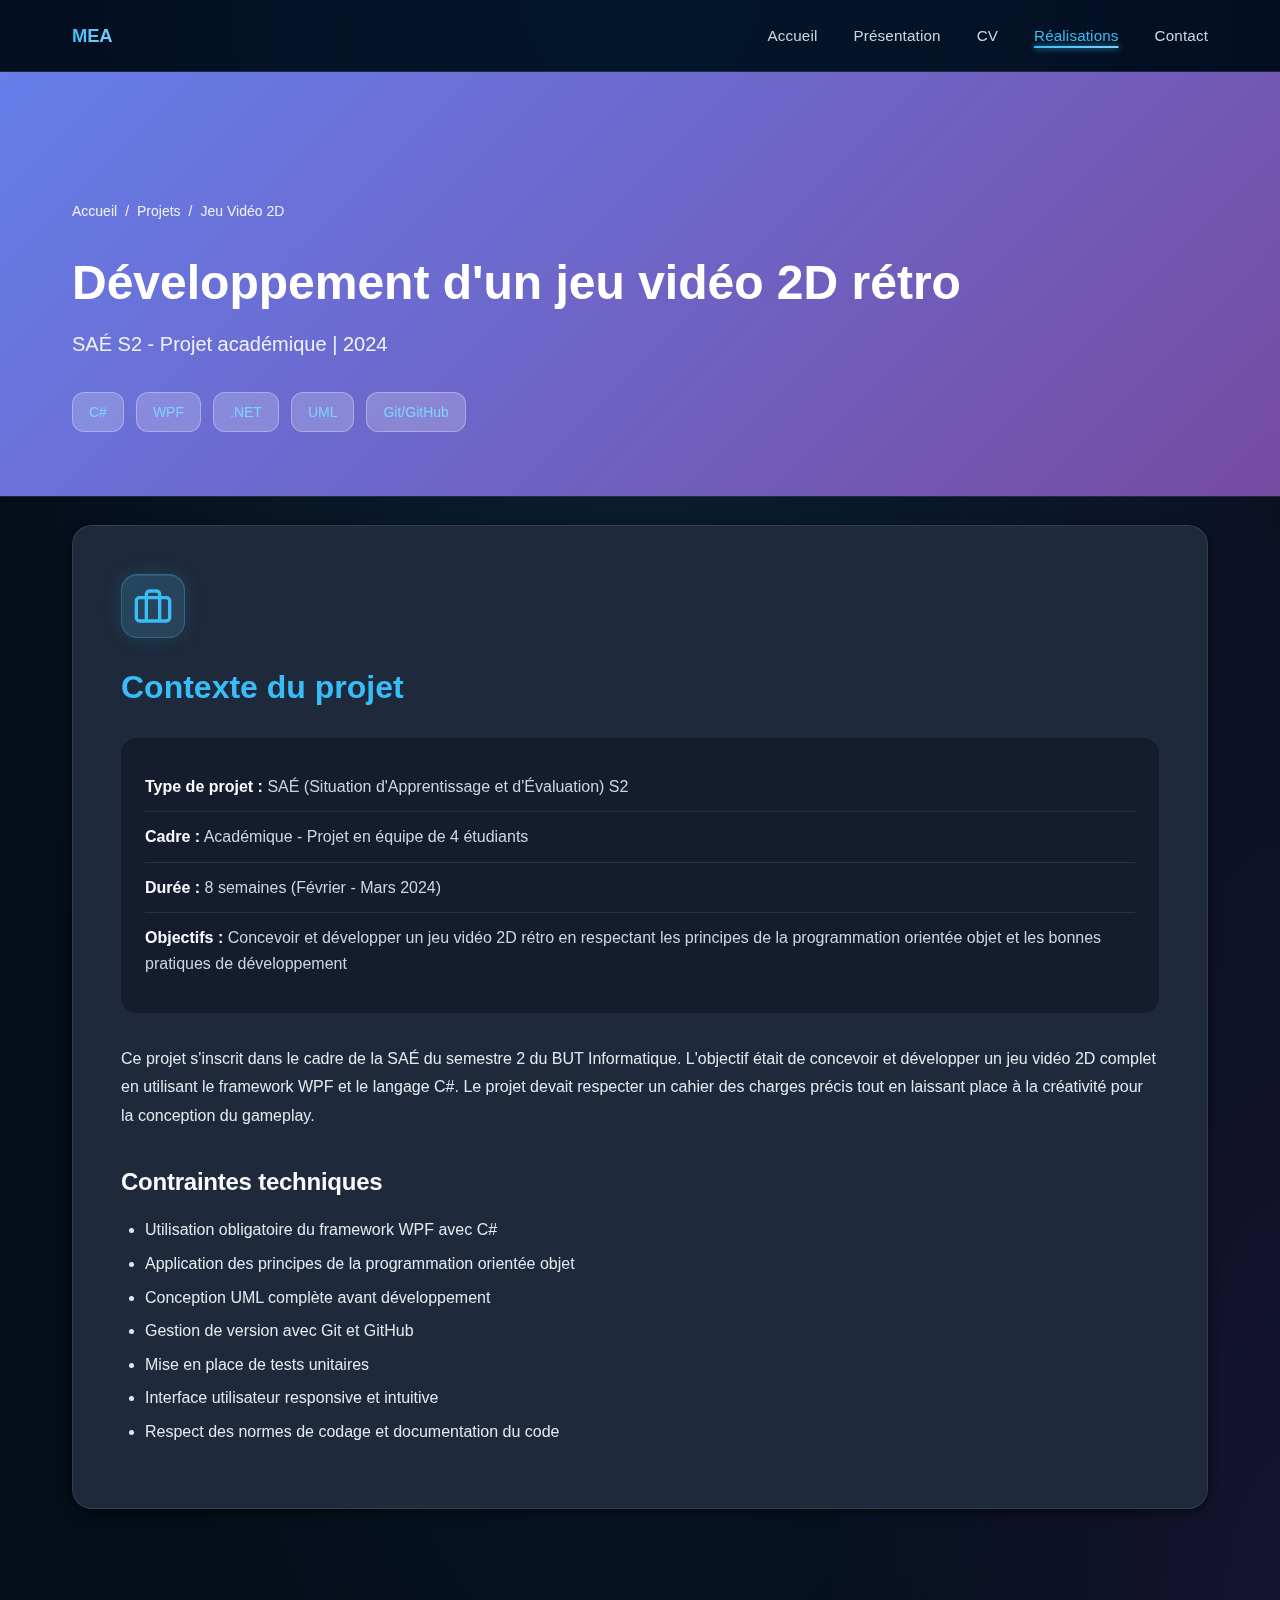
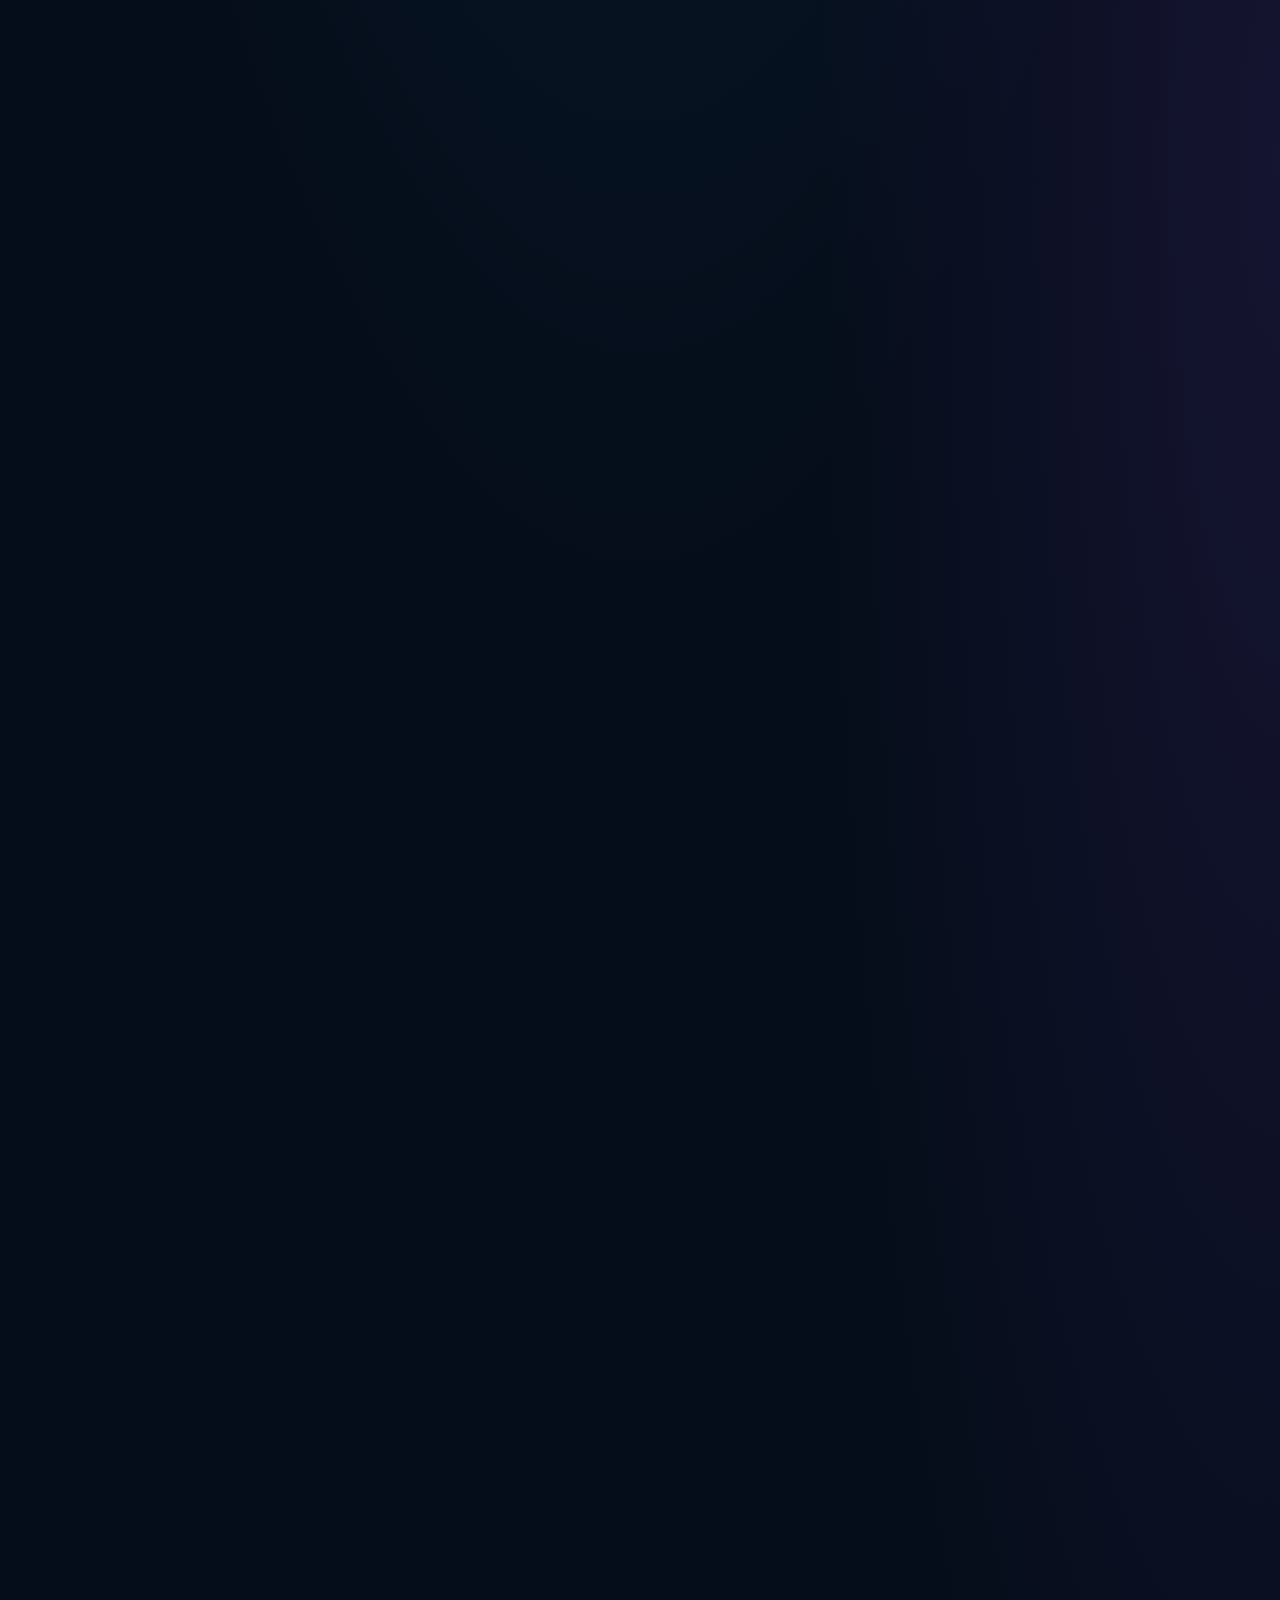
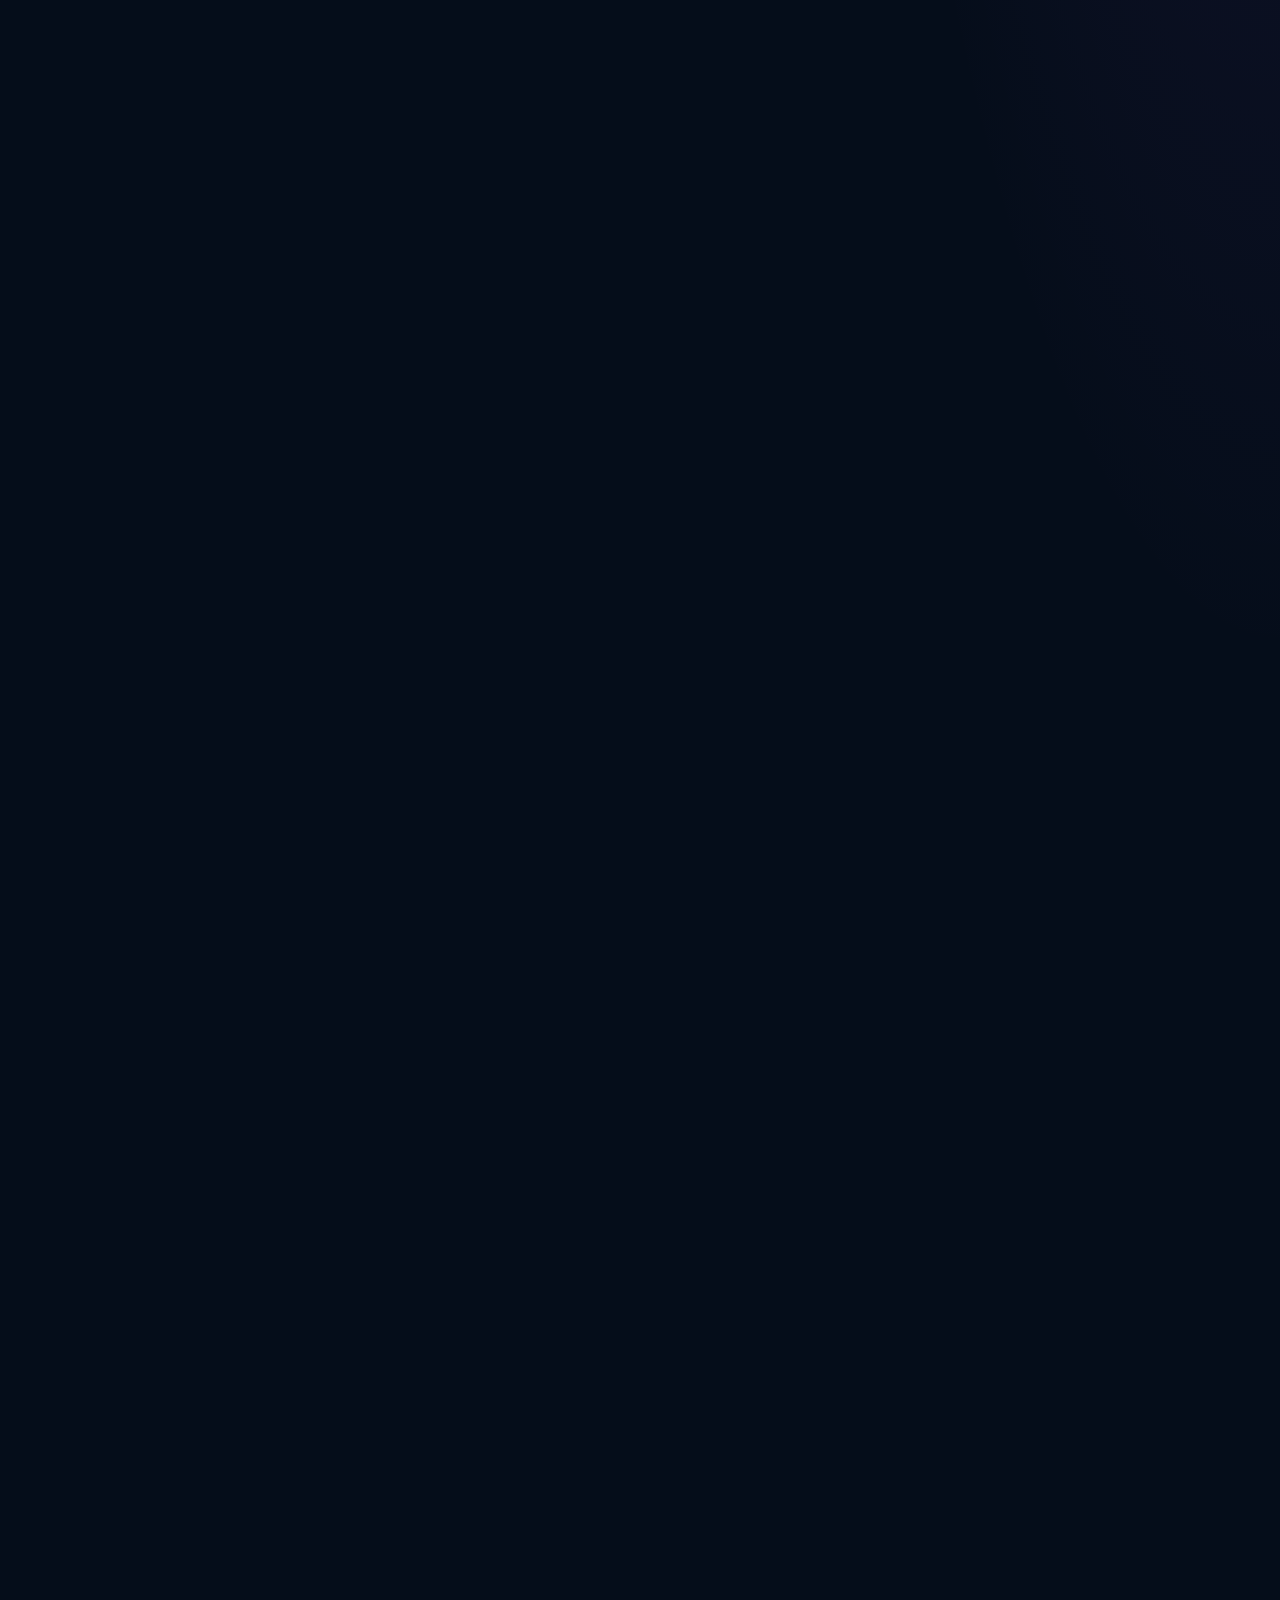
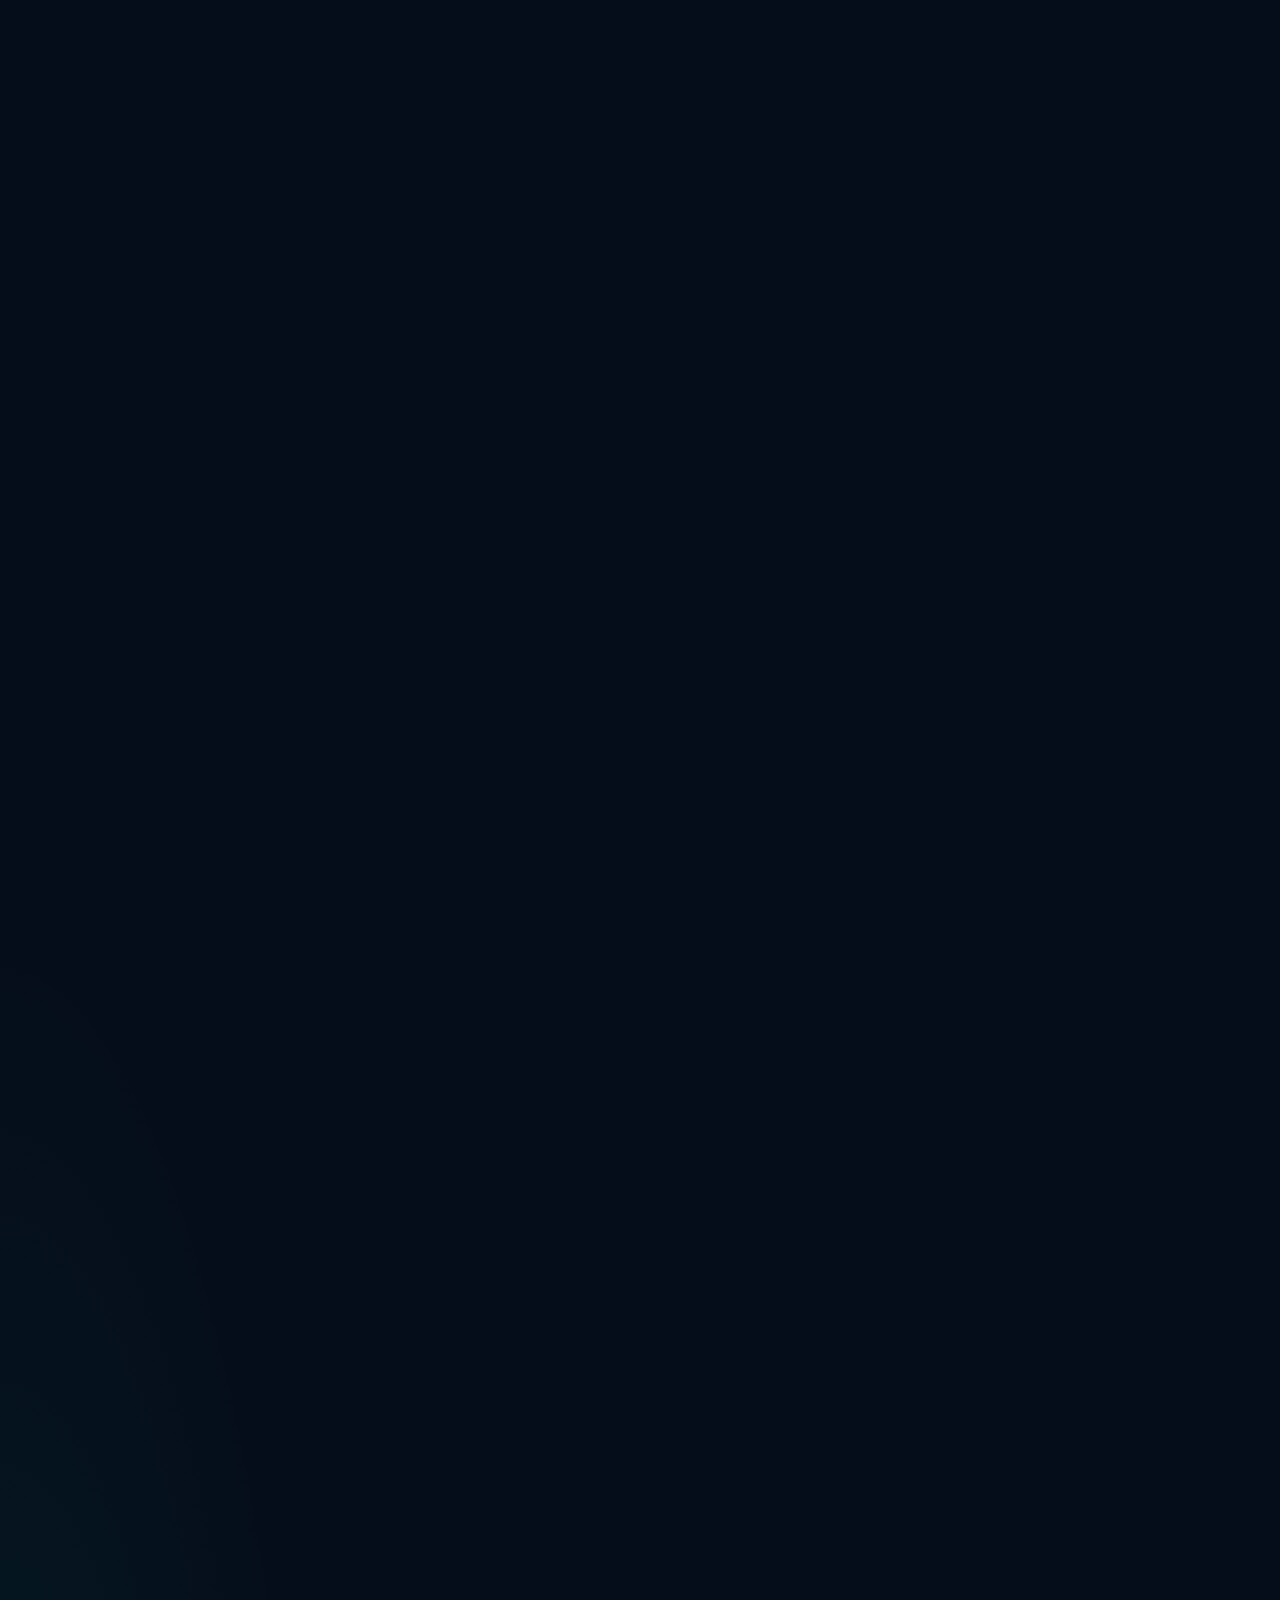
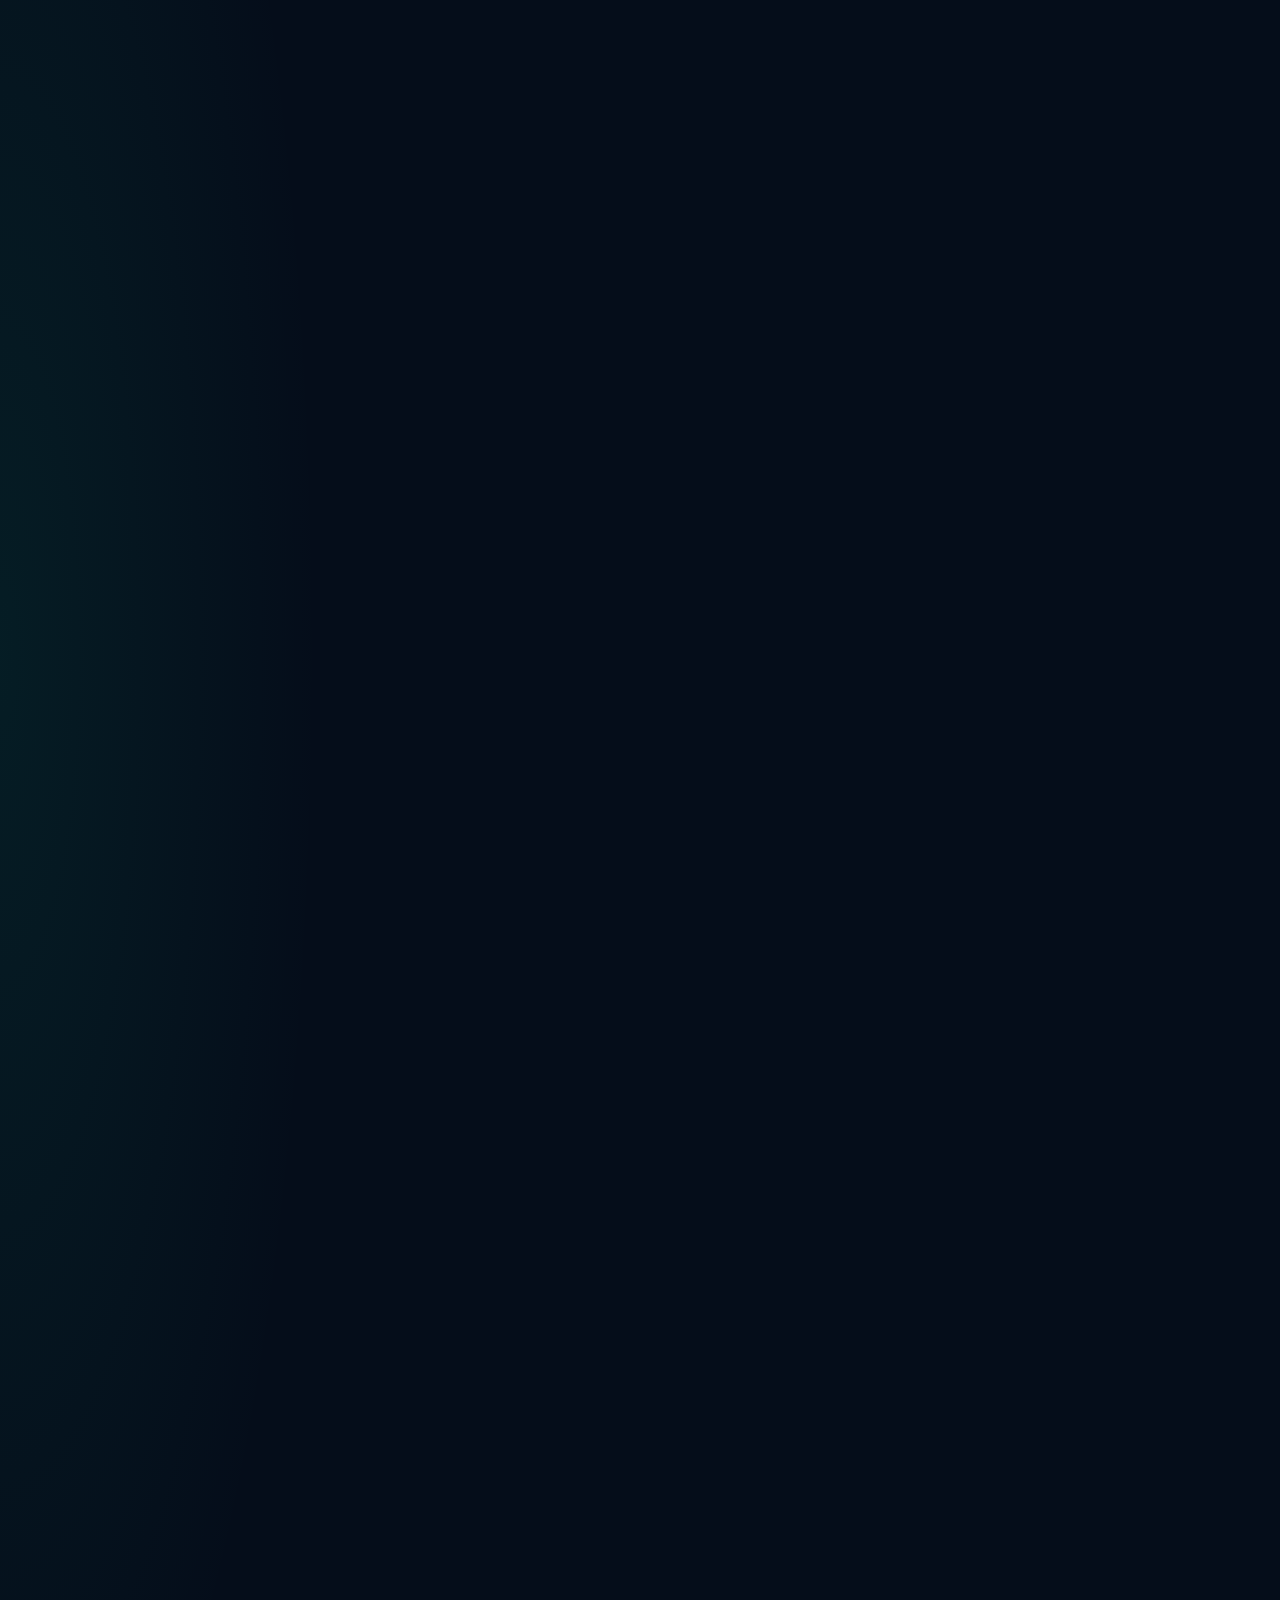
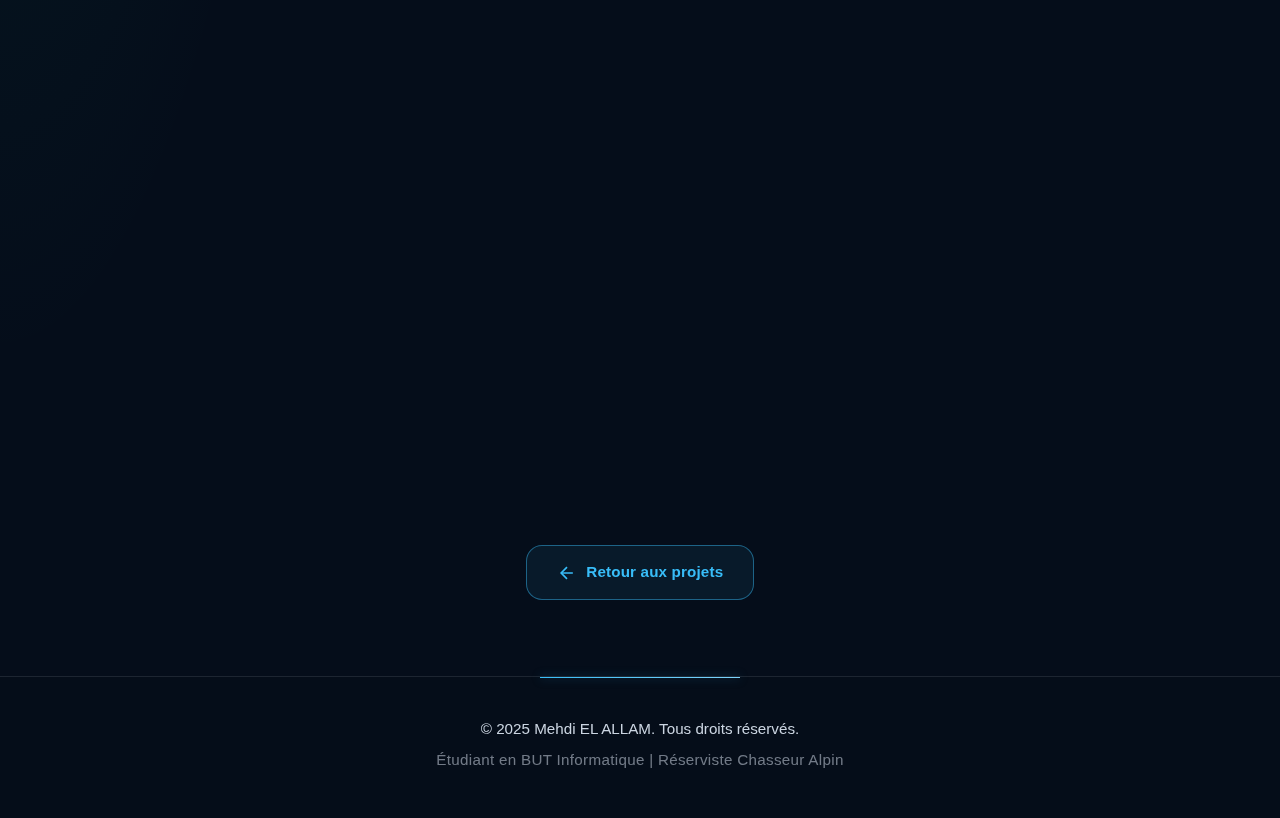
<file: PORTFOLIO/projet-jeu-video.html>
<!DOCTYPE html>
<html lang="fr">
<head>
    <meta charset="UTF-8">
    <meta name="viewport" content="width=device-width, initial-scale=1.0">
    <meta name="description" content="Projet SAÉ - Développement d'un jeu vidéo 2D rétro avec C# et WPF">
    <meta http-equiv="Content-Security-Policy" content="default-src 'self'; style-src 'self' 'unsafe-inline' https://fonts.googleapis.com; font-src 'self' https://fonts.gstatic.com; script-src 'self'; img-src 'self' data:;">
    <title>Jeu Vidéo 2D - Mehdi EL ALLAM</title>
    <link rel="stylesheet" href="assets/css/styles.css">
    <link rel="stylesheet" href="assets/css/project-page.css">
    <link href="https://fonts.googleapis.com/css2?family=Poppins:wght@300;400;500;600;700&display=swap" rel="stylesheet">
</head>
<body>
    <!-- Navigation -->
    <nav class="navbar" id="navbar">
        <div class="container nav-container">
            <div class="logo">
                <a href="index.html">
                    <span class="logo-text">MEA</span>
                </a>
            </div>
            <ul class="nav-menu" id="nav-menu">
                <li><a href="index.html#accueil" class="nav-link">Accueil</a></li>
                <li><a href="index.html#presentation" class="nav-link">Présentation</a></li>
                <li><a href="index.html#cv" class="nav-link">CV</a></li>
                <li><a href="index.html#projets" class="nav-link active">Réalisations</a></li>
                <li><a href="index.html#contact" class="nav-link">Contact</a></li>
            </ul>
            <button class="hamburger" id="hamburger" aria-label="Menu">
                <span></span>
                <span></span>
                <span></span>
            </button>
        </div>
    </nav>

    <!-- Project Hero -->
    <section class="project-hero">
        <div class="container">
            <div class="breadcrumb">
                <a href="index.html">Accueil</a>
                <span>/</span>
                <a href="index.html#projets">Projets</a>
                <span>/</span>
                <span>Jeu Vidéo 2D</span>
            </div>
            <h1 class="project-title">Développement d'un jeu vidéo 2D rétro</h1>
            <p class="project-meta">SAÉ S2 - Projet académique | 2024</p>
            <div class="project-tags-hero">
                <span class="tag">C#</span>
                <span class="tag">WPF</span>
                <span class="tag">.NET</span>
                <span class="tag">UML</span>
                <span class="tag">Git/GitHub</span>
            </div>
        </div>
    </section>

    <!-- Project Content -->
    <section class="section project-content">
        <div class="container">
            <!-- Contexte -->
            <div class="content-block card-animate">
                <div class="icon-box">
                    <svg xmlns="http://www.w3.org/2000/svg" width="40" height="40" viewBox="0 0 24 24" fill="none" stroke="currentColor" stroke-width="2">
                        <rect x="2" y="7" width="20" height="14" rx="2" ry="2"></rect>
                        <path d="M16 21V5a2 2 0 0 0-2-2h-4a2 2 0 0 0-2 2v16"></path>
                    </svg>
                </div>
                <h2>Contexte du projet</h2>
                <div class="content-info">
                    <div class="info-item">
                        <strong>Type de projet :</strong> SAÉ (Situation d'Apprentissage et d'Évaluation) S2
                    </div>
                    <div class="info-item">
                        <strong>Cadre :</strong> Académique - Projet en équipe de 4 étudiants
                    </div>
                    <div class="info-item">
                        <strong>Durée :</strong> 8 semaines (Février - Mars 2024)
                    </div>
                    <div class="info-item">
                        <strong>Objectifs :</strong> Concevoir et développer un jeu vidéo 2D rétro en respectant les principes de la programmation orientée objet et les bonnes pratiques de développement
                    </div>
                </div>
                <p>
                    Ce projet s'inscrit dans le cadre de la SAÉ du semestre 2 du BUT Informatique. L'objectif était de concevoir et développer un jeu vidéo 2D complet en utilisant le framework WPF et le langage C#. Le projet devait respecter un cahier des charges précis tout en laissant place à la créativité pour la conception du gameplay.
                </p>
                <h3>Contraintes techniques</h3>
                <ul>
                    <li>Utilisation obligatoire du framework WPF avec C#</li>
                    <li>Application des principes de la programmation orientée objet</li>
                    <li>Conception UML complète avant développement</li>
                    <li>Gestion de version avec Git et GitHub</li>
                    <li>Mise en place de tests unitaires</li>
                    <li>Interface utilisateur responsive et intuitive</li>
                    <li>Respect des normes de codage et documentation du code</li>
                </ul>
            </div>

            <!-- Méthodes de travail -->
            <div class="content-block card-animate">
                <div class="icon-box">
                    <svg xmlns="http://www.w3.org/2000/svg" width="40" height="40" viewBox="0 0 24 24" fill="none" stroke="currentColor" stroke-width="2">
                        <path d="M12 2v20M17 5H9.5a3.5 3.5 0 0 0 0 7h5a3.5 3.5 0 0 1 0 7H6"></path>
                    </svg>
                </div>
                <h2>Méthodes de travail</h2>

                <h3>Organisation agile</h3>
                <p>
                    Nous avons adopté une méthodologie agile inspirée de Scrum avec des sprints d'une semaine. Chaque sprint débutait par une réunion de planification et se terminait par une démonstration et une rétrospective.
                </p>
                <ul>
                    <li><strong>Sprint 1-2 :</strong> Conception UML, architecture logicielle, setup du projet</li>
                    <li><strong>Sprint 3-4 :</strong> Développement du moteur de jeu et des mécaniques de base</li>
                    <li><strong>Sprint 5-6 :</strong> Développement de l'interface utilisateur et des niveaux</li>
                    <li><strong>Sprint 7 :</strong> Tests, corrections de bugs, optimisations</li>
                    <li><strong>Sprint 8 :</strong> Documentation, préparation de la présentation finale</li>
                </ul>

                <h3>Outils et technologies</h3>
                <div class="tools-grid">
                    <div class="tool-item">
                        <h4>Développement</h4>
                        <p>Visual Studio 2022, .NET 6.0, C# 10</p>
                    </div>
                    <div class="tool-item">
                        <h4>Conception</h4>
                        <p>Visual Paradigm pour les diagrammes UML</p>
                    </div>
                    <div class="tool-item">
                        <h4>Gestion de version</h4>
                        <p>Git, GitHub, GitHub Desktop</p>
                    </div>
                    <div class="tool-item">
                        <h4>Communication</h4>
                        <p>Discord, Microsoft Teams</p>
                    </div>
                </div>

                <h3>Étapes de développement</h3>
                <div class="timeline">
                    <div class="timeline-item">
                        <div class="timeline-dot"></div>
                        <div class="timeline-content">
                            <h4>Phase 1 : Conception</h4>
                            <ul>
                                <li>Brainstorming et définition du concept de jeu</li>
                                <li>Élaboration des diagrammes UML (cas d'utilisation, classes, séquence)</li>
                                <li>Design de l'architecture logicielle (pattern MVC)</li>
                                <li>Maquettage de l'interface utilisateur</li>
                            </ul>
                        </div>
                    </div>
                    <div class="timeline-item">
                        <div class="timeline-dot"></div>
                        <div class="timeline-content">
                            <h4>Phase 2 : Développement du moteur</h4>
                            <ul>
                                <li>Mise en place de la boucle de jeu</li>
                                <li>Système de gestion des entités et composants</li>
                                <li>Détection des collisions</li>
                                <li>Gestion des sprites et animations</li>
                            </ul>
                        </div>
                    </div>
                    <div class="timeline-item">
                        <div class="timeline-dot"></div>
                        <div class="timeline-content">
                            <h4>Phase 3 : Gameplay et niveaux</h4>
                            <ul>
                                <li>Implémentation des mécaniques de jeu</li>
                                <li>Création de multiples niveaux avec difficulté progressive</li>
                                <li>Système de score et de high scores</li>
                                <li>Gestion des vies et game over</li>
                            </ul>
                        </div>
                    </div>
                    <div class="timeline-item">
                        <div class="timeline-dot"></div>
                        <div class="timeline-content">
                            <h4>Phase 4 : Interface et Polish</h4>
                            <ul>
                                <li>Développement de l'interface WPF (menus, HUD)</li>
                                <li>Ajout d'effets visuels et sonores</li>
                                <li>Tests unitaires et intégration</li>
                                <li>Optimisations de performance</li>
                            </ul>
                        </div>
                    </div>
                </div>
            </div>

            <!-- Résultats -->
            <div class="content-block card-animate">
                <div class="icon-box">
                    <svg xmlns="http://www.w3.org/2000/svg" width="40" height="40" viewBox="0 0 24 24" fill="none" stroke="currentColor" stroke-width="2">
                        <path d="M22 11.08V12a10 10 0 1 1-5.93-9.14"></path>
                        <polyline points="22 4 12 14.01 9 11.01"></polyline>
                    </svg>
                </div>
                <h2>Résultats obtenus</h2>

                <h3>Fonctionnalités implémentées</h3>
                <div class="features-grid">
                    <div class="feature-item">
                        <svg xmlns="http://www.w3.org/2000/svg" width="24" height="24" viewBox="0 0 24 24" fill="none" stroke="currentColor" stroke-width="2">
                            <polyline points="20 6 9 17 4 12"></polyline>
                        </svg>
                        <span>Moteur de jeu 2D complet avec boucle de rendu optimisée</span>
                    </div>
                    <div class="feature-item">
                        <svg xmlns="http://www.w3.org/2000/svg" width="24" height="24" viewBox="0 0 24 24" fill="none" stroke="currentColor" stroke-width="2">
                            <polyline points="20 6 9 17 4 12"></polyline>
                        </svg>
                        <span>Système de collisions précis avec détection pixel-perfect</span>
                    </div>
                    <div class="feature-item">
                        <svg xmlns="http://www.w3.org/2000/svg" width="24" height="24" viewBox="0 0 24 24" fill="none" stroke="currentColor" stroke-width="2">
                            <polyline points="20 6 9 17 4 12"></polyline>
                        </svg>
                        <span>5 niveaux jouables avec difficulté progressive</span>
                    </div>
                    <div class="feature-item">
                        <svg xmlns="http://www.w3.org/2000/svg" width="24" height="24" viewBox="0 0 24 24" fill="none" stroke="currentColor" stroke-width="2">
                            <polyline points="20 6 9 17 4 12"></polyline>
                        </svg>
                        <span>Interface WPF moderne et responsive</span>
                    </div>
                    <div class="feature-item">
                        <svg xmlns="http://www.w3.org/2000/svg" width="24" height="24" viewBox="0 0 24 24" fill="none" stroke="currentColor" stroke-width="2">
                            <polyline points="20 6 9 17 4 12"></polyline>
                        </svg>
                        <span>Système de sauvegarde des scores et paramètres</span>
                    </div>
                    <div class="feature-item">
                        <svg xmlns="http://www.w3.org/2000/svg" width="24" height="24" viewBox="0 0 24 24" fill="none" stroke="currentColor" stroke-width="2">
                            <polyline points="20 6 9 17 4 12"></polyline>
                        </svg>
                        <span>Effets visuels et animations fluides</span>
                    </div>
                </div>

                <h3>Performances et qualité du code</h3>
                <ul>
                    <li><strong>Couverture de tests :</strong> 75% du code couvert par des tests unitaires</li>
                    <li><strong>Performance :</strong> 60 FPS constants même sur configurations modestes</li>
                    <li><strong>Architecture :</strong> Pattern MVC respecté, séparation claire des responsabilités</li>
                    <li><strong>Documentation :</strong> Code entièrement commenté avec documentation XML</li>
                    <li><strong>Commits Git :</strong> Plus de 150 commits avec messages clairs et conventionnels</li>
                </ul>

                <h3>Évaluation finale</h3>
                <p>
                    Le projet a été évalué à <strong>16/20</strong> avec les félicitations du jury pour la qualité de l'architecture logicielle et le respect des bonnes pratiques de développement. Les points forts soulignés incluent la documentation exhaustive, l'utilisation efficace de Git et la qualité de la présentation.
                </p>
            </div>

            <!-- Apprentissages -->
            <div class="content-block card-animate">
                <div class="icon-box">
                    <svg xmlns="http://www.w3.org/2000/svg" width="40" height="40" viewBox="0 0 24 24" fill="none" stroke="currentColor" stroke-width="2">
                        <path d="M2 3h6a4 4 0 0 1 4 4v14a3 3 0 0 0-3-3H2z"></path>
                        <path d="M22 3h-6a4 4 0 0 0-4 4v14a3 3 0 0 1 3-3h7z"></path>
                    </svg>
                </div>
                <h2>Apprentissages réalisés</h2>

                <h3>Compétences techniques</h3>
                <div class="skills-learned">
                    <div class="skill-category">
                        <h4>Programmation C# et .NET</h4>
                        <ul>
                            <li>Maîtrise approfondie du langage C# 10 et des fonctionnalités modernes</li>
                            <li>Utilisation avancée du framework .NET 6.0</li>
                            <li>Programmation orientée objet : héritage, polymorphisme, interfaces</li>
                            <li>Gestion de la mémoire et optimisation des performances</li>
                            <li>Utilisation de LINQ pour le traitement de données</li>
                        </ul>
                    </div>
                    <div class="skill-category">
                        <h4>WPF et interfaces graphiques</h4>
                        <ul>
                            <li>Architecture MVVM (Model-View-ViewModel)</li>
                            <li>Data binding et commandes</li>
                            <li>Création d'animations fluides avec Storyboards</li>
                            <li>Gestion des ressources et styles</li>
                            <li>Responsive design avec Grid et Canvas</li>
                        </ul>
                    </div>
                    <div class="skill-category">
                        <h4>Conception logicielle</h4>
                        <ul>
                            <li>Modélisation UML complète (diagrammes de classes, séquence, activité)</li>
                            <li>Patterns de conception : MVC, Singleton, Observer, Factory</li>
                            <li>Architecture logicielle et séparation des couches</li>
                            <li>Principes SOLID</li>
                        </ul>
                    </div>
                    <div class="skill-category">
                        <h4>Gestion de version et collaboration</h4>
                        <ul>
                            <li>Maîtrise de Git : branches, merge, rebase, pull requests</li>
                            <li>Workflow GitFlow pour la gestion des releases</li>
                            <li>Résolution de conflits de merge</li>
                            <li>Code review et conventions de commit</li>
                        </ul>
                    </div>
                </div>

                <h3>Compétences humaines et méthodologiques</h3>
                <ul class="soft-skills">
                    <li><strong>Travail en équipe :</strong> Collaboration avec 3 autres développeurs, répartition des tâches, communication régulière</li>
                    <li><strong>Gestion de projet agile :</strong> Planification des sprints, daily stand-ups, rétrospectives</li>
                    <li><strong>Communication technique :</strong> Rédaction de documentation, présentation orale du projet</li>
                    <li><strong>Résolution de problèmes :</strong> Débogage complexe, optimisation de performances</li>
                    <li><strong>Autonomie :</strong> Recherche de solutions, apprentissage de nouvelles technologies</li>
                    <li><strong>Gestion du temps :</strong> Respect des deadlines, priorisation des tâches</li>
                </ul>

                <h3>Ce que ce projet m'a apporté personnellement</h3>
                <p>
                    Ce projet a été une expérience formatrice qui m'a permis de développer des compétences essentielles pour ma future carrière d'ingénieur informatique. J'ai particulièrement apprécié :
                </p>
                <ul>
                    <li>La satisfaction de créer un produit complet et fonctionnel de bout en bout</li>
                    <li>L'apprentissage de la rigueur nécessaire au développement logiciel professionnel</li>
                    <li>La collaboration en équipe et le partage de connaissances</li>
                    <li>La résolution de problèmes techniques complexes</li>
                    <li>L'importance de la documentation et des bonnes pratiques</li>
                </ul>
                <p>
                    Cette expérience a renforcé ma passion pour le développement logiciel et m'a donné confiance en mes capacités à mener à bien des projets d'envergure.
                </p>
            </div>

            <!-- Contribution personnelle -->
            <div class="content-block card-animate">
                <div class="icon-box">
                    <svg xmlns="http://www.w3.org/2000/svg" width="40" height="40" viewBox="0 0 24 24" fill="none" stroke="currentColor" stroke-width="2">
                        <path d="M20 21v-2a4 4 0 0 0-4-4H8a4 4 0 0 0-4 4v2"></path>
                        <circle cx="12" cy="7" r="4"></circle>
                    </svg>
                </div>
                <h2>Ma contribution personnelle</h2>

                <h3>Rôles et responsabilités</h3>
                <p>
                    Dans ce projet en équipe de 4 personnes, j'ai occupé le rôle de <strong>Lead Developer</strong> et <strong>Architecte logiciel</strong>. Mes responsabilités principales incluaient :
                </p>

                <div class="contribution-grid">
                    <div class="contribution-item">
                        <h4>Architecture logicielle (40%)</h4>
                        <ul>
                            <li>Conception de l'architecture globale du projet (pattern MVC)</li>
                            <li>Création des diagrammes UML (classes, séquence, activité)</li>
                            <li>Définition des interfaces et des contrats entre composants</li>
                            <li>Établissement des conventions de codage</li>
                        </ul>
                    </div>
                    <div class="contribution-item">
                        <h4>Développement du moteur de jeu (35%)</h4>
                        <ul>
                            <li>Implémentation de la boucle de jeu principale</li>
                            <li>Développement du système de gestion des entités</li>
                            <li>Création du système de détection de collisions</li>
                            <li>Optimisation des performances et gestion de la mémoire</li>
                        </ul>
                    </div>
                    <div class="contribution-item">
                        <h4>Gestion de version (15%)</h4>
                        <ul>
                            <li>Setup du repository GitHub et des workflows</li>
                            <li>Revue de code des pull requests</li>
                            <li>Résolution des conflits de merge</li>
                            <li>Gestion des branches et des releases</li>
                        </ul>
                    </div>
                    <div class="contribution-item">
                        <h4>Documentation (10%)</h4>
                        <ul>
                            <li>Rédaction du README et de la documentation technique</li>
                            <li>Commentaires et documentation XML du code</li>
                            <li>Guide d'installation et de contribution</li>
                            <li>Préparation de la présentation finale</li>
                        </ul>
                    </div>
                </div>

                <h3>Réalisations concrètes</h3>
                <ul class="achievements">
                    <li><strong>Classes développées :</strong> 15+ classes incluant GameEngine, Entity, CollisionManager, SceneManager</li>
                    <li><strong>Lignes de code :</strong> Environ 3000 lignes de code C# (sur 8000 total)</li>
                    <li><strong>Tests unitaires :</strong> 40+ tests couvrant les fonctionnalités critiques</li>
                    <li><strong>Commits GitHub :</strong> 80+ commits avec messages détaillés</li>
                    <li><strong>Code reviews :</strong> Revue et validation de 50+ pull requests</li>
                </ul>

                <h3>Défis surmontés</h3>
                <p>
                    Plusieurs défis techniques ont nécessité des solutions créatives :
                </p>
                <ul>
                    <li><strong>Optimisation des performances :</strong> J'ai résolu des problèmes de framerate en implémentant un système de pooling d'objets et en optimisant la détection de collisions avec une grille spatiale</li>
                    <li><strong>Gestion des conflits Git :</strong> J'ai mis en place un workflow clair et formé l'équipe à Git pour éviter les conflits</li>
                    <li><strong>Architecture évolutive :</strong> J'ai conçu une architecture modulaire permettant d'ajouter facilement de nouvelles fonctionnalités</li>
                </ul>

                <div class="personal-highlight">
                    <h4>Point de fierté</h4>
                    <p>
                        Ma plus grande fierté dans ce projet est d'avoir réussi à créer une architecture logicielle robuste et maintenable qui a permis à toute l'équipe de travailler efficacement sans se marcher sur les pieds. Le feedback de mes coéquipiers a été extrêmement positif, soulignant la clarté de la structure et la facilité d'intégration de nouvelles fonctionnalités.
                    </p>
                </div>
            </div>

            <!-- Back to projects -->
            <div class="back-link">
                <a href="index.html#projets" class="btn btn-secondary">
                    <svg xmlns="http://www.w3.org/2000/svg" width="20" height="20" viewBox="0 0 24 24" fill="none" stroke="currentColor" stroke-width="2">
                        <line x1="19" y1="12" x2="5" y2="12"></line>
                        <polyline points="12 19 5 12 12 5"></polyline>
                    </svg>
                    Retour aux projets
                </a>
            </div>
        </div>
    </section>

    <!-- Footer -->
    <footer class="footer">
        <div class="container">
            <div class="footer-content">
                <p>&copy; 2025 Mehdi EL ALLAM. Tous droits réservés.</p>
                <p class="footer-subtitle">Étudiant en BUT Informatique | Réserviste Chasseur Alpin</p>
            </div>
        </div>
    </footer>

    <script src="assets/js/main.js"></script>
</body>
</html>
</file>
<file: PORTFOLIO/assets/css/styles.css>
/* ========================================
   Variables CSS
   ======================================== */
@import url('https://fonts.googleapis.com/css2?family=Poppins:wght@300;400;500;600;700;800;900&display=swap');

:root {
    /* Premium color palette */
    --primary-color: #38bdf8;
    --primary-dark: #0ea5e9;
    --primary-light: #7dd3fc;
    --secondary-color: #06d6a0;
    --accent-color: #f59e0b;
    --accent-pink: #ec4899;
    --accent-purple: #a855f7;

    /* Text */
    --text-primary: #f8fafc;
    --text-secondary: #cbd5e1;
    --text-light: #94a3b8;

    /* Backgrounds */
    --bg-primary: #050d1a;
    --bg-secondary: rgba(15, 23, 42, 0.7);
    --bg-tertiary: rgba(30, 41, 59, 0.8);
    --bg-glass: rgba(255, 255, 255, 0.04);
    --bg-glass-hover: rgba(255, 255, 255, 0.08);

    /* Borders & Shadows */
    --border-color: rgba(203, 213, 225, 0.12);
    --border-glow: rgba(56, 189, 248, 0.3);
    --shadow-sm: 0 1px 3px rgba(0, 0, 0, 0.4), 0 1px 2px rgba(0, 0, 0, 0.2);
    --shadow-md: 0 4px 12px rgba(0, 0, 0, 0.4), 0 2px 6px rgba(0, 0, 0, 0.2);
    --shadow-lg: 0 12px 30px rgba(0, 0, 0, 0.5), 0 6px 15px rgba(0, 0, 0, 0.3);
    --shadow-xl: 0 25px 50px rgba(0, 0, 0, 0.6);
    --shadow-glow: 0 0 30px rgba(56, 189, 248, 0.15), 0 0 60px rgba(56, 189, 248, 0.08);
    --shadow-glow-strong: 0 0 40px rgba(56, 189, 248, 0.3), 0 0 80px rgba(56, 189, 248, 0.1);

    /* Transitions */
    --transition-fast: 0.18s cubic-bezier(0.4, 0, 0.2, 1);
    --transition-normal: 0.3s cubic-bezier(0.4, 0, 0.2, 1);
    --transition-slow: 0.5s cubic-bezier(0.4, 0, 0.2, 1);
    --transition-bounce: 0.4s cubic-bezier(0.34, 1.56, 0.64, 1);

    /* Border Radius */
    --border-radius-sm: 0.5rem;
    --border-radius-md: 0.75rem;
    --border-radius-lg: 1rem;
    --border-radius-xl: 1.25rem;
    --border-radius-2xl: 1.75rem;

    /* Typography */
    --font-primary: 'Poppins', -apple-system, BlinkMacSystemFont, 'Segoe UI', sans-serif;

    --max-width: 1200px;
    --navbar-height: 72px;

    /* Gradient definitions */
    --gradient-primary: linear-gradient(135deg, #38bdf8, #7dd3fc);
    --gradient-accent: linear-gradient(135deg, #f59e0b, #ec4899);
    --gradient-cool: linear-gradient(135deg, #a855f7, #38bdf8);
    --gradient-aurora: linear-gradient(135deg, #06d6a0, #38bdf8, #a855f7);
}

/* ========================================
   Reset & Base
   ======================================== */
*,
*::before,
*::after {
    margin: 0;
    padding: 0;
    box-sizing: border-box;
}

html {
    scroll-behavior: smooth;
    scroll-padding-top: var(--navbar-height);
}

body {
    font-family: var(--font-primary);
    font-size: 16px;
    line-height: 1.6;
    color: var(--text-primary);
    background: var(--bg-primary);
    background-image:
        radial-gradient(ellipse 80% 50% at 50% -10%, rgba(56, 189, 248, 0.15) 0%, transparent 70%),
        radial-gradient(ellipse 60% 40% at 100% 20%, rgba(168, 85, 247, 0.1) 0%, transparent 60%),
        radial-gradient(ellipse 50% 30% at 0% 80%, rgba(6, 214, 160, 0.08) 0%, transparent 50%);
    overflow-x: hidden;
    cursor: url('data:image/svg+xml;utf8,<svg xmlns="http://www.w3.org/2000/svg" width="24" height="24" viewBox="0 0 24 24" fill="none" stroke="%2338bdf8" stroke-width="2"><circle cx="12" cy="12" r="8"/><circle cx="12" cy="12" r="2" fill="%2338bdf8"/></svg>') 12 12, auto;
    position: relative;
    min-height: 100vh;
}

a,
button,
.btn {
    cursor: url('data:image/svg+xml;utf8,<svg xmlns="http://www.w3.org/2000/svg" width="24" height="24" viewBox="0 0 24 24" fill="none" stroke="%23f59e0b" stroke-width="2"><circle cx="12" cy="12" r="10"/><path d="M12 2v20M2 12h20" stroke="%23f59e0b" stroke-width="1"/></svg>') 12 12, pointer;
}

a {
    text-decoration: none;
    color: inherit;
    transition: color var(--transition-fast);
}

img {
    max-width: 100%;
    height: auto;
    display: block;
}

ul {
    list-style: none;
}

button {
    border: none;
    background: none;
    cursor: pointer;
    font-family: inherit;
}

/* Global Mountain Background */
.global-mountain-background {
    position: fixed;
    top: 0;
    left: 0;
    width: 100%;
    height: 100%;
    pointer-events: none;
    z-index: 0;
    overflow: hidden;
}

.global-mountain-background::before {
    content: '';
    position: absolute;
    inset: 0;
    background:
        radial-gradient(2px 2px at 20% 30%, rgba(255, 255, 255, 0.6), transparent),
        radial-gradient(2px 2px at 60% 70%, rgba(255, 255, 255, 0.5), transparent),
        radial-gradient(1px 1px at 50% 50%, rgba(255, 255, 255, 0.4), transparent),
        radial-gradient(1px 1px at 80% 10%, rgba(255, 255, 255, 0.5), transparent),
        radial-gradient(2px 2px at 90% 60%, rgba(255, 255, 255, 0.4), transparent),
        radial-gradient(1px 1px at 33% 80%, rgba(255, 255, 255, 0.35), transparent);
    background-size: 400px 400px;
    animation: twinkle 8s ease-in-out infinite;
}

section {
    position: relative;
    z-index: 1;
}

.navbar {
    position: fixed;
    z-index: 1000;
}

/* ========================================
   Utility Classes
   ======================================== */
.container {
    max-width: var(--max-width);
    margin: 0 auto;
    padding: 0 2rem;
}

.section {
    padding: 6rem 0;
}

.section-title {
    font-size: 2.75rem;
    font-weight: 800;
    text-align: center;
    margin-bottom: 1rem;
    letter-spacing: -0.02em;
    background: linear-gradient(to right, #ffffff 20%, #7dd3fc 60%, #38bdf8 100%);
    -webkit-background-clip: text;
    -webkit-text-fill-color: transparent;
    background-clip: text;
    position: relative;
    display: inline-block;
    width: 100%;
}

.section-title::after {
    content: '';
    display: block;
    width: 60px;
    height: 4px;
    background: var(--gradient-primary);
    border-radius: 2px;
    margin: 0.75rem auto 0;
    box-shadow: 0 0 12px rgba(56, 189, 248, 0.6);
}

.section-subtitle {
    text-align: center;
    color: var(--text-secondary);
    font-size: 1.125rem;
    margin-bottom: 3.5rem;
    opacity: 0.85;
}

/* ========================================
   Buttons
   ======================================== */
.btn {
    display: inline-flex;
    align-items: center;
    gap: 0.6rem;
    padding: 0.875rem 1.875rem;
    border-radius: var(--border-radius-lg);
    font-weight: 600;
    font-size: 0.95rem;
    letter-spacing: 0.01em;
    transition: all var(--transition-bounce);
    position: relative;
    overflow: hidden;
}

.btn::before {
    content: '';
    position: absolute;
    inset: 0;
    background: rgba(255, 255, 255, 0.08);
    opacity: 0;
    transition: opacity var(--transition-fast);
}

.btn:hover::before {
    opacity: 1;
}

.btn-primary {
    background: linear-gradient(135deg, var(--primary-dark) 0%, var(--primary-color) 60%, var(--primary-light) 100%);
    color: white;
    box-shadow: 0 4px 15px rgba(56, 189, 248, 0.35), 0 2px 6px rgba(0, 0, 0, 0.3);
    border: 1px solid rgba(255, 255, 255, 0.2);
}

.btn-primary:hover,
.btn-primary:visited,
.btn-primary:active {
    background: linear-gradient(135deg, var(--primary-color) 0%, var(--primary-light) 100%);
    transform: translateY(-3px) scale(1.02);
    box-shadow: 0 8px 25px rgba(56, 189, 248, 0.5), 0 4px 12px rgba(0, 0, 0, 0.3);
    color: white;
}

.btn-secondary {
    background: rgba(56, 189, 248, 0.08);
    color: var(--primary-color);
    border: 1.5px solid rgba(56, 189, 248, 0.45);
    backdrop-filter: blur(8px);
}

.btn-secondary:hover,
.btn-secondary:visited,
.btn-secondary:active {
    background: rgba(56, 189, 248, 0.2);
    color: white;
    border-color: var(--primary-color);
    transform: translateY(-3px) scale(1.02);
    box-shadow: 0 8px 25px rgba(56, 189, 248, 0.3);
}

.btn-small {
    padding: 0.6rem 1.25rem;
    font-size: 0.875rem;
    border-radius: var(--border-radius-md);
}

/* ========================================
   Navigation
   ======================================== */
.navbar {
    position: fixed;
    top: 0;
    left: 0;
    right: 0;
    height: var(--navbar-height);
    background: rgba(5, 13, 26, 0.6);
    backdrop-filter: blur(20px) saturate(1.8);
    -webkit-backdrop-filter: blur(20px) saturate(1.8);
    border-bottom: 1px solid var(--border-color);
    z-index: 1000;
    transition: all var(--transition-normal);
}

.navbar.scrolled {
    background: rgba(5, 13, 26, 0.85);
    box-shadow: 0 4px 30px rgba(0, 0, 0, 0.4), 0 0 0 1px rgba(56, 189, 248, 0.1);
}

.nav-container {
    height: 100%;
    display: flex;
    align-items: center;
    justify-content: space-between;
}

/* Progress Bar */
.scroll-progress-indicator {
    position: fixed;
    top: var(--navbar-height);
    left: 0;
    width: 100%;
    height: 2px;
    background: transparent;
    z-index: 998;
}

.progress-bar {
    height: 100%;
    width: 0%;
    background: linear-gradient(to right, var(--secondary-color), var(--primary-color), var(--accent-purple));
    box-shadow: 0 0 8px var(--primary-color), 0 0 20px rgba(56, 189, 248, 0.4);
    transition: width 0.1s linear;
}

/* Stars Canvas - hidden, replaced by CSS background */
#stars-canvas {
    display: none;
    pointer-events: none;
}

.logo {
    display: flex;
    align-items: center;
    gap: 0.5rem;
}

.logo-text {
    font-size: 1.15rem;
    font-weight: 700;
    letter-spacing: -0.01em;
    background: var(--gradient-primary);
    -webkit-background-clip: text;
    -webkit-text-fill-color: transparent;
    background-clip: text;
}

.nav-menu {
    display: flex;
    gap: 2.25rem;
}

.nav-link {
    font-weight: 500;
    font-size: 0.95rem;
    color: var(--text-secondary);
    transition: color var(--transition-fast);
    position: relative;
    letter-spacing: 0.01em;
}

.nav-link::after {
    content: '';
    position: absolute;
    bottom: -4px;
    left: 50%;
    transform: translateX(-50%);
    width: 0;
    height: 2px;
    background: var(--gradient-primary);
    border-radius: 1px;
    transition: width var(--transition-normal);
    box-shadow: 0 0 6px var(--primary-color);
}

.nav-link:hover,
.nav-link.active {
    color: var(--primary-color);
}

.nav-link:hover::after,
.nav-link.active::after {
    width: 100%;
}

.nav-controls {
    display: flex;
    align-items: center;
    gap: 0.75rem;
}

.theme-toggle-btn {
    display: flex;
    align-items: center;
    justify-content: center;
    width: 42px;
    height: 42px;
    border-radius: 50%;
    color: var(--text-primary);
    transition: all var(--transition-normal);
    background: rgba(255, 255, 255, 0.05);
    border: 1px solid var(--border-color);
}

.theme-toggle-btn:hover {
    background: rgba(56, 189, 248, 0.15);
    border-color: var(--primary-color);
    transform: rotate(20deg) scale(1.1);
    color: var(--primary-color);
    box-shadow: 0 0 15px rgba(56, 189, 248, 0.3);
}

/* Snowflake styles */
.snowflake {
    position: absolute;
    top: -10px;
    color: rgba(255, 255, 255, 0.8);
    font-size: 1em;
    font-family: Arial, sans-serif;
    text-shadow: 0 0 5px rgba(56, 189, 248, 0.5);
    user-select: none;
    z-index: 9999;
    pointer-events: none;
    animation-name: snowfall;
    animation-timing-function: linear;
    animation-iteration-count: infinite;
}

.hamburger {
    display: none;
    flex-direction: column;
    gap: 5px;
    width: 30px;
    height: 24px;
    cursor: pointer;
}

.hamburger span {
    width: 100%;
    height: 2.5px;
    background: var(--text-primary);
    border-radius: 3px;
    transition: all var(--transition-normal);
}

/* ========================================
   Hero Section
   ======================================== */
.hero {
    min-height: 100vh;
    display: flex;
    align-items: center;
    position: relative;
    padding-top: var(--navbar-height);
    overflow: hidden;
}

.hero::before {
    content: '';
    position: absolute;
    inset: 0;
    background:
        radial-gradient(ellipse 70% 60% at 20% 50%, rgba(56, 189, 248, 0.07) 0%, transparent 70%),
        radial-gradient(ellipse 50% 40% at 80% 80%, rgba(168, 85, 247, 0.06) 0%, transparent 60%);
    pointer-events: none;
}

@keyframes twinkle {

    0%,
    100% {
        opacity: 1;
        background-position: 0% 0%;
    }

    50% {
        opacity: 0.7;
        background-position: 100% 100%;
    }
}

@keyframes snowfall {
    0% {
        transform: translateY(-10vh) translateX(0) rotate(0deg);
        opacity: 0;
    }

    10% {
        opacity: 0.8;
    }

    90% {
        opacity: 0.8;
    }

    100% {
        transform: translateY(100vh) translateX(80px) rotate(360deg);
        opacity: 0;
    }
}

/* Mountain Layers */
.global-mountain-background .mountain-layer {
    position: absolute;
    bottom: 0;
    left: 0;
    width: 100%;
    background-repeat: no-repeat;
    background-position: center bottom;
    background-size: cover;
}

.global-mountain-background .mountain-back {
    height: 70%;
    opacity: 0.2;
    background-image: url('data:image/svg+xml,<svg xmlns="http://www.w3.org/2000/svg" viewBox="0 0 1440 400" preserveAspectRatio="none"><defs><linearGradient id="mb1" x1="0%" y1="0%" x2="0%" y2="100%"><stop offset="0%" style="stop-color:%231a3350"/><stop offset="100%" style="stop-color:%230a1525"/></linearGradient></defs><path d="M0,400 Q120,320 240,350 Q360,380 480,280 Q560,220 640,200 Q720,180 800,220 Q880,260 960,240 Q1080,210 1200,260 Q1320,310 1440,290 L1440,400 Z" fill="url(%23mb1)"/></svg>');
    animation: parallaxBack 50s ease-in-out infinite;
}

.global-mountain-background .mountain-mid {
    height: 60%;
    opacity: 0.4;
    background-image: url('data:image/svg+xml,<svg xmlns="http://www.w3.org/2000/svg" viewBox="0 0 1440 380" preserveAspectRatio="none"><defs><linearGradient id="mm1" x1="0%" y1="0%" x2="0%" y2="100%"><stop offset="0%" style="stop-color:%2322486a"/><stop offset="100%" style="stop-color:%2310253d"/></linearGradient></defs><path d="M0,380 Q100,310 200,330 Q320,355 420,260 Q500,195 580,175 Q650,158 720,180 Q800,205 880,185 Q980,160 1060,175 Q1180,198 1280,215 Q1360,228 1440,210 L1440,380 Z" fill="url(%23mm1)"/></svg>');
    animation: parallaxMid 35s ease-in-out infinite;
}

.global-mountain-background .mountain-front {
    height: 50%;
    opacity: 0.7;
    background-image: url('data:image/svg+xml,<svg xmlns="http://www.w3.org/2000/svg" viewBox="0 0 1440 320" preserveAspectRatio="none"><defs><linearGradient id="mf1" x1="0%" y1="0%" x2="0%" y2="100%"><stop offset="0%" style="stop-color:%23304f6a"/><stop offset="100%" style="stop-color:%23152438"/></linearGradient></defs><path d="M0,320 Q80,270 160,285 Q260,305 360,230 Q440,170 520,148 Q600,128 680,152 Q760,175 840,158 Q940,138 1020,152 Q1140,172 1240,188 Q1340,202 1440,182 L1440,320 Z" fill="url(%23mf1)"/></svg>');
    animation: parallaxFront 28s ease-in-out infinite;
}

@keyframes parallaxBack {

    0%,
    100% {
        transform: translateX(0) scale(1);
    }

    50% {
        transform: translateX(-30px) scale(1.05);
    }
}

@keyframes parallaxMid {

    0%,
    100% {
        transform: translateX(0) scale(1);
    }

    50% {
        transform: translateX(20px) scale(1.03);
    }
}

@keyframes parallaxFront {

    0%,
    100% {
        transform: translateX(0) scale(1);
    }

    50% {
        transform: translateX(-15px) scale(1.02);
    }
}

/* Snow Container */
.snow-container {
    position: absolute;
    top: 0;
    left: 0;
    width: 100%;
    height: 100%;
    pointer-events: none;
    overflow: hidden;
}

/* Hero Content */
.hero-content {
    position: relative;
    z-index: 10;
    display: flex;
    align-items: center;
    gap: 5rem;
    flex-wrap: wrap;
}

.hero-profile {
    flex: 0 0 auto;
    animation: fadeInLeft 1s cubic-bezier(0.4, 0, 0.2, 1);
}

@keyframes fadeInLeft {
    from {
        opacity: 0;
        transform: translateX(-60px);
    }

    to {
        opacity: 1;
        transform: translateX(0);
    }
}

.profile-image-wrapper {
    position: relative;
    width: 290px;
    height: 290px;
    margin: 0 auto;
    border-radius: 50%;
    background: #102030;
    overflow: hidden;
}

.profile-glow {
    position: absolute;
    inset: -15px;
    background: conic-gradient(from 0deg, #38bdf8, #a855f7, #06d6a0, #f59e0b, #38bdf8);
    border-radius: 50%;
    filter: blur(22px);
    opacity: 0.55;
    animation: glowPulse 4s ease-in-out infinite, glowRotate 8s linear infinite;
}

@keyframes glowPulse {

    0%,
    100% {
        opacity: 0.55;
        transform: scale(1);
    }

    50% {
        opacity: 0.8;
        transform: scale(1.08);
    }
}

@keyframes glowRotate {
    from {
        transform: rotate(0deg);
    }

    to {
        transform: rotate(360deg);
    }
}

.profile-image {
    position: relative;
    width: 100%;
    height: 100%;
    border-radius: 50%;
    object-fit: cover;
    object-position: center 10%;
    border: 4px solid rgba(255, 255, 255, 0.85);
    box-shadow:
        0 0 0 8px rgba(56, 189, 248, 0.15),
        0 25px 50px rgba(0, 0, 0, 0.5),
        inset 0 0 30px rgba(56, 189, 248, 0.05);
    animation: profileFloat 6s ease-in-out infinite;
    transform-origin: center center;
}

@keyframes profileFloat {

    0%,
    100% {
        transform: scale(1.2) translateY(0);
    }

    50% {
        transform: scale(1.2) translateY(-12px);
    }
}

.profile-badge {
    position: absolute;
    bottom: 20px;
    right: 20px;
    width: 54px;
    height: 54px;
    background: conic-gradient(from 0deg, #f59e0b, #eab308, #f59e0b);
    border-radius: 50%;
    display: flex;
    align-items: center;
    justify-content: center;
    color: white;
    border: 3px solid rgba(255, 255, 255, 0.9);
    box-shadow: 0 6px 20px rgba(245, 158, 11, 0.5), 0 0 0 4px rgba(245, 158, 11, 0.2);
    animation: badgeSpin 12s linear infinite;
}

@keyframes badgeSpin {
    from {
        transform: rotate(0deg);
    }

    to {
        transform: rotate(360deg);
    }
}

.hero-text {
    flex: 1;
    color: white;
    animation: fadeInUp 1s cubic-bezier(0.4, 0, 0.2, 1);
    min-width: 300px;
}

@keyframes fadeInUp {
    from {
        opacity: 0;
        transform: translateY(40px);
    }

    to {
        opacity: 1;
        transform: translateY(0);
    }
}

.greeting {
    display: block;
    font-size: 1.2rem;
    font-weight: 400;
    margin-bottom: 0.4rem;
    color: var(--primary-color);
    letter-spacing: 0.05em;
    text-transform: uppercase;
    font-size: 0.85rem;
}

.name {
    display: block;
    font-size: 3.75rem;
    font-weight: 800;
    margin-bottom: 0.75rem;
    letter-spacing: -0.03em;
    line-height: 1.05;
    background: linear-gradient(135deg, #ffffff 0%, #e0e7ff 50%, #bfdbfe 100%);
    -webkit-background-clip: text;
    -webkit-text-fill-color: transparent;
    background-clip: text;
}

.hero-subtitle {
    font-size: 1.4rem;
    font-weight: 500;
    margin-bottom: 1rem;
    color: var(--primary-light);
    opacity: 0.95;
}

.hero-description {
    font-size: 1.075rem;
    margin-bottom: 2rem;
    color: var(--text-secondary);
    max-width: 580px;
    line-height: 1.85;
}

/* Hero Stats */
.hero-stats {
    display: flex;
    gap: 1.25rem;
    margin-bottom: 2.5rem;
    flex-wrap: wrap;
}

.stat-item {
    display: flex;
    flex-direction: column;
    align-items: center;
    padding: 1rem 1.5rem;
    background: rgba(255, 255, 255, 0.04);
    backdrop-filter: blur(12px);
    -webkit-backdrop-filter: blur(12px);
    border-radius: var(--border-radius-lg);
    border: 1px solid rgba(255, 255, 255, 0.1);
    transition: all var(--transition-bounce);
    animation: fadeInUp 0.8s ease both;
    animation-delay: 0.6s;
    min-width: 110px;
}

.stat-item:hover {
    transform: translateY(-6px) scale(1.03);
    background: rgba(56, 189, 248, 0.1);
    border-color: rgba(56, 189, 248, 0.4);
    box-shadow: var(--shadow-glow);
}

.stat-number {
    font-size: 2.2rem;
    font-weight: 800;
    line-height: 1;
    margin-bottom: 0.4rem;
    background: var(--gradient-primary);
    -webkit-background-clip: text;
    -webkit-text-fill-color: transparent;
    background-clip: text;
}

.stat-label {
    font-size: 0.8rem;
    text-align: center;
    color: var(--text-secondary);
    font-weight: 500;
}

.hero-buttons {
    display: flex;
    gap: 1rem;
    margin-bottom: 3rem;
    flex-wrap: wrap;
}

.hero-buttons .btn {
    display: inline-flex;
    align-items: center;
    gap: 0.75rem;
    animation: fadeInUp 0.8s ease both;
    animation-delay: 0.8s;
}

.hero-buttons .btn svg {
    transition: transform var(--transition-fast);
}

.hero-buttons .btn:hover svg {
    transform: scale(1.15) rotate(5deg);
}

.scroll-indicator {
    display: flex;
    flex-direction: column;
    align-items: center;
    gap: 0.5rem;
    animation: bounce 2.5s ease-in-out infinite;
    opacity: 0.7;
}

@keyframes bounce {

    0%,
    20%,
    50%,
    80%,
    100% {
        transform: translateY(0);
    }

    40% {
        transform: translateY(-10px);
    }

    60% {
        transform: translateY(-5px);
    }
}

.scroll-text {
    font-size: 0.8rem;
    color: var(--text-light);
    letter-spacing: 0.05em;
    text-transform: uppercase;
}

.scroll-arrow {
    width: 22px;
    height: 22px;
    border-right: 2px solid var(--primary-color);
    border-bottom: 2px solid var(--primary-color);
    transform: rotate(45deg);
    box-shadow: 2px 2px 6px rgba(56, 189, 248, 0.4);
}

/* ========================================
   Cards & Animations
   ======================================== */
.card-animate {
    opacity: 0;
    transform: translateY(35px);
    transition: all 0.7s cubic-bezier(0.4, 0, 0.2, 1);
}

.card-animate.visible {
    opacity: 1;
    transform: translateY(0);
}

.icon-box {
    width: 64px;
    height: 64px;
    border-radius: var(--border-radius-lg);
    background: linear-gradient(135deg, rgba(56, 189, 248, 0.2) 0%, rgba(125, 211, 252, 0.15) 100%);
    border: 1px solid rgba(56, 189, 248, 0.3);
    display: flex;
    align-items: center;
    justify-content: center;
    color: var(--primary-color);
    margin-bottom: 1.5rem;
    box-shadow: 0 0 20px rgba(56, 189, 248, 0.15), inset 0 1px 0 rgba(255, 255, 255, 0.1);
    transition: all var(--transition-normal);
}

.icon-box:hover,
.bio-card:hover .icon-box,
.formation-card:hover .icon-box,
.military-card:hover .icon-box {
    background: linear-gradient(135deg, rgba(56, 189, 248, 0.35), rgba(168, 85, 247, 0.25));
    border-color: rgba(56, 189, 248, 0.6);
    box-shadow: 0 0 30px rgba(56, 189, 248, 0.3);
    transform: scale(1.05) rotate(-2deg);
}

/* ========================================
   Présentation Section
   ======================================== */
.presentation-section {
    background: transparent;
}

/* About Grid - 2 columns layout */
.about-grid {
    display: grid;
    grid-template-columns: 1fr 1fr;
    gap: 1.75rem;
}

/* Shared glass card base */
.about-bio,
.about-formation,
.about-interests,
.about-ambitions {
    background: rgba(15, 23, 42, 0.6);
    backdrop-filter: blur(16px);
    -webkit-backdrop-filter: blur(16px);
    padding: 2.25rem;
    border-radius: var(--border-radius-2xl);
    border: 1px solid var(--border-color);
    box-shadow: var(--shadow-md), inset 0 1px 0 rgba(255, 255, 255, 0.05);
    transition: transform var(--transition-normal), box-shadow var(--transition-normal), border-color var(--transition-normal);
    position: relative;
    overflow: hidden;
}

.about-bio::before,
.about-formation::before,
.about-interests::before,
.about-ambitions::before {
    content: '';
    position: absolute;
    top: 0;
    left: 0;
    right: 0;
    height: 1px;
    background: linear-gradient(90deg, transparent, rgba(56, 189, 248, 0.4), transparent);
}

.about-bio:hover,
.about-formation:hover,
.about-interests:hover,
.about-ambitions:hover {
    transform: translateY(-6px);
    box-shadow: var(--shadow-xl), var(--shadow-glow);
    border-color: rgba(56, 189, 248, 0.2);
}

/* Bio card */
.about-bio {
    grid-column: 1 / -1;
    position: relative;
    overflow: hidden;
}

.about-bio::after {
    content: '< />';
    position: absolute;
    right: -1rem;
    bottom: -1rem;
    font-size: 8rem;
    font-weight: 800;
    font-family: 'Courier New', monospace;
    color: var(--primary-color);
    opacity: 0.04;
    pointer-events: none;
    line-height: 1;
    letter-spacing: -0.05em;
}

.about-bio-inner {
    display: grid;
    grid-template-columns: 1fr 1fr;
    gap: 2.5rem;
    align-items: start;
}

.about-bio-inner p {
    margin: 0;
    line-height: 1.8;
}

.about-bio-inner p:first-child {
    font-size: 1.2rem;
    font-weight: 600;
    color: var(--text-primary);
    line-height: 1.6;
    letter-spacing: -0.01em;
}

.about-bio-inner p:nth-child(2) {
    font-size: 0.97rem;
    color: var(--text-secondary);
    font-style: italic;
    border-left: 2px solid rgba(56, 189, 248, 0.35);
    padding-left: 1.25rem;
    line-height: 1.85;
}

.about-bio-inner strong {
    color: var(--primary-light);
    font-style: normal;
}

.about-tags {
    grid-column: 1 / -1;
    display: flex;
    flex-wrap: wrap;
    gap: 0.6rem;
    margin-top: 1.5rem;
    padding-top: 1.25rem;
    border-top: 1px solid var(--border-color);
}

.about-tag {
    padding: 0.3rem 0.85rem;
    background: rgba(255, 255, 255, 0.04);
    border: 1px solid var(--border-color);
    border-radius: var(--border-radius-sm);
    font-size: 0.8rem;
    color: var(--text-secondary);
    font-weight: 500;
    font-family: 'Courier New', monospace;
    letter-spacing: 0.03em;
    transition: all var(--transition-fast);
}

.about-tag:hover {
    background: rgba(56, 189, 248, 0.08);
    border-color: rgba(56, 189, 248, 0.3);
    color: var(--primary-light);
}

/* Formation card */


.about-formation h3 {
    font-size: 1.5rem;
    font-weight: 700;
    margin-bottom: 1.5rem;
    background: var(--gradient-primary);
    -webkit-background-clip: text;
    -webkit-text-fill-color: transparent;
    background-clip: text;
}

/* Interests card */


.about-interests h3 {
    font-size: 1.5rem;
    font-weight: 700;
    margin-bottom: 1.5rem;
    background: var(--gradient-primary);
    -webkit-background-clip: text;
    -webkit-text-fill-color: transparent;
    background-clip: text;
}

.interests-visual {
    display: grid;
    grid-template-columns: repeat(4, 1fr);
    gap: 0.75rem;
}

.interest-card {
    display: flex;
    flex-direction: column;
    align-items: center;
    gap: 0.5rem;
    padding: 0.9rem 0.5rem;
    background: rgba(255, 255, 255, 0.03);
    border: 1px solid var(--border-color);
    border-radius: var(--border-radius-lg);
    color: var(--text-secondary);
    font-size: 0.78rem;
    font-weight: 500;
    text-align: center;
    transition: all var(--transition-bounce);
}

.interest-card:hover {
    background: rgba(56, 189, 248, 0.1);
    border-color: rgba(56, 189, 248, 0.35);
    color: var(--primary-light);
    transform: translateY(-4px) scale(1.05);
    box-shadow: 0 6px 16px rgba(56, 189, 248, 0.15);
}

.interest-emoji {
    font-size: 1.75rem;
    line-height: 1;
}

/* Timeline dot military variant */
.timeline-dot--military {
    background: var(--accent-color);
    box-shadow: 0 0 0 3px rgba(245, 158, 11, 0.3), 0 0 12px rgba(245, 158, 11, 0.4);
}

/* Ambitions card */
.about-ambitions {
    grid-column: 1 / -1;
    /* pleine largeur */
}

.about-ambitions::before {
    background: linear-gradient(90deg, transparent, rgba(168, 85, 247, 0.4), transparent);
}

.about-ambitions:hover {
    border-color: rgba(168, 85, 247, 0.25);
    box-shadow: var(--shadow-xl), 0 0 30px rgba(168, 85, 247, 0.15);
}

.ambitions-list {
    display: flex;
    flex-direction: column;
    gap: 1.25rem;
    margin-top: 0.5rem;
}

.ambition-item {
    display: flex;
    gap: 1rem;
    align-items: flex-start;
    padding: 1rem;
    background: rgba(168, 85, 247, 0.06);
    border: 1px solid rgba(168, 85, 247, 0.15);
    border-radius: var(--border-radius-lg);
    transition: all var(--transition-fast);
}

.ambition-item:hover {
    background: rgba(168, 85, 247, 0.12);
    border-color: rgba(168, 85, 247, 0.3);
    transform: translateX(4px);
}

.ambition-icon {
    font-size: 1.75rem;
    flex-shrink: 0;
    line-height: 1;
}

.ambition-item h4 {
    font-size: 1rem;
    font-weight: 600;
    color: var(--text-primary);
    margin-bottom: 0.3rem;
}

.ambition-item p {
    font-size: 0.875rem;
    color: var(--text-secondary);
    line-height: 1.6;
}

/* Responsive */
@media (max-width: 900px) {
    .about-grid {
        grid-template-columns: 1fr;
    }

    .about-bio,
    .about-formation,
    .about-interests,
    .about-ambitions {
        grid-column: 1;
    }

    .interests-visual {
        grid-template-columns: repeat(4, 1fr);
    }
}

@media (max-width: 480px) {
    .interests-visual {
        grid-template-columns: repeat(2, 1fr);
    }
}


/* Glass card mixin behaviour */
.bio-card,
.formation-card,
.vision-card,
.military-card {
    background: rgba(15, 23, 42, 0.6);
    backdrop-filter: blur(16px);
    -webkit-backdrop-filter: blur(16px);
    padding: 2.5rem;
    border-radius: var(--border-radius-2xl);
    box-shadow: var(--shadow-md), inset 0 1px 0 rgba(255, 255, 255, 0.06);
    transition: transform var(--transition-normal), box-shadow var(--transition-normal), border-color var(--transition-normal);
    border: 1px solid var(--border-color);
    position: relative;
    overflow: hidden;
}

.bio-card::before,
.formation-card::before,
.vision-card::before,
.military-card::before {
    content: '';
    position: absolute;
    top: 0;
    left: 0;
    right: 0;
    height: 1px;
    background: linear-gradient(90deg, transparent, rgba(56, 189, 248, 0.4), transparent);
}

.bio-card:hover,
.formation-card:hover,
.vision-card:hover,
.military-card:hover {
    transform: translateY(-7px);
    box-shadow: var(--shadow-xl), var(--shadow-glow);
    border-color: rgba(56, 189, 248, 0.25);
}

.bio-card h3,
.formation-card h3,
.vision-card h3,
.military-card h3 {
    font-size: 1.7rem;
    font-weight: 700;
    margin-bottom: 1.5rem;
    background: var(--gradient-primary);
    -webkit-background-clip: text;
    -webkit-text-fill-color: transparent;
    background-clip: text;
}

.bio-card p,
.formation-card p,
.vision-card p,
.military-card p {
    margin-bottom: 1rem;
    color: var(--text-secondary);
    line-height: 1.85;
}

/* Timeline */
.timeline {
    position: relative;
    padding-left: 2rem;
}

.timeline::before {
    content: '';
    position: absolute;
    left: 0;
    top: 6px;
    bottom: 0;
    width: 2px;
    background: linear-gradient(to bottom, var(--primary-color), transparent);
}

.timeline-item {
    position: relative;
    margin-bottom: 2rem;
}

.timeline-dot {
    position: absolute;
    left: -2.4rem;
    top: 5px;
    width: 12px;
    height: 12px;
    border-radius: 50%;
    background: var(--primary-color);
    border: 2px solid var(--bg-primary);
    box-shadow: 0 0 0 3px rgba(56, 189, 248, 0.3), 0 0 12px rgba(56, 189, 248, 0.4);
}

.timeline-content h4 {
    font-size: 1.2rem;
    font-weight: 600;
    margin-bottom: 0.5rem;
    color: var(--text-primary);
}

.timeline-date {
    display: inline-block;
    padding: 0.2rem 0.75rem;
    background: rgba(56, 189, 248, 0.12);
    border: 1px solid rgba(56, 189, 248, 0.25);
    border-radius: 20px;
    font-size: 0.8rem;
    color: var(--primary-color);
    margin-bottom: 0.75rem;
    font-weight: 500;
    letter-spacing: 0.03em;
}

.timeline-skills {
    list-style: disc;
    padding-left: 1.5rem;
    color: var(--text-secondary);
}

.timeline-skills li {
    margin-bottom: 0.5rem;
}

/* Military */
.military-period {
    display: inline-block;
    padding: 0.2rem 0.75rem;
    background: rgba(245, 158, 11, 0.12);
    border: 1px solid rgba(245, 158, 11, 0.25);
    border-radius: 20px;
    font-size: 0.8rem;
    color: var(--accent-color);
    margin-bottom: 1rem;
    font-weight: 500;
}

.military-missions,
.military-skills {
    list-style: disc;
    padding-left: 1.5rem;
    color: var(--text-secondary);
    margin-top: 1rem;
}

.military-missions li,
.military-skills li {
    margin-bottom: 0.75rem;
}

.military-content h4 {
    font-size: 1.15rem;
    font-weight: 600;
    margin-top: 1.5rem;
    color: var(--primary-color);
}

/* ========================================
   CV Section
   ======================================== */
.cv-section {
    background: transparent;
}

.cv-header {
    background: linear-gradient(135deg, rgba(14, 165, 233, 0.9) 0%, rgba(56, 189, 248, 0.85) 50%, rgba(125, 211, 252, 0.9) 100%);
    backdrop-filter: blur(12px);
    color: white;
    padding: 2.75rem;
    border-radius: var(--border-radius-2xl);
    margin-bottom: 2rem;
    display: flex;
    justify-content: space-between;
    align-items: center;
    flex-wrap: wrap;
    gap: 2rem;
    border: 1px solid rgba(255, 255, 255, 0.25);
    box-shadow: var(--shadow-lg), 0 0 40px rgba(56, 189, 248, 0.25);
    position: relative;
    overflow: hidden;
}

.cv-header::before {
    content: '';
    position: absolute;
    top: -50%;
    left: -50%;
    width: 200%;
    height: 200%;
    background: radial-gradient(circle at 30% 40%, rgba(255, 255, 255, 0.15) 0%, transparent 50%);
    pointer-events: none;
}

.cv-profile {
    display: flex;
    gap: 1.5rem;
    align-items: center;
}

.cv-avatar {
    width: 80px;
    height: 80px;
    border-radius: 50%;
    background: rgba(255, 255, 255, 0.25);
    display: flex;
    align-items: center;
    justify-content: center;
    font-size: 1.5rem;
    font-weight: 800;
    border: 3px solid rgba(255, 255, 255, 0.6);
    box-shadow: 0 4px 15px rgba(0, 0, 0, 0.2);
}

.cv-info h3 {
    font-size: 1.8rem;
    font-weight: 700;
    margin-bottom: 0.4rem;
}

.cv-role {
    font-size: 1.1rem;
    opacity: 0.92;
    margin-bottom: 0.2rem;
}

.cv-status {
    font-size: 0.875rem;
    opacity: 0.8;
}

.cv-actions {
    display: flex;
    flex-direction: column;
    gap: 1rem;
}

.cv-links {
    display: flex;
    gap: 0.75rem;
}

.social-link {
    width: 44px;
    height: 44px;
    background: rgba(255, 255, 255, 0.2);
    border-radius: var(--border-radius-md);
    display: flex;
    align-items: center;
    justify-content: center;
    transition: all var(--transition-bounce);
    border: 1px solid rgba(255, 255, 255, 0.3);
}

.social-link:hover {
    background: white;
    color: var(--primary-dark);
    transform: translateY(-3px) scale(1.1);
    box-shadow: 0 6px 20px rgba(0, 0, 0, 0.25);
}

.cv-grid {
    display: grid;
    grid-template-columns: repeat(auto-fit, minmax(300px, 1fr));
    gap: 1.75rem;
}

.cv-card {
    background: rgba(15, 23, 42, 0.6);
    backdrop-filter: blur(16px);
    -webkit-backdrop-filter: blur(16px);
    padding: 2rem;
    border-radius: var(--border-radius-2xl);
    box-shadow: var(--shadow-md), inset 0 1px 0 rgba(255, 255, 255, 0.05);
    transition: all var(--transition-normal);
    border: 1px solid var(--border-color);
    position: relative;
    overflow: hidden;
}

.cv-card::before {
    content: '';
    position: absolute;
    top: 0;
    left: 0;
    right: 0;
    height: 1px;
    background: linear-gradient(90deg, transparent, rgba(56, 189, 248, 0.35), transparent);
}

.cv-card:hover {
    box-shadow: var(--shadow-xl), var(--shadow-glow);
    transform: translateY(-5px);
    border-color: rgba(56, 189, 248, 0.2);
}

.cv-card-title {
    font-size: 1.35rem;
    font-weight: 700;
    margin-bottom: 1.5rem;
    background: var(--gradient-primary);
    -webkit-background-clip: text;
    -webkit-text-fill-color: transparent;
    background-clip: text;
    border-bottom: 1px solid var(--border-color);
    padding-bottom: 0.75rem;
}

.skills-category {
    margin-bottom: 1.5rem;
}

.skills-category h4 {
    font-size: 0.9rem;
    font-weight: 600;
    margin-bottom: 0.75rem;
    color: var(--text-secondary);
    text-transform: uppercase;
    letter-spacing: 0.06em;
}

.skill-tags {
    display: flex;
    flex-wrap: wrap;
    gap: 0.5rem;
}

.skill-tag {
    display: inline-block;
    padding: 0.35rem 0.9rem;
    background: rgba(56, 189, 248, 0.08);
    border: 1px solid rgba(56, 189, 248, 0.25);
    border-radius: 20px;
    font-size: 0.825rem;
    color: var(--primary-light);
    font-weight: 500;
    transition: all var(--transition-fast);
    letter-spacing: 0.01em;
}

.skill-tag:hover {
    background: rgba(56, 189, 248, 0.2);
    color: white;
    border-color: var(--primary-color);
    transform: translateY(-2px) scale(1.05);
    box-shadow: 0 4px 12px rgba(56, 189, 248, 0.3);
}

.cv-item {
    margin-bottom: 1.5rem;
}

.cv-item h4 {
    font-size: 1.085rem;
    font-weight: 600;
    margin-bottom: 0.4rem;
    color: var(--text-primary);
}

.cv-date {
    display: inline-block;
    padding: 0.2rem 0.7rem;
    background: rgba(56, 189, 248, 0.15);
    color: var(--primary-color);
    border-radius: 20px;
    font-size: 0.8rem;
    font-weight: 600;
    margin-bottom: 0.5rem;
    border: 1px solid rgba(56, 189, 248, 0.25);
}

.cv-item p {
    color: var(--text-secondary);
    margin-bottom: 0.5rem;
}

.cv-item ul {
    list-style: disc;
    padding-left: 1.5rem;
    color: var(--text-secondary);
}

.cv-item li {
    margin-bottom: 0.25rem;
}

.interests {
    display: grid;
    grid-template-columns: repeat(auto-fill, minmax(140px, 1fr));
    gap: 0.75rem;
}

.interest-item {
    display: flex;
    align-items: center;
    gap: 0.6rem;
    padding: 0.7rem 0.9rem;
    background: rgba(255, 255, 255, 0.03);
    border: 1px solid var(--border-color);
    border-radius: var(--border-radius-md);
    color: var(--text-secondary);
    font-size: 0.875rem;
    font-weight: 500;
    transition: all var(--transition-bounce);
}

.interest-item:hover {
    background: rgba(56, 189, 248, 0.12);
    color: var(--primary-light);
    border-color: rgba(56, 189, 248, 0.35);
    transform: translateX(4px) translateY(-2px);
    box-shadow: 0 4px 12px rgba(56, 189, 248, 0.15);
}

.interest-item svg {
    flex-shrink: 0;
    color: var(--primary-color);
}

/* ========================================
   Projects Section
   ======================================== */
.projects-section {
    background: transparent;
}

.projects-grid {
    display: grid;
    grid-template-columns: repeat(auto-fill, minmax(330px, 1fr));
    gap: 2rem;
}

.project-card {
    background: rgba(15, 23, 42, 0.65);
    backdrop-filter: blur(16px);
    -webkit-backdrop-filter: blur(16px);
    border-radius: var(--border-radius-2xl);
    overflow: hidden;
    box-shadow: var(--shadow-md), inset 0 1px 0 rgba(255, 255, 255, 0.05);
    transition: all var(--transition-normal);
    border: 1px solid var(--border-color);
    position: relative;
}

.project-card::before {
    content: '';
    position: absolute;
    inset: 0;
    border-radius: var(--border-radius-2xl);
    padding: 1px;
    background: linear-gradient(135deg, rgba(56, 189, 248, 0.3), transparent, rgba(168, 85, 247, 0.2));
    -webkit-mask: linear-gradient(#fff 0 0) content-box, linear-gradient(#fff 0 0);
    -webkit-mask-composite: destination-out;
    mask-composite: exclude;
    pointer-events: none;
    opacity: 0;
    transition: opacity var(--transition-normal);
}

.project-card:hover {
    transform: translateY(-12px);
    box-shadow: var(--shadow-xl), var(--shadow-glow-strong);
}

.project-card:hover::before {
    opacity: 1;
}

.project-image {
    height: 210px;
    position: relative;
    overflow: hidden;
    background: linear-gradient(135deg, rgba(14, 165, 233, 0.15), rgba(168, 85, 247, 0.1));
}

.project-image img {
    width: 100%;
    height: 100%;
    object-fit: cover;
    transition: transform var(--transition-slow);
    filter: brightness(0.9) saturate(1.1);
}

.project-card:hover .project-image img {
    transform: scale(1.12);
    filter: brightness(0.7) saturate(1.2);
}

.project-overlay {
    position: absolute;
    inset: 0;
    background: linear-gradient(135deg, rgba(14, 165, 233, 0.75), rgba(5, 13, 26, 0.85));
    display: flex;
    align-items: center;
    justify-content: center;
    opacity: 0;
    transition: opacity var(--transition-normal);
}

.project-card:hover .project-overlay {
    opacity: 1;
}

.project-content {
    padding: 1.75rem;
    background: transparent;
    border-top: 1px solid var(--border-color);
}

.project-content h3 {
    font-size: 1.2rem;
    font-weight: 700;
    margin-bottom: 0.4rem;
    color: var(--text-primary);
    letter-spacing: -0.01em;
    transition: color var(--transition-fast);
}

.project-card:hover .project-content h3 {
    color: var(--primary-light);
}

.project-type {
    font-size: 0.8rem;
    color: var(--primary-color);
    margin-bottom: 0.75rem;
    font-weight: 600;
    text-transform: uppercase;
    letter-spacing: 0.05em;
}

.project-description {
    color: var(--text-secondary);
    line-height: 1.65;
    margin-bottom: 1.25rem;
    font-size: 0.93rem;
}

.project-tags {
    display: flex;
    flex-wrap: wrap;
    gap: 0.4rem;
    margin-top: auto;
}

.tag {
    padding: 0.25rem 0.7rem;
    background: rgba(56, 189, 248, 0.08);
    border: 1px solid rgba(56, 189, 248, 0.2);
    color: var(--primary-light);
    border-radius: 15px;
    font-size: 0.75rem;
    font-weight: 500;
    transition: all var(--transition-fast);
}

.tag:hover {
    background: rgba(56, 189, 248, 0.2);
    border-color: var(--primary-color);
}

/* ========================================
   Contact Section
   ======================================== */

/* ========================================
   Compétences Inline (index.html)
   ======================================== */
.competences-inline-grid {
    display: grid;
    grid-template-columns: repeat(auto-fit, minmax(300px, 1fr));
    gap: 1.5rem;
    margin-top: 2.5rem;
}

.competence-inline-card {
    background: rgba(15, 23, 42, 0.6);
    backdrop-filter: blur(16px);
    -webkit-backdrop-filter: blur(16px);
    border: 1px solid var(--border-color);
    border-radius: var(--border-radius-xl);
    padding: 1.5rem;
    position: relative;
    transition: transform var(--transition-normal), border-color var(--transition-normal);
}

.competence-inline-card:hover {
    transform: translateY(-4px);
    border-color: rgba(56, 189, 248, 0.25);
}

.comp-header {
    display: flex;
    align-items: flex-start;
    gap: 1rem;
    margin-bottom: 1rem;
}

.comp-num {
    font-size: 1.5rem;
    font-weight: 800;
    font-family: 'Courier New', monospace;
    color: var(--primary-color);
    opacity: 0.35;
    line-height: 1;
    flex-shrink: 0;
}

.comp-header h3 {
    font-size: 0.95rem;
    font-weight: 600;
    color: var(--text-primary);
    line-height: 1.4;
    margin: 0;
}

.comp-levels {
    display: flex;
    flex-direction: column;
    gap: 0.6rem;
    font-size: 0.85rem;
    color: var(--text-secondary);
    line-height: 1.6;
}

.comp-badge {
    display: inline-block;
    font-size: 0.65rem;
    font-weight: 700;
    padding: 0.15rem 0.5rem;
    border-radius: 6px;
    margin-right: 0.35rem;
    vertical-align: middle;
    letter-spacing: 0.05em;
}

.comp-badge--b1 {
    background: rgba(56, 189, 248, 0.12);
    color: var(--primary-light);
    border: 1px solid rgba(56, 189, 248, 0.3);
}

.comp-badge--b2 {
    background: rgba(168, 85, 247, 0.12);
    color: #c084fc;
    border: 1px solid rgba(168, 85, 247, 0.3);
}

/* ========================================
   Contact Section
   ======================================== */
.contact-section {
    background: transparent;
}


.contact-content {
    max-width: 750px;
    margin: 0 auto;
}

.contact-info {
    background: rgba(15, 23, 42, 0.65);
    backdrop-filter: blur(16px);
    -webkit-backdrop-filter: blur(16px);
    padding: 3rem;
    border-radius: var(--border-radius-2xl);
    border: 1px solid var(--border-color);
    box-shadow: var(--shadow-lg);
    position: relative;
    overflow: hidden;
}

.contact-info::before {
    content: '';
    position: absolute;
    top: 0;
    left: 0;
    right: 0;
    height: 2px;
    background: var(--gradient-aurora);
    opacity: 0.8;
}

.contact-item {
    display: flex;
    gap: 1.5rem;
    margin-bottom: 2rem;
    align-items: flex-start;
    padding: 1.25rem;
    border-radius: var(--border-radius-lg);
    transition: all var(--transition-fast);
    border: 1px solid transparent;
}

.contact-item:hover {
    background: rgba(56, 189, 248, 0.06);
    border-color: rgba(56, 189, 248, 0.15);
}

.contact-item svg {
    flex-shrink: 0;
    color: var(--primary-color);
}

.contact-item h4 {
    font-size: 1rem;
    font-weight: 600;
    margin-bottom: 0.35rem;
    color: var(--text-primary);
}

.contact-item p,
.contact-item a {
    color: var(--text-secondary);
    font-size: 0.93rem;
}

.contact-item a:hover {
    color: var(--primary-color);
}

.social-links-contact {
    display: flex;
    gap: 1rem;
    margin-top: 2rem;
    padding-top: 2rem;
    border-top: 1px solid var(--border-color);
}

.social-btn {
    display: inline-flex;
    align-items: center;
    gap: 0.75rem;
    padding: 0.85rem 1.5rem;
    background: rgba(255, 255, 255, 0.04);
    border: 1.5px solid rgba(56, 189, 248, 0.3);
    border-radius: var(--border-radius-lg);
    font-weight: 600;
    font-size: 0.93rem;
    color: var(--text-primary);
    transition: all var(--transition-bounce);
    backdrop-filter: blur(8px);
}

.social-btn:hover {
    background: rgba(56, 189, 248, 0.15);
    color: var(--primary-color);
    border-color: var(--primary-color);
    transform: translateY(-3px) scale(1.03);
    box-shadow: 0 8px 20px rgba(56, 189, 248, 0.25);
}

/* ========================================
   Footer
   ======================================== */
.footer {
    background: rgba(5, 13, 26, 0.9);
    backdrop-filter: blur(10px);
    color: var(--text-secondary);
    padding: 2.5rem 0;
    text-align: center;
    border-top: 1px solid var(--border-color);
    position: relative;
}

.footer::before {
    content: '';
    position: absolute;
    top: 0;
    left: 50%;
    transform: translateX(-50%);
    width: 200px;
    height: 1px;
    background: var(--gradient-primary);
    box-shadow: 0 0 10px rgba(56, 189, 248, 0.5);
}

.footer-content p {
    margin-bottom: 0.4rem;
    font-size: 0.95rem;
}

.footer-subtitle {
    opacity: 0.55;
    font-size: 0.82rem;
    letter-spacing: 0.02em;
}

/* ========================================
   Responsive Design
   ======================================== */
@media (max-width: 768px) {
    .hamburger {
        display: flex;
    }

    .nav-menu {
        position: fixed;
        top: var(--navbar-height);
        left: 0;
        right: 0;
        flex-direction: column;
        background: rgba(5, 13, 26, 0.95);
        backdrop-filter: blur(20px);
        padding: 2rem;
        gap: 1.25rem;
        box-shadow: var(--shadow-xl);
        transform: translateX(-100%);
        transition: transform var(--transition-normal);
        border-top: 1px solid var(--border-color);
    }

    .nav-menu.active {
        transform: translateX(0);
    }

    .hamburger.active span:nth-child(1) {
        transform: rotate(45deg) translate(8px, 8px);
    }

    .hamburger.active span:nth-child(2) {
        opacity: 0;
    }

    .hamburger.active span:nth-child(3) {
        transform: rotate(-45deg) translate(7px, -7px);
    }

    .hero-content {
        flex-direction: column;
        text-align: center;
        gap: 2.5rem;
    }

    .profile-image-wrapper {
        width: 210px;
        height: 210px;
    }

    .hero-text {
        align-items: center;
    }

    .name {
        font-size: 2.6rem;
    }

    .hero-subtitle {
        font-size: 1.2rem;
    }

    .hero-description {
        max-width: 100%;
    }

    .hero-stats {
        justify-content: center;
        gap: 1rem;
    }

    .stat-item {
        padding: 0.75rem 1rem;
        min-width: 90px;
    }

    .stat-number {
        font-size: 1.6rem;
    }

    .section-title {
        font-size: 2.1rem;
    }

    .hero-buttons {
        flex-direction: column;
        width: 100%;
    }

    .hero-buttons .btn {
        width: 100%;
        justify-content: center;
    }

    .mountain-back {
        height: 35%;
    }

    .mountain-mid {
        height: 40%;
    }

    .mountain-front {
        height: 50%;
    }

    .cv-header {
        flex-direction: column;
        text-align: center;
    }

    .cv-profile {
        flex-direction: column;
        text-align: center;
    }

    .cv-actions {
        width: 100%;
        align-items: center;
    }

    .projects-grid {
        grid-template-columns: 1fr;
    }

    .social-links-contact {
        flex-direction: column;
    }
}

@media (max-width: 480px) {
    .name {
        font-size: 2.1rem;
    }

    .section {
        padding: 4rem 0;
    }

    .bio-card,
    .formation-card,
    .vision-card,
    .military-card {
        padding: 1.75rem;
    }

    .cv-card {
        padding: 1.5rem;
    }

    .contact-info {
        padding: 1.75rem;
    }
}

/* ========================================
   Print Styles
   ======================================== */
@media print {

    .navbar,
    .hero,
    .footer,
    .btn,
    .scroll-indicator {
        display: none;
    }

    .section {
        padding: 1rem 0;
        page-break-inside: avoid;
    }
}
/* ========================================
   Bilan de Compétences Grid (index.html)
   ======================================== */
.competences-grid {
    display: grid;
    grid-template-columns: repeat(auto-fit, minmax(320px, 1fr));
    gap: 1.5rem;
    margin-top: 2rem;
}

.comp-card {
    background: rgba(15, 23, 42, 0.6);
    backdrop-filter: blur(16px);
    -webkit-backdrop-filter: blur(16px);
    border: 1px solid rgba(255, 255, 255, 0.05);
    border-radius: var(--border-radius-xl);
    padding: 1.75rem;
    display: flex;
    flex-direction: column;
    gap: 1.25rem;
    position: relative;
    overflow: hidden;
    text-decoration: none;
    transition: all 0.4s cubic-bezier(0.4, 0, 0.2, 1);
    box-shadow: 0 4px 20px rgba(0, 0, 0, 0.1);
}

.comp-card::before {
    content: '';
    position: absolute;
    top: 0;
    left: 0;
    right: 0;
    height: 2px;
    background: linear-gradient(90deg, transparent, rgba(56, 189, 248, 0.5), transparent);
    opacity: 0;
    transition: opacity 0.4s ease;
}

.comp-card:hover {
    transform: translateY(-8px);
    border-color: rgba(56, 189, 248, 0.3);
    box-shadow: 0 15px 30px rgba(0, 0, 0, 0.2), 0 0 20px rgba(56, 189, 248, 0.15);
}

.comp-card:hover::before {
    opacity: 1;
}

.comp-icon-wrapper {
    width: 56px;
    height: 56px;
    border-radius: 14px;
    display: flex;
    align-items: center;
    justify-content: center;
    transition: transform 0.4s cubic-bezier(0.175, 0.885, 0.32, 1.275);
}

.comp-card:hover .comp-icon-wrapper {
    transform: scale(1.1) rotate(-5deg);
}

.comp-content {
    display: flex;
    flex-direction: column;
    gap: 0.4rem;
    flex: 1;
}

.comp-tech-tags {
    font-size: 0.75rem;
    font-family: 'Courier New', monospace;
    color: var(--primary-light);
    letter-spacing: 0.05em;
    text-transform: uppercase;
    opacity: 0.8;
}

.comp-title {
    font-size: 1.15rem;
    font-weight: 600;
    color: var(--text-primary);
    line-height: 1.4;
    margin: 0;
    transition: color 0.3s ease;
}

.comp-card:hover .comp-title {
    color: var(--primary-color);
}

.comp-arrow {
    position: absolute;
    bottom: 1.75rem;
    right: 1.75rem;
    font-size: 1.5rem;
    color: rgba(255, 255, 255, 0.2);
    transition: all 0.4s cubic-bezier(0.4, 0, 0.2, 1);
    transform: translateX(-10px);
    opacity: 0;
}

.comp-card:hover .comp-arrow {
    transform: translateX(0);
    opacity: 1;
    color: var(--primary-color);
}

/* Make sure the card is treated as a flex container to keep the arrow positioned nicely if we change layout later */
@media (min-width: 768px) {
    .comp-card {
        flex-direction: row;
        align-items: flex-start;
    }
    
    .comp-content {
        padding-right: 2rem; /* space for arrow */
    }
}
</file>
<file: assets/css/styles.css>
/* ========================================
   Variables CSS
   ======================================== */
@import url('https://fonts.googleapis.com/css2?family=Poppins:wght@300;400;500;600;700;800;900&display=swap');

:root {
    /* Premium color palette */
    --primary-color: #38bdf8;
    --primary-dark: #0ea5e9;
    --primary-light: #7dd3fc;
    --secondary-color: #06d6a0;
    --accent-color: #f59e0b;
    --accent-pink: #ec4899;
    --accent-purple: #a855f7;

    /* Text */
    --text-primary: #f8fafc;
    --text-secondary: #cbd5e1;
    --text-light: #94a3b8;

    /* Backgrounds */
    --bg-primary: #050d1a;
    --bg-secondary: rgba(15, 23, 42, 0.7);
    --bg-tertiary: rgba(30, 41, 59, 0.8);
    --bg-glass: rgba(255, 255, 255, 0.04);
    --bg-glass-hover: rgba(255, 255, 255, 0.08);

    /* Borders & Shadows */
    --border-color: rgba(203, 213, 225, 0.12);
    --border-glow: rgba(56, 189, 248, 0.3);
    --shadow-sm: 0 1px 3px rgba(0, 0, 0, 0.4), 0 1px 2px rgba(0, 0, 0, 0.2);
    --shadow-md: 0 4px 12px rgba(0, 0, 0, 0.4), 0 2px 6px rgba(0, 0, 0, 0.2);
    --shadow-lg: 0 12px 30px rgba(0, 0, 0, 0.5), 0 6px 15px rgba(0, 0, 0, 0.3);
    --shadow-xl: 0 25px 50px rgba(0, 0, 0, 0.6);
    --shadow-glow: 0 0 30px rgba(56, 189, 248, 0.15), 0 0 60px rgba(56, 189, 248, 0.08);
    --shadow-glow-strong: 0 0 40px rgba(56, 189, 248, 0.3), 0 0 80px rgba(56, 189, 248, 0.1);

    /* Transitions */
    --transition-fast: 0.18s cubic-bezier(0.4, 0, 0.2, 1);
    --transition-normal: 0.3s cubic-bezier(0.4, 0, 0.2, 1);
    --transition-slow: 0.5s cubic-bezier(0.4, 0, 0.2, 1);
    --transition-bounce: 0.4s cubic-bezier(0.34, 1.56, 0.64, 1);

    /* Border Radius */
    --border-radius-sm: 0.5rem;
    --border-radius-md: 0.75rem;
    --border-radius-lg: 1rem;
    --border-radius-xl: 1.25rem;
    --border-radius-2xl: 1.75rem;

    /* Typography */
    --font-primary: 'Poppins', -apple-system, BlinkMacSystemFont, 'Segoe UI', sans-serif;

    --max-width: 1200px;
    --navbar-height: 72px;

    /* Gradient definitions */
    --gradient-primary: linear-gradient(135deg, #38bdf8, #7dd3fc);
    --gradient-accent: linear-gradient(135deg, #f59e0b, #ec4899);
    --gradient-cool: linear-gradient(135deg, #a855f7, #38bdf8);
    --gradient-aurora: linear-gradient(135deg, #06d6a0, #38bdf8, #a855f7);
}

/* ========================================
   Reset & Base
   ======================================== */
*,
*::before,
*::after {
    margin: 0;
    padding: 0;
    box-sizing: border-box;
}

html {
    scroll-behavior: smooth;
    scroll-padding-top: var(--navbar-height);
}

body {
    font-family: var(--font-primary);
    font-size: 16px;
    line-height: 1.6;
    color: var(--text-primary);
    background: var(--bg-primary);
    background-image:
        radial-gradient(ellipse 80% 50% at 50% -10%, rgba(56, 189, 248, 0.15) 0%, transparent 70%),
        radial-gradient(ellipse 60% 40% at 100% 20%, rgba(168, 85, 247, 0.1) 0%, transparent 60%),
        radial-gradient(ellipse 50% 30% at 0% 80%, rgba(6, 214, 160, 0.08) 0%, transparent 50%);
    overflow-x: hidden;
    cursor: url('data:image/svg+xml;utf8,<svg xmlns="http://www.w3.org/2000/svg" width="24" height="24" viewBox="0 0 24 24" fill="none" stroke="%2338bdf8" stroke-width="2"><circle cx="12" cy="12" r="8"/><circle cx="12" cy="12" r="2" fill="%2338bdf8"/></svg>') 12 12, auto;
    position: relative;
    min-height: 100vh;
}

a,
button,
.btn {
    cursor: url('data:image/svg+xml;utf8,<svg xmlns="http://www.w3.org/2000/svg" width="24" height="24" viewBox="0 0 24 24" fill="none" stroke="%23f59e0b" stroke-width="2"><circle cx="12" cy="12" r="10"/><path d="M12 2v20M2 12h20" stroke="%23f59e0b" stroke-width="1"/></svg>') 12 12, pointer;
}

a {
    text-decoration: none;
    color: inherit;
    transition: color var(--transition-fast);
}

img {
    max-width: 100%;
    height: auto;
    display: block;
}

ul {
    list-style: none;
}

button {
    border: none;
    background: none;
    cursor: pointer;
    font-family: inherit;
}

/* Global Mountain Background */
.global-mountain-background {
    position: fixed;
    top: 0;
    left: 0;
    width: 100%;
    height: 100%;
    pointer-events: none;
    z-index: 0;
    overflow: hidden;
}

.global-mountain-background::before {
    content: '';
    position: absolute;
    inset: 0;
    background:
        radial-gradient(2px 2px at 20% 30%, rgba(255, 255, 255, 0.6), transparent),
        radial-gradient(2px 2px at 60% 70%, rgba(255, 255, 255, 0.5), transparent),
        radial-gradient(1px 1px at 50% 50%, rgba(255, 255, 255, 0.4), transparent),
        radial-gradient(1px 1px at 80% 10%, rgba(255, 255, 255, 0.5), transparent),
        radial-gradient(2px 2px at 90% 60%, rgba(255, 255, 255, 0.4), transparent),
        radial-gradient(1px 1px at 33% 80%, rgba(255, 255, 255, 0.35), transparent);
    background-size: 400px 400px;
    animation: twinkle 8s ease-in-out infinite;
}

section {
    position: relative;
    z-index: 1;
}

.navbar {
    position: fixed;
    z-index: 1000;
}

/* ========================================
   Utility Classes
   ======================================== */
.container {
    max-width: var(--max-width);
    margin: 0 auto;
    padding: 0 2rem;
}

.section {
    padding: 6rem 0;
}

.section-title {
    font-size: 2.75rem;
    font-weight: 800;
    text-align: center;
    margin-bottom: 1rem;
    letter-spacing: -0.02em;
    background: linear-gradient(to right, #ffffff 20%, #7dd3fc 60%, #38bdf8 100%);
    -webkit-background-clip: text;
    -webkit-text-fill-color: transparent;
    background-clip: text;
    position: relative;
    display: inline-block;
    width: 100%;
}

.section-title::after {
    content: '';
    display: block;
    width: 60px;
    height: 4px;
    background: var(--gradient-primary);
    border-radius: 2px;
    margin: 0.75rem auto 0;
    box-shadow: 0 0 12px rgba(56, 189, 248, 0.6);
}

.section-subtitle {
    text-align: center;
    color: var(--text-secondary);
    font-size: 1.125rem;
    margin-bottom: 3.5rem;
    opacity: 0.85;
}

/* ========================================
   Buttons
   ======================================== */
.btn {
    display: inline-flex;
    align-items: center;
    gap: 0.6rem;
    padding: 0.875rem 1.875rem;
    border-radius: var(--border-radius-lg);
    font-weight: 600;
    font-size: 0.95rem;
    letter-spacing: 0.01em;
    transition: all var(--transition-bounce);
    position: relative;
    overflow: hidden;
}

.btn::before {
    content: '';
    position: absolute;
    inset: 0;
    background: rgba(255, 255, 255, 0.08);
    opacity: 0;
    transition: opacity var(--transition-fast);
}

.btn:hover::before {
    opacity: 1;
}

.btn-primary {
    background: linear-gradient(135deg, var(--primary-dark) 0%, var(--primary-color) 60%, var(--primary-light) 100%);
    color: white;
    box-shadow: 0 4px 15px rgba(56, 189, 248, 0.35), 0 2px 6px rgba(0, 0, 0, 0.3);
    border: 1px solid rgba(255, 255, 255, 0.2);
}

.btn-primary:hover,
.btn-primary:visited,
.btn-primary:active {
    background: linear-gradient(135deg, var(--primary-color) 0%, var(--primary-light) 100%);
    transform: translateY(-3px) scale(1.02);
    box-shadow: 0 8px 25px rgba(56, 189, 248, 0.5), 0 4px 12px rgba(0, 0, 0, 0.3);
    color: white;
}

.btn-secondary {
    background: rgba(56, 189, 248, 0.08);
    color: var(--primary-color);
    border: 1.5px solid rgba(56, 189, 248, 0.45);
    backdrop-filter: blur(8px);
}

.btn-secondary:hover,
.btn-secondary:visited,
.btn-secondary:active {
    background: rgba(56, 189, 248, 0.2);
    color: white;
    border-color: var(--primary-color);
    transform: translateY(-3px) scale(1.02);
    box-shadow: 0 8px 25px rgba(56, 189, 248, 0.3);
}

.btn-small {
    padding: 0.6rem 1.25rem;
    font-size: 0.875rem;
    border-radius: var(--border-radius-md);
}

/* ========================================
   Navigation
   ======================================== */
.navbar {
    position: fixed;
    top: 0;
    left: 0;
    right: 0;
    height: var(--navbar-height);
    background: rgba(5, 13, 26, 0.6);
    backdrop-filter: blur(20px) saturate(1.8);
    -webkit-backdrop-filter: blur(20px) saturate(1.8);
    border-bottom: 1px solid var(--border-color);
    z-index: 1000;
    transition: all var(--transition-normal);
}

.navbar.scrolled {
    background: rgba(5, 13, 26, 0.85);
    box-shadow: 0 4px 30px rgba(0, 0, 0, 0.4), 0 0 0 1px rgba(56, 189, 248, 0.1);
}

.nav-container {
    height: 100%;
    display: flex;
    align-items: center;
    justify-content: space-between;
}

/* Progress Bar */
.scroll-progress-indicator {
    position: fixed;
    top: var(--navbar-height);
    left: 0;
    width: 100%;
    height: 2px;
    background: transparent;
    z-index: 998;
}

.progress-bar {
    height: 100%;
    width: 0%;
    background: linear-gradient(to right, var(--secondary-color), var(--primary-color), var(--accent-purple));
    box-shadow: 0 0 8px var(--primary-color), 0 0 20px rgba(56, 189, 248, 0.4);
    transition: width 0.1s linear;
}

/* Stars Canvas - hidden, replaced by CSS background */
#stars-canvas {
    display: none;
    pointer-events: none;
}

.logo {
    display: flex;
    align-items: center;
    gap: 0.5rem;
}

.logo-text {
    font-size: 1.15rem;
    font-weight: 700;
    letter-spacing: -0.01em;
    background: var(--gradient-primary);
    -webkit-background-clip: text;
    -webkit-text-fill-color: transparent;
    background-clip: text;
}

.nav-menu {
    display: flex;
    gap: 2.25rem;
}

.nav-link {
    font-weight: 500;
    font-size: 0.95rem;
    color: var(--text-secondary);
    transition: color var(--transition-fast);
    position: relative;
    letter-spacing: 0.01em;
}

.nav-link::after {
    content: '';
    position: absolute;
    bottom: -4px;
    left: 50%;
    transform: translateX(-50%);
    width: 0;
    height: 2px;
    background: var(--gradient-primary);
    border-radius: 1px;
    transition: width var(--transition-normal);
    box-shadow: 0 0 6px var(--primary-color);
}

.nav-link:hover,
.nav-link.active {
    color: var(--primary-color);
}

.nav-link:hover::after,
.nav-link.active::after {
    width: 100%;
}

.nav-controls {
    display: flex;
    align-items: center;
    gap: 0.75rem;
}

.theme-toggle-btn {
    display: flex;
    align-items: center;
    justify-content: center;
    width: 42px;
    height: 42px;
    border-radius: 50%;
    color: var(--text-primary);
    transition: all var(--transition-normal);
    background: rgba(255, 255, 255, 0.05);
    border: 1px solid var(--border-color);
}

.theme-toggle-btn:hover {
    background: rgba(56, 189, 248, 0.15);
    border-color: var(--primary-color);
    transform: rotate(20deg) scale(1.1);
    color: var(--primary-color);
    box-shadow: 0 0 15px rgba(56, 189, 248, 0.3);
}

/* Snowflake styles */
.snowflake {
    position: absolute;
    top: -10px;
    color: rgba(255, 255, 255, 0.8);
    font-size: 1em;
    font-family: Arial, sans-serif;
    text-shadow: 0 0 5px rgba(56, 189, 248, 0.5);
    user-select: none;
    z-index: 9999;
    pointer-events: none;
    animation-name: snowfall;
    animation-timing-function: linear;
    animation-iteration-count: infinite;
}

.hamburger {
    display: none;
    flex-direction: column;
    gap: 5px;
    width: 30px;
    height: 24px;
    cursor: pointer;
}

.hamburger span {
    width: 100%;
    height: 2.5px;
    background: var(--text-primary);
    border-radius: 3px;
    transition: all var(--transition-normal);
}

/* ========================================
   Hero Section
   ======================================== */
.hero {
    min-height: 100vh;
    display: flex;
    align-items: center;
    position: relative;
    padding-top: var(--navbar-height);
    overflow: hidden;
}

.hero::before {
    content: '';
    position: absolute;
    inset: 0;
    background:
        radial-gradient(ellipse 70% 60% at 20% 50%, rgba(56, 189, 248, 0.07) 0%, transparent 70%),
        radial-gradient(ellipse 50% 40% at 80% 80%, rgba(168, 85, 247, 0.06) 0%, transparent 60%);
    pointer-events: none;
}

@keyframes twinkle {

    0%,
    100% {
        opacity: 1;
        background-position: 0% 0%;
    }

    50% {
        opacity: 0.7;
        background-position: 100% 100%;
    }
}

@keyframes snowfall {
    0% {
        transform: translateY(-10vh) translateX(0) rotate(0deg);
        opacity: 0;
    }

    10% {
        opacity: 0.8;
    }

    90% {
        opacity: 0.8;
    }

    100% {
        transform: translateY(100vh) translateX(80px) rotate(360deg);
        opacity: 0;
    }
}

/* Mountain Layers */
.global-mountain-background .mountain-layer {
    position: absolute;
    bottom: 0;
    left: 0;
    width: 100%;
    background-repeat: no-repeat;
    background-position: center bottom;
    background-size: cover;
}

.global-mountain-background .mountain-back {
    height: 70%;
    opacity: 0.2;
    background-image: url('data:image/svg+xml,<svg xmlns="http://www.w3.org/2000/svg" viewBox="0 0 1440 400" preserveAspectRatio="none"><defs><linearGradient id="mb1" x1="0%" y1="0%" x2="0%" y2="100%"><stop offset="0%" style="stop-color:%231a3350"/><stop offset="100%" style="stop-color:%230a1525"/></linearGradient></defs><path d="M0,400 Q120,320 240,350 Q360,380 480,280 Q560,220 640,200 Q720,180 800,220 Q880,260 960,240 Q1080,210 1200,260 Q1320,310 1440,290 L1440,400 Z" fill="url(%23mb1)"/></svg>');
    animation: parallaxBack 50s ease-in-out infinite;
}

.global-mountain-background .mountain-mid {
    height: 60%;
    opacity: 0.4;
    background-image: url('data:image/svg+xml,<svg xmlns="http://www.w3.org/2000/svg" viewBox="0 0 1440 380" preserveAspectRatio="none"><defs><linearGradient id="mm1" x1="0%" y1="0%" x2="0%" y2="100%"><stop offset="0%" style="stop-color:%2322486a"/><stop offset="100%" style="stop-color:%2310253d"/></linearGradient></defs><path d="M0,380 Q100,310 200,330 Q320,355 420,260 Q500,195 580,175 Q650,158 720,180 Q800,205 880,185 Q980,160 1060,175 Q1180,198 1280,215 Q1360,228 1440,210 L1440,380 Z" fill="url(%23mm1)"/></svg>');
    animation: parallaxMid 35s ease-in-out infinite;
}

.global-mountain-background .mountain-front {
    height: 50%;
    opacity: 0.7;
    background-image: url('data:image/svg+xml,<svg xmlns="http://www.w3.org/2000/svg" viewBox="0 0 1440 320" preserveAspectRatio="none"><defs><linearGradient id="mf1" x1="0%" y1="0%" x2="0%" y2="100%"><stop offset="0%" style="stop-color:%23304f6a"/><stop offset="100%" style="stop-color:%23152438"/></linearGradient></defs><path d="M0,320 Q80,270 160,285 Q260,305 360,230 Q440,170 520,148 Q600,128 680,152 Q760,175 840,158 Q940,138 1020,152 Q1140,172 1240,188 Q1340,202 1440,182 L1440,320 Z" fill="url(%23mf1)"/></svg>');
    animation: parallaxFront 28s ease-in-out infinite;
}

@keyframes parallaxBack {

    0%,
    100% {
        transform: translateX(0) scale(1);
    }

    50% {
        transform: translateX(-30px) scale(1.05);
    }
}

@keyframes parallaxMid {

    0%,
    100% {
        transform: translateX(0) scale(1);
    }

    50% {
        transform: translateX(20px) scale(1.03);
    }
}

@keyframes parallaxFront {

    0%,
    100% {
        transform: translateX(0) scale(1);
    }

    50% {
        transform: translateX(-15px) scale(1.02);
    }
}

/* Snow Container */
.snow-container {
    position: absolute;
    top: 0;
    left: 0;
    width: 100%;
    height: 100%;
    pointer-events: none;
    overflow: hidden;
}

/* Hero Content */
.hero-content {
    position: relative;
    z-index: 10;
    display: flex;
    align-items: center;
    gap: 5rem;
    flex-wrap: wrap;
}

.hero-profile {
    flex: 0 0 auto;
    animation: fadeInLeft 1s cubic-bezier(0.4, 0, 0.2, 1);
}

@keyframes fadeInLeft {
    from {
        opacity: 0;
        transform: translateX(-60px);
    }

    to {
        opacity: 1;
        transform: translateX(0);
    }
}

.profile-image-wrapper {
    position: relative;
    width: 290px;
    height: 290px;
    margin: 0 auto;
    border-radius: 50%;
    background: #102030;
    overflow: hidden;
}

.profile-glow {
    position: absolute;
    inset: -15px;
    background: conic-gradient(from 0deg, #38bdf8, #a855f7, #06d6a0, #f59e0b, #38bdf8);
    border-radius: 50%;
    filter: blur(22px);
    opacity: 0.55;
    animation: glowPulse 4s ease-in-out infinite, glowRotate 8s linear infinite;
}

@keyframes glowPulse {

    0%,
    100% {
        opacity: 0.55;
        transform: scale(1);
    }

    50% {
        opacity: 0.8;
        transform: scale(1.08);
    }
}

@keyframes glowRotate {
    from {
        transform: rotate(0deg);
    }

    to {
        transform: rotate(360deg);
    }
}

.profile-image {
    position: relative;
    width: 100%;
    height: 100%;
    border-radius: 50%;
    object-fit: cover;
    object-position: center 10%;
    border: 4px solid rgba(255, 255, 255, 0.85);
    box-shadow:
        0 0 0 8px rgba(56, 189, 248, 0.15),
        0 25px 50px rgba(0, 0, 0, 0.5),
        inset 0 0 30px rgba(56, 189, 248, 0.05);
    animation: profileFloat 6s ease-in-out infinite;
    transform-origin: center center;
}

@keyframes profileFloat {

    0%,
    100% {
        transform: scale(1.2) translateY(0);
    }

    50% {
        transform: scale(1.2) translateY(-12px);
    }
}

.profile-badge {
    position: absolute;
    bottom: 20px;
    right: 20px;
    width: 54px;
    height: 54px;
    background: conic-gradient(from 0deg, #f59e0b, #eab308, #f59e0b);
    border-radius: 50%;
    display: flex;
    align-items: center;
    justify-content: center;
    color: white;
    border: 3px solid rgba(255, 255, 255, 0.9);
    box-shadow: 0 6px 20px rgba(245, 158, 11, 0.5), 0 0 0 4px rgba(245, 158, 11, 0.2);
    animation: badgeSpin 12s linear infinite;
}

@keyframes badgeSpin {
    from {
        transform: rotate(0deg);
    }

    to {
        transform: rotate(360deg);
    }
}

.hero-text {
    flex: 1;
    color: white;
    animation: fadeInUp 1s cubic-bezier(0.4, 0, 0.2, 1);
    min-width: 300px;
}

@keyframes fadeInUp {
    from {
        opacity: 0;
        transform: translateY(40px);
    }

    to {
        opacity: 1;
        transform: translateY(0);
    }
}

.greeting {
    display: block;
    font-size: 1.2rem;
    font-weight: 400;
    margin-bottom: 0.4rem;
    color: var(--primary-color);
    letter-spacing: 0.05em;
    text-transform: uppercase;
    font-size: 0.85rem;
}

.name {
    display: block;
    font-size: 3.75rem;
    font-weight: 800;
    margin-bottom: 0.75rem;
    letter-spacing: -0.03em;
    line-height: 1.05;
    background: linear-gradient(135deg, #ffffff 0%, #e0e7ff 50%, #bfdbfe 100%);
    -webkit-background-clip: text;
    -webkit-text-fill-color: transparent;
    background-clip: text;
}

.hero-subtitle {
    font-size: 1.4rem;
    font-weight: 500;
    margin-bottom: 1rem;
    color: var(--primary-light);
    opacity: 0.95;
}

.hero-description {
    font-size: 1.075rem;
    margin-bottom: 2rem;
    color: var(--text-secondary);
    max-width: 580px;
    line-height: 1.85;
}

/* Hero Stats */
.hero-stats {
    display: flex;
    gap: 1.25rem;
    margin-bottom: 2.5rem;
    flex-wrap: wrap;
}

.stat-item {
    display: flex;
    flex-direction: column;
    align-items: center;
    padding: 1rem 1.5rem;
    background: rgba(255, 255, 255, 0.04);
    backdrop-filter: blur(12px);
    -webkit-backdrop-filter: blur(12px);
    border-radius: var(--border-radius-lg);
    border: 1px solid rgba(255, 255, 255, 0.1);
    transition: all var(--transition-bounce);
    animation: fadeInUp 0.8s ease both;
    animation-delay: 0.6s;
    min-width: 110px;
}

.stat-item:hover {
    transform: translateY(-6px) scale(1.03);
    background: rgba(56, 189, 248, 0.1);
    border-color: rgba(56, 189, 248, 0.4);
    box-shadow: var(--shadow-glow);
}

.stat-number {
    font-size: 2.2rem;
    font-weight: 800;
    line-height: 1;
    margin-bottom: 0.4rem;
    background: var(--gradient-primary);
    -webkit-background-clip: text;
    -webkit-text-fill-color: transparent;
    background-clip: text;
}

.stat-label {
    font-size: 0.8rem;
    text-align: center;
    color: var(--text-secondary);
    font-weight: 500;
}

.hero-buttons {
    display: flex;
    gap: 1rem;
    margin-bottom: 3rem;
    flex-wrap: wrap;
}

.hero-buttons .btn {
    display: inline-flex;
    align-items: center;
    gap: 0.75rem;
    animation: fadeInUp 0.8s ease both;
    animation-delay: 0.8s;
}

.hero-buttons .btn svg {
    transition: transform var(--transition-fast);
}

.hero-buttons .btn:hover svg {
    transform: scale(1.15) rotate(5deg);
}

.scroll-indicator {
    display: flex;
    flex-direction: column;
    align-items: center;
    gap: 0.5rem;
    animation: bounce 2.5s ease-in-out infinite;
    opacity: 0.7;
}

@keyframes bounce {

    0%,
    20%,
    50%,
    80%,
    100% {
        transform: translateY(0);
    }

    40% {
        transform: translateY(-10px);
    }

    60% {
        transform: translateY(-5px);
    }
}

.scroll-text {
    font-size: 0.8rem;
    color: var(--text-light);
    letter-spacing: 0.05em;
    text-transform: uppercase;
}

.scroll-arrow {
    width: 22px;
    height: 22px;
    border-right: 2px solid var(--primary-color);
    border-bottom: 2px solid var(--primary-color);
    transform: rotate(45deg);
    box-shadow: 2px 2px 6px rgba(56, 189, 248, 0.4);
}

/* ========================================
   Cards & Animations
   ======================================== */
.card-animate {
    opacity: 0;
    transform: translateY(35px);
    transition: all 0.7s cubic-bezier(0.4, 0, 0.2, 1);
}

.card-animate.visible {
    opacity: 1;
    transform: translateY(0);
}

.icon-box {
    width: 64px;
    height: 64px;
    border-radius: var(--border-radius-lg);
    background: linear-gradient(135deg, rgba(56, 189, 248, 0.2) 0%, rgba(125, 211, 252, 0.15) 100%);
    border: 1px solid rgba(56, 189, 248, 0.3);
    display: flex;
    align-items: center;
    justify-content: center;
    color: var(--primary-color);
    margin-bottom: 1.5rem;
    box-shadow: 0 0 20px rgba(56, 189, 248, 0.15), inset 0 1px 0 rgba(255, 255, 255, 0.1);
    transition: all var(--transition-normal);
}

.icon-box:hover,
.bio-card:hover .icon-box,
.formation-card:hover .icon-box,
.military-card:hover .icon-box {
    background: linear-gradient(135deg, rgba(56, 189, 248, 0.35), rgba(168, 85, 247, 0.25));
    border-color: rgba(56, 189, 248, 0.6);
    box-shadow: 0 0 30px rgba(56, 189, 248, 0.3);
    transform: scale(1.05) rotate(-2deg);
}

/* ========================================
   Présentation Section
   ======================================== */
.presentation-section {
    background: transparent;
}

/* About Grid - 2 columns layout */
.about-grid {
    display: grid;
    grid-template-columns: 1fr 1fr;
    gap: 1.75rem;
}

/* Shared glass card base */
.about-bio,
.about-formation,
.about-interests,
.about-ambitions {
    background: rgba(15, 23, 42, 0.6);
    backdrop-filter: blur(16px);
    -webkit-backdrop-filter: blur(16px);
    padding: 2.25rem;
    border-radius: var(--border-radius-2xl);
    border: 1px solid var(--border-color);
    box-shadow: var(--shadow-md), inset 0 1px 0 rgba(255, 255, 255, 0.05);
    transition: transform var(--transition-normal), box-shadow var(--transition-normal), border-color var(--transition-normal);
    position: relative;
    overflow: hidden;
}

.about-bio::before,
.about-formation::before,
.about-interests::before,
.about-ambitions::before {
    content: '';
    position: absolute;
    top: 0;
    left: 0;
    right: 0;
    height: 1px;
    background: linear-gradient(90deg, transparent, rgba(56, 189, 248, 0.4), transparent);
}

.about-bio:hover,
.about-formation:hover,
.about-interests:hover,
.about-ambitions:hover {
    transform: translateY(-6px);
    box-shadow: var(--shadow-xl), var(--shadow-glow);
    border-color: rgba(56, 189, 248, 0.2);
}

/* Bio card */
.about-bio {
    grid-column: 1 / -1;
    position: relative;
    overflow: hidden;
}

.about-bio::after {
    content: '< />';
    position: absolute;
    right: -1rem;
    bottom: -1rem;
    font-size: 8rem;
    font-weight: 800;
    font-family: 'Courier New', monospace;
    color: var(--primary-color);
    opacity: 0.04;
    pointer-events: none;
    line-height: 1;
    letter-spacing: -0.05em;
}

.about-bio-inner {
    display: grid;
    grid-template-columns: 1fr 1fr;
    gap: 2.5rem;
    align-items: start;
}

.about-bio-inner p {
    margin: 0;
    line-height: 1.8;
}

.about-bio-inner p:first-child {
    font-size: 1.2rem;
    font-weight: 600;
    color: var(--text-primary);
    line-height: 1.6;
    letter-spacing: -0.01em;
}

.about-bio-inner p:nth-child(2) {
    font-size: 0.97rem;
    color: var(--text-secondary);
    font-style: italic;
    border-left: 2px solid rgba(56, 189, 248, 0.35);
    padding-left: 1.25rem;
    line-height: 1.85;
}

.about-bio-inner strong {
    color: var(--primary-light);
    font-style: normal;
}

.about-tags {
    grid-column: 1 / -1;
    display: flex;
    flex-wrap: wrap;
    gap: 0.6rem;
    margin-top: 1.5rem;
    padding-top: 1.25rem;
    border-top: 1px solid var(--border-color);
}

.about-tag {
    padding: 0.3rem 0.85rem;
    background: rgba(255, 255, 255, 0.04);
    border: 1px solid var(--border-color);
    border-radius: var(--border-radius-sm);
    font-size: 0.8rem;
    color: var(--text-secondary);
    font-weight: 500;
    font-family: 'Courier New', monospace;
    letter-spacing: 0.03em;
    transition: all var(--transition-fast);
}

.about-tag:hover {
    background: rgba(56, 189, 248, 0.08);
    border-color: rgba(56, 189, 248, 0.3);
    color: var(--primary-light);
}

/* Formation card */


.about-formation h3 {
    font-size: 1.5rem;
    font-weight: 700;
    margin-bottom: 1.5rem;
    background: var(--gradient-primary);
    -webkit-background-clip: text;
    -webkit-text-fill-color: transparent;
    background-clip: text;
}

/* Interests card */


.about-interests h3 {
    font-size: 1.5rem;
    font-weight: 700;
    margin-bottom: 1.5rem;
    background: var(--gradient-primary);
    -webkit-background-clip: text;
    -webkit-text-fill-color: transparent;
    background-clip: text;
}

.interests-visual {
    display: grid;
    grid-template-columns: repeat(4, 1fr);
    gap: 0.75rem;
}

.interest-card {
    display: flex;
    flex-direction: column;
    align-items: center;
    gap: 0.5rem;
    padding: 0.9rem 0.5rem;
    background: rgba(255, 255, 255, 0.03);
    border: 1px solid var(--border-color);
    border-radius: var(--border-radius-lg);
    color: var(--text-secondary);
    font-size: 0.78rem;
    font-weight: 500;
    text-align: center;
    transition: all var(--transition-bounce);
}

.interest-card:hover {
    background: rgba(56, 189, 248, 0.1);
    border-color: rgba(56, 189, 248, 0.35);
    color: var(--primary-light);
    transform: translateY(-4px) scale(1.05);
    box-shadow: 0 6px 16px rgba(56, 189, 248, 0.15);
}

.interest-emoji {
    font-size: 1.75rem;
    line-height: 1;
}

/* Timeline dot military variant */
.timeline-dot--military {
    background: var(--accent-color);
    box-shadow: 0 0 0 3px rgba(245, 158, 11, 0.3), 0 0 12px rgba(245, 158, 11, 0.4);
}

/* Ambitions card */
.about-ambitions {
    grid-column: 1 / -1;
    /* pleine largeur */
}

.about-ambitions::before {
    background: linear-gradient(90deg, transparent, rgba(168, 85, 247, 0.4), transparent);
}

.about-ambitions:hover {
    border-color: rgba(168, 85, 247, 0.25);
    box-shadow: var(--shadow-xl), 0 0 30px rgba(168, 85, 247, 0.15);
}

.ambitions-list {
    display: flex;
    flex-direction: column;
    gap: 1.25rem;
    margin-top: 0.5rem;
}

.ambition-item {
    display: flex;
    gap: 1rem;
    align-items: flex-start;
    padding: 1rem;
    background: rgba(168, 85, 247, 0.06);
    border: 1px solid rgba(168, 85, 247, 0.15);
    border-radius: var(--border-radius-lg);
    transition: all var(--transition-fast);
}

.ambition-item:hover {
    background: rgba(168, 85, 247, 0.12);
    border-color: rgba(168, 85, 247, 0.3);
    transform: translateX(4px);
}

.ambition-icon {
    font-size: 1.75rem;
    flex-shrink: 0;
    line-height: 1;
}

.ambition-item h4 {
    font-size: 1rem;
    font-weight: 600;
    color: var(--text-primary);
    margin-bottom: 0.3rem;
}

.ambition-item p {
    font-size: 0.875rem;
    color: var(--text-secondary);
    line-height: 1.6;
}

/* Responsive */
@media (max-width: 900px) {
    .about-grid {
        grid-template-columns: 1fr;
    }

    .about-bio,
    .about-formation,
    .about-interests,
    .about-ambitions {
        grid-column: 1;
    }

    .interests-visual {
        grid-template-columns: repeat(4, 1fr);
    }
}

@media (max-width: 480px) {
    .interests-visual {
        grid-template-columns: repeat(2, 1fr);
    }
}


/* Glass card mixin behaviour */
.bio-card,
.formation-card,
.vision-card,
.military-card {
    background: rgba(15, 23, 42, 0.6);
    backdrop-filter: blur(16px);
    -webkit-backdrop-filter: blur(16px);
    padding: 2.5rem;
    border-radius: var(--border-radius-2xl);
    box-shadow: var(--shadow-md), inset 0 1px 0 rgba(255, 255, 255, 0.06);
    transition: transform var(--transition-normal), box-shadow var(--transition-normal), border-color var(--transition-normal);
    border: 1px solid var(--border-color);
    position: relative;
    overflow: hidden;
}

.bio-card::before,
.formation-card::before,
.vision-card::before,
.military-card::before {
    content: '';
    position: absolute;
    top: 0;
    left: 0;
    right: 0;
    height: 1px;
    background: linear-gradient(90deg, transparent, rgba(56, 189, 248, 0.4), transparent);
}

.bio-card:hover,
.formation-card:hover,
.vision-card:hover,
.military-card:hover {
    transform: translateY(-7px);
    box-shadow: var(--shadow-xl), var(--shadow-glow);
    border-color: rgba(56, 189, 248, 0.25);
}

.bio-card h3,
.formation-card h3,
.vision-card h3,
.military-card h3 {
    font-size: 1.7rem;
    font-weight: 700;
    margin-bottom: 1.5rem;
    background: var(--gradient-primary);
    -webkit-background-clip: text;
    -webkit-text-fill-color: transparent;
    background-clip: text;
}

.bio-card p,
.formation-card p,
.vision-card p,
.military-card p {
    margin-bottom: 1rem;
    color: var(--text-secondary);
    line-height: 1.85;
}

/* Timeline */
.timeline {
    position: relative;
    padding-left: 2rem;
}

.timeline::before {
    content: '';
    position: absolute;
    left: 0;
    top: 6px;
    bottom: 0;
    width: 2px;
    background: linear-gradient(to bottom, var(--primary-color), transparent);
}

.timeline-item {
    position: relative;
    margin-bottom: 2rem;
}

.timeline-dot {
    position: absolute;
    left: -2.4rem;
    top: 5px;
    width: 12px;
    height: 12px;
    border-radius: 50%;
    background: var(--primary-color);
    border: 2px solid var(--bg-primary);
    box-shadow: 0 0 0 3px rgba(56, 189, 248, 0.3), 0 0 12px rgba(56, 189, 248, 0.4);
}

.timeline-content h4 {
    font-size: 1.2rem;
    font-weight: 600;
    margin-bottom: 0.5rem;
    color: var(--text-primary);
}

.timeline-date {
    display: inline-block;
    padding: 0.2rem 0.75rem;
    background: rgba(56, 189, 248, 0.12);
    border: 1px solid rgba(56, 189, 248, 0.25);
    border-radius: 20px;
    font-size: 0.8rem;
    color: var(--primary-color);
    margin-bottom: 0.75rem;
    font-weight: 500;
    letter-spacing: 0.03em;
}

.timeline-skills {
    list-style: disc;
    padding-left: 1.5rem;
    color: var(--text-secondary);
}

.timeline-skills li {
    margin-bottom: 0.5rem;
}

/* Military */
.military-period {
    display: inline-block;
    padding: 0.2rem 0.75rem;
    background: rgba(245, 158, 11, 0.12);
    border: 1px solid rgba(245, 158, 11, 0.25);
    border-radius: 20px;
    font-size: 0.8rem;
    color: var(--accent-color);
    margin-bottom: 1rem;
    font-weight: 500;
}

.military-missions,
.military-skills {
    list-style: disc;
    padding-left: 1.5rem;
    color: var(--text-secondary);
    margin-top: 1rem;
}

.military-missions li,
.military-skills li {
    margin-bottom: 0.75rem;
}

.military-content h4 {
    font-size: 1.15rem;
    font-weight: 600;
    margin-top: 1.5rem;
    color: var(--primary-color);
}

/* ========================================
   CV Section
   ======================================== */
.cv-section {
    background: transparent;
}

.cv-header {
    background: linear-gradient(135deg, rgba(14, 165, 233, 0.9) 0%, rgba(56, 189, 248, 0.85) 50%, rgba(125, 211, 252, 0.9) 100%);
    backdrop-filter: blur(12px);
    color: white;
    padding: 2.75rem;
    border-radius: var(--border-radius-2xl);
    margin-bottom: 2rem;
    display: flex;
    justify-content: space-between;
    align-items: center;
    flex-wrap: wrap;
    gap: 2rem;
    border: 1px solid rgba(255, 255, 255, 0.25);
    box-shadow: var(--shadow-lg), 0 0 40px rgba(56, 189, 248, 0.25);
    position: relative;
    overflow: hidden;
}

.cv-header::before {
    content: '';
    position: absolute;
    top: -50%;
    left: -50%;
    width: 200%;
    height: 200%;
    background: radial-gradient(circle at 30% 40%, rgba(255, 255, 255, 0.15) 0%, transparent 50%);
    pointer-events: none;
}

.cv-profile {
    display: flex;
    gap: 1.5rem;
    align-items: center;
}

.cv-avatar {
    width: 80px;
    height: 80px;
    border-radius: 50%;
    background: rgba(255, 255, 255, 0.25);
    display: flex;
    align-items: center;
    justify-content: center;
    font-size: 1.5rem;
    font-weight: 800;
    border: 3px solid rgba(255, 255, 255, 0.6);
    box-shadow: 0 4px 15px rgba(0, 0, 0, 0.2);
}

.cv-info h3 {
    font-size: 1.8rem;
    font-weight: 700;
    margin-bottom: 0.4rem;
}

.cv-role {
    font-size: 1.1rem;
    opacity: 0.92;
    margin-bottom: 0.2rem;
}

.cv-status {
    font-size: 0.875rem;
    opacity: 0.8;
}

.cv-actions {
    display: flex;
    flex-direction: column;
    gap: 1rem;
}

.cv-links {
    display: flex;
    gap: 0.75rem;
}

.social-link {
    width: 44px;
    height: 44px;
    background: rgba(255, 255, 255, 0.2);
    border-radius: var(--border-radius-md);
    display: flex;
    align-items: center;
    justify-content: center;
    transition: all var(--transition-bounce);
    border: 1px solid rgba(255, 255, 255, 0.3);
}

.social-link:hover {
    background: white;
    color: var(--primary-dark);
    transform: translateY(-3px) scale(1.1);
    box-shadow: 0 6px 20px rgba(0, 0, 0, 0.25);
}

.cv-grid {
    display: grid;
    grid-template-columns: repeat(auto-fit, minmax(300px, 1fr));
    gap: 1.75rem;
}

.cv-card {
    background: rgba(15, 23, 42, 0.6);
    backdrop-filter: blur(16px);
    -webkit-backdrop-filter: blur(16px);
    padding: 2rem;
    border-radius: var(--border-radius-2xl);
    box-shadow: var(--shadow-md), inset 0 1px 0 rgba(255, 255, 255, 0.05);
    transition: all var(--transition-normal);
    border: 1px solid var(--border-color);
    position: relative;
    overflow: hidden;
}

.cv-card::before {
    content: '';
    position: absolute;
    top: 0;
    left: 0;
    right: 0;
    height: 1px;
    background: linear-gradient(90deg, transparent, rgba(56, 189, 248, 0.35), transparent);
}

.cv-card:hover {
    box-shadow: var(--shadow-xl), var(--shadow-glow);
    transform: translateY(-5px);
    border-color: rgba(56, 189, 248, 0.2);
}

.cv-card-title {
    font-size: 1.35rem;
    font-weight: 700;
    margin-bottom: 1.5rem;
    background: var(--gradient-primary);
    -webkit-background-clip: text;
    -webkit-text-fill-color: transparent;
    background-clip: text;
    border-bottom: 1px solid var(--border-color);
    padding-bottom: 0.75rem;
}

.skills-category {
    margin-bottom: 1.5rem;
}

.skills-category h4 {
    font-size: 0.9rem;
    font-weight: 600;
    margin-bottom: 0.75rem;
    color: var(--text-secondary);
    text-transform: uppercase;
    letter-spacing: 0.06em;
}

.skill-tags {
    display: flex;
    flex-wrap: wrap;
    gap: 0.5rem;
}

.skill-tag {
    display: inline-block;
    padding: 0.35rem 0.9rem;
    background: rgba(56, 189, 248, 0.08);
    border: 1px solid rgba(56, 189, 248, 0.25);
    border-radius: 20px;
    font-size: 0.825rem;
    color: var(--primary-light);
    font-weight: 500;
    transition: all var(--transition-fast);
    letter-spacing: 0.01em;
}

.skill-tag:hover {
    background: rgba(56, 189, 248, 0.2);
    color: white;
    border-color: var(--primary-color);
    transform: translateY(-2px) scale(1.05);
    box-shadow: 0 4px 12px rgba(56, 189, 248, 0.3);
}

.cv-item {
    margin-bottom: 1.5rem;
}

.cv-item h4 {
    font-size: 1.085rem;
    font-weight: 600;
    margin-bottom: 0.4rem;
    color: var(--text-primary);
}

.cv-date {
    display: inline-block;
    padding: 0.2rem 0.7rem;
    background: rgba(56, 189, 248, 0.15);
    color: var(--primary-color);
    border-radius: 20px;
    font-size: 0.8rem;
    font-weight: 600;
    margin-bottom: 0.5rem;
    border: 1px solid rgba(56, 189, 248, 0.25);
}

.cv-item p {
    color: var(--text-secondary);
    margin-bottom: 0.5rem;
}

.cv-item ul {
    list-style: disc;
    padding-left: 1.5rem;
    color: var(--text-secondary);
}

.cv-item li {
    margin-bottom: 0.25rem;
}

.interests {
    display: grid;
    grid-template-columns: repeat(auto-fill, minmax(140px, 1fr));
    gap: 0.75rem;
}

.interest-item {
    display: flex;
    align-items: center;
    gap: 0.6rem;
    padding: 0.7rem 0.9rem;
    background: rgba(255, 255, 255, 0.03);
    border: 1px solid var(--border-color);
    border-radius: var(--border-radius-md);
    color: var(--text-secondary);
    font-size: 0.875rem;
    font-weight: 500;
    transition: all var(--transition-bounce);
}

.interest-item:hover {
    background: rgba(56, 189, 248, 0.12);
    color: var(--primary-light);
    border-color: rgba(56, 189, 248, 0.35);
    transform: translateX(4px) translateY(-2px);
    box-shadow: 0 4px 12px rgba(56, 189, 248, 0.15);
}

.interest-item svg {
    flex-shrink: 0;
    color: var(--primary-color);
}

/* ========================================
   Projects Section
   ======================================== */
.projects-section {
    background: transparent;
}

.projects-grid {
    display: grid;
    grid-template-columns: repeat(auto-fill, minmax(330px, 1fr));
    gap: 2rem;
}

.project-card {
    background: rgba(15, 23, 42, 0.65);
    backdrop-filter: blur(16px);
    -webkit-backdrop-filter: blur(16px);
    border-radius: var(--border-radius-2xl);
    overflow: hidden;
    box-shadow: var(--shadow-md), inset 0 1px 0 rgba(255, 255, 255, 0.05);
    transition: all var(--transition-normal);
    border: 1px solid var(--border-color);
    position: relative;
}

.project-card::before {
    content: '';
    position: absolute;
    inset: 0;
    border-radius: var(--border-radius-2xl);
    padding: 1px;
    background: linear-gradient(135deg, rgba(56, 189, 248, 0.3), transparent, rgba(168, 85, 247, 0.2));
    -webkit-mask: linear-gradient(#fff 0 0) content-box, linear-gradient(#fff 0 0);
    -webkit-mask-composite: destination-out;
    mask-composite: exclude;
    pointer-events: none;
    opacity: 0;
    transition: opacity var(--transition-normal);
}

.project-card:hover {
    transform: translateY(-12px);
    box-shadow: var(--shadow-xl), var(--shadow-glow-strong);
}

.project-card:hover::before {
    opacity: 1;
}

.project-image {
    height: 210px;
    position: relative;
    overflow: hidden;
    background: linear-gradient(135deg, rgba(14, 165, 233, 0.15), rgba(168, 85, 247, 0.1));
}

.project-image img {
    width: 100%;
    height: 100%;
    object-fit: cover;
    transition: transform var(--transition-slow);
    filter: brightness(0.9) saturate(1.1);
}

.project-card:hover .project-image img {
    transform: scale(1.12);
    filter: brightness(0.7) saturate(1.2);
}

.project-overlay {
    position: absolute;
    inset: 0;
    background: linear-gradient(135deg, rgba(14, 165, 233, 0.75), rgba(5, 13, 26, 0.85));
    display: flex;
    align-items: center;
    justify-content: center;
    opacity: 0;
    transition: opacity var(--transition-normal);
}

.project-card:hover .project-overlay {
    opacity: 1;
}

.project-content {
    padding: 1.75rem;
    background: transparent;
    border-top: 1px solid var(--border-color);
}

.project-content h3 {
    font-size: 1.2rem;
    font-weight: 700;
    margin-bottom: 0.4rem;
    color: var(--text-primary);
    letter-spacing: -0.01em;
    transition: color var(--transition-fast);
}

.project-card:hover .project-content h3 {
    color: var(--primary-light);
}

.project-type {
    font-size: 0.8rem;
    color: var(--primary-color);
    margin-bottom: 0.75rem;
    font-weight: 600;
    text-transform: uppercase;
    letter-spacing: 0.05em;
}

.project-description {
    color: var(--text-secondary);
    line-height: 1.65;
    margin-bottom: 1.25rem;
    font-size: 0.93rem;
}

.project-tags {
    display: flex;
    flex-wrap: wrap;
    gap: 0.4rem;
    margin-top: auto;
}

.tag {
    padding: 0.25rem 0.7rem;
    background: rgba(56, 189, 248, 0.08);
    border: 1px solid rgba(56, 189, 248, 0.2);
    color: var(--primary-light);
    border-radius: 15px;
    font-size: 0.75rem;
    font-weight: 500;
    transition: all var(--transition-fast);
}

.tag:hover {
    background: rgba(56, 189, 248, 0.2);
    border-color: var(--primary-color);
}

/* ========================================
   Contact Section
   ======================================== */

/* ========================================
   Compétences Inline (index.html)
   ======================================== */
.competences-inline-grid {
    display: grid;
    grid-template-columns: repeat(auto-fit, minmax(300px, 1fr));
    gap: 1.5rem;
    margin-top: 2.5rem;
}

.competence-inline-card {
    background: rgba(15, 23, 42, 0.6);
    backdrop-filter: blur(16px);
    -webkit-backdrop-filter: blur(16px);
    border: 1px solid var(--border-color);
    border-radius: var(--border-radius-xl);
    padding: 1.5rem;
    position: relative;
    transition: transform var(--transition-normal), border-color var(--transition-normal);
}

.competence-inline-card:hover {
    transform: translateY(-4px);
    border-color: rgba(56, 189, 248, 0.25);
}

.comp-header {
    display: flex;
    align-items: flex-start;
    gap: 1rem;
    margin-bottom: 1rem;
}

.comp-num {
    font-size: 1.5rem;
    font-weight: 800;
    font-family: 'Courier New', monospace;
    color: var(--primary-color);
    opacity: 0.35;
    line-height: 1;
    flex-shrink: 0;
}

.comp-header h3 {
    font-size: 0.95rem;
    font-weight: 600;
    color: var(--text-primary);
    line-height: 1.4;
    margin: 0;
}

.comp-levels {
    display: flex;
    flex-direction: column;
    gap: 0.6rem;
    font-size: 0.85rem;
    color: var(--text-secondary);
    line-height: 1.6;
}

.comp-badge {
    display: inline-block;
    font-size: 0.65rem;
    font-weight: 700;
    padding: 0.15rem 0.5rem;
    border-radius: 6px;
    margin-right: 0.35rem;
    vertical-align: middle;
    letter-spacing: 0.05em;
}

.comp-badge--b1 {
    background: rgba(56, 189, 248, 0.12);
    color: var(--primary-light);
    border: 1px solid rgba(56, 189, 248, 0.3);
}

.comp-badge--b2 {
    background: rgba(168, 85, 247, 0.12);
    color: #c084fc;
    border: 1px solid rgba(168, 85, 247, 0.3);
}

/* ========================================
   Contact Section
   ======================================== */
.contact-section {
    background: transparent;
}


.contact-content {
    max-width: 750px;
    margin: 0 auto;
}

.contact-info {
    background: rgba(15, 23, 42, 0.65);
    backdrop-filter: blur(16px);
    -webkit-backdrop-filter: blur(16px);
    padding: 3rem;
    border-radius: var(--border-radius-2xl);
    border: 1px solid var(--border-color);
    box-shadow: var(--shadow-lg);
    position: relative;
    overflow: hidden;
}

.contact-info::before {
    content: '';
    position: absolute;
    top: 0;
    left: 0;
    right: 0;
    height: 2px;
    background: var(--gradient-aurora);
    opacity: 0.8;
}

.contact-item {
    display: flex;
    gap: 1.5rem;
    margin-bottom: 2rem;
    align-items: flex-start;
    padding: 1.25rem;
    border-radius: var(--border-radius-lg);
    transition: all var(--transition-fast);
    border: 1px solid transparent;
}

.contact-item:hover {
    background: rgba(56, 189, 248, 0.06);
    border-color: rgba(56, 189, 248, 0.15);
}

.contact-item svg {
    flex-shrink: 0;
    color: var(--primary-color);
}

.contact-item h4 {
    font-size: 1rem;
    font-weight: 600;
    margin-bottom: 0.35rem;
    color: var(--text-primary);
}

.contact-item p,
.contact-item a {
    color: var(--text-secondary);
    font-size: 0.93rem;
}

.contact-item a:hover {
    color: var(--primary-color);
}

.social-links-contact {
    display: flex;
    gap: 1rem;
    margin-top: 2rem;
    padding-top: 2rem;
    border-top: 1px solid var(--border-color);
}

.social-btn {
    display: inline-flex;
    align-items: center;
    gap: 0.75rem;
    padding: 0.85rem 1.5rem;
    background: rgba(255, 255, 255, 0.04);
    border: 1.5px solid rgba(56, 189, 248, 0.3);
    border-radius: var(--border-radius-lg);
    font-weight: 600;
    font-size: 0.93rem;
    color: var(--text-primary);
    transition: all var(--transition-bounce);
    backdrop-filter: blur(8px);
}

.social-btn:hover {
    background: rgba(56, 189, 248, 0.15);
    color: var(--primary-color);
    border-color: var(--primary-color);
    transform: translateY(-3px) scale(1.03);
    box-shadow: 0 8px 20px rgba(56, 189, 248, 0.25);
}

/* ========================================
   Footer
   ======================================== */
.footer {
    background: rgba(5, 13, 26, 0.9);
    backdrop-filter: blur(10px);
    color: var(--text-secondary);
    padding: 2.5rem 0;
    text-align: center;
    border-top: 1px solid var(--border-color);
    position: relative;
}

.footer::before {
    content: '';
    position: absolute;
    top: 0;
    left: 50%;
    transform: translateX(-50%);
    width: 200px;
    height: 1px;
    background: var(--gradient-primary);
    box-shadow: 0 0 10px rgba(56, 189, 248, 0.5);
}

.footer-content p {
    margin-bottom: 0.4rem;
    font-size: 0.95rem;
}

.footer-subtitle {
    opacity: 0.55;
    font-size: 0.82rem;
    letter-spacing: 0.02em;
}

/* ========================================
   Responsive Design
   ======================================== */
@media (max-width: 768px) {
    .hamburger {
        display: flex;
    }

    .nav-menu {
        position: fixed;
        top: var(--navbar-height);
        left: 0;
        right: 0;
        flex-direction: column;
        background: rgba(5, 13, 26, 0.95);
        backdrop-filter: blur(20px);
        padding: 2rem;
        gap: 1.25rem;
        box-shadow: var(--shadow-xl);
        transform: translateX(-100%);
        transition: transform var(--transition-normal);
        border-top: 1px solid var(--border-color);
    }

    .nav-menu.active {
        transform: translateX(0);
    }

    .hamburger.active span:nth-child(1) {
        transform: rotate(45deg) translate(8px, 8px);
    }

    .hamburger.active span:nth-child(2) {
        opacity: 0;
    }

    .hamburger.active span:nth-child(3) {
        transform: rotate(-45deg) translate(7px, -7px);
    }

    .hero-content {
        flex-direction: column;
        text-align: center;
        gap: 2.5rem;
    }

    .profile-image-wrapper {
        width: 210px;
        height: 210px;
    }

    .hero-text {
        align-items: center;
    }

    .name {
        font-size: 2.6rem;
    }

    .hero-subtitle {
        font-size: 1.2rem;
    }

    .hero-description {
        max-width: 100%;
    }

    .hero-stats {
        justify-content: center;
        gap: 1rem;
    }

    .stat-item {
        padding: 0.75rem 1rem;
        min-width: 90px;
    }

    .stat-number {
        font-size: 1.6rem;
    }

    .section-title {
        font-size: 2.1rem;
    }

    .hero-buttons {
        flex-direction: column;
        width: 100%;
    }

    .hero-buttons .btn {
        width: 100%;
        justify-content: center;
    }

    .mountain-back {
        height: 35%;
    }

    .mountain-mid {
        height: 40%;
    }

    .mountain-front {
        height: 50%;
    }

    .cv-header {
        flex-direction: column;
        text-align: center;
    }

    .cv-profile {
        flex-direction: column;
        text-align: center;
    }

    .cv-actions {
        width: 100%;
        align-items: center;
    }

    .projects-grid {
        grid-template-columns: 1fr;
    }

    .social-links-contact {
        flex-direction: column;
    }
}

@media (max-width: 480px) {
    .name {
        font-size: 2.1rem;
    }

    .section {
        padding: 4rem 0;
    }

    .bio-card,
    .formation-card,
    .vision-card,
    .military-card {
        padding: 1.75rem;
    }

    .cv-card {
        padding: 1.5rem;
    }

    .contact-info {
        padding: 1.75rem;
    }
}

/* ========================================
   Print Styles
   ======================================== */
@media print {

    .navbar,
    .hero,
    .footer,
    .btn,
    .scroll-indicator {
        display: none;
    }

    .section {
        padding: 1rem 0;
        page-break-inside: avoid;
    }
}
/* ========================================
   Bilan de Compétences Grid (index.html)
   ======================================== */
.competences-grid {
    display: grid;
    grid-template-columns: repeat(auto-fit, minmax(320px, 1fr));
    gap: 1.5rem;
    margin-top: 2rem;
}

.comp-card {
    background: rgba(15, 23, 42, 0.6);
    backdrop-filter: blur(16px);
    -webkit-backdrop-filter: blur(16px);
    border: 1px solid rgba(255, 255, 255, 0.05);
    border-radius: var(--border-radius-xl);
    padding: 1.75rem;
    display: flex;
    flex-direction: column;
    gap: 1.25rem;
    position: relative;
    overflow: hidden;
    text-decoration: none;
    transition: all 0.4s cubic-bezier(0.4, 0, 0.2, 1);
    box-shadow: 0 4px 20px rgba(0, 0, 0, 0.1);
}

.comp-card::before {
    content: '';
    position: absolute;
    top: 0;
    left: 0;
    right: 0;
    height: 2px;
    background: linear-gradient(90deg, transparent, rgba(56, 189, 248, 0.5), transparent);
    opacity: 0;
    transition: opacity 0.4s ease;
}

.comp-card:hover {
    transform: translateY(-8px);
    border-color: rgba(56, 189, 248, 0.3);
    box-shadow: 0 15px 30px rgba(0, 0, 0, 0.2), 0 0 20px rgba(56, 189, 248, 0.15);
}

.comp-card:hover::before {
    opacity: 1;
}

.comp-icon-wrapper {
    width: 56px;
    height: 56px;
    border-radius: 14px;
    display: flex;
    align-items: center;
    justify-content: center;
    transition: transform 0.4s cubic-bezier(0.175, 0.885, 0.32, 1.275);
}

.comp-card:hover .comp-icon-wrapper {
    transform: scale(1.1) rotate(-5deg);
}

.comp-content {
    display: flex;
    flex-direction: column;
    gap: 0.4rem;
    flex: 1;
}

.comp-tech-tags {
    font-size: 0.75rem;
    font-family: 'Courier New', monospace;
    color: var(--primary-light);
    letter-spacing: 0.05em;
    text-transform: uppercase;
    opacity: 0.8;
}

.comp-title {
    font-size: 1.15rem;
    font-weight: 600;
    color: var(--text-primary);
    line-height: 1.4;
    margin: 0;
    transition: color 0.3s ease;
}

.comp-card:hover .comp-title {
    color: var(--primary-color);
}

.comp-arrow {
    position: absolute;
    bottom: 1.75rem;
    right: 1.75rem;
    font-size: 1.5rem;
    color: rgba(255, 255, 255, 0.2);
    transition: all 0.4s cubic-bezier(0.4, 0, 0.2, 1);
    transform: translateX(-10px);
    opacity: 0;
}

.comp-card:hover .comp-arrow {
    transform: translateX(0);
    opacity: 1;
    color: var(--primary-color);
}

/* Make sure the card is treated as a flex container to keep the arrow positioned nicely if we change layout later */
@media (min-width: 768px) {
    .comp-card {
        flex-direction: row;
        align-items: flex-start;
    }
    
    .comp-content {
        padding-right: 2rem; /* space for arrow */
    }
}
</file>
<file: assets/css/project-page.css>
/* ========================================
   Project Page Styles
   ======================================== */

/* Project Hero */
.project-hero {
    background: linear-gradient(135deg, #667eea 0%, #764ba2 100%);
    color: white;
    padding: 8rem 0 4rem;
    margin-top: var(--navbar-height);
}

.breadcrumb {
    display: flex;
    align-items: center;
    gap: 0.5rem;
    margin-bottom: 2rem;
    font-size: 0.875rem;
    opacity: 0.9;
}

.breadcrumb a {
    transition: opacity var(--transition-fast);
}

.breadcrumb a:hover {
    opacity: 0.7;
}

.project-title {
    font-size: 3rem;
    font-weight: 700;
    margin-bottom: 1rem;
    line-height: 1.2;
}

.project-meta {
    font-size: 1.25rem;
    opacity: 0.9;
    margin-bottom: 2rem;
}

.project-tags-hero {
    display: flex;
    flex-wrap: wrap;
    gap: 0.75rem;
}

.project-tags-hero .tag {
    padding: 0.5rem 1rem;
    background: rgba(255, 255, 255, 0.2);
    border: 1px solid rgba(255, 255, 255, 0.3);
    border-radius: var(--border-radius-md);
    font-size: 0.875rem;
    backdrop-filter: blur(10px);
}

/* Content Blocks */
.content-block {
    background: #1e293b;
    /* Dark Slate */
    color: #ffffff;
    /* Pure White */
    padding: 3rem;
    border-radius: var(--border-radius-xl);
    box-shadow: var(--shadow-md);
    margin-bottom: 2rem;
    transition: all var(--transition-normal);
    border: 1px solid rgba(255, 255, 255, 0.1);
}

.content-block:hover {
    box-shadow: var(--shadow-xl);
    transform: translateY(-5px);
}

.content-block h2 {
    font-size: 2rem;
    color: var(--primary-color);
    margin-bottom: 1.5rem;
}

.content-block h3 {
    font-size: 1.5rem;
    color: var(--text-primary);
    margin-top: 2rem;
    margin-bottom: 1rem;
}

.content-block h4 {
    font-size: 1.125rem;
    color: var(--primary-color);
    margin-top: 1rem;
    margin-bottom: 0.5rem;
}

.content-block p {
    color: #e2e8f0;
    /* Light Gray (Slate 200) */
    line-height: 1.8;
    margin-bottom: 1rem;
}

.content-block ul {
    list-style: disc;
    padding-left: 1.5rem;
    color: #e2e8f0;
    /* Light Gray */
    margin-bottom: 1rem;
}

.content-block li {
    margin-bottom: 0.5rem;
    line-height: 1.6;
}

/* Content Info */
.content-info {
    background: var(--bg-secondary);
    padding: 1.5rem;
    border-radius: var(--border-radius-lg);
    margin-bottom: 2rem;
}

.info-item {
    padding: 0.75rem 0;
    border-bottom: 1px solid var(--border-color);
    color: var(--text-secondary);
}

.info-item:last-child {
    border-bottom: none;
}

.info-item strong {
    color: var(--text-primary);
    font-weight: 600;
}

/* Tools Grid */
.tools-grid {
    display: grid;
    grid-template-columns: repeat(auto-fit, minmax(250px, 1fr));
    gap: 1.5rem;
    margin: 2rem 0;
}

.tool-item {
    background: var(--bg-secondary);
    padding: 1.5rem;
    border-radius: var(--border-radius-lg);
    border-left: 4px solid var(--primary-color);
}

.tool-item h4 {
    color: var(--primary-color);
    margin-top: 0;
    margin-bottom: 0.5rem;
}

.tool-item p {
    margin: 0;
}

/* Features Grid */
.features-grid {
    display: grid;
    grid-template-columns: repeat(auto-fit, minmax(280px, 1fr));
    gap: 1rem;
    margin: 2rem 0;
}

.feature-item {
    display: flex;
    align-items: flex-start;
    gap: 1rem;
    padding: 1rem;
    background: var(--bg-tertiary);
    border-radius: var(--border-radius-md);
    transition: all var(--transition-fast);
}

.feature-item:hover {
    background: var(--primary-light);
    color: white;
    transform: translateX(5px);
}

.feature-item svg {
    flex-shrink: 0;
    color: var(--secondary-color);
}

.feature-item:hover svg {
    color: white;
}

/* Skills Learned */
.skills-learned {
    display: grid;
    gap: 2rem;
    margin: 2rem 0;
}

.skill-category {
    background: var(--bg-tertiary);
    padding: 1.5rem;
    border-radius: var(--border-radius-lg);
    border-left: 4px solid var(--primary-color);
}

.skill-category h4 {
    margin-top: 0;
}

/* Soft Skills */
.soft-skills {
    background: var(--bg-tertiary);
    padding: 2rem;
    border-radius: var(--border-radius-lg);
    margin: 2rem 0;
}

/* Contribution Grid */
.contribution-grid {
    display: grid;
    grid-template-columns: repeat(auto-fit, minmax(280px, 1fr));
    gap: 1.5rem;
    margin: 2rem 0;
}

.contribution-item {
    background: var(--bg-tertiary);
    padding: 1.5rem;
    border-radius: var(--border-radius-lg);
    transition: all var(--transition-normal);
}

.contribution-item:hover {
    background: var(--primary-light);
    color: white;
    transform: translateY(-5px);
}

.contribution-item h4 {
    color: var(--primary-color);
    margin-top: 0;
    margin-bottom: 1rem;
}

.contribution-item:hover h4 {
    color: white;
}

.contribution-item ul {
    list-style: disc;
    padding-left: 1.5rem;
}

/* Achievements */
.achievements {
    background: var(--bg-secondary);
    padding: 2rem;
    border-radius: var(--border-radius-lg);
    margin: 2rem 0;
}

/* Personal Highlight */
.personal-highlight {
    background: linear-gradient(135deg, var(--primary-light), var(--primary-color));
    color: white;
    padding: 2rem;
    border-radius: var(--border-radius-lg);
    margin-top: 2rem;
}

.personal-highlight h4 {
    color: white;
    margin-top: 0;
    margin-bottom: 1rem;
    font-size: 1.5rem;
}

.personal-highlight p {
    color: white;
    margin: 0;
    line-height: 1.8;
}

/* Back Link */
.back-link {
    text-align: center;
    margin: 3rem 0;
}

/* Responsive */
@media (max-width: 768px) {
    .project-hero {
        padding: 6rem 0 3rem;
    }

    .project-title {
        font-size: 2rem;
    }

    .content-block {
        padding: 2rem;
    }

    .content-block h2 {
        font-size: 1.5rem;
    }

    .tools-grid,
    .features-grid,
    .contribution-grid {
        grid-template-columns: 1fr;
    }
}

@media (max-width: 480px) {
    .project-title {
        font-size: 1.75rem;
    }

    .content-block {
        padding: 1.5rem;
    }

    .project-tags-hero .tag {
        font-size: 0.75rem;
        padding: 0.375rem 0.75rem;
    }
}
</file>
<file: styles.css>
/* ========================================
   Variables CSS
   ======================================== */
@import url('https://fonts.googleapis.com/css2?family=Poppins:wght@300;400;500;600;700;800;900&display=swap');

:root {
    /* Premium color palette */
    --primary-color: #38bdf8;
    --primary-dark: #0ea5e9;
    --primary-light: #7dd3fc;
    --secondary-color: #06d6a0;
    --accent-color: #f59e0b;
    --accent-pink: #ec4899;
    --accent-purple: #a855f7;

    /* Text */
    --text-primary: #f8fafc;
    --text-secondary: #cbd5e1;
    --text-light: #94a3b8;

    /* Backgrounds */
    --bg-primary: #050d1a;
    --bg-secondary: rgba(15, 23, 42, 0.7);
    --bg-tertiary: rgba(30, 41, 59, 0.8);
    --bg-glass: rgba(255, 255, 255, 0.04);
    --bg-glass-hover: rgba(255, 255, 255, 0.08);

    /* Borders & Shadows */
    --border-color: rgba(203, 213, 225, 0.12);
    --border-glow: rgba(56, 189, 248, 0.3);
    --shadow-sm: 0 1px 3px rgba(0, 0, 0, 0.4), 0 1px 2px rgba(0, 0, 0, 0.2);
    --shadow-md: 0 4px 12px rgba(0, 0, 0, 0.4), 0 2px 6px rgba(0, 0, 0, 0.2);
    --shadow-lg: 0 12px 30px rgba(0, 0, 0, 0.5), 0 6px 15px rgba(0, 0, 0, 0.3);
    --shadow-xl: 0 25px 50px rgba(0, 0, 0, 0.6);
    --shadow-glow: 0 0 30px rgba(56, 189, 248, 0.15), 0 0 60px rgba(56, 189, 248, 0.08);
    --shadow-glow-strong: 0 0 40px rgba(56, 189, 248, 0.3), 0 0 80px rgba(56, 189, 248, 0.1);

    /* Transitions */
    --transition-fast: 0.18s cubic-bezier(0.4, 0, 0.2, 1);
    --transition-normal: 0.3s cubic-bezier(0.4, 0, 0.2, 1);
    --transition-slow: 0.5s cubic-bezier(0.4, 0, 0.2, 1);
    --transition-bounce: 0.4s cubic-bezier(0.34, 1.56, 0.64, 1);

    /* Border Radius */
    --border-radius-sm: 0.5rem;
    --border-radius-md: 0.75rem;
    --border-radius-lg: 1rem;
    --border-radius-xl: 1.25rem;
    --border-radius-2xl: 1.75rem;

    /* Typography */
    --font-primary: 'Poppins', -apple-system, BlinkMacSystemFont, 'Segoe UI', sans-serif;

    --max-width: 1200px;
    --navbar-height: 72px;

    /* Gradient definitions */
    --gradient-primary: linear-gradient(135deg, #38bdf8, #7dd3fc);
    --gradient-accent: linear-gradient(135deg, #f59e0b, #ec4899);
    --gradient-cool: linear-gradient(135deg, #a855f7, #38bdf8);
    --gradient-aurora: linear-gradient(135deg, #06d6a0, #38bdf8, #a855f7);
}

/* ========================================
   Reset & Base
   ======================================== */
*,
*::before,
*::after {
    margin: 0;
    padding: 0;
    box-sizing: border-box;
}

html {
    scroll-behavior: smooth;
    scroll-padding-top: var(--navbar-height);
}

body {
    font-family: var(--font-primary);
    font-size: 16px;
    line-height: 1.6;
    color: var(--text-primary);
    background: var(--bg-primary);
    background-image:
        radial-gradient(ellipse 80% 50% at 50% -10%, rgba(56, 189, 248, 0.15) 0%, transparent 70%),
        radial-gradient(ellipse 60% 40% at 100% 20%, rgba(168, 85, 247, 0.1) 0%, transparent 60%),
        radial-gradient(ellipse 50% 30% at 0% 80%, rgba(6, 214, 160, 0.08) 0%, transparent 50%);
    overflow-x: hidden;
    cursor: url('data:image/svg+xml;utf8,<svg xmlns="http://www.w3.org/2000/svg" width="24" height="24" viewBox="0 0 24 24" fill="none" stroke="%2338bdf8" stroke-width="2"><circle cx="12" cy="12" r="8"/><circle cx="12" cy="12" r="2" fill="%2338bdf8"/></svg>') 12 12, auto;
    position: relative;
    min-height: 100vh;
}

a,
button,
.btn {
    cursor: url('data:image/svg+xml;utf8,<svg xmlns="http://www.w3.org/2000/svg" width="24" height="24" viewBox="0 0 24 24" fill="none" stroke="%23f59e0b" stroke-width="2"><circle cx="12" cy="12" r="10"/><path d="M12 2v20M2 12h20" stroke="%23f59e0b" stroke-width="1"/></svg>') 12 12, pointer;
}

a {
    text-decoration: none;
    color: inherit;
    transition: color var(--transition-fast);
}

img {
    max-width: 100%;
    height: auto;
    display: block;
}

ul {
    list-style: none;
}

button {
    border: none;
    background: none;
    cursor: pointer;
    font-family: inherit;
}

/* Global Mountain Background */
.global-mountain-background {
    position: fixed;
    top: 0;
    left: 0;
    width: 100%;
    height: 100%;
    pointer-events: none;
    z-index: 0;
    overflow: hidden;
}

.global-mountain-background::before {
    content: '';
    position: absolute;
    inset: 0;
    background:
        radial-gradient(2px 2px at 20% 30%, rgba(255, 255, 255, 0.6), transparent),
        radial-gradient(2px 2px at 60% 70%, rgba(255, 255, 255, 0.5), transparent),
        radial-gradient(1px 1px at 50% 50%, rgba(255, 255, 255, 0.4), transparent),
        radial-gradient(1px 1px at 80% 10%, rgba(255, 255, 255, 0.5), transparent),
        radial-gradient(2px 2px at 90% 60%, rgba(255, 255, 255, 0.4), transparent),
        radial-gradient(1px 1px at 33% 80%, rgba(255, 255, 255, 0.35), transparent);
    background-size: 400px 400px;
    animation: twinkle 8s ease-in-out infinite;
}

section {
    position: relative;
    z-index: 1;
}

.navbar {
    position: fixed;
    z-index: 1000;
}

/* ========================================
   Utility Classes
   ======================================== */
.container {
    max-width: var(--max-width);
    margin: 0 auto;
    padding: 0 2rem;
}

.section {
    padding: 6rem 0;
}

.section-title {
    font-size: 2.75rem;
    font-weight: 800;
    text-align: center;
    margin-bottom: 1rem;
    letter-spacing: -0.02em;
    background: linear-gradient(to right, #ffffff 20%, #7dd3fc 60%, #38bdf8 100%);
    -webkit-background-clip: text;
    -webkit-text-fill-color: transparent;
    background-clip: text;
    position: relative;
    display: inline-block;
    width: 100%;
}

.section-title::after {
    content: '';
    display: block;
    width: 60px;
    height: 4px;
    background: var(--gradient-primary);
    border-radius: 2px;
    margin: 0.75rem auto 0;
    box-shadow: 0 0 12px rgba(56, 189, 248, 0.6);
}

.section-subtitle {
    text-align: center;
    color: var(--text-secondary);
    font-size: 1.125rem;
    margin-bottom: 3.5rem;
    opacity: 0.85;
}

/* ========================================
   Buttons
   ======================================== */
.btn {
    display: inline-flex;
    align-items: center;
    gap: 0.6rem;
    padding: 0.875rem 1.875rem;
    border-radius: var(--border-radius-lg);
    font-weight: 600;
    font-size: 0.95rem;
    letter-spacing: 0.01em;
    transition: all var(--transition-bounce);
    position: relative;
    overflow: hidden;
}

.btn::before {
    content: '';
    position: absolute;
    inset: 0;
    background: rgba(255, 255, 255, 0.08);
    opacity: 0;
    transition: opacity var(--transition-fast);
}

.btn:hover::before {
    opacity: 1;
}

.btn-primary {
    background: linear-gradient(135deg, var(--primary-dark) 0%, var(--primary-color) 60%, var(--primary-light) 100%);
    color: white;
    box-shadow: 0 4px 15px rgba(56, 189, 248, 0.35), 0 2px 6px rgba(0, 0, 0, 0.3);
    border: 1px solid rgba(255, 255, 255, 0.2);
}

.btn-primary:hover,
.btn-primary:visited,
.btn-primary:active {
    background: linear-gradient(135deg, var(--primary-color) 0%, var(--primary-light) 100%);
    transform: translateY(-3px) scale(1.02);
    box-shadow: 0 8px 25px rgba(56, 189, 248, 0.5), 0 4px 12px rgba(0, 0, 0, 0.3);
    color: white;
}

.btn-secondary {
    background: rgba(56, 189, 248, 0.08);
    color: var(--primary-color);
    border: 1.5px solid rgba(56, 189, 248, 0.45);
    backdrop-filter: blur(8px);
}

.btn-secondary:hover,
.btn-secondary:visited,
.btn-secondary:active {
    background: rgba(56, 189, 248, 0.2);
    color: white;
    border-color: var(--primary-color);
    transform: translateY(-3px) scale(1.02);
    box-shadow: 0 8px 25px rgba(56, 189, 248, 0.3);
}

.btn-small {
    padding: 0.6rem 1.25rem;
    font-size: 0.875rem;
    border-radius: var(--border-radius-md);
}

/* ========================================
   Navigation
   ======================================== */
.navbar {
    position: fixed;
    top: 0;
    left: 0;
    right: 0;
    height: var(--navbar-height);
    background: rgba(5, 13, 26, 0.6);
    backdrop-filter: blur(20px) saturate(1.8);
    -webkit-backdrop-filter: blur(20px) saturate(1.8);
    border-bottom: 1px solid var(--border-color);
    z-index: 1000;
    transition: all var(--transition-normal);
}

.navbar.scrolled {
    background: rgba(5, 13, 26, 0.85);
    box-shadow: 0 4px 30px rgba(0, 0, 0, 0.4), 0 0 0 1px rgba(56, 189, 248, 0.1);
}

.nav-container {
    height: 100%;
    display: flex;
    align-items: center;
    justify-content: space-between;
}

/* Progress Bar */
.scroll-progress-indicator {
    position: fixed;
    top: var(--navbar-height);
    left: 0;
    width: 100%;
    height: 2px;
    background: transparent;
    z-index: 998;
}

.progress-bar {
    height: 100%;
    width: 0%;
    background: linear-gradient(to right, var(--secondary-color), var(--primary-color), var(--accent-purple));
    box-shadow: 0 0 8px var(--primary-color), 0 0 20px rgba(56, 189, 248, 0.4);
    transition: width 0.1s linear;
}

/* Stars Canvas - hidden, replaced by CSS background */
#stars-canvas {
    display: none;
    pointer-events: none;
}

.logo {
    display: flex;
    align-items: center;
    gap: 0.5rem;
}

.logo-text {
    font-size: 1.15rem;
    font-weight: 700;
    letter-spacing: -0.01em;
    background: var(--gradient-primary);
    -webkit-background-clip: text;
    -webkit-text-fill-color: transparent;
    background-clip: text;
}

.nav-menu {
    display: flex;
    gap: 2.25rem;
}

.nav-link {
    font-weight: 500;
    font-size: 0.95rem;
    color: var(--text-secondary);
    transition: color var(--transition-fast);
    position: relative;
    letter-spacing: 0.01em;
}

.nav-link::after {
    content: '';
    position: absolute;
    bottom: -4px;
    left: 50%;
    transform: translateX(-50%);
    width: 0;
    height: 2px;
    background: var(--gradient-primary);
    border-radius: 1px;
    transition: width var(--transition-normal);
    box-shadow: 0 0 6px var(--primary-color);
}

.nav-link:hover,
.nav-link.active {
    color: var(--primary-color);
}

.nav-link:hover::after,
.nav-link.active::after {
    width: 100%;
}

.nav-controls {
    display: flex;
    align-items: center;
    gap: 0.75rem;
}

.theme-toggle-btn {
    display: flex;
    align-items: center;
    justify-content: center;
    width: 42px;
    height: 42px;
    border-radius: 50%;
    color: var(--text-primary);
    transition: all var(--transition-normal);
    background: rgba(255, 255, 255, 0.05);
    border: 1px solid var(--border-color);
}

.theme-toggle-btn:hover {
    background: rgba(56, 189, 248, 0.15);
    border-color: var(--primary-color);
    transform: rotate(20deg) scale(1.1);
    color: var(--primary-color);
    box-shadow: 0 0 15px rgba(56, 189, 248, 0.3);
}

/* Snowflake styles */
.snowflake {
    position: absolute;
    top: -10px;
    color: rgba(255, 255, 255, 0.8);
    font-size: 1em;
    font-family: Arial, sans-serif;
    text-shadow: 0 0 5px rgba(56, 189, 248, 0.5);
    user-select: none;
    z-index: 9999;
    pointer-events: none;
    animation-name: snowfall;
    animation-timing-function: linear;
    animation-iteration-count: infinite;
}

.hamburger {
    display: none;
    flex-direction: column;
    gap: 5px;
    width: 30px;
    height: 24px;
    cursor: pointer;
}

.hamburger span {
    width: 100%;
    height: 2.5px;
    background: var(--text-primary);
    border-radius: 3px;
    transition: all var(--transition-normal);
}

/* ========================================
   Hero Section
   ======================================== */
.hero {
    min-height: 100vh;
    display: flex;
    align-items: center;
    position: relative;
    padding-top: var(--navbar-height);
    overflow: hidden;
}

.hero::before {
    content: '';
    position: absolute;
    inset: 0;
    background:
        radial-gradient(ellipse 70% 60% at 20% 50%, rgba(56, 189, 248, 0.07) 0%, transparent 70%),
        radial-gradient(ellipse 50% 40% at 80% 80%, rgba(168, 85, 247, 0.06) 0%, transparent 60%);
    pointer-events: none;
}

@keyframes twinkle {

    0%,
    100% {
        opacity: 1;
        background-position: 0% 0%;
    }

    50% {
        opacity: 0.7;
        background-position: 100% 100%;
    }
}

@keyframes snowfall {
    0% {
        transform: translateY(-10vh) translateX(0) rotate(0deg);
        opacity: 0;
    }

    10% {
        opacity: 0.8;
    }

    90% {
        opacity: 0.8;
    }

    100% {
        transform: translateY(100vh) translateX(80px) rotate(360deg);
        opacity: 0;
    }
}

/* Mountain Layers */
.global-mountain-background .mountain-layer {
    position: absolute;
    bottom: 0;
    left: 0;
    width: 100%;
    background-repeat: no-repeat;
    background-position: center bottom;
    background-size: cover;
}

.global-mountain-background .mountain-back {
    height: 70%;
    opacity: 0.2;
    background-image: url('data:image/svg+xml,<svg xmlns="http://www.w3.org/2000/svg" viewBox="0 0 1440 400" preserveAspectRatio="none"><defs><linearGradient id="mb1" x1="0%" y1="0%" x2="0%" y2="100%"><stop offset="0%" style="stop-color:%231a3350"/><stop offset="100%" style="stop-color:%230a1525"/></linearGradient></defs><path d="M0,400 Q120,320 240,350 Q360,380 480,280 Q560,220 640,200 Q720,180 800,220 Q880,260 960,240 Q1080,210 1200,260 Q1320,310 1440,290 L1440,400 Z" fill="url(%23mb1)"/></svg>');
    animation: parallaxBack 50s ease-in-out infinite;
}

.global-mountain-background .mountain-mid {
    height: 60%;
    opacity: 0.4;
    background-image: url('data:image/svg+xml,<svg xmlns="http://www.w3.org/2000/svg" viewBox="0 0 1440 380" preserveAspectRatio="none"><defs><linearGradient id="mm1" x1="0%" y1="0%" x2="0%" y2="100%"><stop offset="0%" style="stop-color:%2322486a"/><stop offset="100%" style="stop-color:%2310253d"/></linearGradient></defs><path d="M0,380 Q100,310 200,330 Q320,355 420,260 Q500,195 580,175 Q650,158 720,180 Q800,205 880,185 Q980,160 1060,175 Q1180,198 1280,215 Q1360,228 1440,210 L1440,380 Z" fill="url(%23mm1)"/></svg>');
    animation: parallaxMid 35s ease-in-out infinite;
}

.global-mountain-background .mountain-front {
    height: 50%;
    opacity: 0.7;
    background-image: url('data:image/svg+xml,<svg xmlns="http://www.w3.org/2000/svg" viewBox="0 0 1440 320" preserveAspectRatio="none"><defs><linearGradient id="mf1" x1="0%" y1="0%" x2="0%" y2="100%"><stop offset="0%" style="stop-color:%23304f6a"/><stop offset="100%" style="stop-color:%23152438"/></linearGradient></defs><path d="M0,320 Q80,270 160,285 Q260,305 360,230 Q440,170 520,148 Q600,128 680,152 Q760,175 840,158 Q940,138 1020,152 Q1140,172 1240,188 Q1340,202 1440,182 L1440,320 Z" fill="url(%23mf1)"/></svg>');
    animation: parallaxFront 28s ease-in-out infinite;
}

@keyframes parallaxBack {

    0%,
    100% {
        transform: translateX(0) scale(1);
    }

    50% {
        transform: translateX(-30px) scale(1.05);
    }
}

@keyframes parallaxMid {

    0%,
    100% {
        transform: translateX(0) scale(1);
    }

    50% {
        transform: translateX(20px) scale(1.03);
    }
}

@keyframes parallaxFront {

    0%,
    100% {
        transform: translateX(0) scale(1);
    }

    50% {
        transform: translateX(-15px) scale(1.02);
    }
}

/* Snow Container */
.snow-container {
    position: absolute;
    top: 0;
    left: 0;
    width: 100%;
    height: 100%;
    pointer-events: none;
    overflow: hidden;
}

/* Hero Content */
.hero-content {
    position: relative;
    z-index: 10;
    display: flex;
    align-items: center;
    gap: 5rem;
    flex-wrap: wrap;
}

.hero-profile {
    flex: 0 0 auto;
    animation: fadeInLeft 1s cubic-bezier(0.4, 0, 0.2, 1);
}

@keyframes fadeInLeft {
    from {
        opacity: 0;
        transform: translateX(-60px);
    }

    to {
        opacity: 1;
        transform: translateX(0);
    }
}

.profile-image-wrapper {
    position: relative;
    width: 290px;
    height: 290px;
    margin: 0 auto;
    border-radius: 50%;
    background: #102030;
    overflow: hidden;
}

.profile-glow {
    position: absolute;
    inset: -15px;
    background: conic-gradient(from 0deg, #38bdf8, #a855f7, #06d6a0, #f59e0b, #38bdf8);
    border-radius: 50%;
    filter: blur(22px);
    opacity: 0.55;
    animation: glowPulse 4s ease-in-out infinite, glowRotate 8s linear infinite;
}

@keyframes glowPulse {

    0%,
    100% {
        opacity: 0.55;
        transform: scale(1);
    }

    50% {
        opacity: 0.8;
        transform: scale(1.08);
    }
}

@keyframes glowRotate {
    from {
        transform: rotate(0deg);
    }

    to {
        transform: rotate(360deg);
    }
}

.profile-image {
    position: relative;
    width: 100%;
    height: 100%;
    border-radius: 50%;
    object-fit: cover;
    object-position: center 10%;
    border: 4px solid rgba(255, 255, 255, 0.85);
    box-shadow:
        0 0 0 8px rgba(56, 189, 248, 0.15),
        0 25px 50px rgba(0, 0, 0, 0.5),
        inset 0 0 30px rgba(56, 189, 248, 0.05);
    animation: profileFloat 6s ease-in-out infinite;
    transform-origin: center center;
}

@keyframes profileFloat {

    0%,
    100% {
        transform: scale(1.2) translateY(0);
    }

    50% {
        transform: scale(1.2) translateY(-12px);
    }
}

.profile-badge {
    position: absolute;
    bottom: 20px;
    right: 20px;
    width: 54px;
    height: 54px;
    background: conic-gradient(from 0deg, #f59e0b, #eab308, #f59e0b);
    border-radius: 50%;
    display: flex;
    align-items: center;
    justify-content: center;
    color: white;
    border: 3px solid rgba(255, 255, 255, 0.9);
    box-shadow: 0 6px 20px rgba(245, 158, 11, 0.5), 0 0 0 4px rgba(245, 158, 11, 0.2);
    animation: badgeSpin 12s linear infinite;
}

@keyframes badgeSpin {
    from {
        transform: rotate(0deg);
    }

    to {
        transform: rotate(360deg);
    }
}

.hero-text {
    flex: 1;
    color: white;
    animation: fadeInUp 1s cubic-bezier(0.4, 0, 0.2, 1);
    min-width: 300px;
}

@keyframes fadeInUp {
    from {
        opacity: 0;
        transform: translateY(40px);
    }

    to {
        opacity: 1;
        transform: translateY(0);
    }
}

.greeting {
    display: block;
    font-size: 1.2rem;
    font-weight: 400;
    margin-bottom: 0.4rem;
    color: var(--primary-color);
    letter-spacing: 0.05em;
    text-transform: uppercase;
    font-size: 0.85rem;
}

.name {
    display: block;
    font-size: 3.75rem;
    font-weight: 800;
    margin-bottom: 0.75rem;
    letter-spacing: -0.03em;
    line-height: 1.05;
    background: linear-gradient(135deg, #ffffff 0%, #e0e7ff 50%, #bfdbfe 100%);
    -webkit-background-clip: text;
    -webkit-text-fill-color: transparent;
    background-clip: text;
}

.hero-subtitle {
    font-size: 1.4rem;
    font-weight: 500;
    margin-bottom: 1rem;
    color: var(--primary-light);
    opacity: 0.95;
}

.hero-description {
    font-size: 1.075rem;
    margin-bottom: 2rem;
    color: var(--text-secondary);
    max-width: 580px;
    line-height: 1.85;
}

/* Hero Stats */
.hero-stats {
    display: flex;
    gap: 1.25rem;
    margin-bottom: 2.5rem;
    flex-wrap: wrap;
}

.stat-item {
    display: flex;
    flex-direction: column;
    align-items: center;
    padding: 1rem 1.5rem;
    background: rgba(255, 255, 255, 0.04);
    backdrop-filter: blur(12px);
    -webkit-backdrop-filter: blur(12px);
    border-radius: var(--border-radius-lg);
    border: 1px solid rgba(255, 255, 255, 0.1);
    transition: all var(--transition-bounce);
    animation: fadeInUp 0.8s ease both;
    animation-delay: 0.6s;
    min-width: 110px;
}

.stat-item:hover {
    transform: translateY(-6px) scale(1.03);
    background: rgba(56, 189, 248, 0.1);
    border-color: rgba(56, 189, 248, 0.4);
    box-shadow: var(--shadow-glow);
}

.stat-number {
    font-size: 2.2rem;
    font-weight: 800;
    line-height: 1;
    margin-bottom: 0.4rem;
    background: var(--gradient-primary);
    -webkit-background-clip: text;
    -webkit-text-fill-color: transparent;
    background-clip: text;
}

.stat-label {
    font-size: 0.8rem;
    text-align: center;
    color: var(--text-secondary);
    font-weight: 500;
}

.hero-buttons {
    display: flex;
    gap: 1rem;
    margin-bottom: 3rem;
    flex-wrap: wrap;
}

.hero-buttons .btn {
    display: inline-flex;
    align-items: center;
    gap: 0.75rem;
    animation: fadeInUp 0.8s ease both;
    animation-delay: 0.8s;
}

.hero-buttons .btn svg {
    transition: transform var(--transition-fast);
}

.hero-buttons .btn:hover svg {
    transform: scale(1.15) rotate(5deg);
}

.scroll-indicator {
    display: flex;
    flex-direction: column;
    align-items: center;
    gap: 0.5rem;
    animation: bounce 2.5s ease-in-out infinite;
    opacity: 0.7;
}

@keyframes bounce {

    0%,
    20%,
    50%,
    80%,
    100% {
        transform: translateY(0);
    }

    40% {
        transform: translateY(-10px);
    }

    60% {
        transform: translateY(-5px);
    }
}

.scroll-text {
    font-size: 0.8rem;
    color: var(--text-light);
    letter-spacing: 0.05em;
    text-transform: uppercase;
}

.scroll-arrow {
    width: 22px;
    height: 22px;
    border-right: 2px solid var(--primary-color);
    border-bottom: 2px solid var(--primary-color);
    transform: rotate(45deg);
    box-shadow: 2px 2px 6px rgba(56, 189, 248, 0.4);
}

/* ========================================
   Cards & Animations
   ======================================== */
.card-animate {
    opacity: 0;
    transform: translateY(35px);
    transition: all 0.7s cubic-bezier(0.4, 0, 0.2, 1);
}

.card-animate.visible {
    opacity: 1;
    transform: translateY(0);
}

.icon-box {
    width: 64px;
    height: 64px;
    border-radius: var(--border-radius-lg);
    background: linear-gradient(135deg, rgba(56, 189, 248, 0.2) 0%, rgba(125, 211, 252, 0.15) 100%);
    border: 1px solid rgba(56, 189, 248, 0.3);
    display: flex;
    align-items: center;
    justify-content: center;
    color: var(--primary-color);
    margin-bottom: 1.5rem;
    box-shadow: 0 0 20px rgba(56, 189, 248, 0.15), inset 0 1px 0 rgba(255, 255, 255, 0.1);
    transition: all var(--transition-normal);
}

.icon-box:hover,
.bio-card:hover .icon-box,
.formation-card:hover .icon-box,
.military-card:hover .icon-box {
    background: linear-gradient(135deg, rgba(56, 189, 248, 0.35), rgba(168, 85, 247, 0.25));
    border-color: rgba(56, 189, 248, 0.6);
    box-shadow: 0 0 30px rgba(56, 189, 248, 0.3);
    transform: scale(1.05) rotate(-2deg);
}

/* ========================================
   Présentation Section
   ======================================== */
.presentation-section {
    background: transparent;
}

/* About Grid - 2 columns layout */
.about-grid {
    display: grid;
    grid-template-columns: 1fr 1fr;
    gap: 1.75rem;
}

/* Shared glass card base */
.about-bio,
.about-formation,
.about-interests,
.about-ambitions {
    background: rgba(15, 23, 42, 0.6);
    backdrop-filter: blur(16px);
    -webkit-backdrop-filter: blur(16px);
    padding: 2.25rem;
    border-radius: var(--border-radius-2xl);
    border: 1px solid var(--border-color);
    box-shadow: var(--shadow-md), inset 0 1px 0 rgba(255, 255, 255, 0.05);
    transition: transform var(--transition-normal), box-shadow var(--transition-normal), border-color var(--transition-normal);
    position: relative;
    overflow: hidden;
}

.about-bio::before,
.about-formation::before,
.about-interests::before,
.about-ambitions::before {
    content: '';
    position: absolute;
    top: 0;
    left: 0;
    right: 0;
    height: 1px;
    background: linear-gradient(90deg, transparent, rgba(56, 189, 248, 0.4), transparent);
}

.about-bio:hover,
.about-formation:hover,
.about-interests:hover,
.about-ambitions:hover {
    transform: translateY(-6px);
    box-shadow: var(--shadow-xl), var(--shadow-glow);
    border-color: rgba(56, 189, 248, 0.2);
}

/* Bio card */
.about-bio {
    grid-column: 1 / -1;
    position: relative;
    overflow: hidden;
}

.about-bio::after {
    content: '< />';
    position: absolute;
    right: -1rem;
    bottom: -1rem;
    font-size: 8rem;
    font-weight: 800;
    font-family: 'Courier New', monospace;
    color: var(--primary-color);
    opacity: 0.04;
    pointer-events: none;
    line-height: 1;
    letter-spacing: -0.05em;
}

.about-bio-inner {
    display: grid;
    grid-template-columns: 1fr 1fr;
    gap: 2.5rem;
    align-items: start;
}

.about-bio-inner p {
    margin: 0;
    line-height: 1.8;
}

.about-bio-inner p:first-child {
    font-size: 1.2rem;
    font-weight: 600;
    color: var(--text-primary);
    line-height: 1.6;
    letter-spacing: -0.01em;
}

.about-bio-inner p:nth-child(2) {
    font-size: 0.97rem;
    color: var(--text-secondary);
    font-style: italic;
    border-left: 2px solid rgba(56, 189, 248, 0.35);
    padding-left: 1.25rem;
    line-height: 1.85;
}

.about-bio-inner strong {
    color: var(--primary-light);
    font-style: normal;
}

.about-tags {
    grid-column: 1 / -1;
    display: flex;
    flex-wrap: wrap;
    gap: 0.6rem;
    margin-top: 1.5rem;
    padding-top: 1.25rem;
    border-top: 1px solid var(--border-color);
}

.about-tag {
    padding: 0.3rem 0.85rem;
    background: rgba(255, 255, 255, 0.04);
    border: 1px solid var(--border-color);
    border-radius: var(--border-radius-sm);
    font-size: 0.8rem;
    color: var(--text-secondary);
    font-weight: 500;
    font-family: 'Courier New', monospace;
    letter-spacing: 0.03em;
    transition: all var(--transition-fast);
}

.about-tag:hover {
    background: rgba(56, 189, 248, 0.08);
    border-color: rgba(56, 189, 248, 0.3);
    color: var(--primary-light);
}

/* Formation card */


.about-formation h3 {
    font-size: 1.5rem;
    font-weight: 700;
    margin-bottom: 1.5rem;
    background: var(--gradient-primary);
    -webkit-background-clip: text;
    -webkit-text-fill-color: transparent;
    background-clip: text;
}

/* Interests card */


.about-interests h3 {
    font-size: 1.5rem;
    font-weight: 700;
    margin-bottom: 1.5rem;
    background: var(--gradient-primary);
    -webkit-background-clip: text;
    -webkit-text-fill-color: transparent;
    background-clip: text;
}

.interests-visual {
    display: grid;
    grid-template-columns: repeat(4, 1fr);
    gap: 0.75rem;
}

.interest-card {
    display: flex;
    flex-direction: column;
    align-items: center;
    gap: 0.5rem;
    padding: 0.9rem 0.5rem;
    background: rgba(255, 255, 255, 0.03);
    border: 1px solid var(--border-color);
    border-radius: var(--border-radius-lg);
    color: var(--text-secondary);
    font-size: 0.78rem;
    font-weight: 500;
    text-align: center;
    transition: all var(--transition-bounce);
}

.interest-card:hover {
    background: rgba(56, 189, 248, 0.1);
    border-color: rgba(56, 189, 248, 0.35);
    color: var(--primary-light);
    transform: translateY(-4px) scale(1.05);
    box-shadow: 0 6px 16px rgba(56, 189, 248, 0.15);
}

.interest-emoji {
    font-size: 1.75rem;
    line-height: 1;
}

/* Timeline dot military variant */
.timeline-dot--military {
    background: var(--accent-color);
    box-shadow: 0 0 0 3px rgba(245, 158, 11, 0.3), 0 0 12px rgba(245, 158, 11, 0.4);
}

/* Ambitions card */
.about-ambitions {
    grid-column: 1 / -1;
    /* pleine largeur */
}

.about-ambitions::before {
    background: linear-gradient(90deg, transparent, rgba(168, 85, 247, 0.4), transparent);
}

.about-ambitions:hover {
    border-color: rgba(168, 85, 247, 0.25);
    box-shadow: var(--shadow-xl), 0 0 30px rgba(168, 85, 247, 0.15);
}

.ambitions-list {
    display: flex;
    flex-direction: column;
    gap: 1.25rem;
    margin-top: 0.5rem;
}

.ambition-item {
    display: flex;
    gap: 1rem;
    align-items: flex-start;
    padding: 1rem;
    background: rgba(168, 85, 247, 0.06);
    border: 1px solid rgba(168, 85, 247, 0.15);
    border-radius: var(--border-radius-lg);
    transition: all var(--transition-fast);
}

.ambition-item:hover {
    background: rgba(168, 85, 247, 0.12);
    border-color: rgba(168, 85, 247, 0.3);
    transform: translateX(4px);
}

.ambition-icon {
    font-size: 1.75rem;
    flex-shrink: 0;
    line-height: 1;
}

.ambition-item h4 {
    font-size: 1rem;
    font-weight: 600;
    color: var(--text-primary);
    margin-bottom: 0.3rem;
}

.ambition-item p {
    font-size: 0.875rem;
    color: var(--text-secondary);
    line-height: 1.6;
}

/* Responsive */
@media (max-width: 900px) {
    .about-grid {
        grid-template-columns: 1fr;
    }

    .about-bio,
    .about-formation,
    .about-interests,
    .about-ambitions {
        grid-column: 1;
    }

    .interests-visual {
        grid-template-columns: repeat(4, 1fr);
    }
}

@media (max-width: 480px) {
    .interests-visual {
        grid-template-columns: repeat(2, 1fr);
    }
}


/* Glass card mixin behaviour */
.bio-card,
.formation-card,
.vision-card,
.military-card {
    background: rgba(15, 23, 42, 0.6);
    backdrop-filter: blur(16px);
    -webkit-backdrop-filter: blur(16px);
    padding: 2.5rem;
    border-radius: var(--border-radius-2xl);
    box-shadow: var(--shadow-md), inset 0 1px 0 rgba(255, 255, 255, 0.06);
    transition: transform var(--transition-normal), box-shadow var(--transition-normal), border-color var(--transition-normal);
    border: 1px solid var(--border-color);
    position: relative;
    overflow: hidden;
}

.bio-card::before,
.formation-card::before,
.vision-card::before,
.military-card::before {
    content: '';
    position: absolute;
    top: 0;
    left: 0;
    right: 0;
    height: 1px;
    background: linear-gradient(90deg, transparent, rgba(56, 189, 248, 0.4), transparent);
}

.bio-card:hover,
.formation-card:hover,
.vision-card:hover,
.military-card:hover {
    transform: translateY(-7px);
    box-shadow: var(--shadow-xl), var(--shadow-glow);
    border-color: rgba(56, 189, 248, 0.25);
}

.bio-card h3,
.formation-card h3,
.vision-card h3,
.military-card h3 {
    font-size: 1.7rem;
    font-weight: 700;
    margin-bottom: 1.5rem;
    background: var(--gradient-primary);
    -webkit-background-clip: text;
    -webkit-text-fill-color: transparent;
    background-clip: text;
}

.bio-card p,
.formation-card p,
.vision-card p,
.military-card p {
    margin-bottom: 1rem;
    color: var(--text-secondary);
    line-height: 1.85;
}

/* Timeline */
.timeline {
    position: relative;
    padding-left: 2rem;
}

.timeline::before {
    content: '';
    position: absolute;
    left: 0;
    top: 6px;
    bottom: 0;
    width: 2px;
    background: linear-gradient(to bottom, var(--primary-color), transparent);
}

.timeline-item {
    position: relative;
    margin-bottom: 2rem;
}

.timeline-dot {
    position: absolute;
    left: -2.4rem;
    top: 5px;
    width: 12px;
    height: 12px;
    border-radius: 50%;
    background: var(--primary-color);
    border: 2px solid var(--bg-primary);
    box-shadow: 0 0 0 3px rgba(56, 189, 248, 0.3), 0 0 12px rgba(56, 189, 248, 0.4);
}

.timeline-content h4 {
    font-size: 1.2rem;
    font-weight: 600;
    margin-bottom: 0.5rem;
    color: var(--text-primary);
}

.timeline-date {
    display: inline-block;
    padding: 0.2rem 0.75rem;
    background: rgba(56, 189, 248, 0.12);
    border: 1px solid rgba(56, 189, 248, 0.25);
    border-radius: 20px;
    font-size: 0.8rem;
    color: var(--primary-color);
    margin-bottom: 0.75rem;
    font-weight: 500;
    letter-spacing: 0.03em;
}

.timeline-skills {
    list-style: disc;
    padding-left: 1.5rem;
    color: var(--text-secondary);
}

.timeline-skills li {
    margin-bottom: 0.5rem;
}

/* Military */
.military-period {
    display: inline-block;
    padding: 0.2rem 0.75rem;
    background: rgba(245, 158, 11, 0.12);
    border: 1px solid rgba(245, 158, 11, 0.25);
    border-radius: 20px;
    font-size: 0.8rem;
    color: var(--accent-color);
    margin-bottom: 1rem;
    font-weight: 500;
}

.military-missions,
.military-skills {
    list-style: disc;
    padding-left: 1.5rem;
    color: var(--text-secondary);
    margin-top: 1rem;
}

.military-missions li,
.military-skills li {
    margin-bottom: 0.75rem;
}

.military-content h4 {
    font-size: 1.15rem;
    font-weight: 600;
    margin-top: 1.5rem;
    color: var(--primary-color);
}

/* ========================================
   CV Section
   ======================================== */
.cv-section {
    background: transparent;
}

.cv-header {
    background: linear-gradient(135deg, rgba(14, 165, 233, 0.9) 0%, rgba(56, 189, 248, 0.85) 50%, rgba(125, 211, 252, 0.9) 100%);
    backdrop-filter: blur(12px);
    color: white;
    padding: 2.75rem;
    border-radius: var(--border-radius-2xl);
    margin-bottom: 2rem;
    display: flex;
    justify-content: space-between;
    align-items: center;
    flex-wrap: wrap;
    gap: 2rem;
    border: 1px solid rgba(255, 255, 255, 0.25);
    box-shadow: var(--shadow-lg), 0 0 40px rgba(56, 189, 248, 0.25);
    position: relative;
    overflow: hidden;
}

.cv-header::before {
    content: '';
    position: absolute;
    top: -50%;
    left: -50%;
    width: 200%;
    height: 200%;
    background: radial-gradient(circle at 30% 40%, rgba(255, 255, 255, 0.15) 0%, transparent 50%);
    pointer-events: none;
}

.cv-profile {
    display: flex;
    gap: 1.5rem;
    align-items: center;
}

.cv-avatar {
    width: 80px;
    height: 80px;
    border-radius: 50%;
    background: rgba(255, 255, 255, 0.25);
    display: flex;
    align-items: center;
    justify-content: center;
    font-size: 1.5rem;
    font-weight: 800;
    border: 3px solid rgba(255, 255, 255, 0.6);
    box-shadow: 0 4px 15px rgba(0, 0, 0, 0.2);
}

.cv-info h3 {
    font-size: 1.8rem;
    font-weight: 700;
    margin-bottom: 0.4rem;
}

.cv-role {
    font-size: 1.1rem;
    opacity: 0.92;
    margin-bottom: 0.2rem;
}

.cv-status {
    font-size: 0.875rem;
    opacity: 0.8;
}

.cv-actions {
    display: flex;
    flex-direction: column;
    gap: 1rem;
}

.cv-links {
    display: flex;
    gap: 0.75rem;
}

.social-link {
    width: 44px;
    height: 44px;
    background: rgba(255, 255, 255, 0.2);
    border-radius: var(--border-radius-md);
    display: flex;
    align-items: center;
    justify-content: center;
    transition: all var(--transition-bounce);
    border: 1px solid rgba(255, 255, 255, 0.3);
}

.social-link:hover {
    background: white;
    color: var(--primary-dark);
    transform: translateY(-3px) scale(1.1);
    box-shadow: 0 6px 20px rgba(0, 0, 0, 0.25);
}

.cv-grid {
    display: grid;
    grid-template-columns: repeat(auto-fit, minmax(300px, 1fr));
    gap: 1.75rem;
}

.cv-card {
    background: rgba(15, 23, 42, 0.6);
    backdrop-filter: blur(16px);
    -webkit-backdrop-filter: blur(16px);
    padding: 2rem;
    border-radius: var(--border-radius-2xl);
    box-shadow: var(--shadow-md), inset 0 1px 0 rgba(255, 255, 255, 0.05);
    transition: all var(--transition-normal);
    border: 1px solid var(--border-color);
    position: relative;
    overflow: hidden;
}

.cv-card::before {
    content: '';
    position: absolute;
    top: 0;
    left: 0;
    right: 0;
    height: 1px;
    background: linear-gradient(90deg, transparent, rgba(56, 189, 248, 0.35), transparent);
}

.cv-card:hover {
    box-shadow: var(--shadow-xl), var(--shadow-glow);
    transform: translateY(-5px);
    border-color: rgba(56, 189, 248, 0.2);
}

.cv-card-title {
    font-size: 1.35rem;
    font-weight: 700;
    margin-bottom: 1.5rem;
    background: var(--gradient-primary);
    -webkit-background-clip: text;
    -webkit-text-fill-color: transparent;
    background-clip: text;
    border-bottom: 1px solid var(--border-color);
    padding-bottom: 0.75rem;
}

.skills-category {
    margin-bottom: 1.5rem;
}

.skills-category h4 {
    font-size: 0.9rem;
    font-weight: 600;
    margin-bottom: 0.75rem;
    color: var(--text-secondary);
    text-transform: uppercase;
    letter-spacing: 0.06em;
}

.skill-tags {
    display: flex;
    flex-wrap: wrap;
    gap: 0.5rem;
}

.skill-tag {
    display: inline-block;
    padding: 0.35rem 0.9rem;
    background: rgba(56, 189, 248, 0.08);
    border: 1px solid rgba(56, 189, 248, 0.25);
    border-radius: 20px;
    font-size: 0.825rem;
    color: var(--primary-light);
    font-weight: 500;
    transition: all var(--transition-fast);
    letter-spacing: 0.01em;
}

.skill-tag:hover {
    background: rgba(56, 189, 248, 0.2);
    color: white;
    border-color: var(--primary-color);
    transform: translateY(-2px) scale(1.05);
    box-shadow: 0 4px 12px rgba(56, 189, 248, 0.3);
}

.cv-item {
    margin-bottom: 1.5rem;
}

.cv-item h4 {
    font-size: 1.085rem;
    font-weight: 600;
    margin-bottom: 0.4rem;
    color: var(--text-primary);
}

.cv-date {
    display: inline-block;
    padding: 0.2rem 0.7rem;
    background: rgba(56, 189, 248, 0.15);
    color: var(--primary-color);
    border-radius: 20px;
    font-size: 0.8rem;
    font-weight: 600;
    margin-bottom: 0.5rem;
    border: 1px solid rgba(56, 189, 248, 0.25);
}

.cv-item p {
    color: var(--text-secondary);
    margin-bottom: 0.5rem;
}

.cv-item ul {
    list-style: disc;
    padding-left: 1.5rem;
    color: var(--text-secondary);
}

.cv-item li {
    margin-bottom: 0.25rem;
}

.interests {
    display: grid;
    grid-template-columns: repeat(auto-fill, minmax(140px, 1fr));
    gap: 0.75rem;
}

.interest-item {
    display: flex;
    align-items: center;
    gap: 0.6rem;
    padding: 0.7rem 0.9rem;
    background: rgba(255, 255, 255, 0.03);
    border: 1px solid var(--border-color);
    border-radius: var(--border-radius-md);
    color: var(--text-secondary);
    font-size: 0.875rem;
    font-weight: 500;
    transition: all var(--transition-bounce);
}

.interest-item:hover {
    background: rgba(56, 189, 248, 0.12);
    color: var(--primary-light);
    border-color: rgba(56, 189, 248, 0.35);
    transform: translateX(4px) translateY(-2px);
    box-shadow: 0 4px 12px rgba(56, 189, 248, 0.15);
}

.interest-item svg {
    flex-shrink: 0;
    color: var(--primary-color);
}

/* ========================================
   Projects Section
   ======================================== */
.projects-section {
    background: transparent;
}

.projects-grid {
    display: grid;
    grid-template-columns: repeat(auto-fill, minmax(330px, 1fr));
    gap: 2rem;
}

.project-card {
    background: rgba(15, 23, 42, 0.65);
    backdrop-filter: blur(16px);
    -webkit-backdrop-filter: blur(16px);
    border-radius: var(--border-radius-2xl);
    overflow: hidden;
    box-shadow: var(--shadow-md), inset 0 1px 0 rgba(255, 255, 255, 0.05);
    transition: all var(--transition-normal);
    border: 1px solid var(--border-color);
    position: relative;
}

.project-card::before {
    content: '';
    position: absolute;
    inset: 0;
    border-radius: var(--border-radius-2xl);
    padding: 1px;
    background: linear-gradient(135deg, rgba(56, 189, 248, 0.3), transparent, rgba(168, 85, 247, 0.2));
    -webkit-mask: linear-gradient(#fff 0 0) content-box, linear-gradient(#fff 0 0);
    -webkit-mask-composite: destination-out;
    mask-composite: exclude;
    pointer-events: none;
    opacity: 0;
    transition: opacity var(--transition-normal);
}

.project-card:hover {
    transform: translateY(-12px);
    box-shadow: var(--shadow-xl), var(--shadow-glow-strong);
}

.project-card:hover::before {
    opacity: 1;
}

.project-image {
    height: 210px;
    position: relative;
    overflow: hidden;
    background: linear-gradient(135deg, rgba(14, 165, 233, 0.15), rgba(168, 85, 247, 0.1));
}

.project-image img {
    width: 100%;
    height: 100%;
    object-fit: cover;
    transition: transform var(--transition-slow);
    filter: brightness(0.9) saturate(1.1);
}

.project-card:hover .project-image img {
    transform: scale(1.12);
    filter: brightness(0.7) saturate(1.2);
}

.project-overlay {
    position: absolute;
    inset: 0;
    background: linear-gradient(135deg, rgba(14, 165, 233, 0.75), rgba(5, 13, 26, 0.85));
    display: flex;
    align-items: center;
    justify-content: center;
    opacity: 0;
    transition: opacity var(--transition-normal);
}

.project-card:hover .project-overlay {
    opacity: 1;
}

.project-content {
    padding: 1.75rem;
    background: transparent;
    border-top: 1px solid var(--border-color);
}

.project-content h3 {
    font-size: 1.2rem;
    font-weight: 700;
    margin-bottom: 0.4rem;
    color: var(--text-primary);
    letter-spacing: -0.01em;
    transition: color var(--transition-fast);
}

.project-card:hover .project-content h3 {
    color: var(--primary-light);
}

.project-type {
    font-size: 0.8rem;
    color: var(--primary-color);
    margin-bottom: 0.75rem;
    font-weight: 600;
    text-transform: uppercase;
    letter-spacing: 0.05em;
}

.project-description {
    color: var(--text-secondary);
    line-height: 1.65;
    margin-bottom: 1.25rem;
    font-size: 0.93rem;
}

.project-tags {
    display: flex;
    flex-wrap: wrap;
    gap: 0.4rem;
    margin-top: auto;
}

.tag {
    padding: 0.25rem 0.7rem;
    background: rgba(56, 189, 248, 0.08);
    border: 1px solid rgba(56, 189, 248, 0.2);
    color: var(--primary-light);
    border-radius: 15px;
    font-size: 0.75rem;
    font-weight: 500;
    transition: all var(--transition-fast);
}

.tag:hover {
    background: rgba(56, 189, 248, 0.2);
    border-color: var(--primary-color);
}

/* ========================================
   Contact Section
   ======================================== */

/* ========================================
   Compétences Inline (index.html)
   ======================================== */
.competences-inline-grid {
    display: grid;
    grid-template-columns: repeat(auto-fit, minmax(300px, 1fr));
    gap: 1.5rem;
    margin-top: 2.5rem;
}

.competence-inline-card {
    background: rgba(15, 23, 42, 0.6);
    backdrop-filter: blur(16px);
    -webkit-backdrop-filter: blur(16px);
    border: 1px solid var(--border-color);
    border-radius: var(--border-radius-xl);
    padding: 1.5rem;
    position: relative;
    transition: transform var(--transition-normal), border-color var(--transition-normal);
}

.competence-inline-card:hover {
    transform: translateY(-4px);
    border-color: rgba(56, 189, 248, 0.25);
}

.comp-header {
    display: flex;
    align-items: flex-start;
    gap: 1rem;
    margin-bottom: 1rem;
}

.comp-num {
    font-size: 1.5rem;
    font-weight: 800;
    font-family: 'Courier New', monospace;
    color: var(--primary-color);
    opacity: 0.35;
    line-height: 1;
    flex-shrink: 0;
}

.comp-header h3 {
    font-size: 0.95rem;
    font-weight: 600;
    color: var(--text-primary);
    line-height: 1.4;
    margin: 0;
}

.comp-levels {
    display: flex;
    flex-direction: column;
    gap: 0.6rem;
    font-size: 0.85rem;
    color: var(--text-secondary);
    line-height: 1.6;
}

.comp-badge {
    display: inline-block;
    font-size: 0.65rem;
    font-weight: 700;
    padding: 0.15rem 0.5rem;
    border-radius: 6px;
    margin-right: 0.35rem;
    vertical-align: middle;
    letter-spacing: 0.05em;
}

.comp-badge--b1 {
    background: rgba(56, 189, 248, 0.12);
    color: var(--primary-light);
    border: 1px solid rgba(56, 189, 248, 0.3);
}

.comp-badge--b2 {
    background: rgba(168, 85, 247, 0.12);
    color: #c084fc;
    border: 1px solid rgba(168, 85, 247, 0.3);
}

/* ========================================
   Contact Section
   ======================================== */
.contact-section {
    background: transparent;
}


.contact-content {
    max-width: 750px;
    margin: 0 auto;
}

.contact-info {
    background: rgba(15, 23, 42, 0.65);
    backdrop-filter: blur(16px);
    -webkit-backdrop-filter: blur(16px);
    padding: 3rem;
    border-radius: var(--border-radius-2xl);
    border: 1px solid var(--border-color);
    box-shadow: var(--shadow-lg);
    position: relative;
    overflow: hidden;
}

.contact-info::before {
    content: '';
    position: absolute;
    top: 0;
    left: 0;
    right: 0;
    height: 2px;
    background: var(--gradient-aurora);
    opacity: 0.8;
}

.contact-item {
    display: flex;
    gap: 1.5rem;
    margin-bottom: 2rem;
    align-items: flex-start;
    padding: 1.25rem;
    border-radius: var(--border-radius-lg);
    transition: all var(--transition-fast);
    border: 1px solid transparent;
}

.contact-item:hover {
    background: rgba(56, 189, 248, 0.06);
    border-color: rgba(56, 189, 248, 0.15);
}

.contact-item svg {
    flex-shrink: 0;
    color: var(--primary-color);
}

.contact-item h4 {
    font-size: 1rem;
    font-weight: 600;
    margin-bottom: 0.35rem;
    color: var(--text-primary);
}

.contact-item p,
.contact-item a {
    color: var(--text-secondary);
    font-size: 0.93rem;
}

.contact-item a:hover {
    color: var(--primary-color);
}

.social-links-contact {
    display: flex;
    gap: 1rem;
    margin-top: 2rem;
    padding-top: 2rem;
    border-top: 1px solid var(--border-color);
}

.social-btn {
    display: inline-flex;
    align-items: center;
    gap: 0.75rem;
    padding: 0.85rem 1.5rem;
    background: rgba(255, 255, 255, 0.04);
    border: 1.5px solid rgba(56, 189, 248, 0.3);
    border-radius: var(--border-radius-lg);
    font-weight: 600;
    font-size: 0.93rem;
    color: var(--text-primary);
    transition: all var(--transition-bounce);
    backdrop-filter: blur(8px);
}

.social-btn:hover {
    background: rgba(56, 189, 248, 0.15);
    color: var(--primary-color);
    border-color: var(--primary-color);
    transform: translateY(-3px) scale(1.03);
    box-shadow: 0 8px 20px rgba(56, 189, 248, 0.25);
}

/* ========================================
   Footer
   ======================================== */
.footer {
    background: rgba(5, 13, 26, 0.9);
    backdrop-filter: blur(10px);
    color: var(--text-secondary);
    padding: 2.5rem 0;
    text-align: center;
    border-top: 1px solid var(--border-color);
    position: relative;
}

.footer::before {
    content: '';
    position: absolute;
    top: 0;
    left: 50%;
    transform: translateX(-50%);
    width: 200px;
    height: 1px;
    background: var(--gradient-primary);
    box-shadow: 0 0 10px rgba(56, 189, 248, 0.5);
}

.footer-content p {
    margin-bottom: 0.4rem;
    font-size: 0.95rem;
}

.footer-subtitle {
    opacity: 0.55;
    font-size: 0.82rem;
    letter-spacing: 0.02em;
}

/* ========================================
   Responsive Design
   ======================================== */
@media (max-width: 768px) {
    .hamburger {
        display: flex;
    }

    .nav-menu {
        position: fixed;
        top: var(--navbar-height);
        left: 0;
        right: 0;
        flex-direction: column;
        background: rgba(5, 13, 26, 0.95);
        backdrop-filter: blur(20px);
        padding: 2rem;
        gap: 1.25rem;
        box-shadow: var(--shadow-xl);
        transform: translateX(-100%);
        transition: transform var(--transition-normal);
        border-top: 1px solid var(--border-color);
    }

    .nav-menu.active {
        transform: translateX(0);
    }

    .hamburger.active span:nth-child(1) {
        transform: rotate(45deg) translate(8px, 8px);
    }

    .hamburger.active span:nth-child(2) {
        opacity: 0;
    }

    .hamburger.active span:nth-child(3) {
        transform: rotate(-45deg) translate(7px, -7px);
    }

    .hero-content {
        flex-direction: column;
        text-align: center;
        gap: 2.5rem;
    }

    .profile-image-wrapper {
        width: 210px;
        height: 210px;
    }

    .hero-text {
        align-items: center;
    }

    .name {
        font-size: 2.6rem;
    }

    .hero-subtitle {
        font-size: 1.2rem;
    }

    .hero-description {
        max-width: 100%;
    }

    .hero-stats {
        justify-content: center;
        gap: 1rem;
    }

    .stat-item {
        padding: 0.75rem 1rem;
        min-width: 90px;
    }

    .stat-number {
        font-size: 1.6rem;
    }

    .section-title {
        font-size: 2.1rem;
    }

    .hero-buttons {
        flex-direction: column;
        width: 100%;
    }

    .hero-buttons .btn {
        width: 100%;
        justify-content: center;
    }

    .mountain-back {
        height: 35%;
    }

    .mountain-mid {
        height: 40%;
    }

    .mountain-front {
        height: 50%;
    }

    .cv-header {
        flex-direction: column;
        text-align: center;
    }

    .cv-profile {
        flex-direction: column;
        text-align: center;
    }

    .cv-actions {
        width: 100%;
        align-items: center;
    }

    .projects-grid {
        grid-template-columns: 1fr;
    }

    .social-links-contact {
        flex-direction: column;
    }
}

@media (max-width: 480px) {
    .name {
        font-size: 2.1rem;
    }

    .section {
        padding: 4rem 0;
    }

    .bio-card,
    .formation-card,
    .vision-card,
    .military-card {
        padding: 1.75rem;
    }

    .cv-card {
        padding: 1.5rem;
    }

    .contact-info {
        padding: 1.75rem;
    }
}

/* ========================================
   Print Styles
   ======================================== */
@media print {

    .navbar,
    .hero,
    .footer,
    .btn,
    .scroll-indicator {
        display: none;
    }

    .section {
        padding: 1rem 0;
        page-break-inside: avoid;
    }
}
/* ========================================
   Bilan de Compétences Grid (index.html)
   ======================================== */
.competences-grid {
    display: grid;
    grid-template-columns: repeat(auto-fit, minmax(320px, 1fr));
    gap: 1.5rem;
    margin-top: 2rem;
}

.comp-card {
    background: rgba(15, 23, 42, 0.6);
    backdrop-filter: blur(16px);
    -webkit-backdrop-filter: blur(16px);
    border: 1px solid rgba(255, 255, 255, 0.05);
    border-radius: var(--border-radius-xl);
    padding: 1.75rem;
    display: flex;
    flex-direction: column;
    gap: 1.25rem;
    position: relative;
    overflow: hidden;
    text-decoration: none;
    transition: all 0.4s cubic-bezier(0.4, 0, 0.2, 1);
    box-shadow: 0 4px 20px rgba(0, 0, 0, 0.1);
}

.comp-card::before {
    content: '';
    position: absolute;
    top: 0;
    left: 0;
    right: 0;
    height: 2px;
    background: linear-gradient(90deg, transparent, rgba(56, 189, 248, 0.5), transparent);
    opacity: 0;
    transition: opacity 0.4s ease;
}

.comp-card:hover {
    transform: translateY(-8px);
    border-color: rgba(56, 189, 248, 0.3);
    box-shadow: 0 15px 30px rgba(0, 0, 0, 0.2), 0 0 20px rgba(56, 189, 248, 0.15);
}

.comp-card:hover::before {
    opacity: 1;
}

.comp-icon-wrapper {
    width: 56px;
    height: 56px;
    border-radius: 14px;
    display: flex;
    align-items: center;
    justify-content: center;
    transition: transform 0.4s cubic-bezier(0.175, 0.885, 0.32, 1.275);
}

.comp-card:hover .comp-icon-wrapper {
    transform: scale(1.1) rotate(-5deg);
}

.comp-content {
    display: flex;
    flex-direction: column;
    gap: 0.4rem;
    flex: 1;
}

.comp-tech-tags {
    font-size: 0.75rem;
    font-family: 'Courier New', monospace;
    color: var(--primary-light);
    letter-spacing: 0.05em;
    text-transform: uppercase;
    opacity: 0.8;
}

.comp-title {
    font-size: 1.15rem;
    font-weight: 600;
    color: var(--text-primary);
    line-height: 1.4;
    margin: 0;
    transition: color 0.3s ease;
}

.comp-card:hover .comp-title {
    color: var(--primary-color);
}

.comp-arrow {
    position: absolute;
    bottom: 1.75rem;
    right: 1.75rem;
    font-size: 1.5rem;
    color: rgba(255, 255, 255, 0.2);
    transition: all 0.4s cubic-bezier(0.4, 0, 0.2, 1);
    transform: translateX(-10px);
    opacity: 0;
}

.comp-card:hover .comp-arrow {
    transform: translateX(0);
    opacity: 1;
    color: var(--primary-color);
}

/* Make sure the card is treated as a flex container to keep the arrow positioned nicely if we change layout later */
@media (min-width: 768px) {
    .comp-card {
        flex-direction: row;
        align-items: flex-start;
    }
    
    .comp-content {
        padding-right: 2rem; /* space for arrow */
    }
}
</file>
<file: project-page.css>
/* ========================================
   Project Page Styles
   ======================================== */

/* Project Hero */
.project-hero {
    background: linear-gradient(135deg, #667eea 0%, #764ba2 100%);
    color: white;
    padding: 8rem 0 4rem;
    margin-top: var(--navbar-height);
}

.breadcrumb {
    display: flex;
    align-items: center;
    gap: 0.5rem;
    margin-bottom: 2rem;
    font-size: 0.875rem;
    opacity: 0.9;
}

.breadcrumb a {
    transition: opacity var(--transition-fast);
}

.breadcrumb a:hover {
    opacity: 0.7;
}

.project-title {
    font-size: 3rem;
    font-weight: 700;
    margin-bottom: 1rem;
    line-height: 1.2;
}

.project-meta {
    font-size: 1.25rem;
    opacity: 0.9;
    margin-bottom: 2rem;
}

.project-tags-hero {
    display: flex;
    flex-wrap: wrap;
    gap: 0.75rem;
}

.project-tags-hero .tag {
    padding: 0.5rem 1rem;
    background: rgba(255, 255, 255, 0.2);
    border: 1px solid rgba(255, 255, 255, 0.3);
    border-radius: var(--border-radius-md);
    font-size: 0.875rem;
    backdrop-filter: blur(10px);
}

/* Content Blocks */
.content-block {
    background: #1e293b;
    /* Dark Slate */
    color: #ffffff;
    /* Pure White */
    padding: 3rem;
    border-radius: var(--border-radius-xl);
    box-shadow: var(--shadow-md);
    margin-bottom: 2rem;
    transition: all var(--transition-normal);
    border: 1px solid rgba(255, 255, 255, 0.1);
}

.content-block:hover {
    box-shadow: var(--shadow-xl);
    transform: translateY(-5px);
}

.content-block h2 {
    font-size: 2rem;
    color: var(--primary-color);
    margin-bottom: 1.5rem;
}

.content-block h3 {
    font-size: 1.5rem;
    color: var(--text-primary);
    margin-top: 2rem;
    margin-bottom: 1rem;
}

.content-block h4 {
    font-size: 1.125rem;
    color: var(--primary-color);
    margin-top: 1rem;
    margin-bottom: 0.5rem;
}

.content-block p {
    color: #e2e8f0;
    /* Light Gray (Slate 200) */
    line-height: 1.8;
    margin-bottom: 1rem;
}

.content-block ul {
    list-style: disc;
    padding-left: 1.5rem;
    color: #e2e8f0;
    /* Light Gray */
    margin-bottom: 1rem;
}

.content-block li {
    margin-bottom: 0.5rem;
    line-height: 1.6;
}

/* Content Info */
.content-info {
    background: var(--bg-secondary);
    padding: 1.5rem;
    border-radius: var(--border-radius-lg);
    margin-bottom: 2rem;
}

.info-item {
    padding: 0.75rem 0;
    border-bottom: 1px solid var(--border-color);
    color: var(--text-secondary);
}

.info-item:last-child {
    border-bottom: none;
}

.info-item strong {
    color: var(--text-primary);
    font-weight: 600;
}

/* Tools Grid */
.tools-grid {
    display: grid;
    grid-template-columns: repeat(auto-fit, minmax(250px, 1fr));
    gap: 1.5rem;
    margin: 2rem 0;
}

.tool-item {
    background: var(--bg-secondary);
    padding: 1.5rem;
    border-radius: var(--border-radius-lg);
    border-left: 4px solid var(--primary-color);
}

.tool-item h4 {
    color: var(--primary-color);
    margin-top: 0;
    margin-bottom: 0.5rem;
}

.tool-item p {
    margin: 0;
}

/* Features Grid */
.features-grid {
    display: grid;
    grid-template-columns: repeat(auto-fit, minmax(280px, 1fr));
    gap: 1rem;
    margin: 2rem 0;
}

.feature-item {
    display: flex;
    align-items: flex-start;
    gap: 1rem;
    padding: 1rem;
    background: var(--bg-tertiary);
    border-radius: var(--border-radius-md);
    transition: all var(--transition-fast);
}

.feature-item:hover {
    background: var(--primary-light);
    color: white;
    transform: translateX(5px);
}

.feature-item svg {
    flex-shrink: 0;
    color: var(--secondary-color);
}

.feature-item:hover svg {
    color: white;
}

/* Skills Learned */
.skills-learned {
    display: grid;
    gap: 2rem;
    margin: 2rem 0;
}

.skill-category {
    background: var(--bg-tertiary);
    padding: 1.5rem;
    border-radius: var(--border-radius-lg);
    border-left: 4px solid var(--primary-color);
}

.skill-category h4 {
    margin-top: 0;
}

/* Soft Skills */
.soft-skills {
    background: var(--bg-tertiary);
    padding: 2rem;
    border-radius: var(--border-radius-lg);
    margin: 2rem 0;
}

/* Contribution Grid */
.contribution-grid {
    display: grid;
    grid-template-columns: repeat(auto-fit, minmax(280px, 1fr));
    gap: 1.5rem;
    margin: 2rem 0;
}

.contribution-item {
    background: var(--bg-tertiary);
    padding: 1.5rem;
    border-radius: var(--border-radius-lg);
    transition: all var(--transition-normal);
}

.contribution-item:hover {
    background: var(--primary-light);
    color: white;
    transform: translateY(-5px);
}

.contribution-item h4 {
    color: var(--primary-color);
    margin-top: 0;
    margin-bottom: 1rem;
}

.contribution-item:hover h4 {
    color: white;
}

.contribution-item ul {
    list-style: disc;
    padding-left: 1.5rem;
}

/* Achievements */
.achievements {
    background: var(--bg-secondary);
    padding: 2rem;
    border-radius: var(--border-radius-lg);
    margin: 2rem 0;
}

/* Personal Highlight */
.personal-highlight {
    background: linear-gradient(135deg, var(--primary-light), var(--primary-color));
    color: white;
    padding: 2rem;
    border-radius: var(--border-radius-lg);
    margin-top: 2rem;
}

.personal-highlight h4 {
    color: white;
    margin-top: 0;
    margin-bottom: 1rem;
    font-size: 1.5rem;
}

.personal-highlight p {
    color: white;
    margin: 0;
    line-height: 1.8;
}

/* Back Link */
.back-link {
    text-align: center;
    margin: 3rem 0;
}

/* Responsive */
@media (max-width: 768px) {
    .project-hero {
        padding: 6rem 0 3rem;
    }

    .project-title {
        font-size: 2rem;
    }

    .content-block {
        padding: 2rem;
    }

    .content-block h2 {
        font-size: 1.5rem;
    }

    .tools-grid,
    .features-grid,
    .contribution-grid {
        grid-template-columns: 1fr;
    }
}

@media (max-width: 480px) {
    .project-title {
        font-size: 1.75rem;
    }

    .content-block {
        padding: 1.5rem;
    }

    .project-tags-hero .tag {
        font-size: 0.75rem;
        padding: 0.375rem 0.75rem;
    }
}
</file>
<file: PORTFOLIO/assets/css/project-page.css>
/* ========================================
   Project Page Styles
   ======================================== */

/* Project Hero */
.project-hero {
    background: linear-gradient(135deg, #667eea 0%, #764ba2 100%);
    color: white;
    padding: 8rem 0 4rem;
    margin-top: var(--navbar-height);
}

.breadcrumb {
    display: flex;
    align-items: center;
    gap: 0.5rem;
    margin-bottom: 2rem;
    font-size: 0.875rem;
    opacity: 0.9;
}

.breadcrumb a {
    transition: opacity var(--transition-fast);
}

.breadcrumb a:hover {
    opacity: 0.7;
}

.project-title {
    font-size: 3rem;
    font-weight: 700;
    margin-bottom: 1rem;
    line-height: 1.2;
}

.project-meta {
    font-size: 1.25rem;
    opacity: 0.9;
    margin-bottom: 2rem;
}

.project-tags-hero {
    display: flex;
    flex-wrap: wrap;
    gap: 0.75rem;
}

.project-tags-hero .tag {
    padding: 0.5rem 1rem;
    background: rgba(255, 255, 255, 0.2);
    border: 1px solid rgba(255, 255, 255, 0.3);
    border-radius: var(--border-radius-md);
    font-size: 0.875rem;
    backdrop-filter: blur(10px);
}

/* Content Blocks */
.content-block {
    background: #1e293b;
    /* Dark Slate */
    color: #ffffff;
    /* Pure White */
    padding: 3rem;
    border-radius: var(--border-radius-xl);
    box-shadow: var(--shadow-md);
    margin-bottom: 2rem;
    transition: all var(--transition-normal);
    border: 1px solid rgba(255, 255, 255, 0.1);
}

.content-block:hover {
    box-shadow: var(--shadow-xl);
    transform: translateY(-5px);
}

.content-block h2 {
    font-size: 2rem;
    color: var(--primary-color);
    margin-bottom: 1.5rem;
}

.content-block h3 {
    font-size: 1.5rem;
    color: var(--text-primary);
    margin-top: 2rem;
    margin-bottom: 1rem;
}

.content-block h4 {
    font-size: 1.125rem;
    color: var(--primary-color);
    margin-top: 1rem;
    margin-bottom: 0.5rem;
}

.content-block p {
    color: #e2e8f0;
    /* Light Gray (Slate 200) */
    line-height: 1.8;
    margin-bottom: 1rem;
}

.content-block ul {
    list-style: disc;
    padding-left: 1.5rem;
    color: #e2e8f0;
    /* Light Gray */
    margin-bottom: 1rem;
}

.content-block li {
    margin-bottom: 0.5rem;
    line-height: 1.6;
}

/* Content Info */
.content-info {
    background: var(--bg-secondary);
    padding: 1.5rem;
    border-radius: var(--border-radius-lg);
    margin-bottom: 2rem;
}

.info-item {
    padding: 0.75rem 0;
    border-bottom: 1px solid var(--border-color);
    color: var(--text-secondary);
}

.info-item:last-child {
    border-bottom: none;
}

.info-item strong {
    color: var(--text-primary);
    font-weight: 600;
}

/* Tools Grid */
.tools-grid {
    display: grid;
    grid-template-columns: repeat(auto-fit, minmax(250px, 1fr));
    gap: 1.5rem;
    margin: 2rem 0;
}

.tool-item {
    background: var(--bg-secondary);
    padding: 1.5rem;
    border-radius: var(--border-radius-lg);
    border-left: 4px solid var(--primary-color);
}

.tool-item h4 {
    color: var(--primary-color);
    margin-top: 0;
    margin-bottom: 0.5rem;
}

.tool-item p {
    margin: 0;
}

/* Features Grid */
.features-grid {
    display: grid;
    grid-template-columns: repeat(auto-fit, minmax(280px, 1fr));
    gap: 1rem;
    margin: 2rem 0;
}

.feature-item {
    display: flex;
    align-items: flex-start;
    gap: 1rem;
    padding: 1rem;
    background: var(--bg-tertiary);
    border-radius: var(--border-radius-md);
    transition: all var(--transition-fast);
}

.feature-item:hover {
    background: var(--primary-light);
    color: white;
    transform: translateX(5px);
}

.feature-item svg {
    flex-shrink: 0;
    color: var(--secondary-color);
}

.feature-item:hover svg {
    color: white;
}

/* Skills Learned */
.skills-learned {
    display: grid;
    gap: 2rem;
    margin: 2rem 0;
}

.skill-category {
    background: var(--bg-tertiary);
    padding: 1.5rem;
    border-radius: var(--border-radius-lg);
    border-left: 4px solid var(--primary-color);
}

.skill-category h4 {
    margin-top: 0;
}

/* Soft Skills */
.soft-skills {
    background: var(--bg-tertiary);
    padding: 2rem;
    border-radius: var(--border-radius-lg);
    margin: 2rem 0;
}

/* Contribution Grid */
.contribution-grid {
    display: grid;
    grid-template-columns: repeat(auto-fit, minmax(280px, 1fr));
    gap: 1.5rem;
    margin: 2rem 0;
}

.contribution-item {
    background: var(--bg-tertiary);
    padding: 1.5rem;
    border-radius: var(--border-radius-lg);
    transition: all var(--transition-normal);
}

.contribution-item:hover {
    background: var(--primary-light);
    color: white;
    transform: translateY(-5px);
}

.contribution-item h4 {
    color: var(--primary-color);
    margin-top: 0;
    margin-bottom: 1rem;
}

.contribution-item:hover h4 {
    color: white;
}

.contribution-item ul {
    list-style: disc;
    padding-left: 1.5rem;
}

/* Achievements */
.achievements {
    background: var(--bg-secondary);
    padding: 2rem;
    border-radius: var(--border-radius-lg);
    margin: 2rem 0;
}

/* Personal Highlight */
.personal-highlight {
    background: linear-gradient(135deg, var(--primary-light), var(--primary-color));
    color: white;
    padding: 2rem;
    border-radius: var(--border-radius-lg);
    margin-top: 2rem;
}

.personal-highlight h4 {
    color: white;
    margin-top: 0;
    margin-bottom: 1rem;
    font-size: 1.5rem;
}

.personal-highlight p {
    color: white;
    margin: 0;
    line-height: 1.8;
}

/* Back Link */
.back-link {
    text-align: center;
    margin: 3rem 0;
}

/* Responsive */
@media (max-width: 768px) {
    .project-hero {
        padding: 6rem 0 3rem;
    }

    .project-title {
        font-size: 2rem;
    }

    .content-block {
        padding: 2rem;
    }

    .content-block h2 {
        font-size: 1.5rem;
    }

    .tools-grid,
    .features-grid,
    .contribution-grid {
        grid-template-columns: 1fr;
    }
}

@media (max-width: 480px) {
    .project-title {
        font-size: 1.75rem;
    }

    .content-block {
        padding: 1.5rem;
    }

    .project-tags-hero .tag {
        font-size: 0.75rem;
        padding: 0.375rem 0.75rem;
    }
}
</file>
